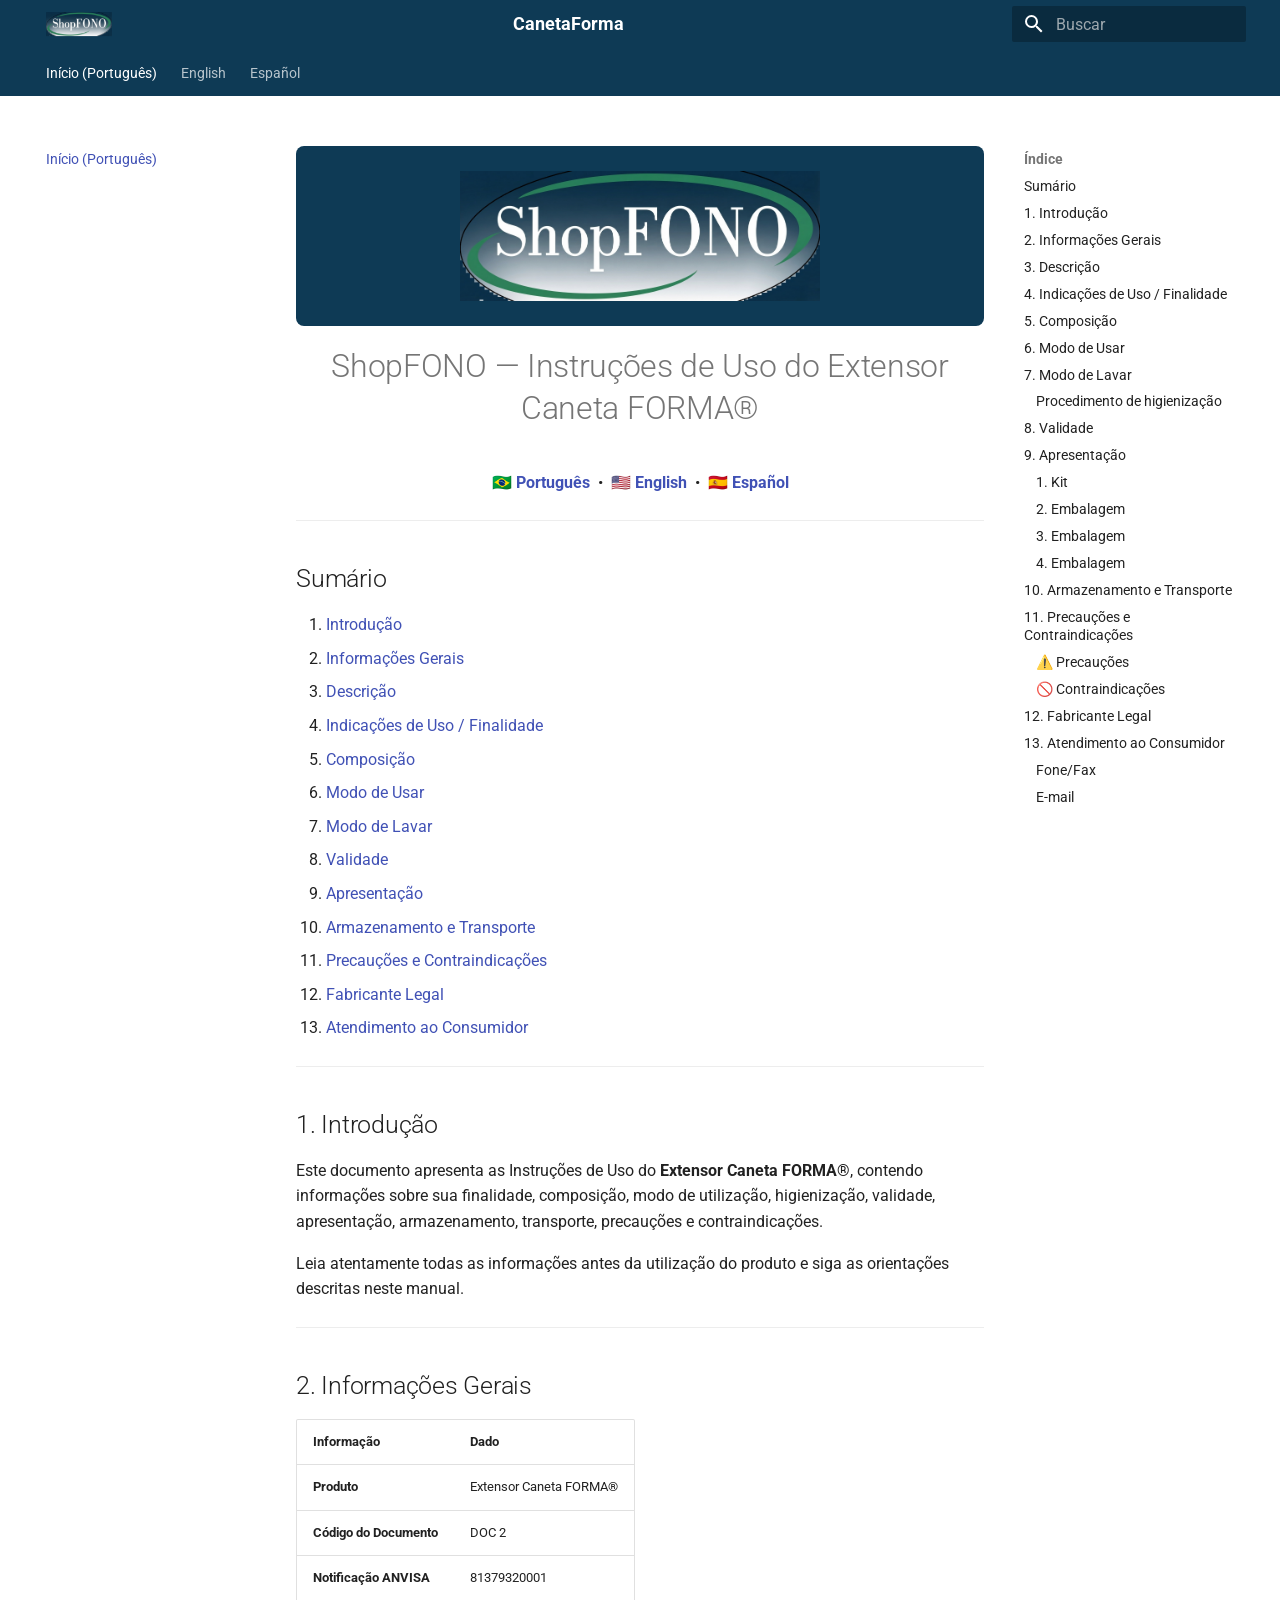
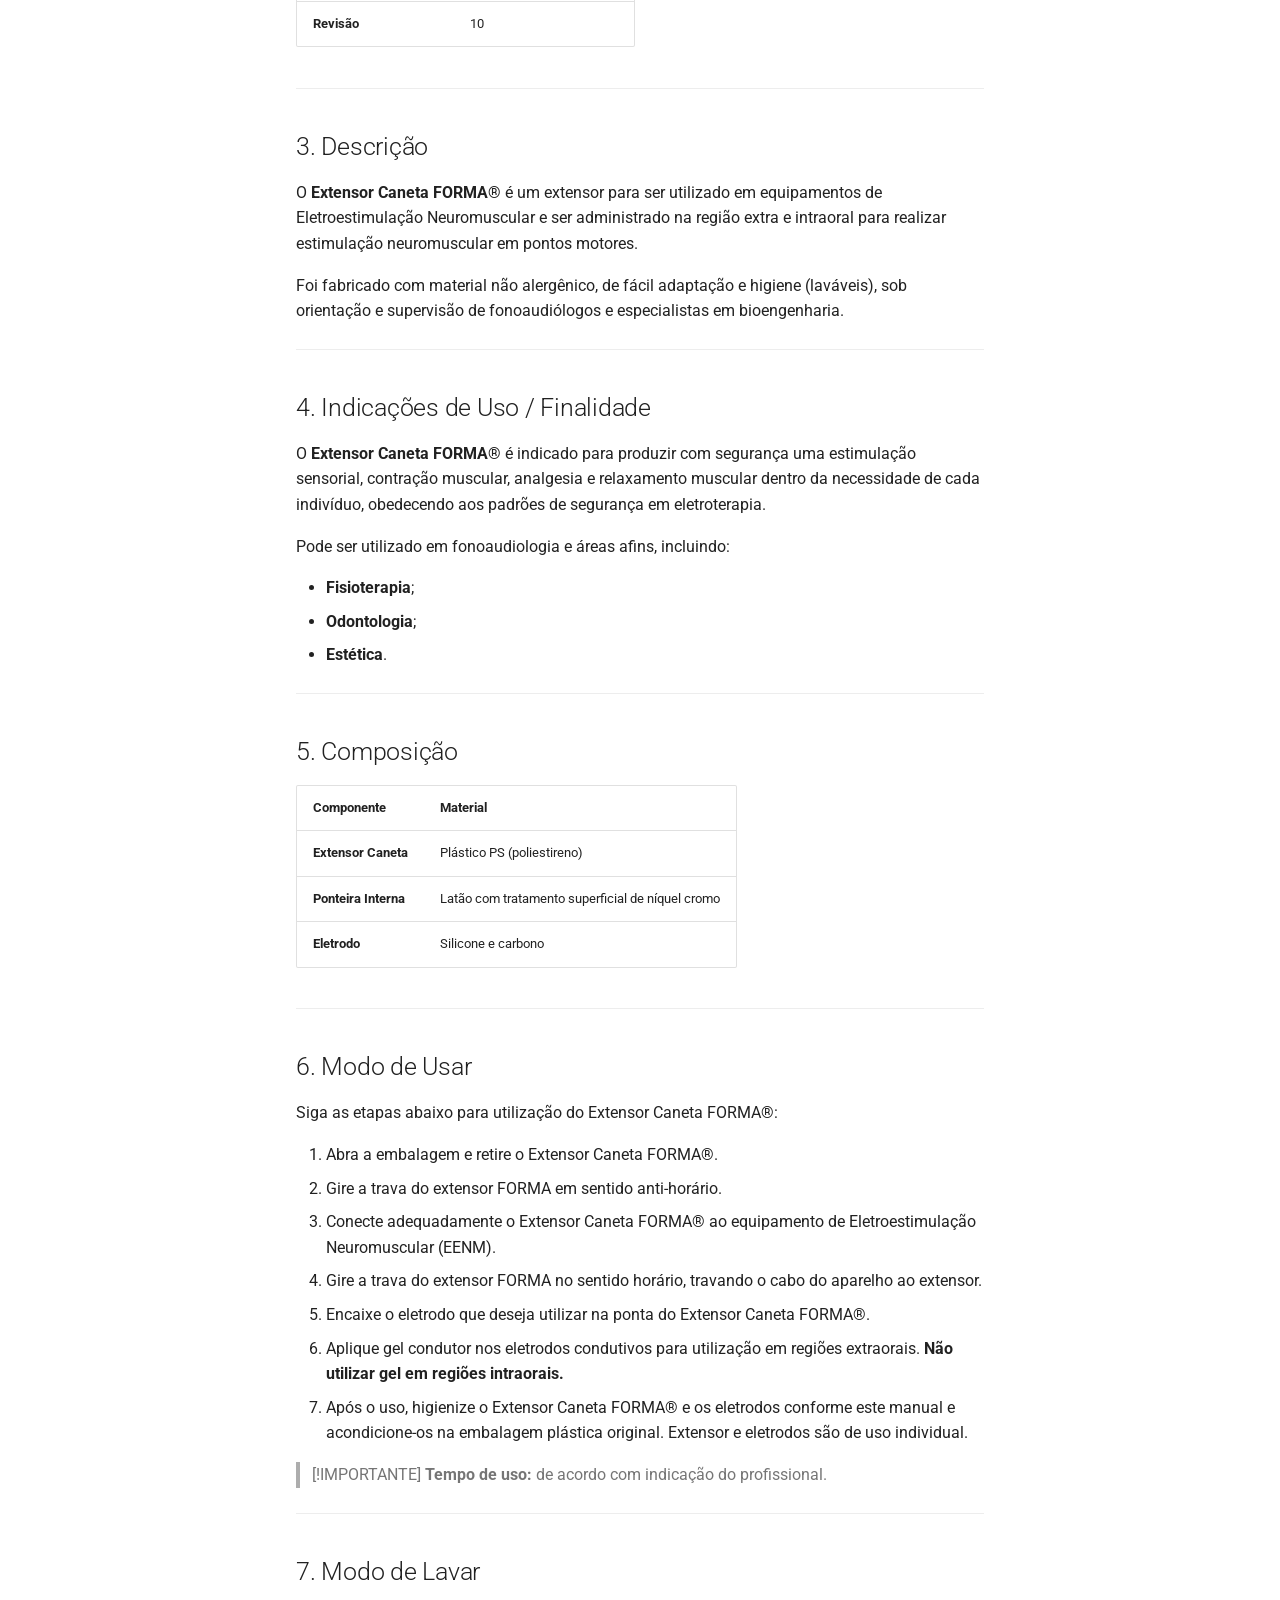
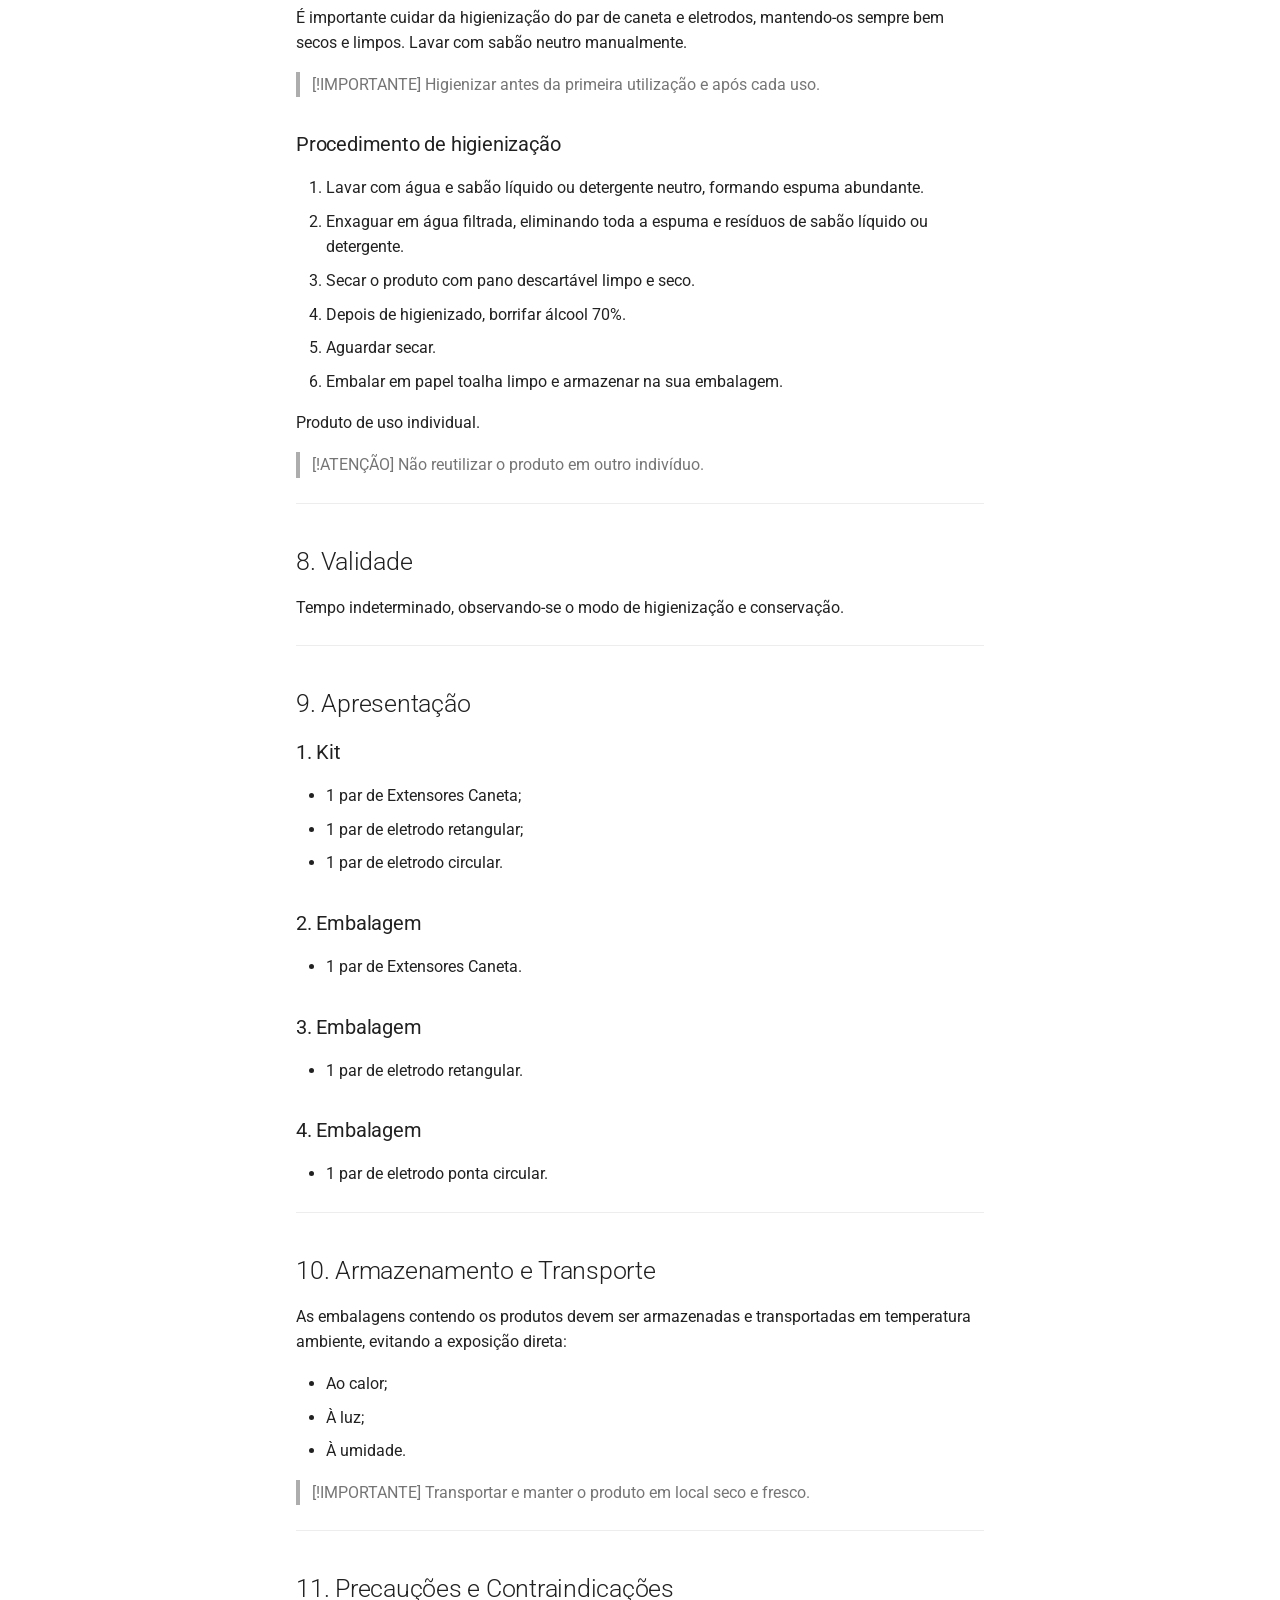
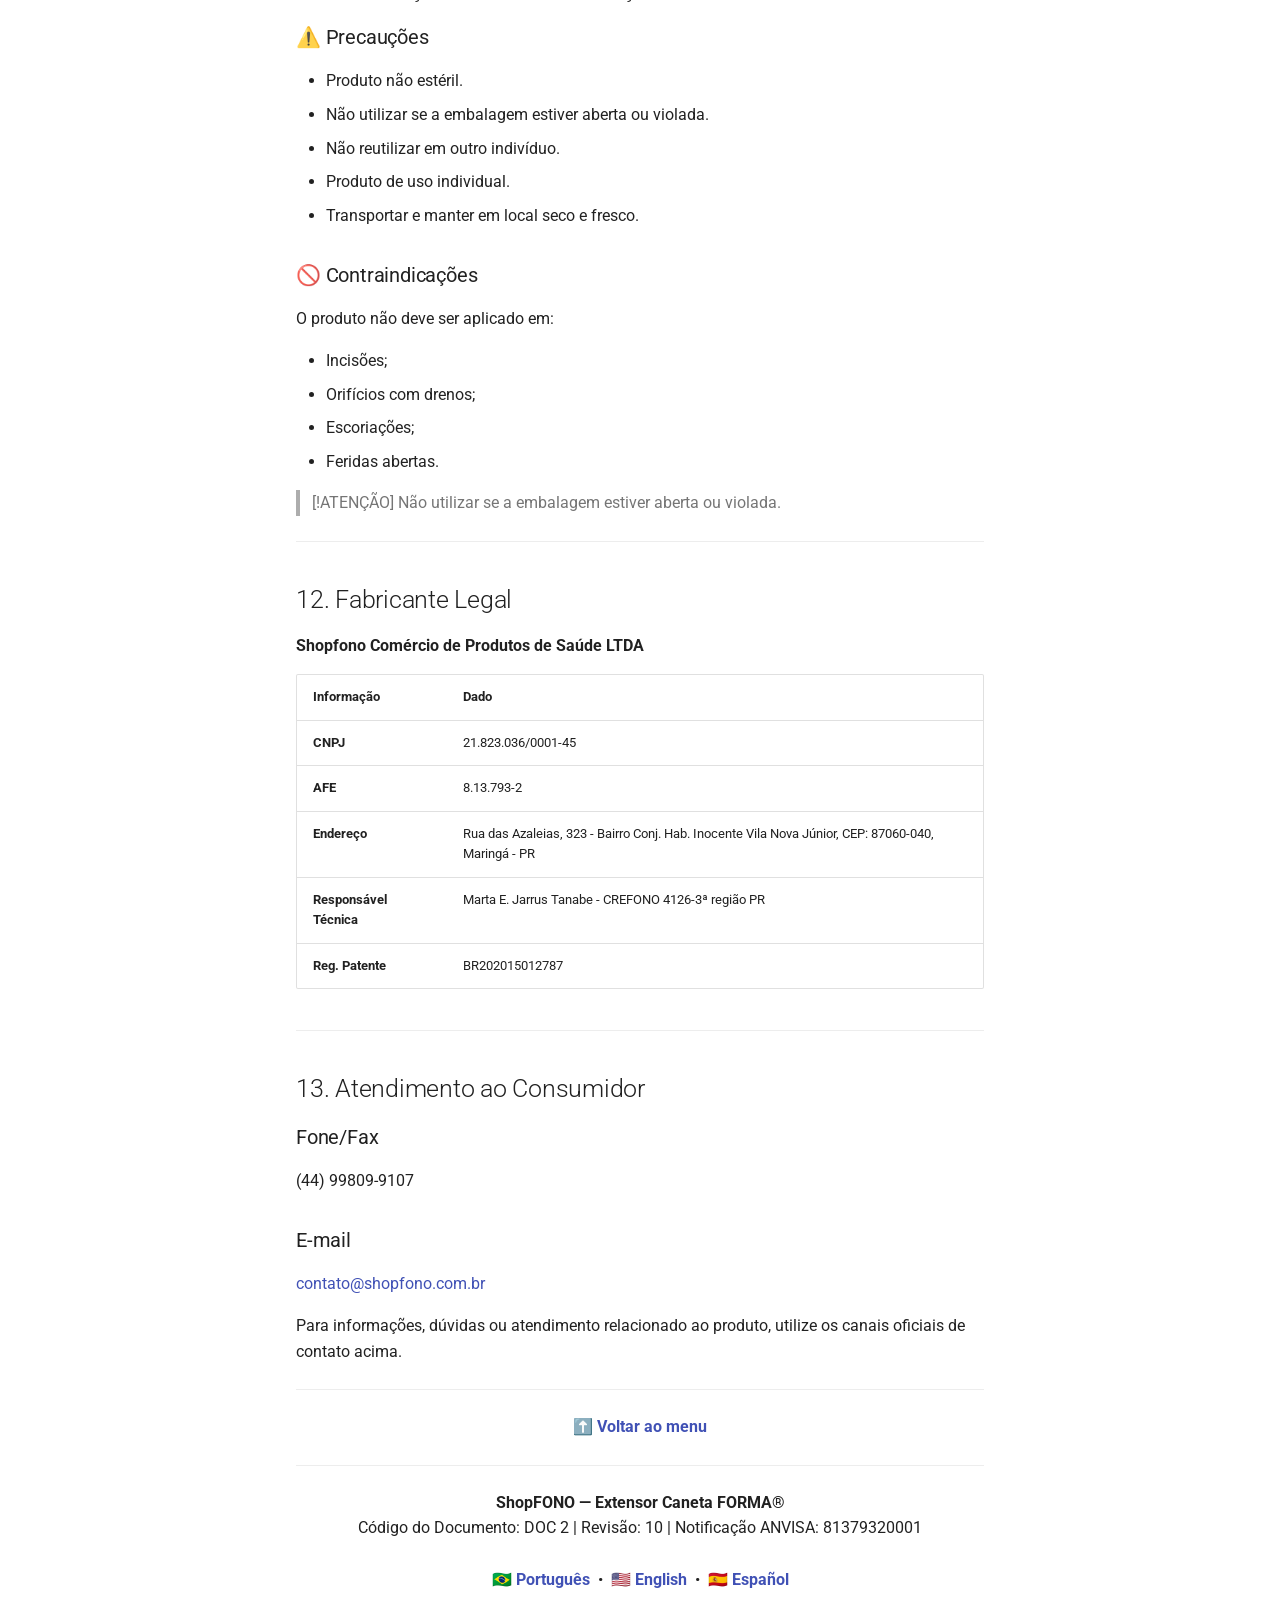
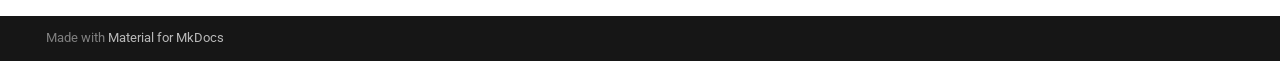
<file: index.html>
<!doctype html>
<html lang="pt" class="no-js">
  <head>
    
      <meta charset="utf-8">
      <meta name="viewport" content="width=device-width,initial-scale=1">
      
      
      
        <link rel="canonical" href="https://shopfono.github.io/CanetaForma/">
      
      
      
        <link rel="next" href="en-US/">
      
      
        
      
      
      <link rel="icon" href="assets/logo.png">
      <meta name="generator" content="mkdocs-1.6.1, mkdocs-material-9.7.6">
    
    
      
        <title>CanetaForma</title>
      
    
    
      <link rel="stylesheet" href="assets/stylesheets/main.484c7ddc.min.css">
      
      


    
    
      
    
    
      
        
        
        <link rel="preconnect" href="https://fonts.gstatic.com" crossorigin>
        <link rel="stylesheet" href="https://fonts.googleapis.com/css?family=Roboto:300,300i,400,400i,700,700i%7CRoboto+Mono:400,400i,700,700i&display=fallback">
        <style>:root{--md-text-font:"Roboto";--md-code-font:"Roboto Mono"}</style>
      
    
    
      <link rel="stylesheet" href="stylesheets/extra.css">
    
    <script>__md_scope=new URL(".",location),__md_hash=e=>[...e].reduce(((e,_)=>(e<<5)-e+_.charCodeAt(0)),0),__md_get=(e,_=localStorage,t=__md_scope)=>JSON.parse(_.getItem(t.pathname+"."+e)),__md_set=(e,_,t=localStorage,a=__md_scope)=>{try{t.setItem(a.pathname+"."+e,JSON.stringify(_))}catch(e){}}</script>
    
      

    
    
  </head>
  
  
    <body dir="ltr">
  
    
    <input class="md-toggle" data-md-toggle="drawer" type="checkbox" id="__drawer" autocomplete="off">
    <input class="md-toggle" data-md-toggle="search" type="checkbox" id="__search" autocomplete="off">
    <label class="md-overlay" for="__drawer"></label>
    <div data-md-component="skip">
      
        
        <a href="#shopfono-instrucoes-de-uso-do-extensor-caneta-forma" class="md-skip">
          Pular para conteúdo
        </a>
      
    </div>
    <div data-md-component="announce">
      
    </div>
    
    
      

<header class="md-header" data-md-component="header">
  <nav class="md-header__inner md-grid" aria-label="Cabeçalho">
    <a href="." title="CanetaForma" class="md-header__button md-logo" aria-label="CanetaForma" data-md-component="logo">
      
  <img src="assets/logo.png" alt="logo">

    </a>
    <label class="md-header__button md-icon" for="__drawer">
      
      <svg xmlns="http://www.w3.org/2000/svg" viewBox="0 0 24 24"><path d="M3 6h18v2H3zm0 5h18v2H3zm0 5h18v2H3z"/></svg>
    </label>
    <div class="md-header__title" data-md-component="header-title">
      <div class="md-header__ellipsis">
        <div class="md-header__topic">
          <span class="md-ellipsis">
            CanetaForma
          </span>
        </div>
        <div class="md-header__topic" data-md-component="header-topic">
          <span class="md-ellipsis">
            
              Início (Português)
            
          </span>
        </div>
      </div>
    </div>
    
    
      <script>var palette=__md_get("__palette");if(palette&&palette.color){if("(prefers-color-scheme)"===palette.color.media){var media=matchMedia("(prefers-color-scheme: light)"),input=document.querySelector(media.matches?"[data-md-color-media='(prefers-color-scheme: light)']":"[data-md-color-media='(prefers-color-scheme: dark)']");palette.color.media=input.getAttribute("data-md-color-media"),palette.color.scheme=input.getAttribute("data-md-color-scheme"),palette.color.primary=input.getAttribute("data-md-color-primary"),palette.color.accent=input.getAttribute("data-md-color-accent")}for(var[key,value]of Object.entries(palette.color))document.body.setAttribute("data-md-color-"+key,value)}</script>
    
    
    
      
      
        <label class="md-header__button md-icon" for="__search">
          
          <svg xmlns="http://www.w3.org/2000/svg" viewBox="0 0 24 24"><path d="M9.5 3A6.5 6.5 0 0 1 16 9.5c0 1.61-.59 3.09-1.56 4.23l.27.27h.79l5 5-1.5 1.5-5-5v-.79l-.27-.27A6.52 6.52 0 0 1 9.5 16 6.5 6.5 0 0 1 3 9.5 6.5 6.5 0 0 1 9.5 3m0 2C7 5 5 7 5 9.5S7 14 9.5 14 14 12 14 9.5 12 5 9.5 5"/></svg>
        </label>
        <div class="md-search" data-md-component="search" role="dialog">
  <label class="md-search__overlay" for="__search"></label>
  <div class="md-search__inner" role="search">
    <form class="md-search__form" name="search">
      <input type="text" class="md-search__input" name="query" aria-label="Buscar" placeholder="Buscar" autocapitalize="off" autocorrect="off" autocomplete="off" spellcheck="false" data-md-component="search-query" required>
      <label class="md-search__icon md-icon" for="__search">
        
        <svg xmlns="http://www.w3.org/2000/svg" viewBox="0 0 24 24"><path d="M9.5 3A6.5 6.5 0 0 1 16 9.5c0 1.61-.59 3.09-1.56 4.23l.27.27h.79l5 5-1.5 1.5-5-5v-.79l-.27-.27A6.52 6.52 0 0 1 9.5 16 6.5 6.5 0 0 1 3 9.5 6.5 6.5 0 0 1 9.5 3m0 2C7 5 5 7 5 9.5S7 14 9.5 14 14 12 14 9.5 12 5 9.5 5"/></svg>
        
        <svg xmlns="http://www.w3.org/2000/svg" viewBox="0 0 24 24"><path d="M20 11v2H8l5.5 5.5-1.42 1.42L4.16 12l7.92-7.92L13.5 5.5 8 11z"/></svg>
      </label>
      <nav class="md-search__options" aria-label="Pesquisar">
        
        <button type="reset" class="md-search__icon md-icon" title="Limpar" aria-label="Limpar" tabindex="-1">
          
          <svg xmlns="http://www.w3.org/2000/svg" viewBox="0 0 24 24"><path d="M19 6.41 17.59 5 12 10.59 6.41 5 5 6.41 10.59 12 5 17.59 6.41 19 12 13.41 17.59 19 19 17.59 13.41 12z"/></svg>
        </button>
      </nav>
      
    </form>
    <div class="md-search__output">
      <div class="md-search__scrollwrap" tabindex="0" data-md-scrollfix>
        <div class="md-search-result" data-md-component="search-result">
          <div class="md-search-result__meta">
            Inicializando busca
          </div>
          <ol class="md-search-result__list" role="presentation"></ol>
        </div>
      </div>
    </div>
  </div>
</div>
      
    
    
  </nav>
  
</header>
    
    <div class="md-container" data-md-component="container">
      
      
        
          
            
<nav class="md-tabs" aria-label="Abas" data-md-component="tabs">
  <div class="md-grid">
    <ul class="md-tabs__list">
      
        
  
  
  
    
  
  
    <li class="md-tabs__item md-tabs__item--active">
      <a href="." class="md-tabs__link">
        
  
  
    
  
  Início (Português)

      </a>
    </li>
  

      
        
  
  
  
  
    <li class="md-tabs__item">
      <a href="en-US/" class="md-tabs__link">
        
  
  
    
  
  English

      </a>
    </li>
  

      
        
  
  
  
  
    <li class="md-tabs__item">
      <a href="es-ES/" class="md-tabs__link">
        
  
  
    
  
  Español

      </a>
    </li>
  

      
    </ul>
  </div>
</nav>
          
        
      
      <main class="md-main" data-md-component="main">
        <div class="md-main__inner md-grid">
          
            
              
              <div class="md-sidebar md-sidebar--primary" data-md-component="sidebar" data-md-type="navigation" >
                <div class="md-sidebar__scrollwrap">
                  <div class="md-sidebar__inner">
                    


  


<nav class="md-nav md-nav--primary md-nav--lifted" aria-label="Navegação" data-md-level="0">
  <label class="md-nav__title" for="__drawer">
    <a href="." title="CanetaForma" class="md-nav__button md-logo" aria-label="CanetaForma" data-md-component="logo">
      
  <img src="assets/logo.png" alt="logo">

    </a>
    CanetaForma
  </label>
  
  <ul class="md-nav__list" data-md-scrollfix>
    
      
      
  
  
    
  
  
  
    <li class="md-nav__item md-nav__item--active">
      
      <input class="md-nav__toggle md-toggle" type="checkbox" id="__toc">
      
      
        
      
      
        <label class="md-nav__link md-nav__link--active" for="__toc">
          
  
  
  <span class="md-ellipsis">
    
  
    Início (Português)
  

    
  </span>
  
  

          <span class="md-nav__icon md-icon"></span>
        </label>
      
      <a href="." class="md-nav__link md-nav__link--active">
        
  
  
  <span class="md-ellipsis">
    
  
    Início (Português)
  

    
  </span>
  
  

      </a>
      
        

<nav class="md-nav md-nav--secondary" aria-label="Índice">
  
  
  
    
  
  
    <label class="md-nav__title" for="__toc">
      <span class="md-nav__icon md-icon"></span>
      Índice
    </label>
    <ul class="md-nav__list" data-md-component="toc" data-md-scrollfix>
      
        <li class="md-nav__item">
  <a href="#sumario" class="md-nav__link">
    <span class="md-ellipsis">
      
        Sumário
      
    </span>
  </a>
  
</li>
      
        <li class="md-nav__item">
  <a href="#1-introducao" class="md-nav__link">
    <span class="md-ellipsis">
      
        1. Introdução
      
    </span>
  </a>
  
</li>
      
        <li class="md-nav__item">
  <a href="#2-informacoes-gerais" class="md-nav__link">
    <span class="md-ellipsis">
      
        2. Informações Gerais
      
    </span>
  </a>
  
</li>
      
        <li class="md-nav__item">
  <a href="#3-descricao" class="md-nav__link">
    <span class="md-ellipsis">
      
        3. Descrição
      
    </span>
  </a>
  
</li>
      
        <li class="md-nav__item">
  <a href="#4-indicacoes-de-uso-finalidade" class="md-nav__link">
    <span class="md-ellipsis">
      
        4. Indicações de Uso / Finalidade
      
    </span>
  </a>
  
</li>
      
        <li class="md-nav__item">
  <a href="#5-composicao" class="md-nav__link">
    <span class="md-ellipsis">
      
        5. Composição
      
    </span>
  </a>
  
</li>
      
        <li class="md-nav__item">
  <a href="#6-modo-de-usar" class="md-nav__link">
    <span class="md-ellipsis">
      
        6. Modo de Usar
      
    </span>
  </a>
  
</li>
      
        <li class="md-nav__item">
  <a href="#7-modo-de-lavar" class="md-nav__link">
    <span class="md-ellipsis">
      
        7. Modo de Lavar
      
    </span>
  </a>
  
    <nav class="md-nav" aria-label="7. Modo de Lavar">
      <ul class="md-nav__list">
        
          <li class="md-nav__item">
  <a href="#procedimento-de-higienizacao" class="md-nav__link">
    <span class="md-ellipsis">
      
        Procedimento de higienização
      
    </span>
  </a>
  
</li>
        
      </ul>
    </nav>
  
</li>
      
        <li class="md-nav__item">
  <a href="#8-validade" class="md-nav__link">
    <span class="md-ellipsis">
      
        8. Validade
      
    </span>
  </a>
  
</li>
      
        <li class="md-nav__item">
  <a href="#9-apresentacao" class="md-nav__link">
    <span class="md-ellipsis">
      
        9. Apresentação
      
    </span>
  </a>
  
    <nav class="md-nav" aria-label="9. Apresentação">
      <ul class="md-nav__list">
        
          <li class="md-nav__item">
  <a href="#1-kit" class="md-nav__link">
    <span class="md-ellipsis">
      
        1. Kit
      
    </span>
  </a>
  
</li>
        
          <li class="md-nav__item">
  <a href="#2-embalagem" class="md-nav__link">
    <span class="md-ellipsis">
      
        2. Embalagem
      
    </span>
  </a>
  
</li>
        
          <li class="md-nav__item">
  <a href="#3-embalagem" class="md-nav__link">
    <span class="md-ellipsis">
      
        3. Embalagem
      
    </span>
  </a>
  
</li>
        
          <li class="md-nav__item">
  <a href="#4-embalagem" class="md-nav__link">
    <span class="md-ellipsis">
      
        4. Embalagem
      
    </span>
  </a>
  
</li>
        
      </ul>
    </nav>
  
</li>
      
        <li class="md-nav__item">
  <a href="#10-armazenamento-e-transporte" class="md-nav__link">
    <span class="md-ellipsis">
      
        10. Armazenamento e Transporte
      
    </span>
  </a>
  
</li>
      
        <li class="md-nav__item">
  <a href="#11-precaucoes-e-contraindicacoes" class="md-nav__link">
    <span class="md-ellipsis">
      
        11. Precauções e Contraindicações
      
    </span>
  </a>
  
    <nav class="md-nav" aria-label="11. Precauções e Contraindicações">
      <ul class="md-nav__list">
        
          <li class="md-nav__item">
  <a href="#precaucoes" class="md-nav__link">
    <span class="md-ellipsis">
      
        ⚠️ Precauções
      
    </span>
  </a>
  
</li>
        
          <li class="md-nav__item">
  <a href="#contraindicacoes" class="md-nav__link">
    <span class="md-ellipsis">
      
        🚫 Contraindicações
      
    </span>
  </a>
  
</li>
        
      </ul>
    </nav>
  
</li>
      
        <li class="md-nav__item">
  <a href="#12-fabricante-legal" class="md-nav__link">
    <span class="md-ellipsis">
      
        12. Fabricante Legal
      
    </span>
  </a>
  
</li>
      
        <li class="md-nav__item">
  <a href="#13-atendimento-ao-consumidor" class="md-nav__link">
    <span class="md-ellipsis">
      
        13. Atendimento ao Consumidor
      
    </span>
  </a>
  
    <nav class="md-nav" aria-label="13. Atendimento ao Consumidor">
      <ul class="md-nav__list">
        
          <li class="md-nav__item">
  <a href="#fonefax" class="md-nav__link">
    <span class="md-ellipsis">
      
        Fone/Fax
      
    </span>
  </a>
  
</li>
        
          <li class="md-nav__item">
  <a href="#e-mail" class="md-nav__link">
    <span class="md-ellipsis">
      
        E-mail
      
    </span>
  </a>
  
</li>
        
      </ul>
    </nav>
  
</li>
      
    </ul>
  
</nav>
      
    </li>
  

    
      
      
  
  
  
  
    <li class="md-nav__item">
      <a href="en-US/" class="md-nav__link">
        
  
  
  <span class="md-ellipsis">
    
  
    English
  

    
  </span>
  
  

      </a>
    </li>
  

    
      
      
  
  
  
  
    <li class="md-nav__item">
      <a href="es-ES/" class="md-nav__link">
        
  
  
  <span class="md-ellipsis">
    
  
    Español
  

    
  </span>
  
  

      </a>
    </li>
  

    
  </ul>
</nav>
                  </div>
                </div>
              </div>
            
            
              
              <div class="md-sidebar md-sidebar--secondary" data-md-component="sidebar" data-md-type="toc" >
                <div class="md-sidebar__scrollwrap">
                  <div class="md-sidebar__inner">
                    

<nav class="md-nav md-nav--secondary" aria-label="Índice">
  
  
  
    
  
  
    <label class="md-nav__title" for="__toc">
      <span class="md-nav__icon md-icon"></span>
      Índice
    </label>
    <ul class="md-nav__list" data-md-component="toc" data-md-scrollfix>
      
        <li class="md-nav__item">
  <a href="#sumario" class="md-nav__link">
    <span class="md-ellipsis">
      
        Sumário
      
    </span>
  </a>
  
</li>
      
        <li class="md-nav__item">
  <a href="#1-introducao" class="md-nav__link">
    <span class="md-ellipsis">
      
        1. Introdução
      
    </span>
  </a>
  
</li>
      
        <li class="md-nav__item">
  <a href="#2-informacoes-gerais" class="md-nav__link">
    <span class="md-ellipsis">
      
        2. Informações Gerais
      
    </span>
  </a>
  
</li>
      
        <li class="md-nav__item">
  <a href="#3-descricao" class="md-nav__link">
    <span class="md-ellipsis">
      
        3. Descrição
      
    </span>
  </a>
  
</li>
      
        <li class="md-nav__item">
  <a href="#4-indicacoes-de-uso-finalidade" class="md-nav__link">
    <span class="md-ellipsis">
      
        4. Indicações de Uso / Finalidade
      
    </span>
  </a>
  
</li>
      
        <li class="md-nav__item">
  <a href="#5-composicao" class="md-nav__link">
    <span class="md-ellipsis">
      
        5. Composição
      
    </span>
  </a>
  
</li>
      
        <li class="md-nav__item">
  <a href="#6-modo-de-usar" class="md-nav__link">
    <span class="md-ellipsis">
      
        6. Modo de Usar
      
    </span>
  </a>
  
</li>
      
        <li class="md-nav__item">
  <a href="#7-modo-de-lavar" class="md-nav__link">
    <span class="md-ellipsis">
      
        7. Modo de Lavar
      
    </span>
  </a>
  
    <nav class="md-nav" aria-label="7. Modo de Lavar">
      <ul class="md-nav__list">
        
          <li class="md-nav__item">
  <a href="#procedimento-de-higienizacao" class="md-nav__link">
    <span class="md-ellipsis">
      
        Procedimento de higienização
      
    </span>
  </a>
  
</li>
        
      </ul>
    </nav>
  
</li>
      
        <li class="md-nav__item">
  <a href="#8-validade" class="md-nav__link">
    <span class="md-ellipsis">
      
        8. Validade
      
    </span>
  </a>
  
</li>
      
        <li class="md-nav__item">
  <a href="#9-apresentacao" class="md-nav__link">
    <span class="md-ellipsis">
      
        9. Apresentação
      
    </span>
  </a>
  
    <nav class="md-nav" aria-label="9. Apresentação">
      <ul class="md-nav__list">
        
          <li class="md-nav__item">
  <a href="#1-kit" class="md-nav__link">
    <span class="md-ellipsis">
      
        1. Kit
      
    </span>
  </a>
  
</li>
        
          <li class="md-nav__item">
  <a href="#2-embalagem" class="md-nav__link">
    <span class="md-ellipsis">
      
        2. Embalagem
      
    </span>
  </a>
  
</li>
        
          <li class="md-nav__item">
  <a href="#3-embalagem" class="md-nav__link">
    <span class="md-ellipsis">
      
        3. Embalagem
      
    </span>
  </a>
  
</li>
        
          <li class="md-nav__item">
  <a href="#4-embalagem" class="md-nav__link">
    <span class="md-ellipsis">
      
        4. Embalagem
      
    </span>
  </a>
  
</li>
        
      </ul>
    </nav>
  
</li>
      
        <li class="md-nav__item">
  <a href="#10-armazenamento-e-transporte" class="md-nav__link">
    <span class="md-ellipsis">
      
        10. Armazenamento e Transporte
      
    </span>
  </a>
  
</li>
      
        <li class="md-nav__item">
  <a href="#11-precaucoes-e-contraindicacoes" class="md-nav__link">
    <span class="md-ellipsis">
      
        11. Precauções e Contraindicações
      
    </span>
  </a>
  
    <nav class="md-nav" aria-label="11. Precauções e Contraindicações">
      <ul class="md-nav__list">
        
          <li class="md-nav__item">
  <a href="#precaucoes" class="md-nav__link">
    <span class="md-ellipsis">
      
        ⚠️ Precauções
      
    </span>
  </a>
  
</li>
        
          <li class="md-nav__item">
  <a href="#contraindicacoes" class="md-nav__link">
    <span class="md-ellipsis">
      
        🚫 Contraindicações
      
    </span>
  </a>
  
</li>
        
      </ul>
    </nav>
  
</li>
      
        <li class="md-nav__item">
  <a href="#12-fabricante-legal" class="md-nav__link">
    <span class="md-ellipsis">
      
        12. Fabricante Legal
      
    </span>
  </a>
  
</li>
      
        <li class="md-nav__item">
  <a href="#13-atendimento-ao-consumidor" class="md-nav__link">
    <span class="md-ellipsis">
      
        13. Atendimento ao Consumidor
      
    </span>
  </a>
  
    <nav class="md-nav" aria-label="13. Atendimento ao Consumidor">
      <ul class="md-nav__list">
        
          <li class="md-nav__item">
  <a href="#fonefax" class="md-nav__link">
    <span class="md-ellipsis">
      
        Fone/Fax
      
    </span>
  </a>
  
</li>
        
          <li class="md-nav__item">
  <a href="#e-mail" class="md-nav__link">
    <span class="md-ellipsis">
      
        E-mail
      
    </span>
  </a>
  
</li>
        
      </ul>
    </nav>
  
</li>
      
    </ul>
  
</nav>
                  </div>
                </div>
              </div>
            
          
          
            <div class="md-content" data-md-component="content">
              
              <article class="md-content__inner md-typeset">
                
                  



<div align="center" style="background-color: #0E3A55; padding: 25px 15px; border-radius: 8px; margin-bottom: 20px;">
  <img src="assets/logo.png" alt="ShopFONO Logo" width="360" style="display: block; margin: 0 auto;" />
</div>

<h1 id="shopfono-instrucoes-de-uso-do-extensor-caneta-forma">ShopFONO — Instruções de Uso do Extensor Caneta FORMA®</h1>
<p align="center">
  <a href="../"><b>🇧🇷 Português</b></a> &nbsp;•&nbsp;
  <a href="../en-US/"><b>🇺🇸 English</b></a> &nbsp;•&nbsp;
  <a href="../es-ES/"><b>🇪🇸 Español</b></a>
</p>

<hr />
<h2 id="sumario">Sumário</h2>
<ol>
<li><a href="#1-introdução">Introdução</a></li>
<li><a href="#2-informações-gerais">Informações Gerais</a></li>
<li><a href="#3-descrição">Descrição</a></li>
<li><a href="#4-indicações-de-uso--finalidade">Indicações de Uso / Finalidade</a></li>
<li><a href="#5-composição">Composição</a></li>
<li><a href="#6-modo-de-usar">Modo de Usar</a></li>
<li><a href="#7-modo-de-lavar">Modo de Lavar</a></li>
<li><a href="#8-validade">Validade</a></li>
<li><a href="#9-apresentação">Apresentação</a></li>
<li><a href="#10-armazenamento-e-transporte">Armazenamento e Transporte</a></li>
<li><a href="#11-precauções-e-contraindicações">Precauções e Contraindicações</a></li>
<li><a href="#12-fabricante-legal">Fabricante Legal</a></li>
<li><a href="#13-atendimento-ao-consumidor">Atendimento ao Consumidor</a></li>
</ol>
<hr />
<h2 id="1-introducao">1. Introdução</h2>
<p>Este documento apresenta as Instruções de Uso do <strong>Extensor Caneta FORMA®</strong>, contendo informações sobre sua finalidade, composição, modo de utilização, higienização, validade, apresentação, armazenamento, transporte, precauções e contraindicações.</p>
<p>Leia atentamente todas as informações antes da utilização do produto e siga as orientações descritas neste manual.</p>
<hr />
<h2 id="2-informacoes-gerais">2. Informações Gerais</h2>
<table>
<thead>
<tr>
<th>Informação</th>
<th>Dado</th>
</tr>
</thead>
<tbody>
<tr>
<td><strong>Produto</strong></td>
<td>Extensor Caneta FORMA®</td>
</tr>
<tr>
<td><strong>Código do Documento</strong></td>
<td>DOC 2</td>
</tr>
<tr>
<td><strong>Notificação ANVISA</strong></td>
<td>81379320001</td>
</tr>
<tr>
<td><strong>Revisão</strong></td>
<td>10</td>
</tr>
</tbody>
</table>
<hr />
<h2 id="3-descricao">3. Descrição</h2>
<p>O <strong>Extensor Caneta FORMA®</strong> é um extensor para ser utilizado em equipamentos de Eletroestimulação Neuromuscular e ser administrado na região extra e intraoral para realizar estimulação neuromuscular em pontos motores.</p>
<p>Foi fabricado com material não alergênico, de fácil adaptação e higiene (laváveis), sob orientação e supervisão de fonoaudiólogos e especialistas em bioengenharia.</p>
<hr />
<h2 id="4-indicacoes-de-uso-finalidade">4. Indicações de Uso / Finalidade</h2>
<p>O <strong>Extensor Caneta FORMA®</strong> é indicado para produzir com segurança uma estimulação sensorial, contração muscular, analgesia e relaxamento muscular dentro da necessidade de cada indivíduo, obedecendo aos padrões de segurança em eletroterapia.</p>
<p>Pode ser utilizado em fonoaudiologia e áreas afins, incluindo:</p>
<ul>
<li><strong>Fisioterapia</strong>;</li>
<li><strong>Odontologia</strong>;</li>
<li><strong>Estética</strong>.</li>
</ul>
<hr />
<h2 id="5-composicao">5. Composição</h2>
<table>
<thead>
<tr>
<th>Componente</th>
<th>Material</th>
</tr>
</thead>
<tbody>
<tr>
<td><strong>Extensor Caneta</strong></td>
<td>Plástico PS (poliestireno)</td>
</tr>
<tr>
<td><strong>Ponteira Interna</strong></td>
<td>Latão com tratamento superficial de níquel cromo</td>
</tr>
<tr>
<td><strong>Eletrodo</strong></td>
<td>Silicone e carbono</td>
</tr>
</tbody>
</table>
<hr />
<h2 id="6-modo-de-usar">6. Modo de Usar</h2>
<p>Siga as etapas abaixo para utilização do Extensor Caneta FORMA®:</p>
<ol>
<li>Abra a embalagem e retire o Extensor Caneta FORMA®.</li>
<li>Gire a trava do extensor FORMA em sentido anti-horário.</li>
<li>Conecte adequadamente o Extensor Caneta FORMA® ao equipamento de Eletroestimulação Neuromuscular (EENM).</li>
<li>Gire a trava do extensor FORMA no sentido horário, travando o cabo do aparelho ao extensor.</li>
<li>Encaixe o eletrodo que deseja utilizar na ponta do Extensor Caneta FORMA®.</li>
<li>Aplique gel condutor nos eletrodos condutivos para utilização em regiões extraorais. <strong>Não utilizar gel em regiões intraorais.</strong></li>
<li>Após o uso, higienize o Extensor Caneta FORMA® e os eletrodos conforme este manual e acondicione-os na embalagem plástica original. Extensor e eletrodos são de uso individual.</li>
</ol>
<blockquote>
<p>[!IMPORTANTE]
<strong>Tempo de uso:</strong> de acordo com indicação do profissional.</p>
</blockquote>
<hr />
<h2 id="7-modo-de-lavar">7. Modo de Lavar</h2>
<p>É importante cuidar da higienização do par de caneta e eletrodos, mantendo-os sempre bem secos e limpos. Lavar com sabão neutro manualmente.</p>
<blockquote>
<p>[!IMPORTANTE]
Higienizar antes da primeira utilização e após cada uso.</p>
</blockquote>
<h3 id="procedimento-de-higienizacao">Procedimento de higienização</h3>
<ol>
<li>Lavar com água e sabão líquido ou detergente neutro, formando espuma abundante.</li>
<li>Enxaguar em água filtrada, eliminando toda a espuma e resíduos de sabão líquido ou detergente.</li>
<li>Secar o produto com pano descartável limpo e seco.</li>
<li>Depois de higienizado, borrifar álcool 70%.</li>
<li>Aguardar secar.</li>
<li>Embalar em papel toalha limpo e armazenar na sua embalagem.</li>
</ol>
<p>Produto de uso individual.</p>
<blockquote>
<p>[!ATENÇÃO]
Não reutilizar o produto em outro indivíduo.</p>
</blockquote>
<hr />
<h2 id="8-validade">8. Validade</h2>
<p>Tempo indeterminado, observando-se o modo de higienização e conservação.</p>
<hr />
<h2 id="9-apresentacao">9. Apresentação</h2>
<h3 id="1-kit">1. Kit</h3>
<ul>
<li>1 par de Extensores Caneta;</li>
<li>1 par de eletrodo retangular;</li>
<li>1 par de eletrodo circular.</li>
</ul>
<h3 id="2-embalagem">2. Embalagem</h3>
<ul>
<li>1 par de Extensores Caneta.</li>
</ul>
<h3 id="3-embalagem">3. Embalagem</h3>
<ul>
<li>1 par de eletrodo retangular.</li>
</ul>
<h3 id="4-embalagem">4. Embalagem</h3>
<ul>
<li>1 par de eletrodo ponta circular.</li>
</ul>
<hr />
<h2 id="10-armazenamento-e-transporte">10. Armazenamento e Transporte</h2>
<p>As embalagens contendo os produtos devem ser armazenadas e transportadas em temperatura ambiente, evitando a exposição direta:</p>
<ul>
<li>Ao calor;</li>
<li>À luz;</li>
<li>À umidade.</li>
</ul>
<blockquote>
<p>[!IMPORTANTE]
Transportar e manter o produto em local seco e fresco.</p>
</blockquote>
<hr />
<h2 id="11-precaucoes-e-contraindicacoes">11. Precauções e Contraindicações</h2>
<h3 id="precaucoes">⚠️ Precauções</h3>
<ul>
<li>Produto não estéril.</li>
<li>Não utilizar se a embalagem estiver aberta ou violada.</li>
<li>Não reutilizar em outro indivíduo.</li>
<li>Produto de uso individual.</li>
<li>Transportar e manter em local seco e fresco.</li>
</ul>
<h3 id="contraindicacoes">🚫 Contraindicações</h3>
<p>O produto não deve ser aplicado em:</p>
<ul>
<li>Incisões;</li>
<li>Orifícios com drenos;</li>
<li>Escoriações;</li>
<li>Feridas abertas.</li>
</ul>
<blockquote>
<p>[!ATENÇÃO]
Não utilizar se a embalagem estiver aberta ou violada.</p>
</blockquote>
<hr />
<h2 id="12-fabricante-legal">12. Fabricante Legal</h2>
<p><strong>Shopfono Comércio de Produtos de Saúde LTDA</strong></p>
<table>
<thead>
<tr>
<th>Informação</th>
<th>Dado</th>
</tr>
</thead>
<tbody>
<tr>
<td><strong>CNPJ</strong></td>
<td>21.823.036/0001-45</td>
</tr>
<tr>
<td><strong>AFE</strong></td>
<td>8.13.793-2</td>
</tr>
<tr>
<td><strong>Endereço</strong></td>
<td>Rua das Azaleias, 323 - Bairro Conj. Hab. Inocente Vila Nova Júnior, CEP: 87060-040, Maringá - PR</td>
</tr>
<tr>
<td><strong>Responsável Técnica</strong></td>
<td>Marta E. Jarrus Tanabe - CREFONO 4126-3ª região PR</td>
</tr>
<tr>
<td><strong>Reg. Patente</strong></td>
<td>BR202015012787</td>
</tr>
</tbody>
</table>
<hr />
<h2 id="13-atendimento-ao-consumidor">13. Atendimento ao Consumidor</h2>
<h3 id="fonefax">Fone/Fax</h3>
<p>(44) 99809-9107</p>
<h3 id="e-mail">E-mail</h3>
<p><a href="mailto:contato@shopfono.com.br">contato@shopfono.com.br</a></p>
<p>Para informações, dúvidas ou atendimento relacionado ao produto, utilize os canais oficiais de contato acima.</p>
<hr />
<p align="center">
  <a href="#sumário"><b>⬆️ Voltar ao menu</b></a>
</p>

<hr />
<p align="center">
  <b>ShopFONO — Extensor Caneta FORMA®</b><br>
  Código do Documento: DOC 2 | Revisão: 10 | Notificação ANVISA: 81379320001<br><br>
  <a href="index.md"><b>🇧🇷 Português</b></a> &nbsp;•&nbsp;
  <a href="en-US/README.md"><b>🇺🇸 English</b></a> &nbsp;•&nbsp;
  <a href="es-ES/README.md"><b>🇪🇸 Español</b></a>
</p>












                
              </article>
            </div>
          
          
<script>var target=document.getElementById(location.hash.slice(1));target&&target.name&&(target.checked=target.name.startsWith("__tabbed_"))</script>
        </div>
        
          <button type="button" class="md-top md-icon" data-md-component="top" hidden>
  
  <svg xmlns="http://www.w3.org/2000/svg" viewBox="0 0 24 24"><path d="M13 20h-2V8l-5.5 5.5-1.42-1.42L12 4.16l7.92 7.92-1.42 1.42L13 8z"/></svg>
  Voltar para o topo
</button>
        
      </main>
      
        <footer class="md-footer">
  
  <div class="md-footer-meta md-typeset">
    <div class="md-footer-meta__inner md-grid">
      <div class="md-copyright">
  
  
    Made with
    <a href="https://squidfunk.github.io/mkdocs-material/" target="_blank" rel="noopener">
      Material for MkDocs
    </a>
  
</div>
      
    </div>
  </div>
</footer>
      
    </div>
    <div class="md-dialog" data-md-component="dialog">
      <div class="md-dialog__inner md-typeset"></div>
    </div>
    
    
    
      
      
      <script id="__config" type="application/json">{"annotate": null, "base": ".", "features": ["navigation.tabs", "navigation.sections", "navigation.top", "search.highlight", "content.code.copy"], "search": "assets/javascripts/workers/search.2c215733.min.js", "tags": null, "translations": {"clipboard.copied": "Copiado para \u00e1rea de transfer\u00eancia", "clipboard.copy": "Copiar para \u00e1rea de transfer\u00eancia", "search.result.more.one": "mais 1 nesta p\u00e1gina", "search.result.more.other": "# mais nesta p\u00e1gina", "search.result.none": "Nenhum documento encontrado", "search.result.one": "1 documento encontrado", "search.result.other": "# documentos encontrados", "search.result.placeholder": "Digite para iniciar a busca", "search.result.term.missing": "Ausente", "select.version": "Selecione a vers\u00e3o"}, "version": null}</script>
    
    
      <script src="assets/javascripts/bundle.79ae519e.min.js"></script>
      
    
  </body>
</html>
</file>
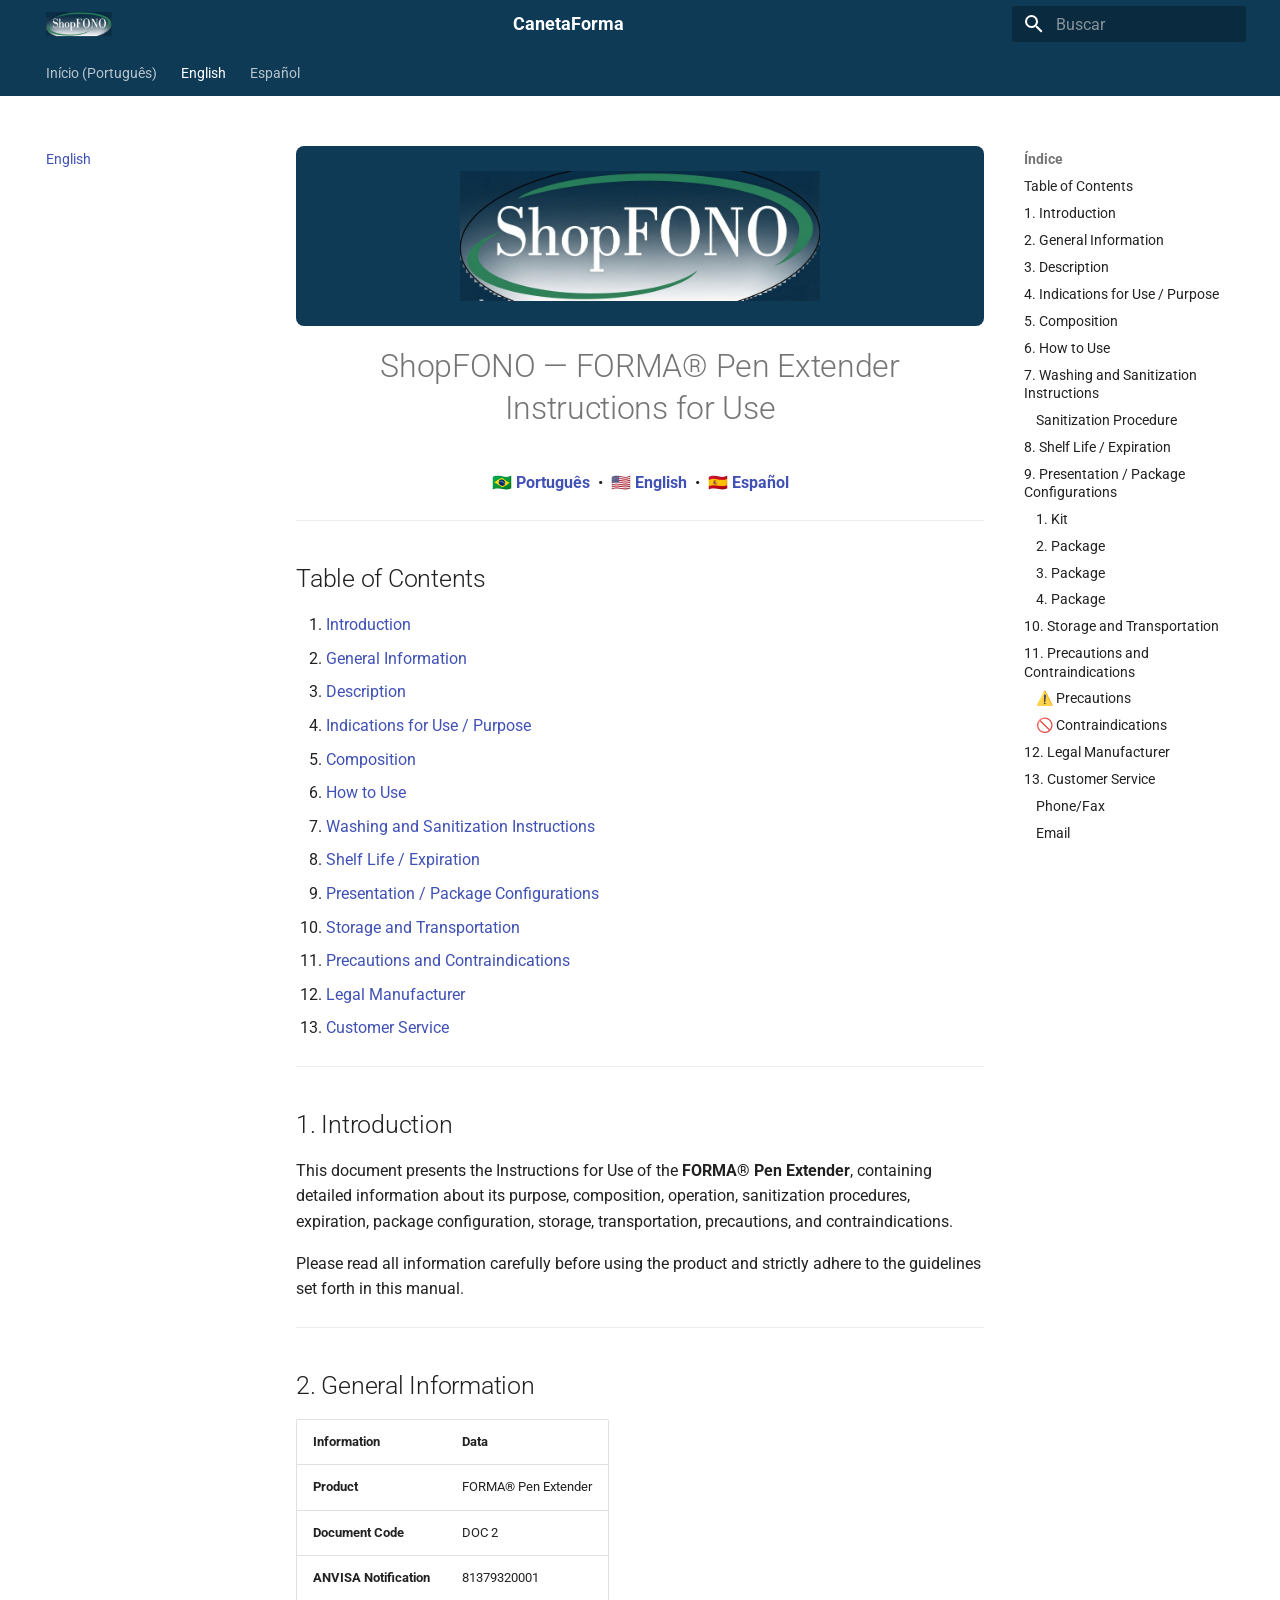
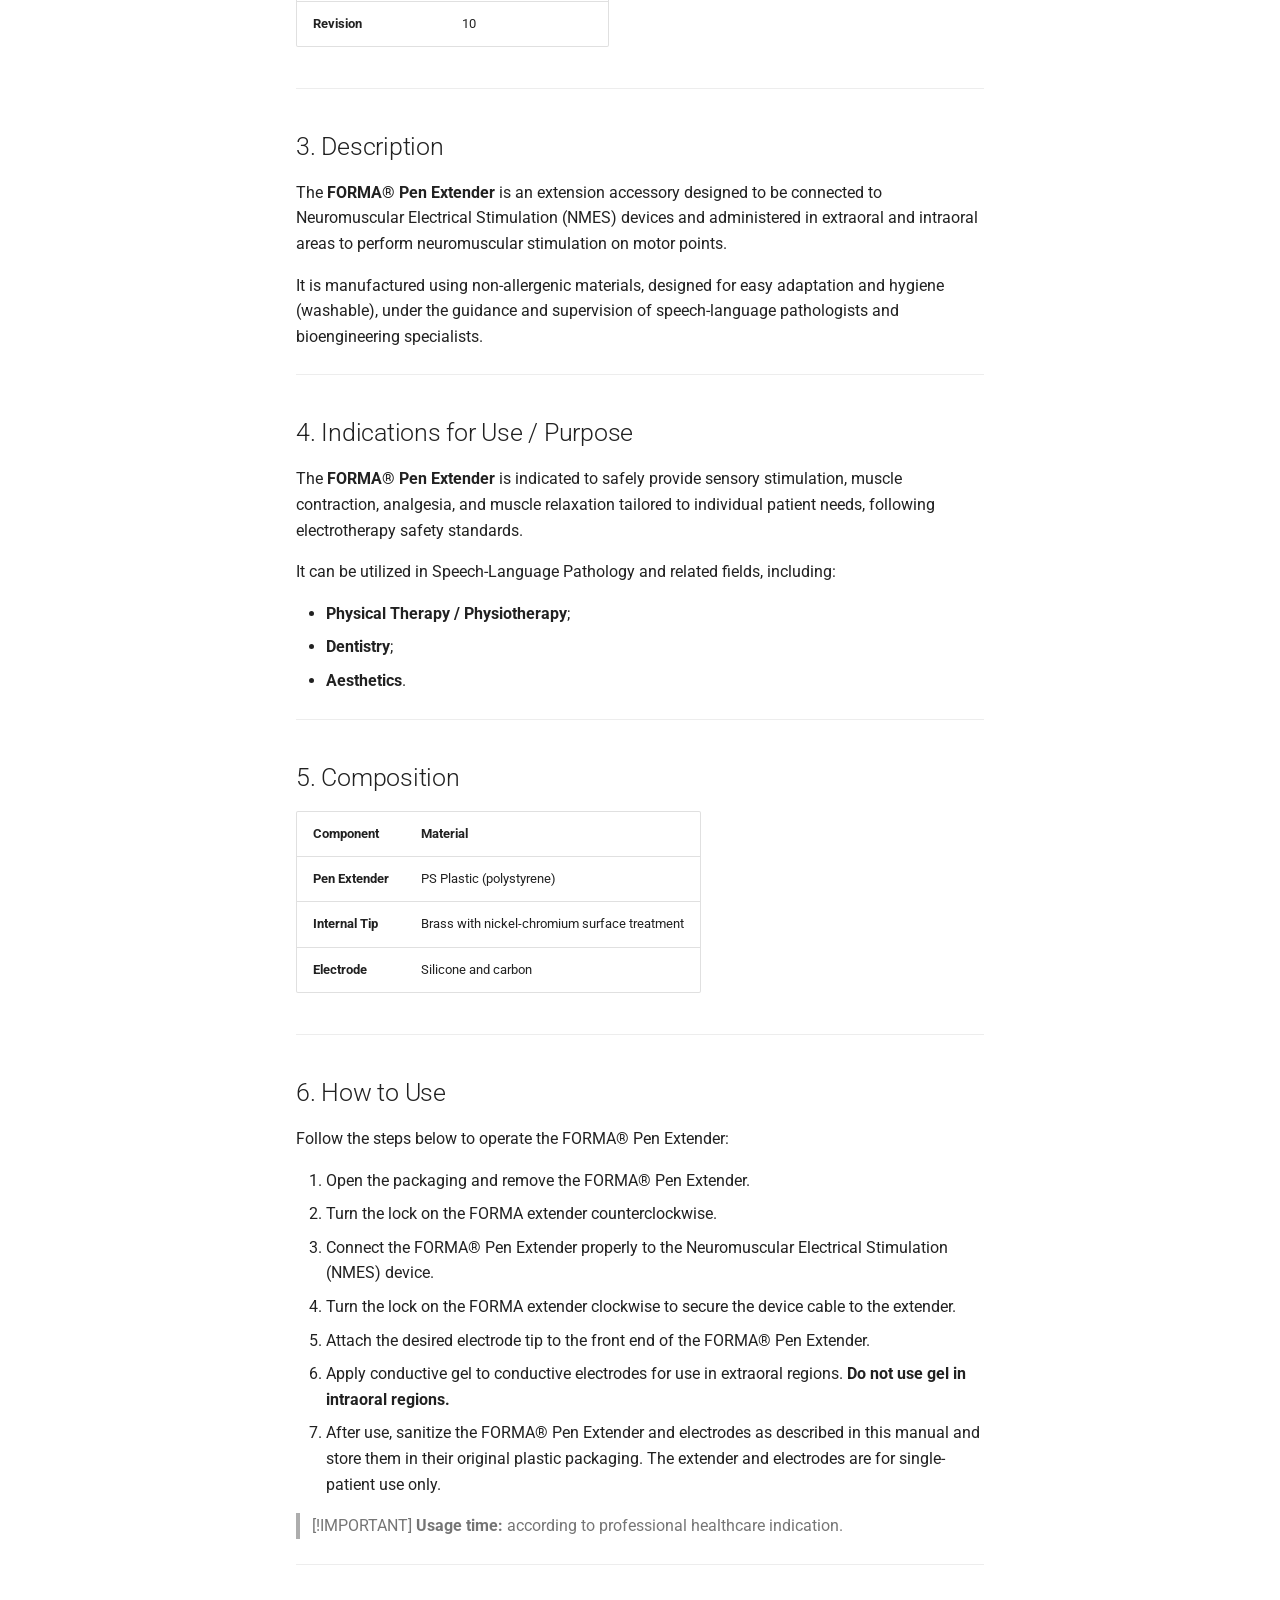
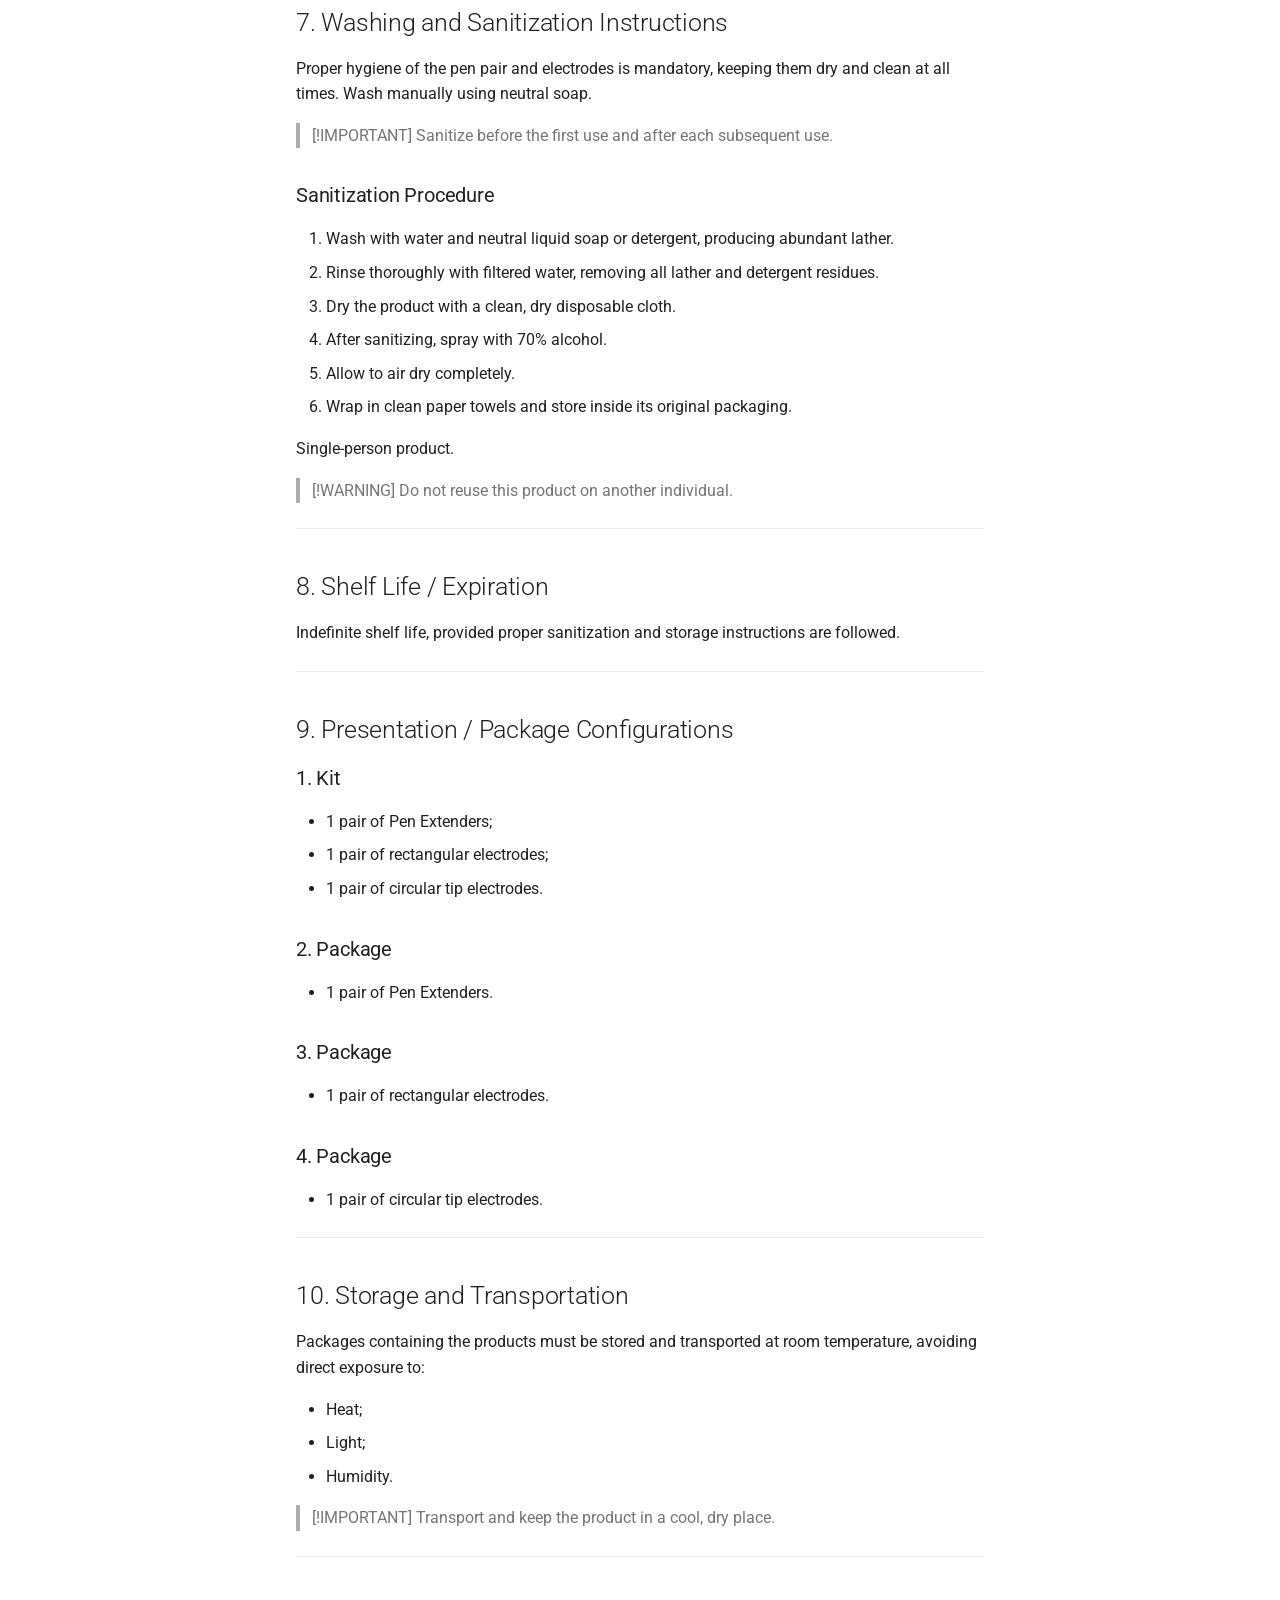
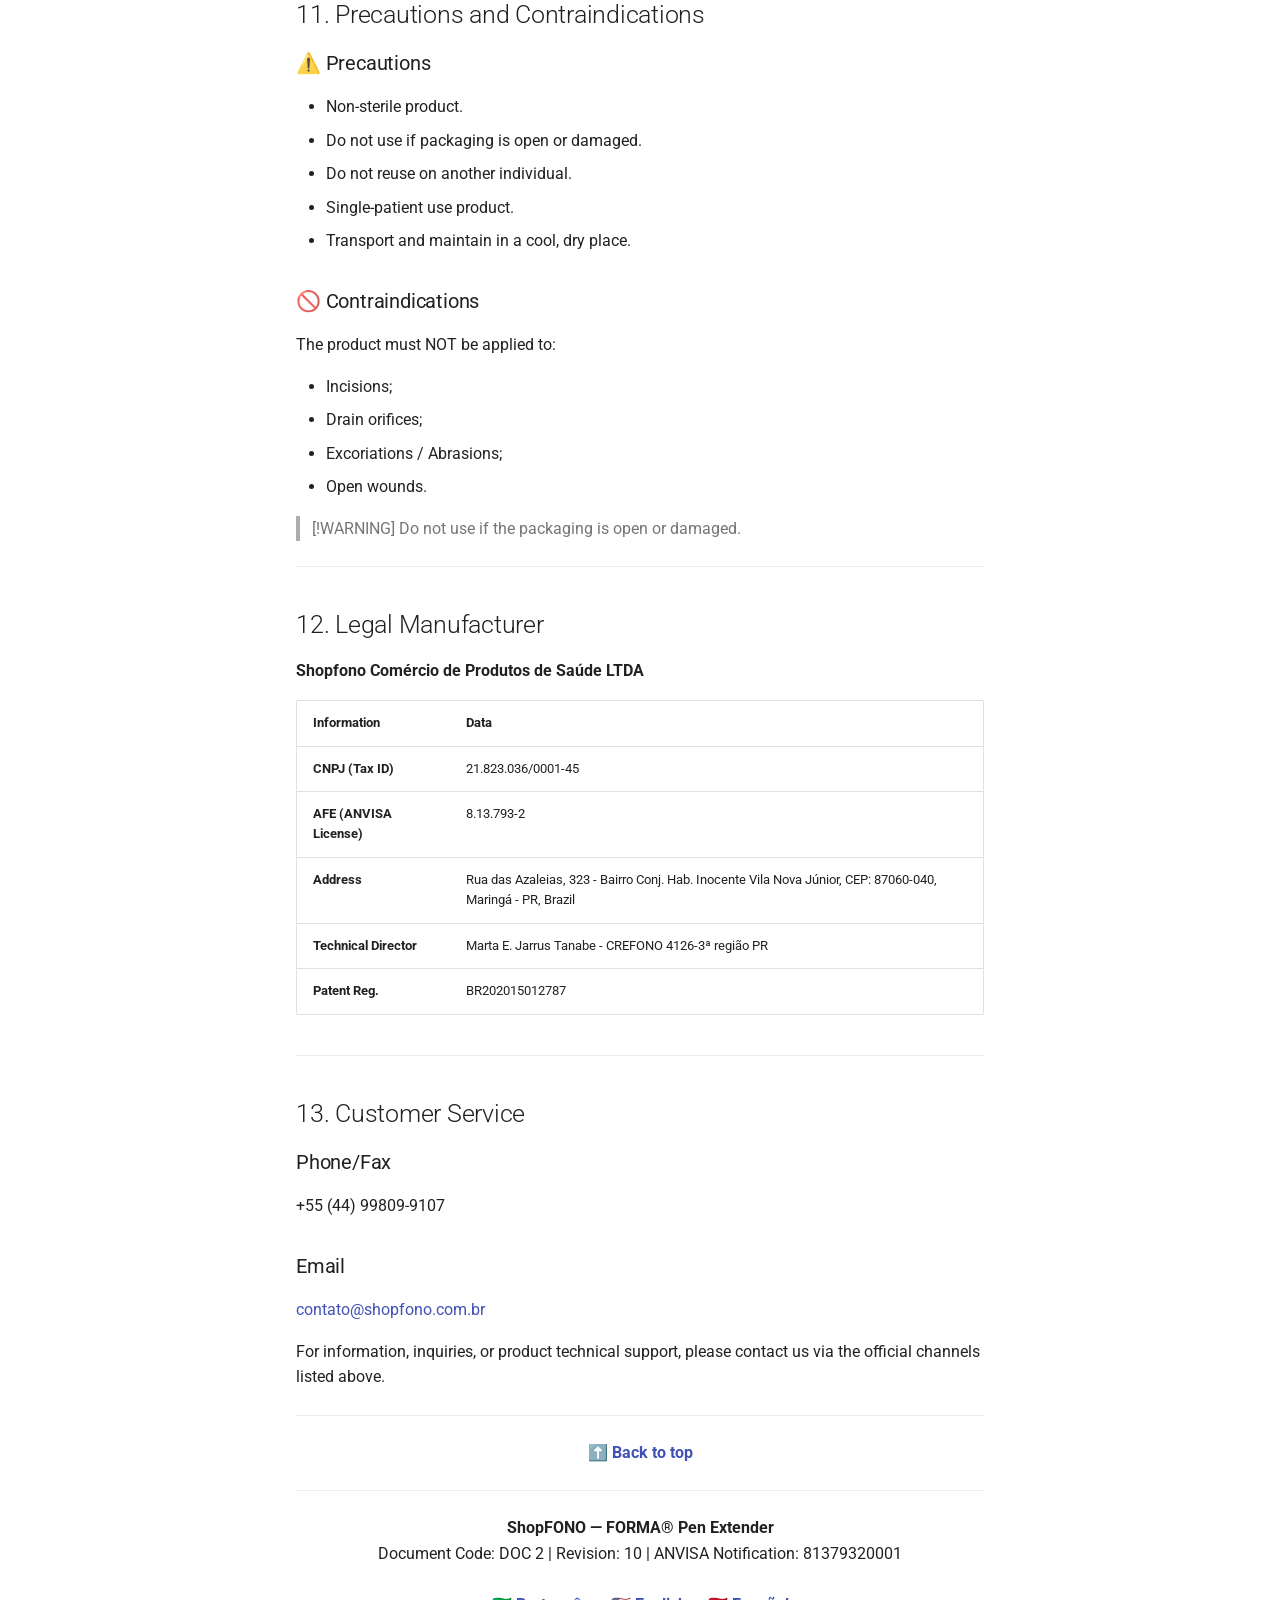
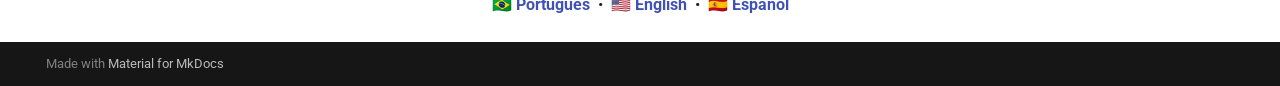
<file: en-US/index.html>
<!doctype html>
<html lang="pt" class="no-js">
  <head>
    
      <meta charset="utf-8">
      <meta name="viewport" content="width=device-width,initial-scale=1">
      
      
      
        <link rel="canonical" href="https://shopfono.github.io/CanetaForma/en-US/">
      
      
        <link rel="prev" href="..">
      
      
        <link rel="next" href="../es-ES/">
      
      
        
      
      
      <link rel="icon" href="../assets/logo.png">
      <meta name="generator" content="mkdocs-1.6.1, mkdocs-material-9.7.6">
    
    
      
        <title>English - CanetaForma</title>
      
    
    
      <link rel="stylesheet" href="../assets/stylesheets/main.484c7ddc.min.css">
      
      


    
    
      
    
    
      
        
        
        <link rel="preconnect" href="https://fonts.gstatic.com" crossorigin>
        <link rel="stylesheet" href="https://fonts.googleapis.com/css?family=Roboto:300,300i,400,400i,700,700i%7CRoboto+Mono:400,400i,700,700i&display=fallback">
        <style>:root{--md-text-font:"Roboto";--md-code-font:"Roboto Mono"}</style>
      
    
    
      <link rel="stylesheet" href="../stylesheets/extra.css">
    
    <script>__md_scope=new URL("..",location),__md_hash=e=>[...e].reduce(((e,_)=>(e<<5)-e+_.charCodeAt(0)),0),__md_get=(e,_=localStorage,t=__md_scope)=>JSON.parse(_.getItem(t.pathname+"."+e)),__md_set=(e,_,t=localStorage,a=__md_scope)=>{try{t.setItem(a.pathname+"."+e,JSON.stringify(_))}catch(e){}}</script>
    
      

    
    
  </head>
  
  
    <body dir="ltr">
  
    
    <input class="md-toggle" data-md-toggle="drawer" type="checkbox" id="__drawer" autocomplete="off">
    <input class="md-toggle" data-md-toggle="search" type="checkbox" id="__search" autocomplete="off">
    <label class="md-overlay" for="__drawer"></label>
    <div data-md-component="skip">
      
        
        <a href="#shopfono-forma-pen-extender-instructions-for-use" class="md-skip">
          Pular para conteúdo
        </a>
      
    </div>
    <div data-md-component="announce">
      
    </div>
    
    
      

<header class="md-header" data-md-component="header">
  <nav class="md-header__inner md-grid" aria-label="Cabeçalho">
    <a href=".." title="CanetaForma" class="md-header__button md-logo" aria-label="CanetaForma" data-md-component="logo">
      
  <img src="../assets/logo.png" alt="logo">

    </a>
    <label class="md-header__button md-icon" for="__drawer">
      
      <svg xmlns="http://www.w3.org/2000/svg" viewBox="0 0 24 24"><path d="M3 6h18v2H3zm0 5h18v2H3zm0 5h18v2H3z"/></svg>
    </label>
    <div class="md-header__title" data-md-component="header-title">
      <div class="md-header__ellipsis">
        <div class="md-header__topic">
          <span class="md-ellipsis">
            CanetaForma
          </span>
        </div>
        <div class="md-header__topic" data-md-component="header-topic">
          <span class="md-ellipsis">
            
              English
            
          </span>
        </div>
      </div>
    </div>
    
    
      <script>var palette=__md_get("__palette");if(palette&&palette.color){if("(prefers-color-scheme)"===palette.color.media){var media=matchMedia("(prefers-color-scheme: light)"),input=document.querySelector(media.matches?"[data-md-color-media='(prefers-color-scheme: light)']":"[data-md-color-media='(prefers-color-scheme: dark)']");palette.color.media=input.getAttribute("data-md-color-media"),palette.color.scheme=input.getAttribute("data-md-color-scheme"),palette.color.primary=input.getAttribute("data-md-color-primary"),palette.color.accent=input.getAttribute("data-md-color-accent")}for(var[key,value]of Object.entries(palette.color))document.body.setAttribute("data-md-color-"+key,value)}</script>
    
    
    
      
      
        <label class="md-header__button md-icon" for="__search">
          
          <svg xmlns="http://www.w3.org/2000/svg" viewBox="0 0 24 24"><path d="M9.5 3A6.5 6.5 0 0 1 16 9.5c0 1.61-.59 3.09-1.56 4.23l.27.27h.79l5 5-1.5 1.5-5-5v-.79l-.27-.27A6.52 6.52 0 0 1 9.5 16 6.5 6.5 0 0 1 3 9.5 6.5 6.5 0 0 1 9.5 3m0 2C7 5 5 7 5 9.5S7 14 9.5 14 14 12 14 9.5 12 5 9.5 5"/></svg>
        </label>
        <div class="md-search" data-md-component="search" role="dialog">
  <label class="md-search__overlay" for="__search"></label>
  <div class="md-search__inner" role="search">
    <form class="md-search__form" name="search">
      <input type="text" class="md-search__input" name="query" aria-label="Buscar" placeholder="Buscar" autocapitalize="off" autocorrect="off" autocomplete="off" spellcheck="false" data-md-component="search-query" required>
      <label class="md-search__icon md-icon" for="__search">
        
        <svg xmlns="http://www.w3.org/2000/svg" viewBox="0 0 24 24"><path d="M9.5 3A6.5 6.5 0 0 1 16 9.5c0 1.61-.59 3.09-1.56 4.23l.27.27h.79l5 5-1.5 1.5-5-5v-.79l-.27-.27A6.52 6.52 0 0 1 9.5 16 6.5 6.5 0 0 1 3 9.5 6.5 6.5 0 0 1 9.5 3m0 2C7 5 5 7 5 9.5S7 14 9.5 14 14 12 14 9.5 12 5 9.5 5"/></svg>
        
        <svg xmlns="http://www.w3.org/2000/svg" viewBox="0 0 24 24"><path d="M20 11v2H8l5.5 5.5-1.42 1.42L4.16 12l7.92-7.92L13.5 5.5 8 11z"/></svg>
      </label>
      <nav class="md-search__options" aria-label="Pesquisar">
        
        <button type="reset" class="md-search__icon md-icon" title="Limpar" aria-label="Limpar" tabindex="-1">
          
          <svg xmlns="http://www.w3.org/2000/svg" viewBox="0 0 24 24"><path d="M19 6.41 17.59 5 12 10.59 6.41 5 5 6.41 10.59 12 5 17.59 6.41 19 12 13.41 17.59 19 19 17.59 13.41 12z"/></svg>
        </button>
      </nav>
      
    </form>
    <div class="md-search__output">
      <div class="md-search__scrollwrap" tabindex="0" data-md-scrollfix>
        <div class="md-search-result" data-md-component="search-result">
          <div class="md-search-result__meta">
            Inicializando busca
          </div>
          <ol class="md-search-result__list" role="presentation"></ol>
        </div>
      </div>
    </div>
  </div>
</div>
      
    
    
  </nav>
  
</header>
    
    <div class="md-container" data-md-component="container">
      
      
        
          
            
<nav class="md-tabs" aria-label="Abas" data-md-component="tabs">
  <div class="md-grid">
    <ul class="md-tabs__list">
      
        
  
  
  
  
    <li class="md-tabs__item">
      <a href=".." class="md-tabs__link">
        
  
  
    
  
  Início (Português)

      </a>
    </li>
  

      
        
  
  
  
    
  
  
    <li class="md-tabs__item md-tabs__item--active">
      <a href="./" class="md-tabs__link">
        
  
  
    
  
  English

      </a>
    </li>
  

      
        
  
  
  
  
    <li class="md-tabs__item">
      <a href="../es-ES/" class="md-tabs__link">
        
  
  
    
  
  Español

      </a>
    </li>
  

      
    </ul>
  </div>
</nav>
          
        
      
      <main class="md-main" data-md-component="main">
        <div class="md-main__inner md-grid">
          
            
              
              <div class="md-sidebar md-sidebar--primary" data-md-component="sidebar" data-md-type="navigation" >
                <div class="md-sidebar__scrollwrap">
                  <div class="md-sidebar__inner">
                    


  


<nav class="md-nav md-nav--primary md-nav--lifted" aria-label="Navegação" data-md-level="0">
  <label class="md-nav__title" for="__drawer">
    <a href=".." title="CanetaForma" class="md-nav__button md-logo" aria-label="CanetaForma" data-md-component="logo">
      
  <img src="../assets/logo.png" alt="logo">

    </a>
    CanetaForma
  </label>
  
  <ul class="md-nav__list" data-md-scrollfix>
    
      
      
  
  
  
  
    <li class="md-nav__item">
      <a href=".." class="md-nav__link">
        
  
  
  <span class="md-ellipsis">
    
  
    Início (Português)
  

    
  </span>
  
  

      </a>
    </li>
  

    
      
      
  
  
    
  
  
  
    <li class="md-nav__item md-nav__item--active">
      
      <input class="md-nav__toggle md-toggle" type="checkbox" id="__toc">
      
      
        
      
      
        <label class="md-nav__link md-nav__link--active" for="__toc">
          
  
  
  <span class="md-ellipsis">
    
  
    English
  

    
  </span>
  
  

          <span class="md-nav__icon md-icon"></span>
        </label>
      
      <a href="./" class="md-nav__link md-nav__link--active">
        
  
  
  <span class="md-ellipsis">
    
  
    English
  

    
  </span>
  
  

      </a>
      
        

<nav class="md-nav md-nav--secondary" aria-label="Índice">
  
  
  
    
  
  
    <label class="md-nav__title" for="__toc">
      <span class="md-nav__icon md-icon"></span>
      Índice
    </label>
    <ul class="md-nav__list" data-md-component="toc" data-md-scrollfix>
      
        <li class="md-nav__item">
  <a href="#table-of-contents" class="md-nav__link">
    <span class="md-ellipsis">
      
        Table of Contents
      
    </span>
  </a>
  
</li>
      
        <li class="md-nav__item">
  <a href="#1-introduction" class="md-nav__link">
    <span class="md-ellipsis">
      
        1. Introduction
      
    </span>
  </a>
  
</li>
      
        <li class="md-nav__item">
  <a href="#2-general-information" class="md-nav__link">
    <span class="md-ellipsis">
      
        2. General Information
      
    </span>
  </a>
  
</li>
      
        <li class="md-nav__item">
  <a href="#3-description" class="md-nav__link">
    <span class="md-ellipsis">
      
        3. Description
      
    </span>
  </a>
  
</li>
      
        <li class="md-nav__item">
  <a href="#4-indications-for-use-purpose" class="md-nav__link">
    <span class="md-ellipsis">
      
        4. Indications for Use / Purpose
      
    </span>
  </a>
  
</li>
      
        <li class="md-nav__item">
  <a href="#5-composition" class="md-nav__link">
    <span class="md-ellipsis">
      
        5. Composition
      
    </span>
  </a>
  
</li>
      
        <li class="md-nav__item">
  <a href="#6-how-to-use" class="md-nav__link">
    <span class="md-ellipsis">
      
        6. How to Use
      
    </span>
  </a>
  
</li>
      
        <li class="md-nav__item">
  <a href="#7-washing-and-sanitization-instructions" class="md-nav__link">
    <span class="md-ellipsis">
      
        7. Washing and Sanitization Instructions
      
    </span>
  </a>
  
    <nav class="md-nav" aria-label="7. Washing and Sanitization Instructions">
      <ul class="md-nav__list">
        
          <li class="md-nav__item">
  <a href="#sanitization-procedure" class="md-nav__link">
    <span class="md-ellipsis">
      
        Sanitization Procedure
      
    </span>
  </a>
  
</li>
        
      </ul>
    </nav>
  
</li>
      
        <li class="md-nav__item">
  <a href="#8-shelf-life-expiration" class="md-nav__link">
    <span class="md-ellipsis">
      
        8. Shelf Life / Expiration
      
    </span>
  </a>
  
</li>
      
        <li class="md-nav__item">
  <a href="#9-presentation-package-configurations" class="md-nav__link">
    <span class="md-ellipsis">
      
        9. Presentation / Package Configurations
      
    </span>
  </a>
  
    <nav class="md-nav" aria-label="9. Presentation / Package Configurations">
      <ul class="md-nav__list">
        
          <li class="md-nav__item">
  <a href="#1-kit" class="md-nav__link">
    <span class="md-ellipsis">
      
        1. Kit
      
    </span>
  </a>
  
</li>
        
          <li class="md-nav__item">
  <a href="#2-package" class="md-nav__link">
    <span class="md-ellipsis">
      
        2. Package
      
    </span>
  </a>
  
</li>
        
          <li class="md-nav__item">
  <a href="#3-package" class="md-nav__link">
    <span class="md-ellipsis">
      
        3. Package
      
    </span>
  </a>
  
</li>
        
          <li class="md-nav__item">
  <a href="#4-package" class="md-nav__link">
    <span class="md-ellipsis">
      
        4. Package
      
    </span>
  </a>
  
</li>
        
      </ul>
    </nav>
  
</li>
      
        <li class="md-nav__item">
  <a href="#10-storage-and-transportation" class="md-nav__link">
    <span class="md-ellipsis">
      
        10. Storage and Transportation
      
    </span>
  </a>
  
</li>
      
        <li class="md-nav__item">
  <a href="#11-precautions-and-contraindications" class="md-nav__link">
    <span class="md-ellipsis">
      
        11. Precautions and Contraindications
      
    </span>
  </a>
  
    <nav class="md-nav" aria-label="11. Precautions and Contraindications">
      <ul class="md-nav__list">
        
          <li class="md-nav__item">
  <a href="#precautions" class="md-nav__link">
    <span class="md-ellipsis">
      
        ⚠️ Precautions
      
    </span>
  </a>
  
</li>
        
          <li class="md-nav__item">
  <a href="#contraindications" class="md-nav__link">
    <span class="md-ellipsis">
      
        🚫 Contraindications
      
    </span>
  </a>
  
</li>
        
      </ul>
    </nav>
  
</li>
      
        <li class="md-nav__item">
  <a href="#12-legal-manufacturer" class="md-nav__link">
    <span class="md-ellipsis">
      
        12. Legal Manufacturer
      
    </span>
  </a>
  
</li>
      
        <li class="md-nav__item">
  <a href="#13-customer-service" class="md-nav__link">
    <span class="md-ellipsis">
      
        13. Customer Service
      
    </span>
  </a>
  
    <nav class="md-nav" aria-label="13. Customer Service">
      <ul class="md-nav__list">
        
          <li class="md-nav__item">
  <a href="#phonefax" class="md-nav__link">
    <span class="md-ellipsis">
      
        Phone/Fax
      
    </span>
  </a>
  
</li>
        
          <li class="md-nav__item">
  <a href="#email" class="md-nav__link">
    <span class="md-ellipsis">
      
        Email
      
    </span>
  </a>
  
</li>
        
      </ul>
    </nav>
  
</li>
      
    </ul>
  
</nav>
      
    </li>
  

    
      
      
  
  
  
  
    <li class="md-nav__item">
      <a href="../es-ES/" class="md-nav__link">
        
  
  
  <span class="md-ellipsis">
    
  
    Español
  

    
  </span>
  
  

      </a>
    </li>
  

    
  </ul>
</nav>
                  </div>
                </div>
              </div>
            
            
              
              <div class="md-sidebar md-sidebar--secondary" data-md-component="sidebar" data-md-type="toc" >
                <div class="md-sidebar__scrollwrap">
                  <div class="md-sidebar__inner">
                    

<nav class="md-nav md-nav--secondary" aria-label="Índice">
  
  
  
    
  
  
    <label class="md-nav__title" for="__toc">
      <span class="md-nav__icon md-icon"></span>
      Índice
    </label>
    <ul class="md-nav__list" data-md-component="toc" data-md-scrollfix>
      
        <li class="md-nav__item">
  <a href="#table-of-contents" class="md-nav__link">
    <span class="md-ellipsis">
      
        Table of Contents
      
    </span>
  </a>
  
</li>
      
        <li class="md-nav__item">
  <a href="#1-introduction" class="md-nav__link">
    <span class="md-ellipsis">
      
        1. Introduction
      
    </span>
  </a>
  
</li>
      
        <li class="md-nav__item">
  <a href="#2-general-information" class="md-nav__link">
    <span class="md-ellipsis">
      
        2. General Information
      
    </span>
  </a>
  
</li>
      
        <li class="md-nav__item">
  <a href="#3-description" class="md-nav__link">
    <span class="md-ellipsis">
      
        3. Description
      
    </span>
  </a>
  
</li>
      
        <li class="md-nav__item">
  <a href="#4-indications-for-use-purpose" class="md-nav__link">
    <span class="md-ellipsis">
      
        4. Indications for Use / Purpose
      
    </span>
  </a>
  
</li>
      
        <li class="md-nav__item">
  <a href="#5-composition" class="md-nav__link">
    <span class="md-ellipsis">
      
        5. Composition
      
    </span>
  </a>
  
</li>
      
        <li class="md-nav__item">
  <a href="#6-how-to-use" class="md-nav__link">
    <span class="md-ellipsis">
      
        6. How to Use
      
    </span>
  </a>
  
</li>
      
        <li class="md-nav__item">
  <a href="#7-washing-and-sanitization-instructions" class="md-nav__link">
    <span class="md-ellipsis">
      
        7. Washing and Sanitization Instructions
      
    </span>
  </a>
  
    <nav class="md-nav" aria-label="7. Washing and Sanitization Instructions">
      <ul class="md-nav__list">
        
          <li class="md-nav__item">
  <a href="#sanitization-procedure" class="md-nav__link">
    <span class="md-ellipsis">
      
        Sanitization Procedure
      
    </span>
  </a>
  
</li>
        
      </ul>
    </nav>
  
</li>
      
        <li class="md-nav__item">
  <a href="#8-shelf-life-expiration" class="md-nav__link">
    <span class="md-ellipsis">
      
        8. Shelf Life / Expiration
      
    </span>
  </a>
  
</li>
      
        <li class="md-nav__item">
  <a href="#9-presentation-package-configurations" class="md-nav__link">
    <span class="md-ellipsis">
      
        9. Presentation / Package Configurations
      
    </span>
  </a>
  
    <nav class="md-nav" aria-label="9. Presentation / Package Configurations">
      <ul class="md-nav__list">
        
          <li class="md-nav__item">
  <a href="#1-kit" class="md-nav__link">
    <span class="md-ellipsis">
      
        1. Kit
      
    </span>
  </a>
  
</li>
        
          <li class="md-nav__item">
  <a href="#2-package" class="md-nav__link">
    <span class="md-ellipsis">
      
        2. Package
      
    </span>
  </a>
  
</li>
        
          <li class="md-nav__item">
  <a href="#3-package" class="md-nav__link">
    <span class="md-ellipsis">
      
        3. Package
      
    </span>
  </a>
  
</li>
        
          <li class="md-nav__item">
  <a href="#4-package" class="md-nav__link">
    <span class="md-ellipsis">
      
        4. Package
      
    </span>
  </a>
  
</li>
        
      </ul>
    </nav>
  
</li>
      
        <li class="md-nav__item">
  <a href="#10-storage-and-transportation" class="md-nav__link">
    <span class="md-ellipsis">
      
        10. Storage and Transportation
      
    </span>
  </a>
  
</li>
      
        <li class="md-nav__item">
  <a href="#11-precautions-and-contraindications" class="md-nav__link">
    <span class="md-ellipsis">
      
        11. Precautions and Contraindications
      
    </span>
  </a>
  
    <nav class="md-nav" aria-label="11. Precautions and Contraindications">
      <ul class="md-nav__list">
        
          <li class="md-nav__item">
  <a href="#precautions" class="md-nav__link">
    <span class="md-ellipsis">
      
        ⚠️ Precautions
      
    </span>
  </a>
  
</li>
        
          <li class="md-nav__item">
  <a href="#contraindications" class="md-nav__link">
    <span class="md-ellipsis">
      
        🚫 Contraindications
      
    </span>
  </a>
  
</li>
        
      </ul>
    </nav>
  
</li>
      
        <li class="md-nav__item">
  <a href="#12-legal-manufacturer" class="md-nav__link">
    <span class="md-ellipsis">
      
        12. Legal Manufacturer
      
    </span>
  </a>
  
</li>
      
        <li class="md-nav__item">
  <a href="#13-customer-service" class="md-nav__link">
    <span class="md-ellipsis">
      
        13. Customer Service
      
    </span>
  </a>
  
    <nav class="md-nav" aria-label="13. Customer Service">
      <ul class="md-nav__list">
        
          <li class="md-nav__item">
  <a href="#phonefax" class="md-nav__link">
    <span class="md-ellipsis">
      
        Phone/Fax
      
    </span>
  </a>
  
</li>
        
          <li class="md-nav__item">
  <a href="#email" class="md-nav__link">
    <span class="md-ellipsis">
      
        Email
      
    </span>
  </a>
  
</li>
        
      </ul>
    </nav>
  
</li>
      
    </ul>
  
</nav>
                  </div>
                </div>
              </div>
            
          
          
            <div class="md-content" data-md-component="content">
              
              <article class="md-content__inner md-typeset">
                
                  



<div align="center" style="background-color: #0E3A55; padding: 25px 15px; border-radius: 8px; margin-bottom: 20px;">
  <img src="../assets/logo.png" alt="ShopFONO Logo" width="360" style="display: block; margin: 0 auto;" />
</div>

<h1 id="shopfono-forma-pen-extender-instructions-for-use">ShopFONO — FORMA® Pen Extender Instructions for Use</h1>
<p align="center">
  <a href="../pt-BR/"><b>🇧🇷 Português</b></a> &nbsp;•&nbsp;
  <a href="../en-US/"><b>🇺🇸 English</b></a> &nbsp;•&nbsp;
  <a href="../es-ES/"><b>🇪🇸 Español</b></a>
</p>

<hr />
<h2 id="table-of-contents">Table of Contents</h2>
<ol>
<li><a href="#1-introduction">Introduction</a></li>
<li><a href="#2-general-information">General Information</a></li>
<li><a href="#3-description">Description</a></li>
<li><a href="#4-indications-for-use--purpose">Indications for Use / Purpose</a></li>
<li><a href="#5-composition">Composition</a></li>
<li><a href="#6-how-to-use">How to Use</a></li>
<li><a href="#7-washing-and-sanitization-instructions">Washing and Sanitization Instructions</a></li>
<li><a href="#8-shelf-life--expiration">Shelf Life / Expiration</a></li>
<li><a href="#9-presentation--package-configurations">Presentation / Package Configurations</a></li>
<li><a href="#10-storage-and-transportation">Storage and Transportation</a></li>
<li><a href="#11-precautions-and-contraindications">Precautions and Contraindications</a></li>
<li><a href="#12-legal-manufacturer">Legal Manufacturer</a></li>
<li><a href="#13-customer-service">Customer Service</a></li>
</ol>
<hr />
<h2 id="1-introduction">1. Introduction</h2>
<p>This document presents the Instructions for Use of the <strong>FORMA® Pen Extender</strong>, containing detailed information about its purpose, composition, operation, sanitization procedures, expiration, package configuration, storage, transportation, precautions, and contraindications.</p>
<p>Please read all information carefully before using the product and strictly adhere to the guidelines set forth in this manual.</p>
<hr />
<h2 id="2-general-information">2. General Information</h2>
<table>
<thead>
<tr>
<th>Information</th>
<th>Data</th>
</tr>
</thead>
<tbody>
<tr>
<td><strong>Product</strong></td>
<td>FORMA® Pen Extender</td>
</tr>
<tr>
<td><strong>Document Code</strong></td>
<td>DOC 2</td>
</tr>
<tr>
<td><strong>ANVISA Notification</strong></td>
<td>81379320001</td>
</tr>
<tr>
<td><strong>Revision</strong></td>
<td>10</td>
</tr>
</tbody>
</table>
<hr />
<h2 id="3-description">3. Description</h2>
<p>The <strong>FORMA® Pen Extender</strong> is an extension accessory designed to be connected to Neuromuscular Electrical Stimulation (NMES) devices and administered in extraoral and intraoral areas to perform neuromuscular stimulation on motor points.</p>
<p>It is manufactured using non-allergenic materials, designed for easy adaptation and hygiene (washable), under the guidance and supervision of speech-language pathologists and bioengineering specialists.</p>
<hr />
<h2 id="4-indications-for-use-purpose">4. Indications for Use / Purpose</h2>
<p>The <strong>FORMA® Pen Extender</strong> is indicated to safely provide sensory stimulation, muscle contraction, analgesia, and muscle relaxation tailored to individual patient needs, following electrotherapy safety standards.</p>
<p>It can be utilized in Speech-Language Pathology and related fields, including:</p>
<ul>
<li><strong>Physical Therapy / Physiotherapy</strong>;</li>
<li><strong>Dentistry</strong>;</li>
<li><strong>Aesthetics</strong>.</li>
</ul>
<hr />
<h2 id="5-composition">5. Composition</h2>
<table>
<thead>
<tr>
<th>Component</th>
<th>Material</th>
</tr>
</thead>
<tbody>
<tr>
<td><strong>Pen Extender</strong></td>
<td>PS Plastic (polystyrene)</td>
</tr>
<tr>
<td><strong>Internal Tip</strong></td>
<td>Brass with nickel-chromium surface treatment</td>
</tr>
<tr>
<td><strong>Electrode</strong></td>
<td>Silicone and carbon</td>
</tr>
</tbody>
</table>
<hr />
<h2 id="6-how-to-use">6. How to Use</h2>
<p>Follow the steps below to operate the FORMA® Pen Extender:</p>
<ol>
<li>Open the packaging and remove the FORMA® Pen Extender.</li>
<li>Turn the lock on the FORMA extender counterclockwise.</li>
<li>Connect the FORMA® Pen Extender properly to the Neuromuscular Electrical Stimulation (NMES) device.</li>
<li>Turn the lock on the FORMA extender clockwise to secure the device cable to the extender.</li>
<li>Attach the desired electrode tip to the front end of the FORMA® Pen Extender.</li>
<li>Apply conductive gel to conductive electrodes for use in extraoral regions. <strong>Do not use gel in intraoral regions.</strong></li>
<li>After use, sanitize the FORMA® Pen Extender and electrodes as described in this manual and store them in their original plastic packaging. The extender and electrodes are for single-patient use only.</li>
</ol>
<blockquote>
<p>[!IMPORTANT]
<strong>Usage time:</strong> according to professional healthcare indication.</p>
</blockquote>
<hr />
<h2 id="7-washing-and-sanitization-instructions">7. Washing and Sanitization Instructions</h2>
<p>Proper hygiene of the pen pair and electrodes is mandatory, keeping them dry and clean at all times. Wash manually using neutral soap.</p>
<blockquote>
<p>[!IMPORTANT]
Sanitize before the first use and after each subsequent use.</p>
</blockquote>
<h3 id="sanitization-procedure">Sanitization Procedure</h3>
<ol>
<li>Wash with water and neutral liquid soap or detergent, producing abundant lather.</li>
<li>Rinse thoroughly with filtered water, removing all lather and detergent residues.</li>
<li>Dry the product with a clean, dry disposable cloth.</li>
<li>After sanitizing, spray with 70% alcohol.</li>
<li>Allow to air dry completely.</li>
<li>Wrap in clean paper towels and store inside its original packaging.</li>
</ol>
<p>Single-person product.</p>
<blockquote>
<p>[!WARNING]
Do not reuse this product on another individual.</p>
</blockquote>
<hr />
<h2 id="8-shelf-life-expiration">8. Shelf Life / Expiration</h2>
<p>Indefinite shelf life, provided proper sanitization and storage instructions are followed.</p>
<hr />
<h2 id="9-presentation-package-configurations">9. Presentation / Package Configurations</h2>
<h3 id="1-kit">1. Kit</h3>
<ul>
<li>1 pair of Pen Extenders;</li>
<li>1 pair of rectangular electrodes;</li>
<li>1 pair of circular tip electrodes.</li>
</ul>
<h3 id="2-package">2. Package</h3>
<ul>
<li>1 pair of Pen Extenders.</li>
</ul>
<h3 id="3-package">3. Package</h3>
<ul>
<li>1 pair of rectangular electrodes.</li>
</ul>
<h3 id="4-package">4. Package</h3>
<ul>
<li>1 pair of circular tip electrodes.</li>
</ul>
<hr />
<h2 id="10-storage-and-transportation">10. Storage and Transportation</h2>
<p>Packages containing the products must be stored and transported at room temperature, avoiding direct exposure to:</p>
<ul>
<li>Heat;</li>
<li>Light;</li>
<li>Humidity.</li>
</ul>
<blockquote>
<p>[!IMPORTANT]
Transport and keep the product in a cool, dry place.</p>
</blockquote>
<hr />
<h2 id="11-precautions-and-contraindications">11. Precautions and Contraindications</h2>
<h3 id="precautions">⚠️ Precautions</h3>
<ul>
<li>Non-sterile product.</li>
<li>Do not use if packaging is open or damaged.</li>
<li>Do not reuse on another individual.</li>
<li>Single-patient use product.</li>
<li>Transport and maintain in a cool, dry place.</li>
</ul>
<h3 id="contraindications">🚫 Contraindications</h3>
<p>The product must NOT be applied to:</p>
<ul>
<li>Incisions;</li>
<li>Drain orifices;</li>
<li>Excoriations / Abrasions;</li>
<li>Open wounds.</li>
</ul>
<blockquote>
<p>[!WARNING]
Do not use if the packaging is open or damaged.</p>
</blockquote>
<hr />
<h2 id="12-legal-manufacturer">12. Legal Manufacturer</h2>
<p><strong>Shopfono Comércio de Produtos de Saúde LTDA</strong></p>
<table>
<thead>
<tr>
<th>Information</th>
<th>Data</th>
</tr>
</thead>
<tbody>
<tr>
<td><strong>CNPJ (Tax ID)</strong></td>
<td>21.823.036/0001-45</td>
</tr>
<tr>
<td><strong>AFE (ANVISA License)</strong></td>
<td>8.13.793-2</td>
</tr>
<tr>
<td><strong>Address</strong></td>
<td>Rua das Azaleias, 323 - Bairro Conj. Hab. Inocente Vila Nova Júnior, CEP: 87060-040, Maringá - PR, Brazil</td>
</tr>
<tr>
<td><strong>Technical Director</strong></td>
<td>Marta E. Jarrus Tanabe - CREFONO 4126-3ª região PR</td>
</tr>
<tr>
<td><strong>Patent Reg.</strong></td>
<td>BR202015012787</td>
</tr>
</tbody>
</table>
<hr />
<h2 id="13-customer-service">13. Customer Service</h2>
<h3 id="phonefax">Phone/Fax</h3>
<p>+55 (44) 99809-9107</p>
<h3 id="email">Email</h3>
<p><a href="mailto:contato@shopfono.com.br">contato@shopfono.com.br</a></p>
<p>For information, inquiries, or product technical support, please contact us via the official channels listed above.</p>
<hr />
<p align="center">
  <a href="#table-of-contents"><b>⬆️ Back to top</b></a>
</p>

<hr />
<p align="center">
  <b>ShopFONO — FORMA® Pen Extender</b><br>
  Document Code: DOC 2 | Revision: 10 | ANVISA Notification: 81379320001<br><br>
  <a href="../pt-BR/"><b>🇧🇷 Português</b></a> &nbsp;•&nbsp;
  <a href="../en-US/"><b>🇺🇸 English</b></a> &nbsp;•&nbsp;
  <a href="../es-ES/"><b>🇪🇸 Español</b></a>
</p>












                
              </article>
            </div>
          
          
<script>var target=document.getElementById(location.hash.slice(1));target&&target.name&&(target.checked=target.name.startsWith("__tabbed_"))</script>
        </div>
        
          <button type="button" class="md-top md-icon" data-md-component="top" hidden>
  
  <svg xmlns="http://www.w3.org/2000/svg" viewBox="0 0 24 24"><path d="M13 20h-2V8l-5.5 5.5-1.42-1.42L12 4.16l7.92 7.92-1.42 1.42L13 8z"/></svg>
  Voltar para o topo
</button>
        
      </main>
      
        <footer class="md-footer">
  
  <div class="md-footer-meta md-typeset">
    <div class="md-footer-meta__inner md-grid">
      <div class="md-copyright">
  
  
    Made with
    <a href="https://squidfunk.github.io/mkdocs-material/" target="_blank" rel="noopener">
      Material for MkDocs
    </a>
  
</div>
      
    </div>
  </div>
</footer>
      
    </div>
    <div class="md-dialog" data-md-component="dialog">
      <div class="md-dialog__inner md-typeset"></div>
    </div>
    
    
    
      
      
      <script id="__config" type="application/json">{"annotate": null, "base": "..", "features": ["navigation.tabs", "navigation.sections", "navigation.top", "search.highlight", "content.code.copy"], "search": "../assets/javascripts/workers/search.2c215733.min.js", "tags": null, "translations": {"clipboard.copied": "Copiado para \u00e1rea de transfer\u00eancia", "clipboard.copy": "Copiar para \u00e1rea de transfer\u00eancia", "search.result.more.one": "mais 1 nesta p\u00e1gina", "search.result.more.other": "# mais nesta p\u00e1gina", "search.result.none": "Nenhum documento encontrado", "search.result.one": "1 documento encontrado", "search.result.other": "# documentos encontrados", "search.result.placeholder": "Digite para iniciar a busca", "search.result.term.missing": "Ausente", "select.version": "Selecione a vers\u00e3o"}, "version": null}</script>
    
    
      <script src="../assets/javascripts/bundle.79ae519e.min.js"></script>
      
    
  </body>
</html>
</file>
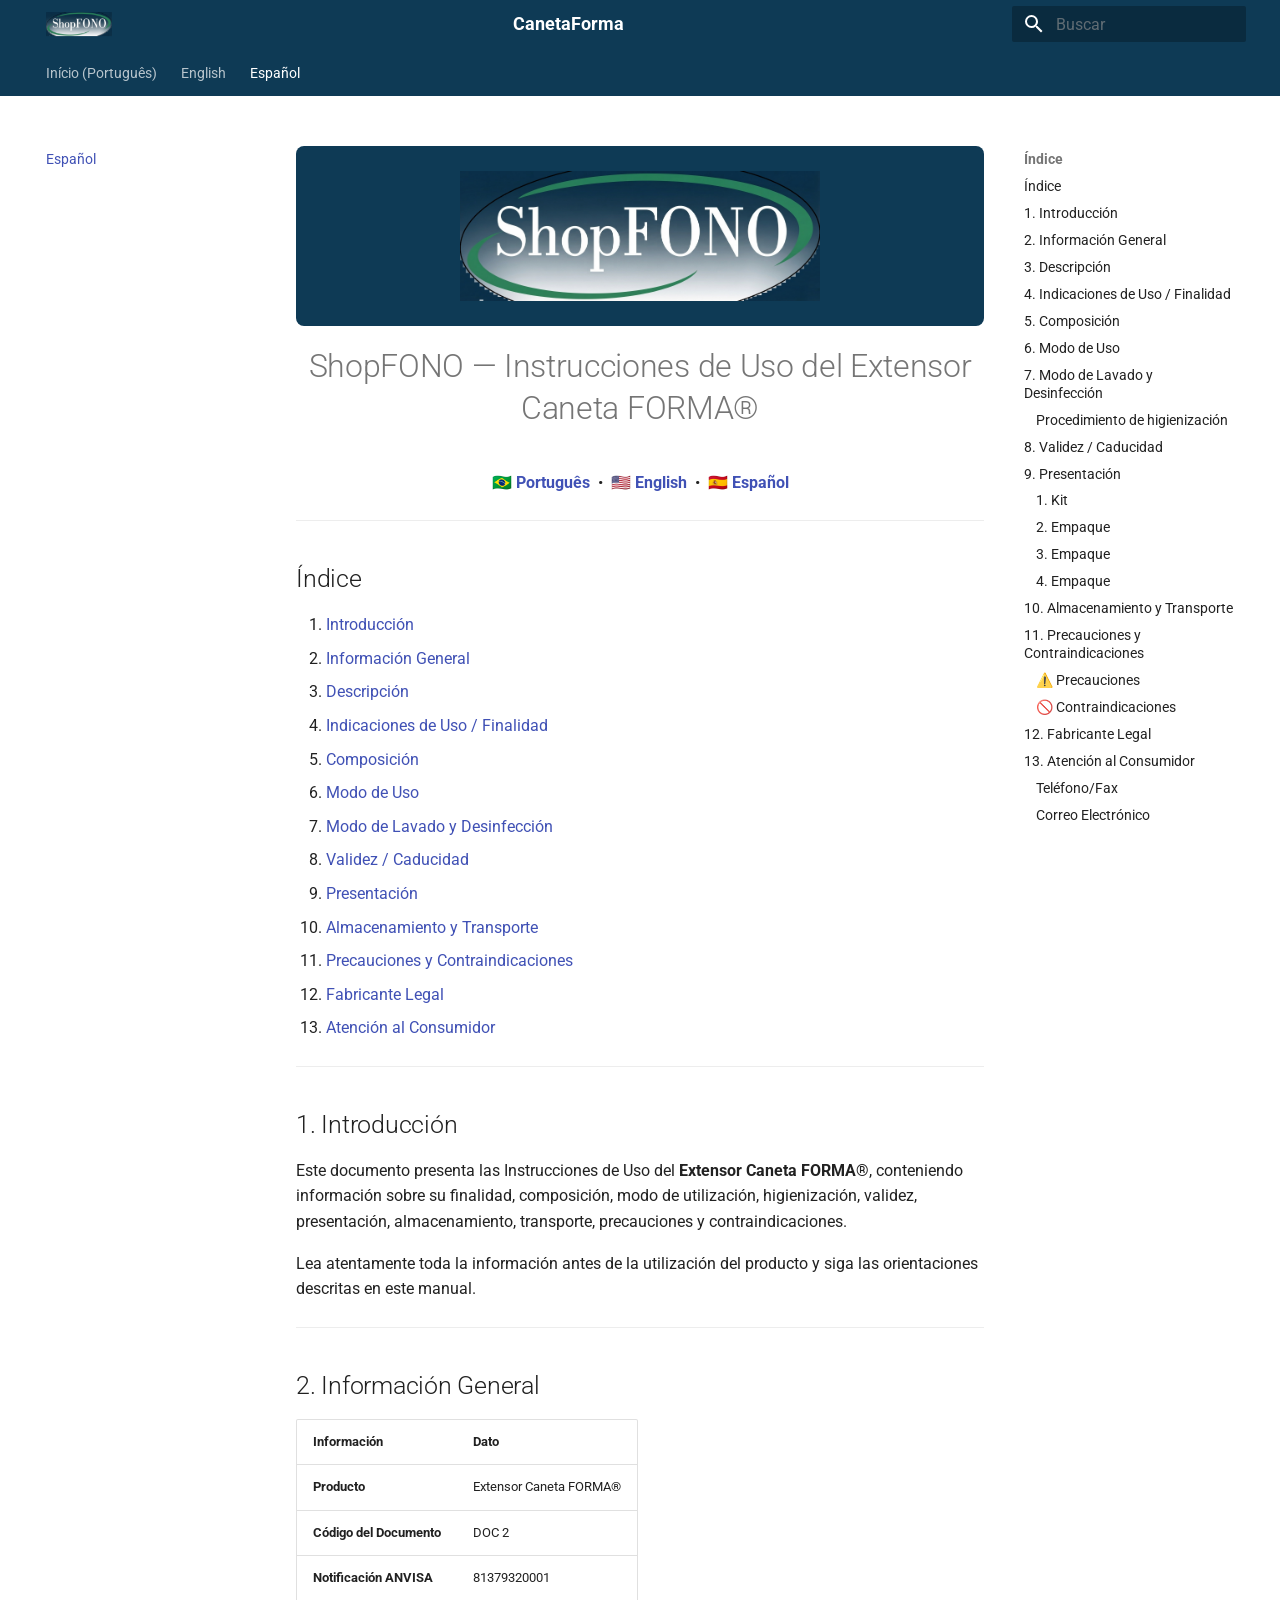
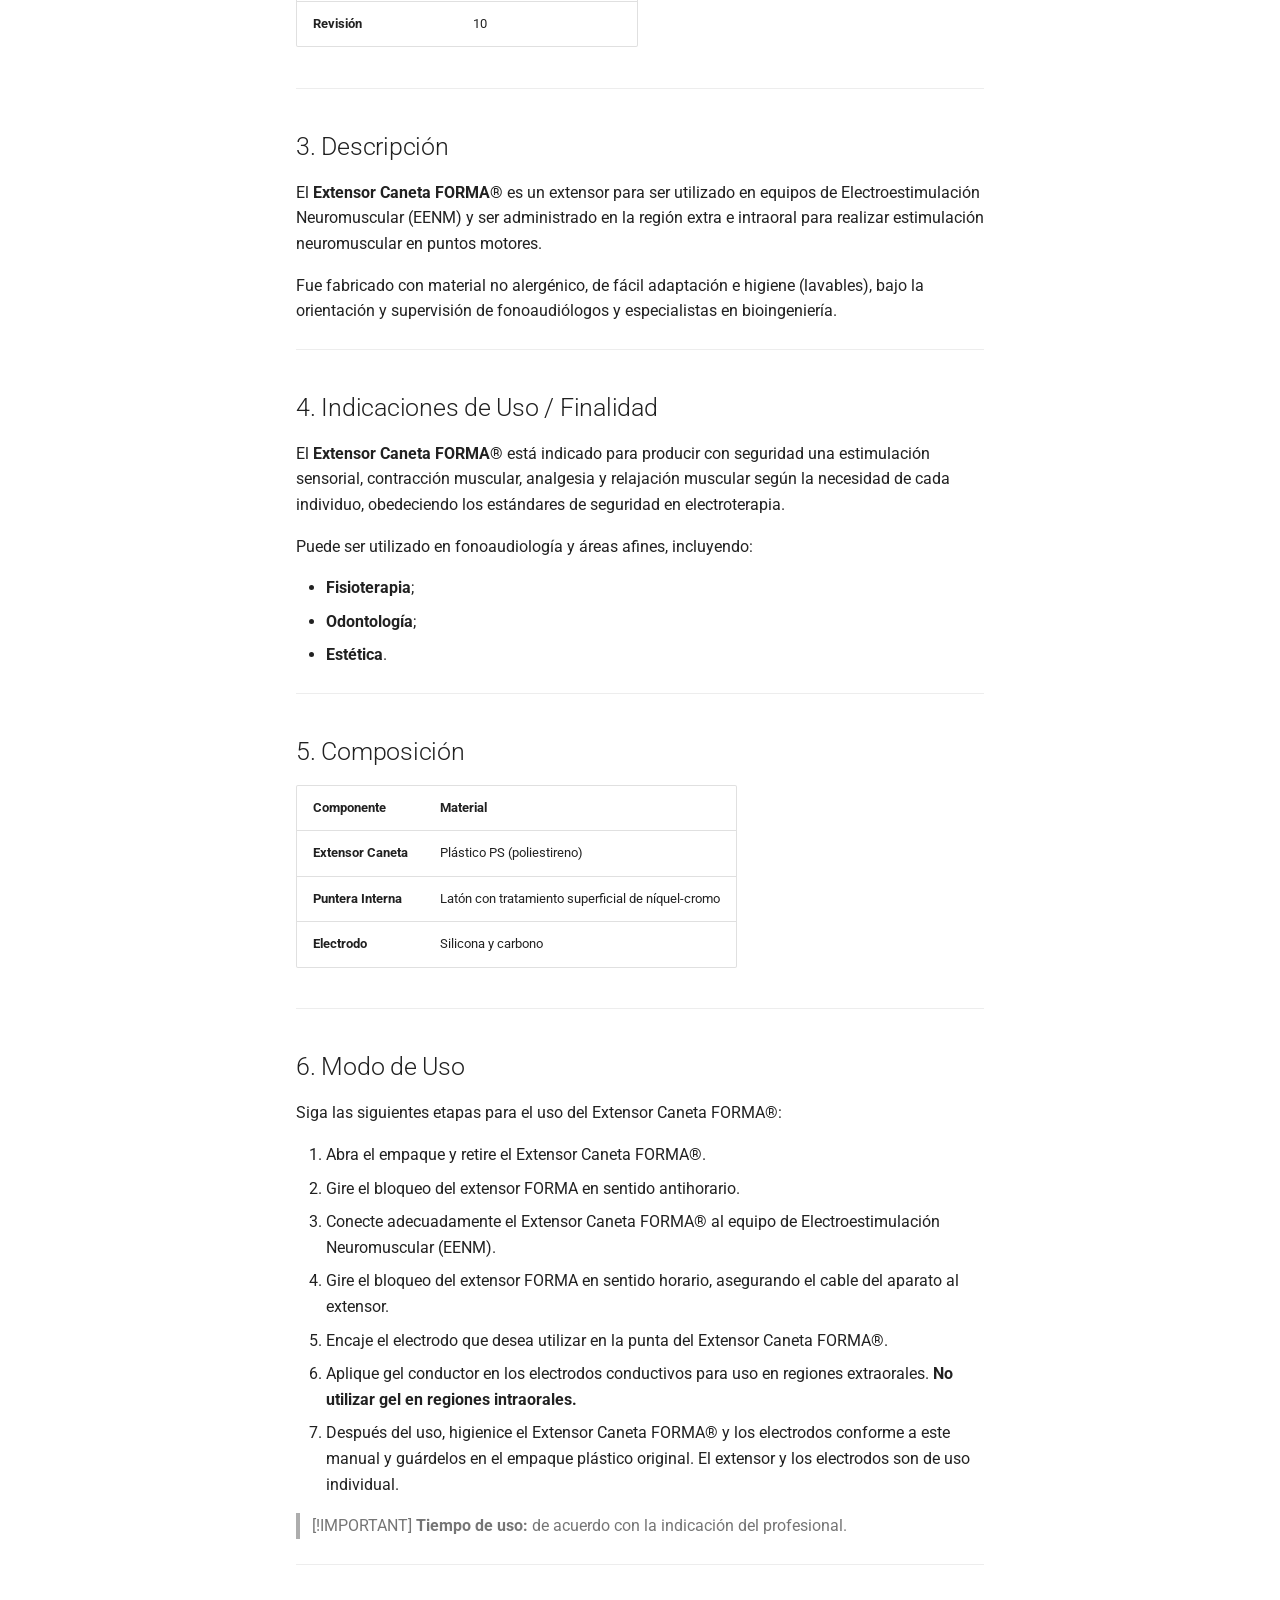
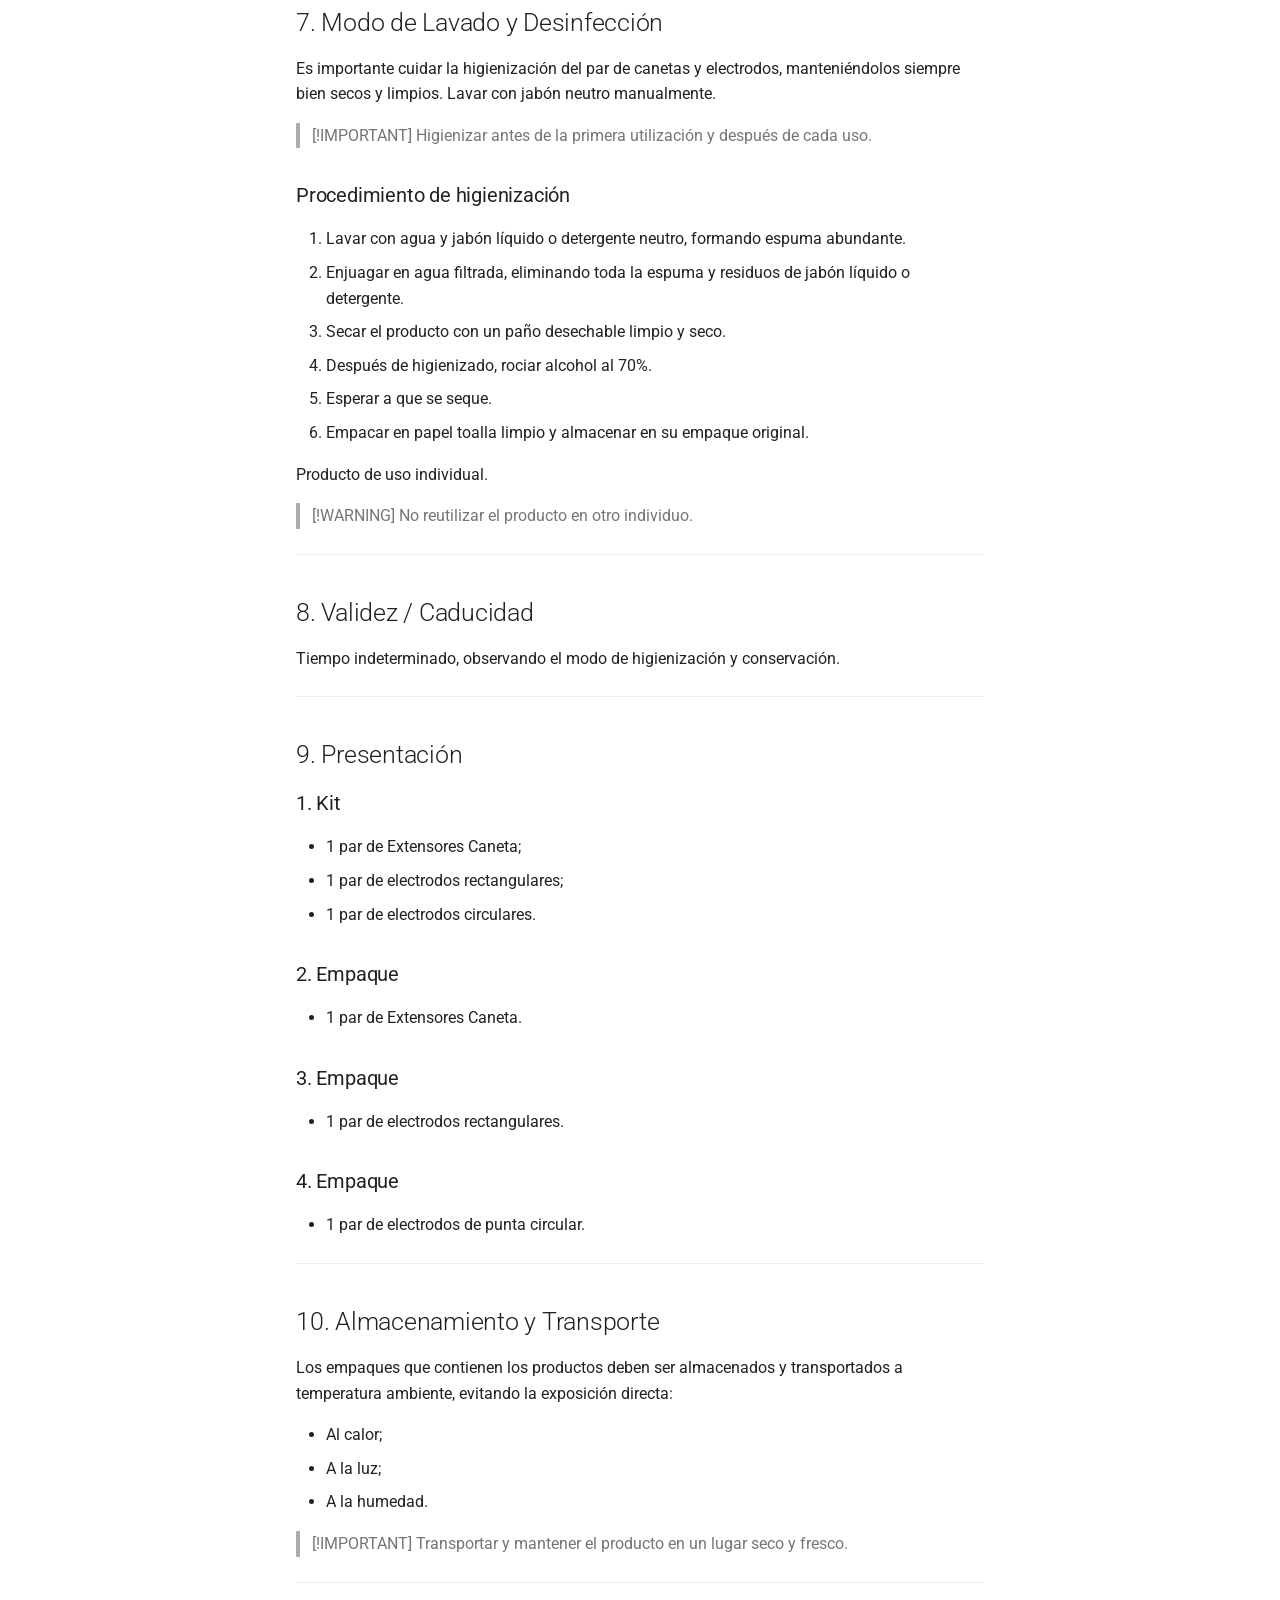
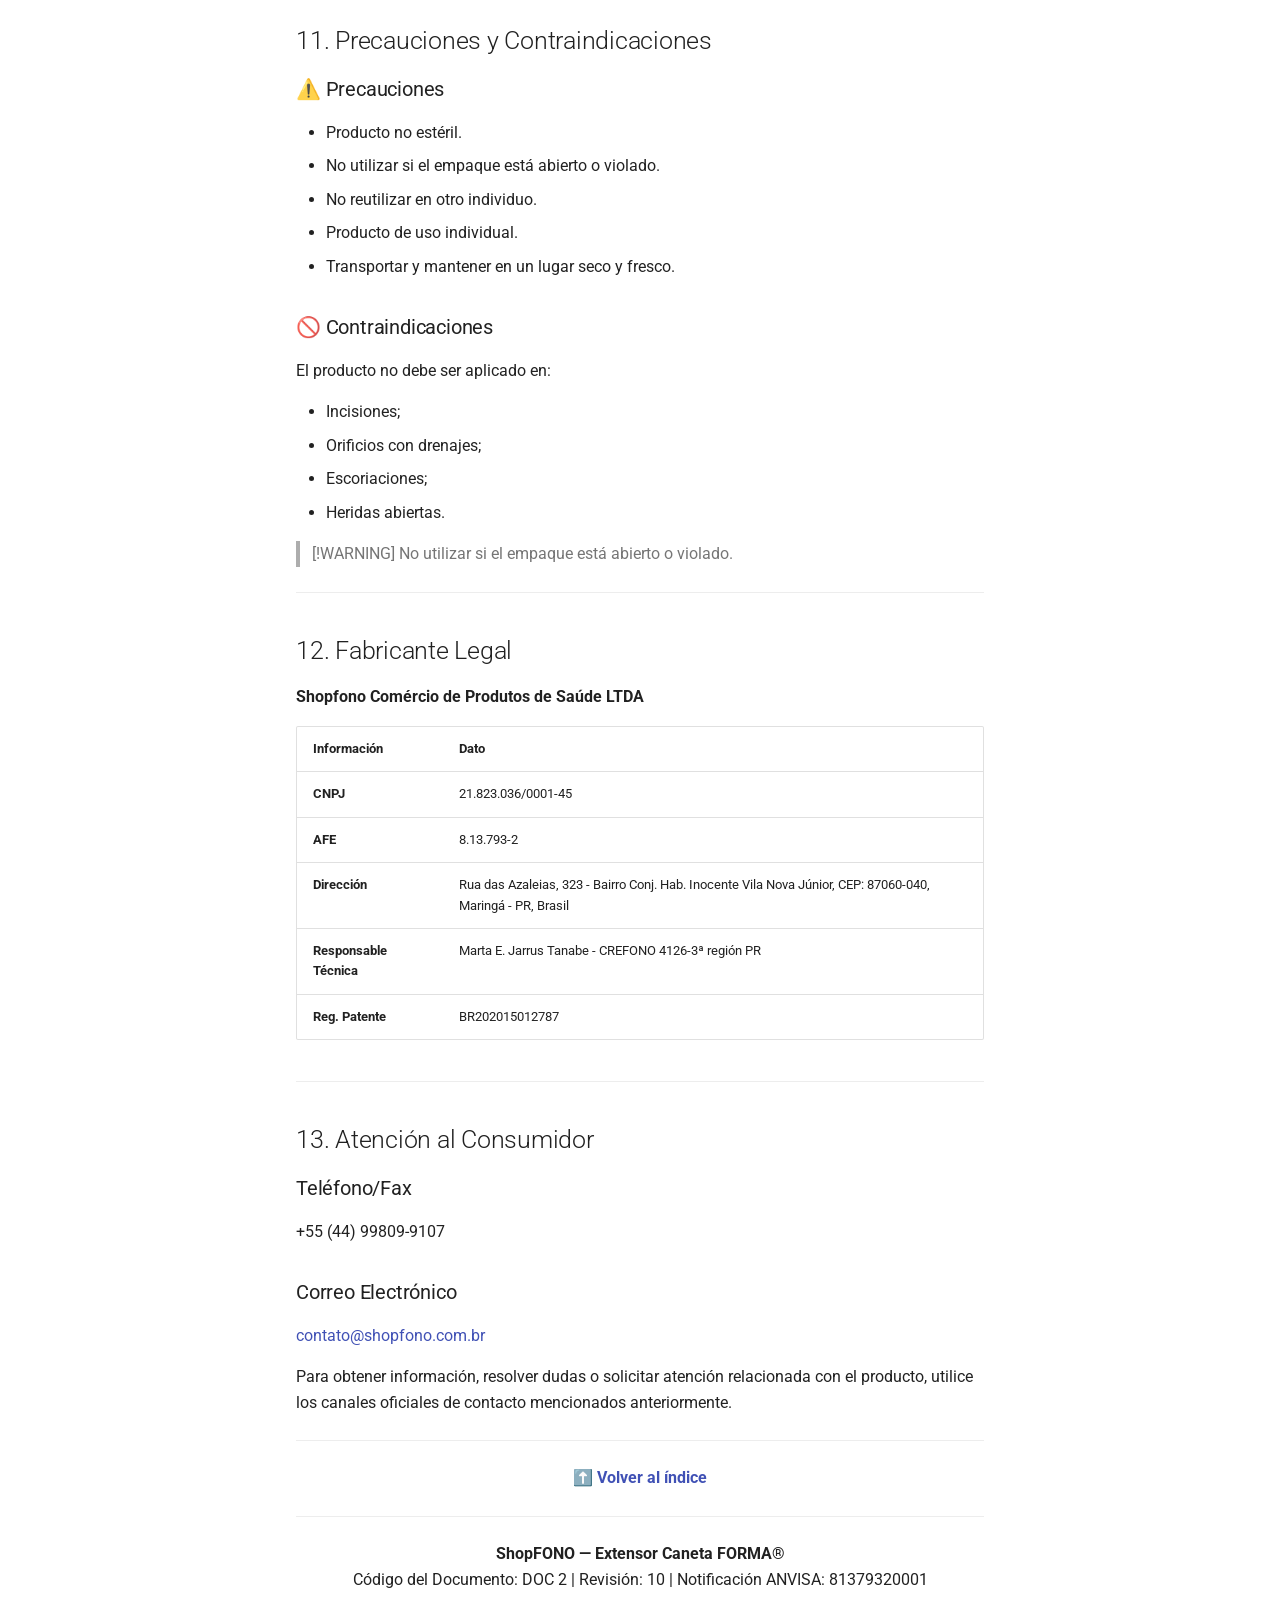
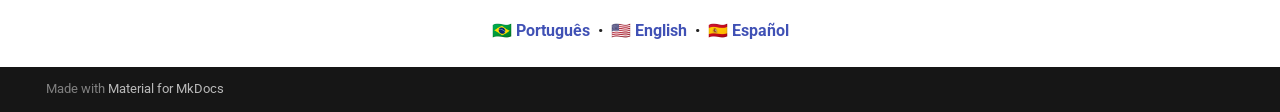
<file: es-ES/index.html>
<!doctype html>
<html lang="pt" class="no-js">
  <head>
    
      <meta charset="utf-8">
      <meta name="viewport" content="width=device-width,initial-scale=1">
      
      
      
        <link rel="canonical" href="https://shopfono.github.io/CanetaForma/es-ES/">
      
      
        <link rel="prev" href="../en-US/">
      
      
      
        
      
      
      <link rel="icon" href="../assets/logo.png">
      <meta name="generator" content="mkdocs-1.6.1, mkdocs-material-9.7.6">
    
    
      
        <title>Español - CanetaForma</title>
      
    
    
      <link rel="stylesheet" href="../assets/stylesheets/main.484c7ddc.min.css">
      
      


    
    
      
    
    
      
        
        
        <link rel="preconnect" href="https://fonts.gstatic.com" crossorigin>
        <link rel="stylesheet" href="https://fonts.googleapis.com/css?family=Roboto:300,300i,400,400i,700,700i%7CRoboto+Mono:400,400i,700,700i&display=fallback">
        <style>:root{--md-text-font:"Roboto";--md-code-font:"Roboto Mono"}</style>
      
    
    
      <link rel="stylesheet" href="../stylesheets/extra.css">
    
    <script>__md_scope=new URL("..",location),__md_hash=e=>[...e].reduce(((e,_)=>(e<<5)-e+_.charCodeAt(0)),0),__md_get=(e,_=localStorage,t=__md_scope)=>JSON.parse(_.getItem(t.pathname+"."+e)),__md_set=(e,_,t=localStorage,a=__md_scope)=>{try{t.setItem(a.pathname+"."+e,JSON.stringify(_))}catch(e){}}</script>
    
      

    
    
  </head>
  
  
    <body dir="ltr">
  
    
    <input class="md-toggle" data-md-toggle="drawer" type="checkbox" id="__drawer" autocomplete="off">
    <input class="md-toggle" data-md-toggle="search" type="checkbox" id="__search" autocomplete="off">
    <label class="md-overlay" for="__drawer"></label>
    <div data-md-component="skip">
      
        
        <a href="#shopfono-instrucciones-de-uso-del-extensor-caneta-forma" class="md-skip">
          Pular para conteúdo
        </a>
      
    </div>
    <div data-md-component="announce">
      
    </div>
    
    
      

<header class="md-header" data-md-component="header">
  <nav class="md-header__inner md-grid" aria-label="Cabeçalho">
    <a href=".." title="CanetaForma" class="md-header__button md-logo" aria-label="CanetaForma" data-md-component="logo">
      
  <img src="../assets/logo.png" alt="logo">

    </a>
    <label class="md-header__button md-icon" for="__drawer">
      
      <svg xmlns="http://www.w3.org/2000/svg" viewBox="0 0 24 24"><path d="M3 6h18v2H3zm0 5h18v2H3zm0 5h18v2H3z"/></svg>
    </label>
    <div class="md-header__title" data-md-component="header-title">
      <div class="md-header__ellipsis">
        <div class="md-header__topic">
          <span class="md-ellipsis">
            CanetaForma
          </span>
        </div>
        <div class="md-header__topic" data-md-component="header-topic">
          <span class="md-ellipsis">
            
              Español
            
          </span>
        </div>
      </div>
    </div>
    
    
      <script>var palette=__md_get("__palette");if(palette&&palette.color){if("(prefers-color-scheme)"===palette.color.media){var media=matchMedia("(prefers-color-scheme: light)"),input=document.querySelector(media.matches?"[data-md-color-media='(prefers-color-scheme: light)']":"[data-md-color-media='(prefers-color-scheme: dark)']");palette.color.media=input.getAttribute("data-md-color-media"),palette.color.scheme=input.getAttribute("data-md-color-scheme"),palette.color.primary=input.getAttribute("data-md-color-primary"),palette.color.accent=input.getAttribute("data-md-color-accent")}for(var[key,value]of Object.entries(palette.color))document.body.setAttribute("data-md-color-"+key,value)}</script>
    
    
    
      
      
        <label class="md-header__button md-icon" for="__search">
          
          <svg xmlns="http://www.w3.org/2000/svg" viewBox="0 0 24 24"><path d="M9.5 3A6.5 6.5 0 0 1 16 9.5c0 1.61-.59 3.09-1.56 4.23l.27.27h.79l5 5-1.5 1.5-5-5v-.79l-.27-.27A6.52 6.52 0 0 1 9.5 16 6.5 6.5 0 0 1 3 9.5 6.5 6.5 0 0 1 9.5 3m0 2C7 5 5 7 5 9.5S7 14 9.5 14 14 12 14 9.5 12 5 9.5 5"/></svg>
        </label>
        <div class="md-search" data-md-component="search" role="dialog">
  <label class="md-search__overlay" for="__search"></label>
  <div class="md-search__inner" role="search">
    <form class="md-search__form" name="search">
      <input type="text" class="md-search__input" name="query" aria-label="Buscar" placeholder="Buscar" autocapitalize="off" autocorrect="off" autocomplete="off" spellcheck="false" data-md-component="search-query" required>
      <label class="md-search__icon md-icon" for="__search">
        
        <svg xmlns="http://www.w3.org/2000/svg" viewBox="0 0 24 24"><path d="M9.5 3A6.5 6.5 0 0 1 16 9.5c0 1.61-.59 3.09-1.56 4.23l.27.27h.79l5 5-1.5 1.5-5-5v-.79l-.27-.27A6.52 6.52 0 0 1 9.5 16 6.5 6.5 0 0 1 3 9.5 6.5 6.5 0 0 1 9.5 3m0 2C7 5 5 7 5 9.5S7 14 9.5 14 14 12 14 9.5 12 5 9.5 5"/></svg>
        
        <svg xmlns="http://www.w3.org/2000/svg" viewBox="0 0 24 24"><path d="M20 11v2H8l5.5 5.5-1.42 1.42L4.16 12l7.92-7.92L13.5 5.5 8 11z"/></svg>
      </label>
      <nav class="md-search__options" aria-label="Pesquisar">
        
        <button type="reset" class="md-search__icon md-icon" title="Limpar" aria-label="Limpar" tabindex="-1">
          
          <svg xmlns="http://www.w3.org/2000/svg" viewBox="0 0 24 24"><path d="M19 6.41 17.59 5 12 10.59 6.41 5 5 6.41 10.59 12 5 17.59 6.41 19 12 13.41 17.59 19 19 17.59 13.41 12z"/></svg>
        </button>
      </nav>
      
    </form>
    <div class="md-search__output">
      <div class="md-search__scrollwrap" tabindex="0" data-md-scrollfix>
        <div class="md-search-result" data-md-component="search-result">
          <div class="md-search-result__meta">
            Inicializando busca
          </div>
          <ol class="md-search-result__list" role="presentation"></ol>
        </div>
      </div>
    </div>
  </div>
</div>
      
    
    
  </nav>
  
</header>
    
    <div class="md-container" data-md-component="container">
      
      
        
          
            
<nav class="md-tabs" aria-label="Abas" data-md-component="tabs">
  <div class="md-grid">
    <ul class="md-tabs__list">
      
        
  
  
  
  
    <li class="md-tabs__item">
      <a href=".." class="md-tabs__link">
        
  
  
    
  
  Início (Português)

      </a>
    </li>
  

      
        
  
  
  
  
    <li class="md-tabs__item">
      <a href="../en-US/" class="md-tabs__link">
        
  
  
    
  
  English

      </a>
    </li>
  

      
        
  
  
  
    
  
  
    <li class="md-tabs__item md-tabs__item--active">
      <a href="./" class="md-tabs__link">
        
  
  
    
  
  Español

      </a>
    </li>
  

      
    </ul>
  </div>
</nav>
          
        
      
      <main class="md-main" data-md-component="main">
        <div class="md-main__inner md-grid">
          
            
              
              <div class="md-sidebar md-sidebar--primary" data-md-component="sidebar" data-md-type="navigation" >
                <div class="md-sidebar__scrollwrap">
                  <div class="md-sidebar__inner">
                    


  


<nav class="md-nav md-nav--primary md-nav--lifted" aria-label="Navegação" data-md-level="0">
  <label class="md-nav__title" for="__drawer">
    <a href=".." title="CanetaForma" class="md-nav__button md-logo" aria-label="CanetaForma" data-md-component="logo">
      
  <img src="../assets/logo.png" alt="logo">

    </a>
    CanetaForma
  </label>
  
  <ul class="md-nav__list" data-md-scrollfix>
    
      
      
  
  
  
  
    <li class="md-nav__item">
      <a href=".." class="md-nav__link">
        
  
  
  <span class="md-ellipsis">
    
  
    Início (Português)
  

    
  </span>
  
  

      </a>
    </li>
  

    
      
      
  
  
  
  
    <li class="md-nav__item">
      <a href="../en-US/" class="md-nav__link">
        
  
  
  <span class="md-ellipsis">
    
  
    English
  

    
  </span>
  
  

      </a>
    </li>
  

    
      
      
  
  
    
  
  
  
    <li class="md-nav__item md-nav__item--active">
      
      <input class="md-nav__toggle md-toggle" type="checkbox" id="__toc">
      
      
        
      
      
        <label class="md-nav__link md-nav__link--active" for="__toc">
          
  
  
  <span class="md-ellipsis">
    
  
    Español
  

    
  </span>
  
  

          <span class="md-nav__icon md-icon"></span>
        </label>
      
      <a href="./" class="md-nav__link md-nav__link--active">
        
  
  
  <span class="md-ellipsis">
    
  
    Español
  

    
  </span>
  
  

      </a>
      
        

<nav class="md-nav md-nav--secondary" aria-label="Índice">
  
  
  
    
  
  
    <label class="md-nav__title" for="__toc">
      <span class="md-nav__icon md-icon"></span>
      Índice
    </label>
    <ul class="md-nav__list" data-md-component="toc" data-md-scrollfix>
      
        <li class="md-nav__item">
  <a href="#indice" class="md-nav__link">
    <span class="md-ellipsis">
      
        Índice
      
    </span>
  </a>
  
</li>
      
        <li class="md-nav__item">
  <a href="#1-introduccion" class="md-nav__link">
    <span class="md-ellipsis">
      
        1. Introducción
      
    </span>
  </a>
  
</li>
      
        <li class="md-nav__item">
  <a href="#2-informacion-general" class="md-nav__link">
    <span class="md-ellipsis">
      
        2. Información General
      
    </span>
  </a>
  
</li>
      
        <li class="md-nav__item">
  <a href="#3-descripcion" class="md-nav__link">
    <span class="md-ellipsis">
      
        3. Descripción
      
    </span>
  </a>
  
</li>
      
        <li class="md-nav__item">
  <a href="#4-indicaciones-de-uso-finalidad" class="md-nav__link">
    <span class="md-ellipsis">
      
        4. Indicaciones de Uso / Finalidad
      
    </span>
  </a>
  
</li>
      
        <li class="md-nav__item">
  <a href="#5-composicion" class="md-nav__link">
    <span class="md-ellipsis">
      
        5. Composición
      
    </span>
  </a>
  
</li>
      
        <li class="md-nav__item">
  <a href="#6-modo-de-uso" class="md-nav__link">
    <span class="md-ellipsis">
      
        6. Modo de Uso
      
    </span>
  </a>
  
</li>
      
        <li class="md-nav__item">
  <a href="#7-modo-de-lavado-y-desinfeccion" class="md-nav__link">
    <span class="md-ellipsis">
      
        7. Modo de Lavado y Desinfección
      
    </span>
  </a>
  
    <nav class="md-nav" aria-label="7. Modo de Lavado y Desinfección">
      <ul class="md-nav__list">
        
          <li class="md-nav__item">
  <a href="#procedimiento-de-higienizacion" class="md-nav__link">
    <span class="md-ellipsis">
      
        Procedimiento de higienización
      
    </span>
  </a>
  
</li>
        
      </ul>
    </nav>
  
</li>
      
        <li class="md-nav__item">
  <a href="#8-validez-caducidad" class="md-nav__link">
    <span class="md-ellipsis">
      
        8. Validez / Caducidad
      
    </span>
  </a>
  
</li>
      
        <li class="md-nav__item">
  <a href="#9-presentacion" class="md-nav__link">
    <span class="md-ellipsis">
      
        9. Presentación
      
    </span>
  </a>
  
    <nav class="md-nav" aria-label="9. Presentación">
      <ul class="md-nav__list">
        
          <li class="md-nav__item">
  <a href="#1-kit" class="md-nav__link">
    <span class="md-ellipsis">
      
        1. Kit
      
    </span>
  </a>
  
</li>
        
          <li class="md-nav__item">
  <a href="#2-empaque" class="md-nav__link">
    <span class="md-ellipsis">
      
        2. Empaque
      
    </span>
  </a>
  
</li>
        
          <li class="md-nav__item">
  <a href="#3-empaque" class="md-nav__link">
    <span class="md-ellipsis">
      
        3. Empaque
      
    </span>
  </a>
  
</li>
        
          <li class="md-nav__item">
  <a href="#4-empaque" class="md-nav__link">
    <span class="md-ellipsis">
      
        4. Empaque
      
    </span>
  </a>
  
</li>
        
      </ul>
    </nav>
  
</li>
      
        <li class="md-nav__item">
  <a href="#10-almacenamiento-y-transporte" class="md-nav__link">
    <span class="md-ellipsis">
      
        10. Almacenamiento y Transporte
      
    </span>
  </a>
  
</li>
      
        <li class="md-nav__item">
  <a href="#11-precauciones-y-contraindicaciones" class="md-nav__link">
    <span class="md-ellipsis">
      
        11. Precauciones y Contraindicaciones
      
    </span>
  </a>
  
    <nav class="md-nav" aria-label="11. Precauciones y Contraindicaciones">
      <ul class="md-nav__list">
        
          <li class="md-nav__item">
  <a href="#precauciones" class="md-nav__link">
    <span class="md-ellipsis">
      
        ⚠️ Precauciones
      
    </span>
  </a>
  
</li>
        
          <li class="md-nav__item">
  <a href="#contraindicaciones" class="md-nav__link">
    <span class="md-ellipsis">
      
        🚫 Contraindicaciones
      
    </span>
  </a>
  
</li>
        
      </ul>
    </nav>
  
</li>
      
        <li class="md-nav__item">
  <a href="#12-fabricante-legal" class="md-nav__link">
    <span class="md-ellipsis">
      
        12. Fabricante Legal
      
    </span>
  </a>
  
</li>
      
        <li class="md-nav__item">
  <a href="#13-atencion-al-consumidor" class="md-nav__link">
    <span class="md-ellipsis">
      
        13. Atención al Consumidor
      
    </span>
  </a>
  
    <nav class="md-nav" aria-label="13. Atención al Consumidor">
      <ul class="md-nav__list">
        
          <li class="md-nav__item">
  <a href="#telefonofax" class="md-nav__link">
    <span class="md-ellipsis">
      
        Teléfono/Fax
      
    </span>
  </a>
  
</li>
        
          <li class="md-nav__item">
  <a href="#correo-electronico" class="md-nav__link">
    <span class="md-ellipsis">
      
        Correo Electrónico
      
    </span>
  </a>
  
</li>
        
      </ul>
    </nav>
  
</li>
      
    </ul>
  
</nav>
      
    </li>
  

    
  </ul>
</nav>
                  </div>
                </div>
              </div>
            
            
              
              <div class="md-sidebar md-sidebar--secondary" data-md-component="sidebar" data-md-type="toc" >
                <div class="md-sidebar__scrollwrap">
                  <div class="md-sidebar__inner">
                    

<nav class="md-nav md-nav--secondary" aria-label="Índice">
  
  
  
    
  
  
    <label class="md-nav__title" for="__toc">
      <span class="md-nav__icon md-icon"></span>
      Índice
    </label>
    <ul class="md-nav__list" data-md-component="toc" data-md-scrollfix>
      
        <li class="md-nav__item">
  <a href="#indice" class="md-nav__link">
    <span class="md-ellipsis">
      
        Índice
      
    </span>
  </a>
  
</li>
      
        <li class="md-nav__item">
  <a href="#1-introduccion" class="md-nav__link">
    <span class="md-ellipsis">
      
        1. Introducción
      
    </span>
  </a>
  
</li>
      
        <li class="md-nav__item">
  <a href="#2-informacion-general" class="md-nav__link">
    <span class="md-ellipsis">
      
        2. Información General
      
    </span>
  </a>
  
</li>
      
        <li class="md-nav__item">
  <a href="#3-descripcion" class="md-nav__link">
    <span class="md-ellipsis">
      
        3. Descripción
      
    </span>
  </a>
  
</li>
      
        <li class="md-nav__item">
  <a href="#4-indicaciones-de-uso-finalidad" class="md-nav__link">
    <span class="md-ellipsis">
      
        4. Indicaciones de Uso / Finalidad
      
    </span>
  </a>
  
</li>
      
        <li class="md-nav__item">
  <a href="#5-composicion" class="md-nav__link">
    <span class="md-ellipsis">
      
        5. Composición
      
    </span>
  </a>
  
</li>
      
        <li class="md-nav__item">
  <a href="#6-modo-de-uso" class="md-nav__link">
    <span class="md-ellipsis">
      
        6. Modo de Uso
      
    </span>
  </a>
  
</li>
      
        <li class="md-nav__item">
  <a href="#7-modo-de-lavado-y-desinfeccion" class="md-nav__link">
    <span class="md-ellipsis">
      
        7. Modo de Lavado y Desinfección
      
    </span>
  </a>
  
    <nav class="md-nav" aria-label="7. Modo de Lavado y Desinfección">
      <ul class="md-nav__list">
        
          <li class="md-nav__item">
  <a href="#procedimiento-de-higienizacion" class="md-nav__link">
    <span class="md-ellipsis">
      
        Procedimiento de higienización
      
    </span>
  </a>
  
</li>
        
      </ul>
    </nav>
  
</li>
      
        <li class="md-nav__item">
  <a href="#8-validez-caducidad" class="md-nav__link">
    <span class="md-ellipsis">
      
        8. Validez / Caducidad
      
    </span>
  </a>
  
</li>
      
        <li class="md-nav__item">
  <a href="#9-presentacion" class="md-nav__link">
    <span class="md-ellipsis">
      
        9. Presentación
      
    </span>
  </a>
  
    <nav class="md-nav" aria-label="9. Presentación">
      <ul class="md-nav__list">
        
          <li class="md-nav__item">
  <a href="#1-kit" class="md-nav__link">
    <span class="md-ellipsis">
      
        1. Kit
      
    </span>
  </a>
  
</li>
        
          <li class="md-nav__item">
  <a href="#2-empaque" class="md-nav__link">
    <span class="md-ellipsis">
      
        2. Empaque
      
    </span>
  </a>
  
</li>
        
          <li class="md-nav__item">
  <a href="#3-empaque" class="md-nav__link">
    <span class="md-ellipsis">
      
        3. Empaque
      
    </span>
  </a>
  
</li>
        
          <li class="md-nav__item">
  <a href="#4-empaque" class="md-nav__link">
    <span class="md-ellipsis">
      
        4. Empaque
      
    </span>
  </a>
  
</li>
        
      </ul>
    </nav>
  
</li>
      
        <li class="md-nav__item">
  <a href="#10-almacenamiento-y-transporte" class="md-nav__link">
    <span class="md-ellipsis">
      
        10. Almacenamiento y Transporte
      
    </span>
  </a>
  
</li>
      
        <li class="md-nav__item">
  <a href="#11-precauciones-y-contraindicaciones" class="md-nav__link">
    <span class="md-ellipsis">
      
        11. Precauciones y Contraindicaciones
      
    </span>
  </a>
  
    <nav class="md-nav" aria-label="11. Precauciones y Contraindicaciones">
      <ul class="md-nav__list">
        
          <li class="md-nav__item">
  <a href="#precauciones" class="md-nav__link">
    <span class="md-ellipsis">
      
        ⚠️ Precauciones
      
    </span>
  </a>
  
</li>
        
          <li class="md-nav__item">
  <a href="#contraindicaciones" class="md-nav__link">
    <span class="md-ellipsis">
      
        🚫 Contraindicaciones
      
    </span>
  </a>
  
</li>
        
      </ul>
    </nav>
  
</li>
      
        <li class="md-nav__item">
  <a href="#12-fabricante-legal" class="md-nav__link">
    <span class="md-ellipsis">
      
        12. Fabricante Legal
      
    </span>
  </a>
  
</li>
      
        <li class="md-nav__item">
  <a href="#13-atencion-al-consumidor" class="md-nav__link">
    <span class="md-ellipsis">
      
        13. Atención al Consumidor
      
    </span>
  </a>
  
    <nav class="md-nav" aria-label="13. Atención al Consumidor">
      <ul class="md-nav__list">
        
          <li class="md-nav__item">
  <a href="#telefonofax" class="md-nav__link">
    <span class="md-ellipsis">
      
        Teléfono/Fax
      
    </span>
  </a>
  
</li>
        
          <li class="md-nav__item">
  <a href="#correo-electronico" class="md-nav__link">
    <span class="md-ellipsis">
      
        Correo Electrónico
      
    </span>
  </a>
  
</li>
        
      </ul>
    </nav>
  
</li>
      
    </ul>
  
</nav>
                  </div>
                </div>
              </div>
            
          
          
            <div class="md-content" data-md-component="content">
              
              <article class="md-content__inner md-typeset">
                
                  



<div align="center" style="background-color: #0E3A55; padding: 25px 15px; border-radius: 8px; margin-bottom: 20px;">
  <img src="../assets/logo.png" alt="ShopFONO Logo" width="360" style="display: block; margin: 0 auto;" />
</div>

<h1 id="shopfono-instrucciones-de-uso-del-extensor-caneta-forma">ShopFONO — Instrucciones de Uso del Extensor Caneta FORMA®</h1>
<p align="center">
  <a href="../pt-BR/"><b>🇧🇷 Português</b></a> &nbsp;•&nbsp;
  <a href="../en-US/"><b>🇺🇸 English</b></a> &nbsp;•&nbsp;
  <a href="../es-ES/"><b>🇪🇸 Español</b></a>
</p>

<hr />
<h2 id="indice">Índice</h2>
<ol>
<li><a href="#1-introducción">Introducción</a></li>
<li><a href="#2-información-general">Información General</a></li>
<li><a href="#3-descripción">Descripción</a></li>
<li><a href="#4-indicaciones-de-uso--finalidad">Indicaciones de Uso / Finalidad</a></li>
<li><a href="#5-composición">Composición</a></li>
<li><a href="#6-modo-de-uso">Modo de Uso</a></li>
<li><a href="#7-modo-de-lavado-y-desinfección">Modo de Lavado y Desinfección</a></li>
<li><a href="#8-validez--caducidad">Validez / Caducidad</a></li>
<li><a href="#9-presentación">Presentación</a></li>
<li><a href="#10-almacenamiento-y-transporte">Almacenamiento y Transporte</a></li>
<li><a href="#11-precauciones-y-contraindicaciones">Precauciones y Contraindicaciones</a></li>
<li><a href="#12-fabricante-legal">Fabricante Legal</a></li>
<li><a href="#13-atención-al-consumidor">Atención al Consumidor</a></li>
</ol>
<hr />
<h2 id="1-introduccion">1. Introducción</h2>
<p>Este documento presenta las Instrucciones de Uso del <strong>Extensor Caneta FORMA®</strong>, conteniendo información sobre su finalidad, composición, modo de utilización, higienización, validez, presentación, almacenamiento, transporte, precauciones y contraindicaciones.</p>
<p>Lea atentamente toda la información antes de la utilización del producto y siga las orientaciones descritas en este manual.</p>
<hr />
<h2 id="2-informacion-general">2. Información General</h2>
<table>
<thead>
<tr>
<th>Información</th>
<th>Dato</th>
</tr>
</thead>
<tbody>
<tr>
<td><strong>Producto</strong></td>
<td>Extensor Caneta FORMA®</td>
</tr>
<tr>
<td><strong>Código del Documento</strong></td>
<td>DOC 2</td>
</tr>
<tr>
<td><strong>Notificación ANVISA</strong></td>
<td>81379320001</td>
</tr>
<tr>
<td><strong>Revisión</strong></td>
<td>10</td>
</tr>
</tbody>
</table>
<hr />
<h2 id="3-descripcion">3. Descripción</h2>
<p>El <strong>Extensor Caneta FORMA®</strong> es un extensor para ser utilizado en equipos de Electroestimulación Neuromuscular (EENM) y ser administrado en la región extra e intraoral para realizar estimulación neuromuscular en puntos motores.</p>
<p>Fue fabricado con material no alergénico, de fácil adaptación e higiene (lavables), bajo la orientación y supervisión de fonoaudiólogos y especialistas en bioingeniería.</p>
<hr />
<h2 id="4-indicaciones-de-uso-finalidad">4. Indicaciones de Uso / Finalidad</h2>
<p>El <strong>Extensor Caneta FORMA®</strong> está indicado para producir con seguridad una estimulación sensorial, contracción muscular, analgesia y relajación muscular según la necesidad de cada individuo, obedeciendo los estándares de seguridad en electroterapia.</p>
<p>Puede ser utilizado en fonoaudiología y áreas afines, incluyendo:</p>
<ul>
<li><strong>Fisioterapia</strong>;</li>
<li><strong>Odontología</strong>;</li>
<li><strong>Estética</strong>.</li>
</ul>
<hr />
<h2 id="5-composicion">5. Composición</h2>
<table>
<thead>
<tr>
<th>Componente</th>
<th>Material</th>
</tr>
</thead>
<tbody>
<tr>
<td><strong>Extensor Caneta</strong></td>
<td>Plástico PS (poliestireno)</td>
</tr>
<tr>
<td><strong>Puntera Interna</strong></td>
<td>Latón con tratamiento superficial de níquel-cromo</td>
</tr>
<tr>
<td><strong>Electrodo</strong></td>
<td>Silicona y carbono</td>
</tr>
</tbody>
</table>
<hr />
<h2 id="6-modo-de-uso">6. Modo de Uso</h2>
<p>Siga las siguientes etapas para el uso del Extensor Caneta FORMA®:</p>
<ol>
<li>Abra el empaque y retire el Extensor Caneta FORMA®.</li>
<li>Gire el bloqueo del extensor FORMA en sentido antihorario.</li>
<li>Conecte adecuadamente el Extensor Caneta FORMA® al equipo de Electroestimulación Neuromuscular (EENM).</li>
<li>Gire el bloqueo del extensor FORMA en sentido horario, asegurando el cable del aparato al extensor.</li>
<li>Encaje el electrodo que desea utilizar en la punta del Extensor Caneta FORMA®.</li>
<li>Aplique gel conductor en los electrodos conductivos para uso en regiones extraorales. <strong>No utilizar gel en regiones intraorales.</strong></li>
<li>Después del uso, higienice el Extensor Caneta FORMA® y los electrodos conforme a este manual y guárdelos en el empaque plástico original. El extensor y los electrodos son de uso individual.</li>
</ol>
<blockquote>
<p>[!IMPORTANT]
<strong>Tiempo de uso:</strong> de acuerdo con la indicación del profesional.</p>
</blockquote>
<hr />
<h2 id="7-modo-de-lavado-y-desinfeccion">7. Modo de Lavado y Desinfección</h2>
<p>Es importante cuidar la higienización del par de canetas y electrodos, manteniéndolos siempre bien secos y limpios. Lavar con jabón neutro manualmente.</p>
<blockquote>
<p>[!IMPORTANT]
Higienizar antes de la primera utilización y después de cada uso.</p>
</blockquote>
<h3 id="procedimiento-de-higienizacion">Procedimiento de higienización</h3>
<ol>
<li>Lavar con agua y jabón líquido o detergente neutro, formando espuma abundante.</li>
<li>Enjuagar en agua filtrada, eliminando toda la espuma y residuos de jabón líquido o detergente.</li>
<li>Secar el producto con un paño desechable limpio y seco.</li>
<li>Después de higienizado, rociar alcohol al 70%.</li>
<li>Esperar a que se seque.</li>
<li>Empacar en papel toalla limpio y almacenar en su empaque original.</li>
</ol>
<p>Producto de uso individual.</p>
<blockquote>
<p>[!WARNING]
No reutilizar el producto en otro individuo.</p>
</blockquote>
<hr />
<h2 id="8-validez-caducidad">8. Validez / Caducidad</h2>
<p>Tiempo indeterminado, observando el modo de higienización y conservación.</p>
<hr />
<h2 id="9-presentacion">9. Presentación</h2>
<h3 id="1-kit">1. Kit</h3>
<ul>
<li>1 par de Extensores Caneta;</li>
<li>1 par de electrodos rectangulares;</li>
<li>1 par de electrodos circulares.</li>
</ul>
<h3 id="2-empaque">2. Empaque</h3>
<ul>
<li>1 par de Extensores Caneta.</li>
</ul>
<h3 id="3-empaque">3. Empaque</h3>
<ul>
<li>1 par de electrodos rectangulares.</li>
</ul>
<h3 id="4-empaque">4. Empaque</h3>
<ul>
<li>1 par de electrodos de punta circular.</li>
</ul>
<hr />
<h2 id="10-almacenamiento-y-transporte">10. Almacenamiento y Transporte</h2>
<p>Los empaques que contienen los productos deben ser almacenados y transportados a temperatura ambiente, evitando la exposición directa:</p>
<ul>
<li>Al calor;</li>
<li>A la luz;</li>
<li>A la humedad.</li>
</ul>
<blockquote>
<p>[!IMPORTANT]
Transportar y mantener el producto en un lugar seco y fresco.</p>
</blockquote>
<hr />
<h2 id="11-precauciones-y-contraindicaciones">11. Precauciones y Contraindicaciones</h2>
<h3 id="precauciones">⚠️ Precauciones</h3>
<ul>
<li>Producto no estéril.</li>
<li>No utilizar si el empaque está abierto o violado.</li>
<li>No reutilizar en otro individuo.</li>
<li>Producto de uso individual.</li>
<li>Transportar y mantener en un lugar seco y fresco.</li>
</ul>
<h3 id="contraindicaciones">🚫 Contraindicaciones</h3>
<p>El producto no debe ser aplicado en:</p>
<ul>
<li>Incisiones;</li>
<li>Orificios con drenajes;</li>
<li>Escoriaciones;</li>
<li>Heridas abiertas.</li>
</ul>
<blockquote>
<p>[!WARNING]
No utilizar si el empaque está abierto o violado.</p>
</blockquote>
<hr />
<h2 id="12-fabricante-legal">12. Fabricante Legal</h2>
<p><strong>Shopfono Comércio de Produtos de Saúde LTDA</strong></p>
<table>
<thead>
<tr>
<th>Información</th>
<th>Dato</th>
</tr>
</thead>
<tbody>
<tr>
<td><strong>CNPJ</strong></td>
<td>21.823.036/0001-45</td>
</tr>
<tr>
<td><strong>AFE</strong></td>
<td>8.13.793-2</td>
</tr>
<tr>
<td><strong>Dirección</strong></td>
<td>Rua das Azaleias, 323 - Bairro Conj. Hab. Inocente Vila Nova Júnior, CEP: 87060-040, Maringá - PR, Brasil</td>
</tr>
<tr>
<td><strong>Responsable Técnica</strong></td>
<td>Marta E. Jarrus Tanabe - CREFONO 4126-3ª región PR</td>
</tr>
<tr>
<td><strong>Reg. Patente</strong></td>
<td>BR202015012787</td>
</tr>
</tbody>
</table>
<hr />
<h2 id="13-atencion-al-consumidor">13. Atención al Consumidor</h2>
<h3 id="telefonofax">Teléfono/Fax</h3>
<p>+55 (44) 99809-9107</p>
<h3 id="correo-electronico">Correo Electrónico</h3>
<p><a href="mailto:contato@shopfono.com.br">contato@shopfono.com.br</a></p>
<p>Para obtener información, resolver dudas o solicitar atención relacionada con el producto, utilice los canales oficiales de contacto mencionados anteriormente.</p>
<hr />
<p align="center">
  <a href="#índice"><b>⬆️ Volver al índice</b></a>
</p>

<hr />
<p align="center">
  <b>ShopFONO — Extensor Caneta FORMA®</b><br>
  Código del Documento: DOC 2 | Revisión: 10 | Notificación ANVISA: 81379320001<br><br>
  <a href="../pt-BR/"><b>🇧🇷 Português</b></a> &nbsp;•&nbsp;
  <a href="../en-US/"><b>🇺🇸 English</b></a> &nbsp;•&nbsp;
  <a href="../es-ES/"><b>🇪🇸 Español</b></a>
</p>












                
              </article>
            </div>
          
          
<script>var target=document.getElementById(location.hash.slice(1));target&&target.name&&(target.checked=target.name.startsWith("__tabbed_"))</script>
        </div>
        
          <button type="button" class="md-top md-icon" data-md-component="top" hidden>
  
  <svg xmlns="http://www.w3.org/2000/svg" viewBox="0 0 24 24"><path d="M13 20h-2V8l-5.5 5.5-1.42-1.42L12 4.16l7.92 7.92-1.42 1.42L13 8z"/></svg>
  Voltar para o topo
</button>
        
      </main>
      
        <footer class="md-footer">
  
  <div class="md-footer-meta md-typeset">
    <div class="md-footer-meta__inner md-grid">
      <div class="md-copyright">
  
  
    Made with
    <a href="https://squidfunk.github.io/mkdocs-material/" target="_blank" rel="noopener">
      Material for MkDocs
    </a>
  
</div>
      
    </div>
  </div>
</footer>
      
    </div>
    <div class="md-dialog" data-md-component="dialog">
      <div class="md-dialog__inner md-typeset"></div>
    </div>
    
    
    
      
      
      <script id="__config" type="application/json">{"annotate": null, "base": "..", "features": ["navigation.tabs", "navigation.sections", "navigation.top", "search.highlight", "content.code.copy"], "search": "../assets/javascripts/workers/search.2c215733.min.js", "tags": null, "translations": {"clipboard.copied": "Copiado para \u00e1rea de transfer\u00eancia", "clipboard.copy": "Copiar para \u00e1rea de transfer\u00eancia", "search.result.more.one": "mais 1 nesta p\u00e1gina", "search.result.more.other": "# mais nesta p\u00e1gina", "search.result.none": "Nenhum documento encontrado", "search.result.one": "1 documento encontrado", "search.result.other": "# documentos encontrados", "search.result.placeholder": "Digite para iniciar a busca", "search.result.term.missing": "Ausente", "select.version": "Selecione a vers\u00e3o"}, "version": null}</script>
    
    
      <script src="../assets/javascripts/bundle.79ae519e.min.js"></script>
      
    
  </body>
</html>
</file>
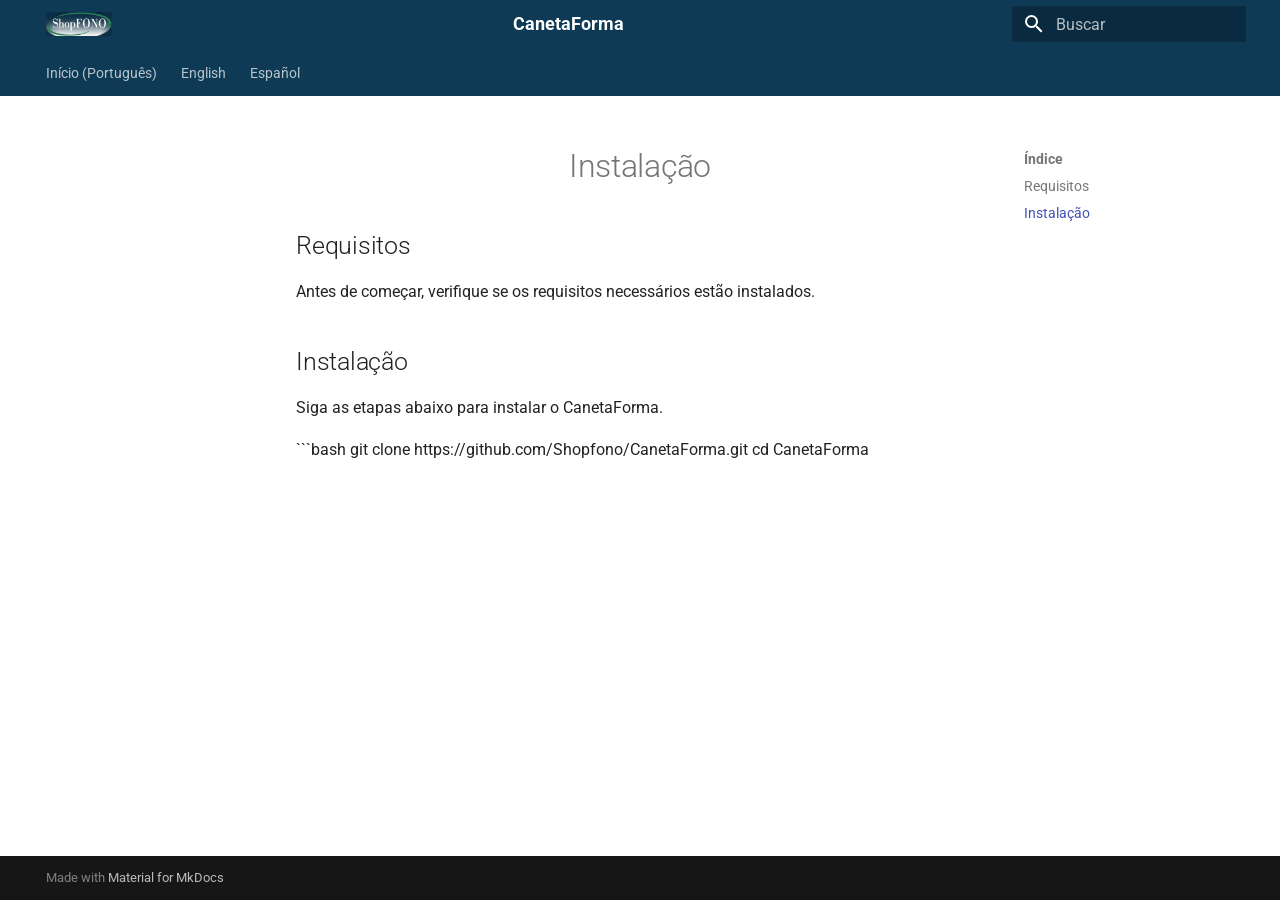
<file: Instalação/index.html>
<!doctype html>
<html lang="pt" class="no-js">
  <head>
    
      <meta charset="utf-8">
      <meta name="viewport" content="width=device-width,initial-scale=1">
      
      
      
        <link rel="canonical" href="https://shopfono.github.io/CanetaForma/Instala%C3%A7%C3%A3o/">
      
      
      
      
        
      
      
      <link rel="icon" href="../assets/logo.png">
      <meta name="generator" content="mkdocs-1.6.1, mkdocs-material-9.7.6">
    
    
      
        <title>Instalação - CanetaForma</title>
      
    
    
      <link rel="stylesheet" href="../assets/stylesheets/main.484c7ddc.min.css">
      
      


    
    
      
    
    
      
        
        
        <link rel="preconnect" href="https://fonts.gstatic.com" crossorigin>
        <link rel="stylesheet" href="https://fonts.googleapis.com/css?family=Roboto:300,300i,400,400i,700,700i%7CRoboto+Mono:400,400i,700,700i&display=fallback">
        <style>:root{--md-text-font:"Roboto";--md-code-font:"Roboto Mono"}</style>
      
    
    
      <link rel="stylesheet" href="../stylesheets/extra.css">
    
    <script>__md_scope=new URL("..",location),__md_hash=e=>[...e].reduce(((e,_)=>(e<<5)-e+_.charCodeAt(0)),0),__md_get=(e,_=localStorage,t=__md_scope)=>JSON.parse(_.getItem(t.pathname+"."+e)),__md_set=(e,_,t=localStorage,a=__md_scope)=>{try{t.setItem(a.pathname+"."+e,JSON.stringify(_))}catch(e){}}</script>
    
      

    
    
  </head>
  
  
    <body dir="ltr">
  
    
    <input class="md-toggle" data-md-toggle="drawer" type="checkbox" id="__drawer" autocomplete="off">
    <input class="md-toggle" data-md-toggle="search" type="checkbox" id="__search" autocomplete="off">
    <label class="md-overlay" for="__drawer"></label>
    <div data-md-component="skip">
      
        
        <a href="#instalacao" class="md-skip">
          Pular para conteúdo
        </a>
      
    </div>
    <div data-md-component="announce">
      
    </div>
    
    
      

<header class="md-header" data-md-component="header">
  <nav class="md-header__inner md-grid" aria-label="Cabeçalho">
    <a href=".." title="CanetaForma" class="md-header__button md-logo" aria-label="CanetaForma" data-md-component="logo">
      
  <img src="../assets/logo.png" alt="logo">

    </a>
    <label class="md-header__button md-icon" for="__drawer">
      
      <svg xmlns="http://www.w3.org/2000/svg" viewBox="0 0 24 24"><path d="M3 6h18v2H3zm0 5h18v2H3zm0 5h18v2H3z"/></svg>
    </label>
    <div class="md-header__title" data-md-component="header-title">
      <div class="md-header__ellipsis">
        <div class="md-header__topic">
          <span class="md-ellipsis">
            CanetaForma
          </span>
        </div>
        <div class="md-header__topic" data-md-component="header-topic">
          <span class="md-ellipsis">
            
              Instalação
            
          </span>
        </div>
      </div>
    </div>
    
    
      <script>var palette=__md_get("__palette");if(palette&&palette.color){if("(prefers-color-scheme)"===palette.color.media){var media=matchMedia("(prefers-color-scheme: light)"),input=document.querySelector(media.matches?"[data-md-color-media='(prefers-color-scheme: light)']":"[data-md-color-media='(prefers-color-scheme: dark)']");palette.color.media=input.getAttribute("data-md-color-media"),palette.color.scheme=input.getAttribute("data-md-color-scheme"),palette.color.primary=input.getAttribute("data-md-color-primary"),palette.color.accent=input.getAttribute("data-md-color-accent")}for(var[key,value]of Object.entries(palette.color))document.body.setAttribute("data-md-color-"+key,value)}</script>
    
    
    
      
      
        <label class="md-header__button md-icon" for="__search">
          
          <svg xmlns="http://www.w3.org/2000/svg" viewBox="0 0 24 24"><path d="M9.5 3A6.5 6.5 0 0 1 16 9.5c0 1.61-.59 3.09-1.56 4.23l.27.27h.79l5 5-1.5 1.5-5-5v-.79l-.27-.27A6.52 6.52 0 0 1 9.5 16 6.5 6.5 0 0 1 3 9.5 6.5 6.5 0 0 1 9.5 3m0 2C7 5 5 7 5 9.5S7 14 9.5 14 14 12 14 9.5 12 5 9.5 5"/></svg>
        </label>
        <div class="md-search" data-md-component="search" role="dialog">
  <label class="md-search__overlay" for="__search"></label>
  <div class="md-search__inner" role="search">
    <form class="md-search__form" name="search">
      <input type="text" class="md-search__input" name="query" aria-label="Buscar" placeholder="Buscar" autocapitalize="off" autocorrect="off" autocomplete="off" spellcheck="false" data-md-component="search-query" required>
      <label class="md-search__icon md-icon" for="__search">
        
        <svg xmlns="http://www.w3.org/2000/svg" viewBox="0 0 24 24"><path d="M9.5 3A6.5 6.5 0 0 1 16 9.5c0 1.61-.59 3.09-1.56 4.23l.27.27h.79l5 5-1.5 1.5-5-5v-.79l-.27-.27A6.52 6.52 0 0 1 9.5 16 6.5 6.5 0 0 1 3 9.5 6.5 6.5 0 0 1 9.5 3m0 2C7 5 5 7 5 9.5S7 14 9.5 14 14 12 14 9.5 12 5 9.5 5"/></svg>
        
        <svg xmlns="http://www.w3.org/2000/svg" viewBox="0 0 24 24"><path d="M20 11v2H8l5.5 5.5-1.42 1.42L4.16 12l7.92-7.92L13.5 5.5 8 11z"/></svg>
      </label>
      <nav class="md-search__options" aria-label="Pesquisar">
        
        <button type="reset" class="md-search__icon md-icon" title="Limpar" aria-label="Limpar" tabindex="-1">
          
          <svg xmlns="http://www.w3.org/2000/svg" viewBox="0 0 24 24"><path d="M19 6.41 17.59 5 12 10.59 6.41 5 5 6.41 10.59 12 5 17.59 6.41 19 12 13.41 17.59 19 19 17.59 13.41 12z"/></svg>
        </button>
      </nav>
      
    </form>
    <div class="md-search__output">
      <div class="md-search__scrollwrap" tabindex="0" data-md-scrollfix>
        <div class="md-search-result" data-md-component="search-result">
          <div class="md-search-result__meta">
            Inicializando busca
          </div>
          <ol class="md-search-result__list" role="presentation"></ol>
        </div>
      </div>
    </div>
  </div>
</div>
      
    
    
  </nav>
  
</header>
    
    <div class="md-container" data-md-component="container">
      
      
        
          
            
<nav class="md-tabs" aria-label="Abas" data-md-component="tabs">
  <div class="md-grid">
    <ul class="md-tabs__list">
      
        
  
  
  
  
    <li class="md-tabs__item">
      <a href=".." class="md-tabs__link">
        
  
  
    
  
  Início (Português)

      </a>
    </li>
  

      
        
  
  
  
  
    <li class="md-tabs__item">
      <a href="../en-US/" class="md-tabs__link">
        
  
  
    
  
  English

      </a>
    </li>
  

      
        
  
  
  
  
    <li class="md-tabs__item">
      <a href="../es-ES/" class="md-tabs__link">
        
  
  
    
  
  Español

      </a>
    </li>
  

      
    </ul>
  </div>
</nav>
          
        
      
      <main class="md-main" data-md-component="main">
        <div class="md-main__inner md-grid">
          
            
              
              <div class="md-sidebar md-sidebar--primary" data-md-component="sidebar" data-md-type="navigation" >
                <div class="md-sidebar__scrollwrap">
                  <div class="md-sidebar__inner">
                    


  


<nav class="md-nav md-nav--primary md-nav--lifted" aria-label="Navegação" data-md-level="0">
  <label class="md-nav__title" for="__drawer">
    <a href=".." title="CanetaForma" class="md-nav__button md-logo" aria-label="CanetaForma" data-md-component="logo">
      
  <img src="../assets/logo.png" alt="logo">

    </a>
    CanetaForma
  </label>
  
  <ul class="md-nav__list" data-md-scrollfix>
    
      
      
  
  
  
  
    <li class="md-nav__item">
      <a href=".." class="md-nav__link">
        
  
  
  <span class="md-ellipsis">
    
  
    Início (Português)
  

    
  </span>
  
  

      </a>
    </li>
  

    
      
      
  
  
  
  
    <li class="md-nav__item">
      <a href="../en-US/" class="md-nav__link">
        
  
  
  <span class="md-ellipsis">
    
  
    English
  

    
  </span>
  
  

      </a>
    </li>
  

    
      
      
  
  
  
  
    <li class="md-nav__item">
      <a href="../es-ES/" class="md-nav__link">
        
  
  
  <span class="md-ellipsis">
    
  
    Español
  

    
  </span>
  
  

      </a>
    </li>
  

    
  </ul>
</nav>
                  </div>
                </div>
              </div>
            
            
              
              <div class="md-sidebar md-sidebar--secondary" data-md-component="sidebar" data-md-type="toc" >
                <div class="md-sidebar__scrollwrap">
                  <div class="md-sidebar__inner">
                    

<nav class="md-nav md-nav--secondary" aria-label="Índice">
  
  
  
    
  
  
    <label class="md-nav__title" for="__toc">
      <span class="md-nav__icon md-icon"></span>
      Índice
    </label>
    <ul class="md-nav__list" data-md-component="toc" data-md-scrollfix>
      
        <li class="md-nav__item">
  <a href="#requisitos" class="md-nav__link">
    <span class="md-ellipsis">
      
        Requisitos
      
    </span>
  </a>
  
</li>
      
        <li class="md-nav__item">
  <a href="#instalacao_1" class="md-nav__link">
    <span class="md-ellipsis">
      
        Instalação
      
    </span>
  </a>
  
</li>
      
    </ul>
  
</nav>
                  </div>
                </div>
              </div>
            
          
          
            <div class="md-content" data-md-component="content">
              
              <article class="md-content__inner md-typeset">
                
                  



<h1 id="instalacao">Instalação</h1>
<h2 id="requisitos">Requisitos</h2>
<p>Antes de começar, verifique se os requisitos necessários estão instalados.</p>
<h2 id="instalacao_1">Instalação</h2>
<p>Siga as etapas abaixo para instalar o CanetaForma.</p>
<p>```bash
git clone https://github.com/Shopfono/CanetaForma.git
cd CanetaForma</p>












                
              </article>
            </div>
          
          
<script>var target=document.getElementById(location.hash.slice(1));target&&target.name&&(target.checked=target.name.startsWith("__tabbed_"))</script>
        </div>
        
          <button type="button" class="md-top md-icon" data-md-component="top" hidden>
  
  <svg xmlns="http://www.w3.org/2000/svg" viewBox="0 0 24 24"><path d="M13 20h-2V8l-5.5 5.5-1.42-1.42L12 4.16l7.92 7.92-1.42 1.42L13 8z"/></svg>
  Voltar para o topo
</button>
        
      </main>
      
        <footer class="md-footer">
  
  <div class="md-footer-meta md-typeset">
    <div class="md-footer-meta__inner md-grid">
      <div class="md-copyright">
  
  
    Made with
    <a href="https://squidfunk.github.io/mkdocs-material/" target="_blank" rel="noopener">
      Material for MkDocs
    </a>
  
</div>
      
    </div>
  </div>
</footer>
      
    </div>
    <div class="md-dialog" data-md-component="dialog">
      <div class="md-dialog__inner md-typeset"></div>
    </div>
    
    
    
      
      
      <script id="__config" type="application/json">{"annotate": null, "base": "..", "features": ["navigation.tabs", "navigation.sections", "navigation.top", "search.highlight", "content.code.copy"], "search": "../assets/javascripts/workers/search.2c215733.min.js", "tags": null, "translations": {"clipboard.copied": "Copiado para \u00e1rea de transfer\u00eancia", "clipboard.copy": "Copiar para \u00e1rea de transfer\u00eancia", "search.result.more.one": "mais 1 nesta p\u00e1gina", "search.result.more.other": "# mais nesta p\u00e1gina", "search.result.none": "Nenhum documento encontrado", "search.result.one": "1 documento encontrado", "search.result.other": "# documentos encontrados", "search.result.placeholder": "Digite para iniciar a busca", "search.result.term.missing": "Ausente", "select.version": "Selecione a vers\u00e3o"}, "version": null}</script>
    
    
      <script src="../assets/javascripts/bundle.79ae519e.min.js"></script>
      
    
  </body>
</html>
</file>
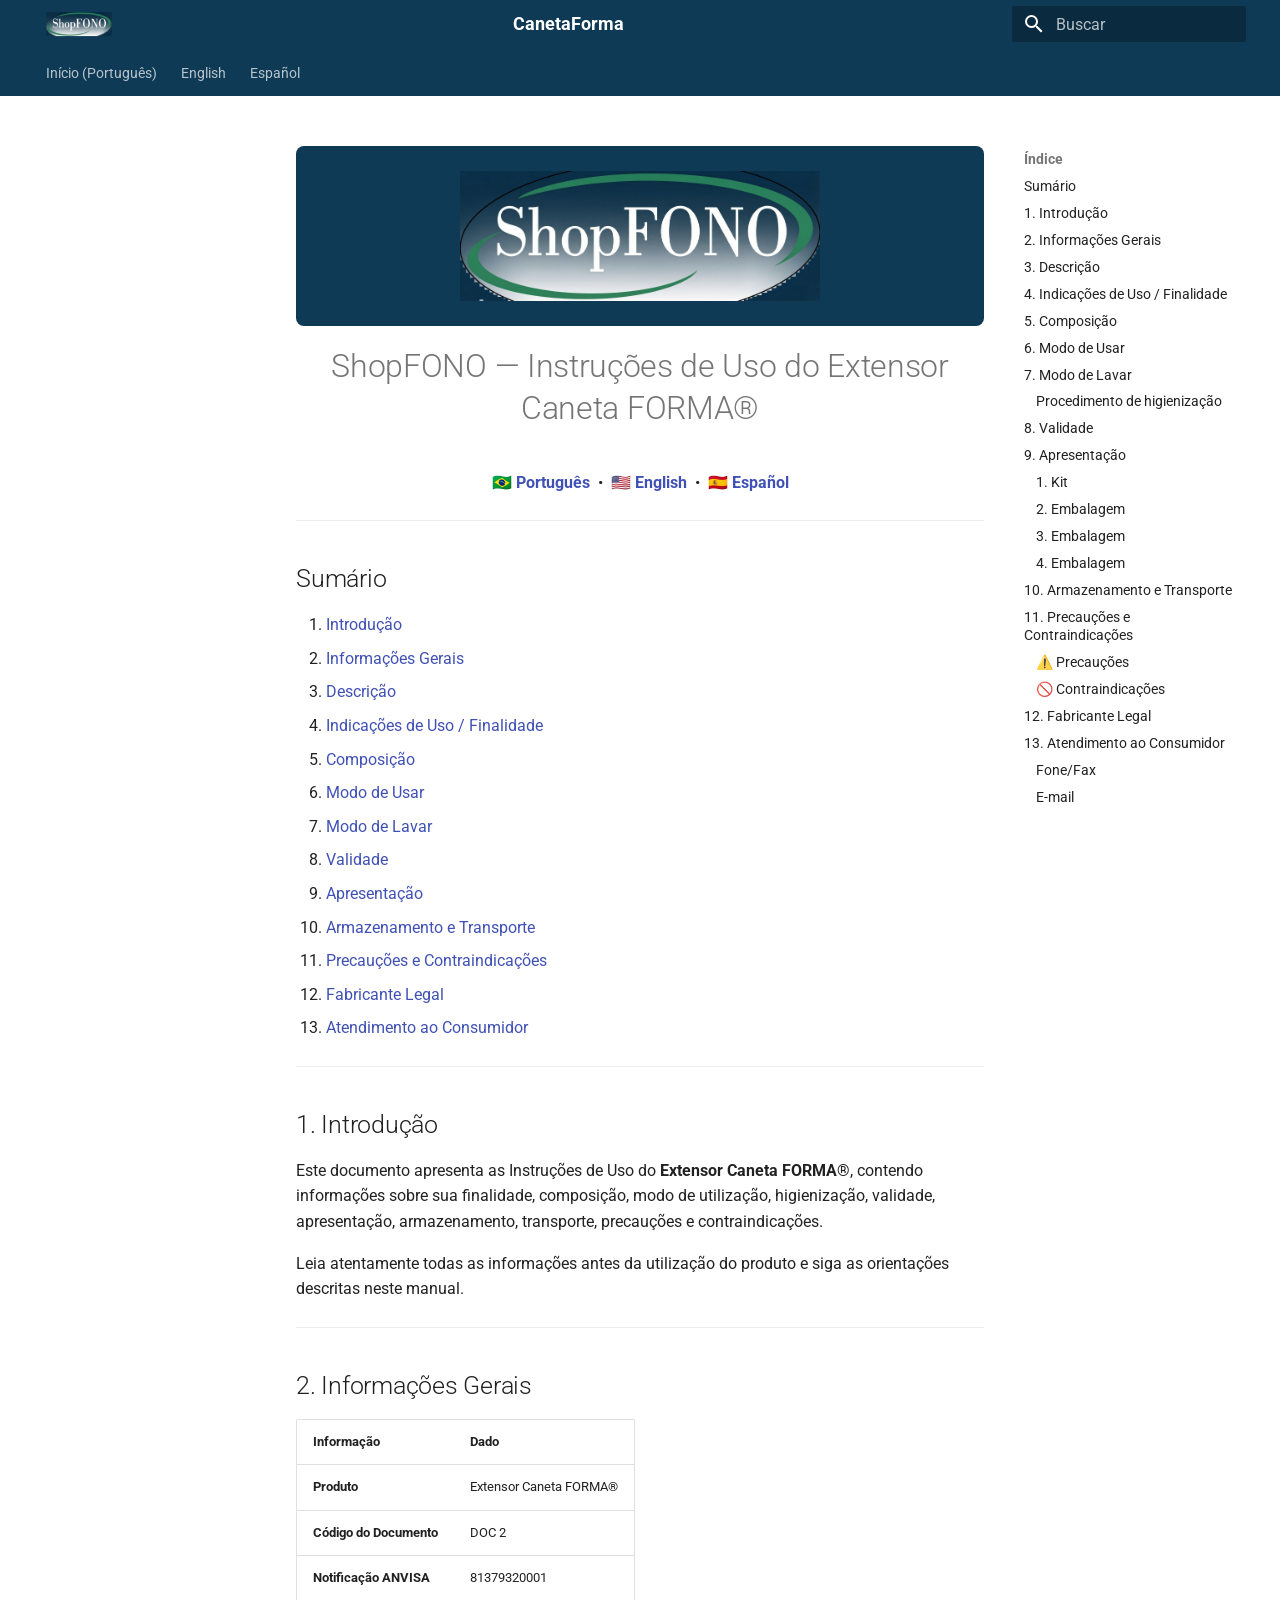
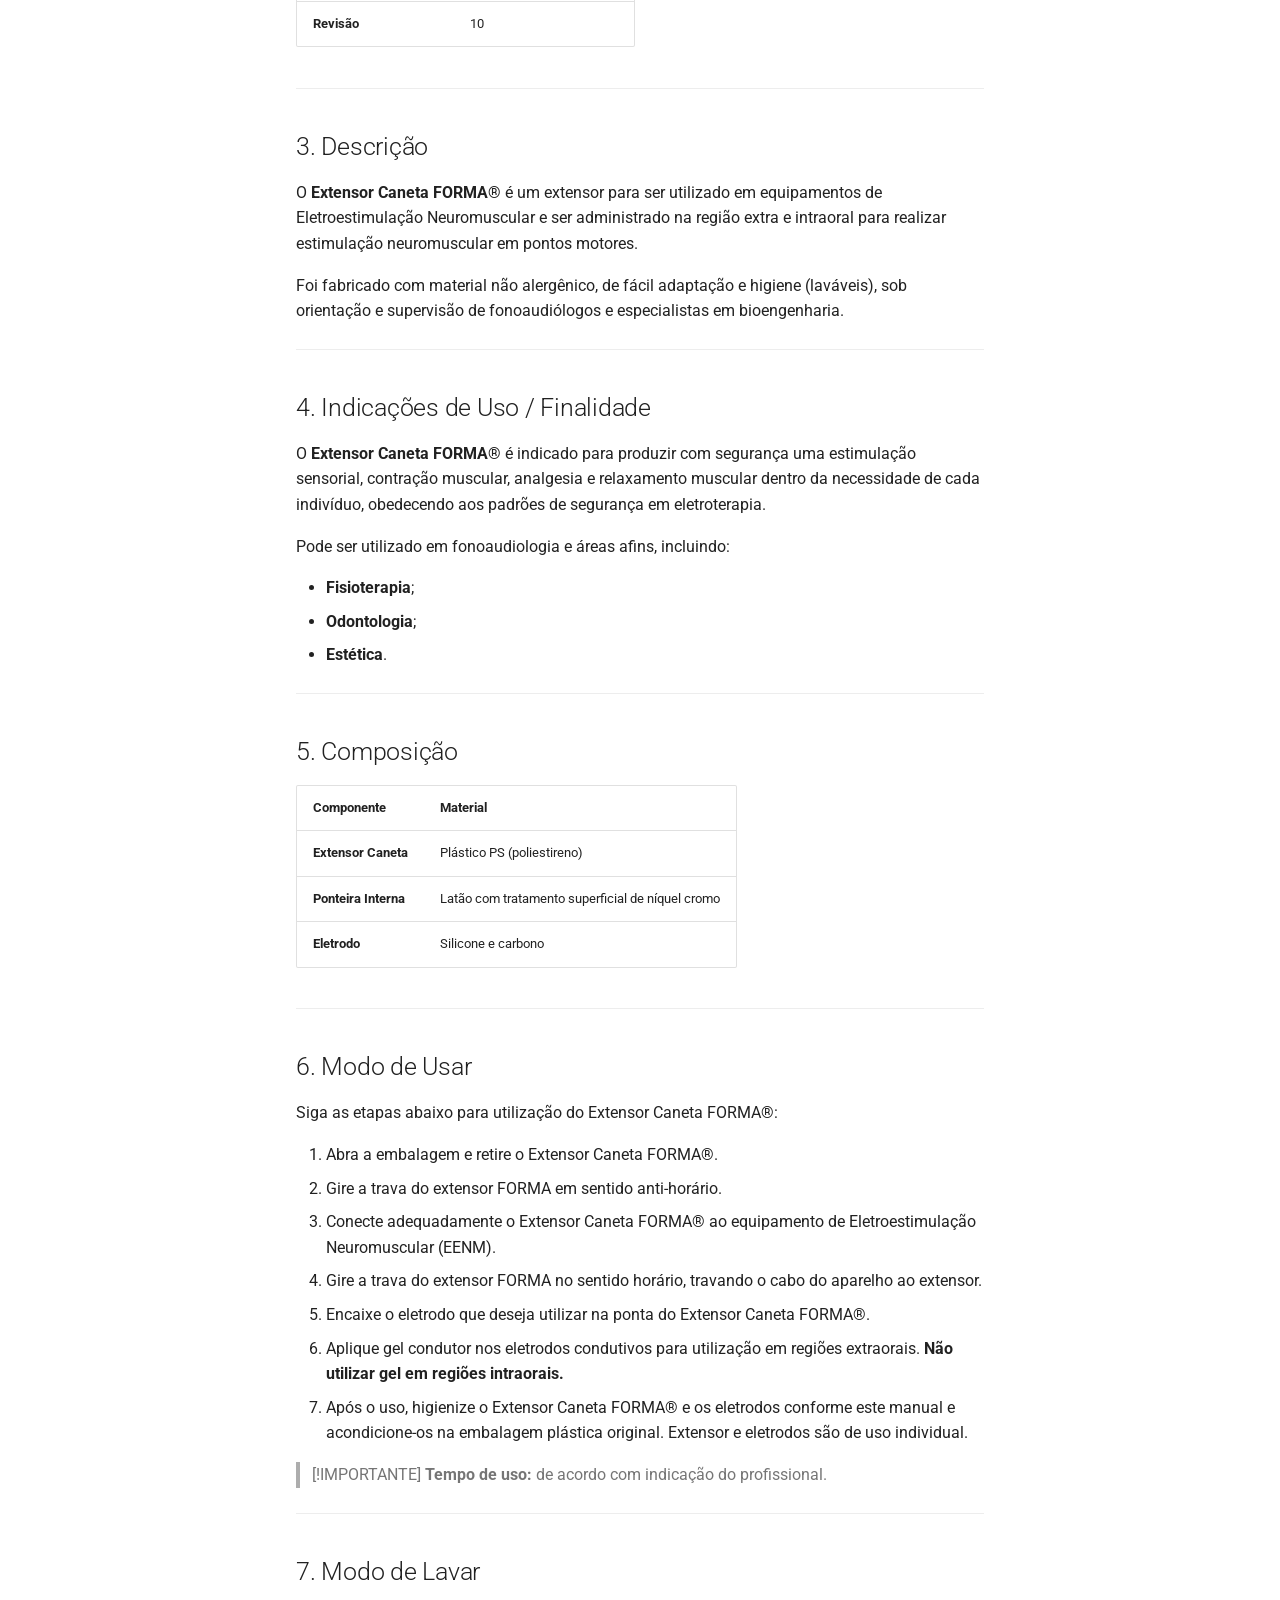
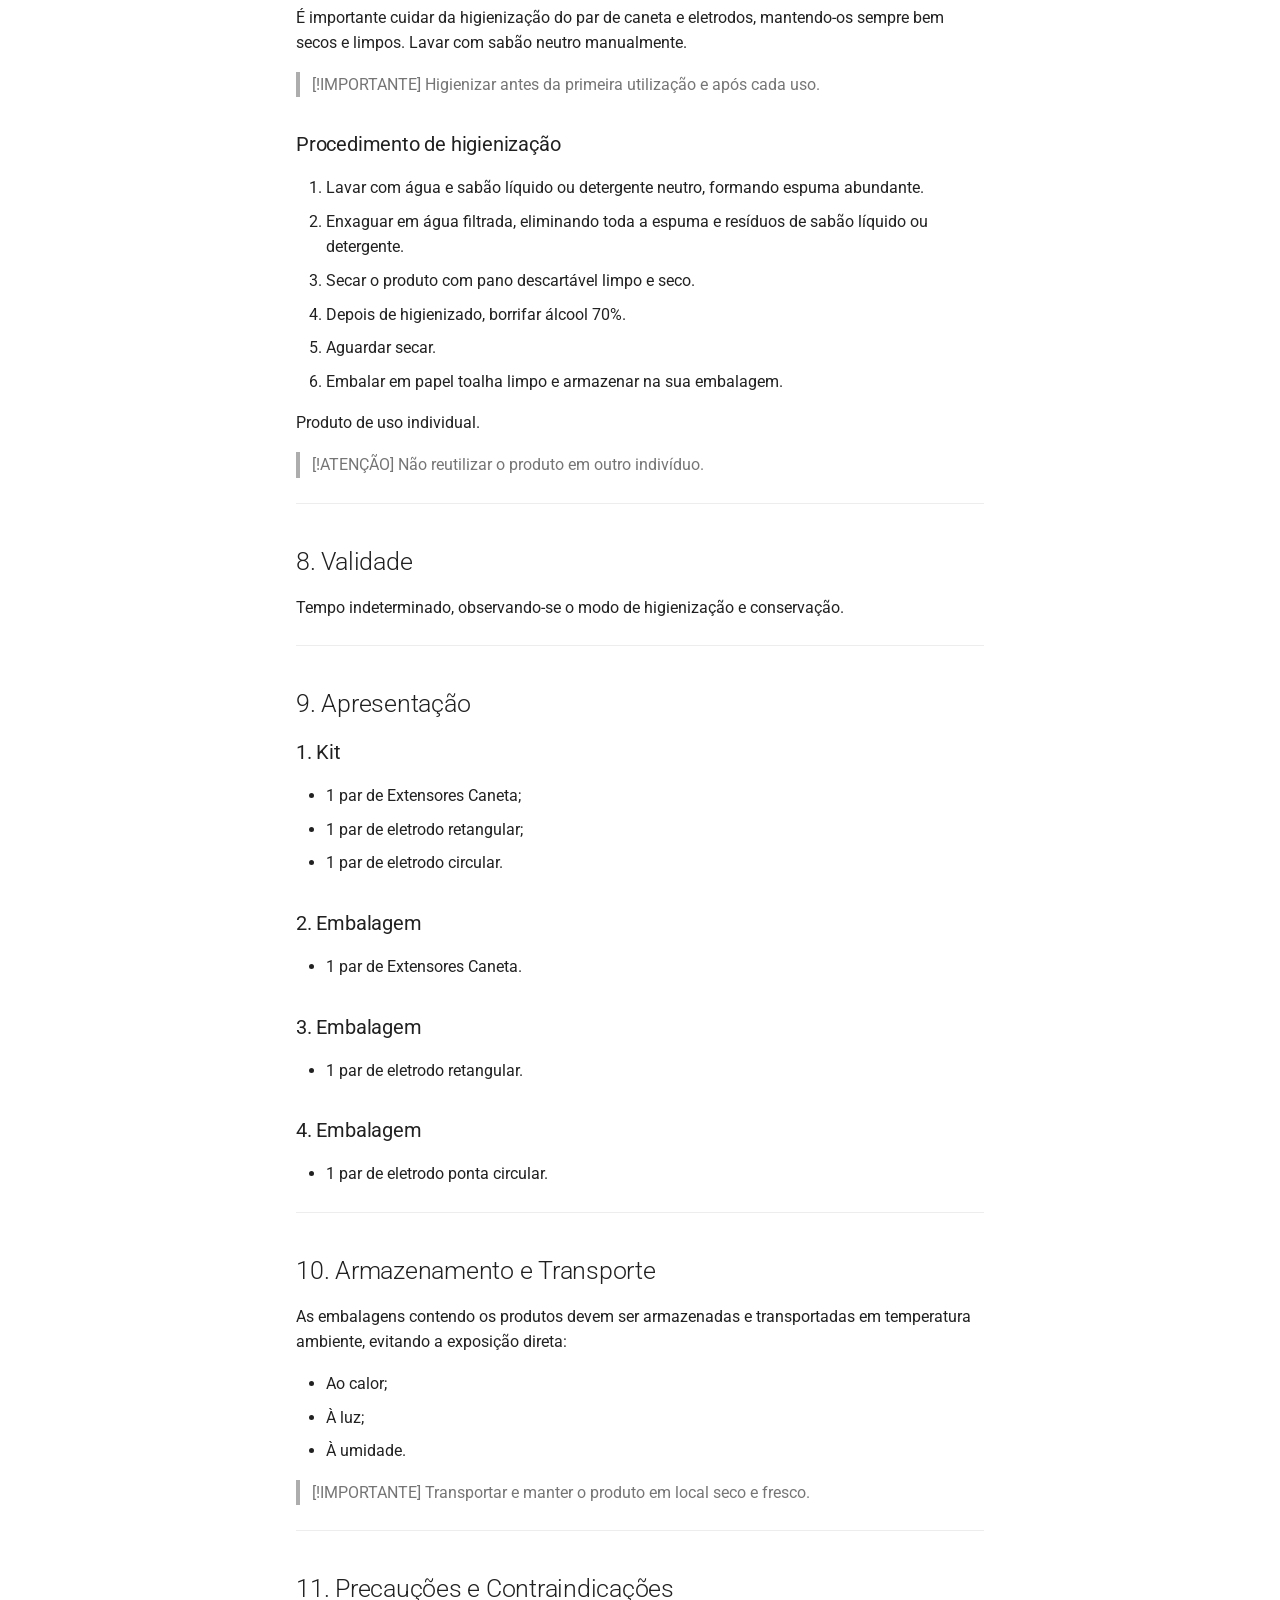
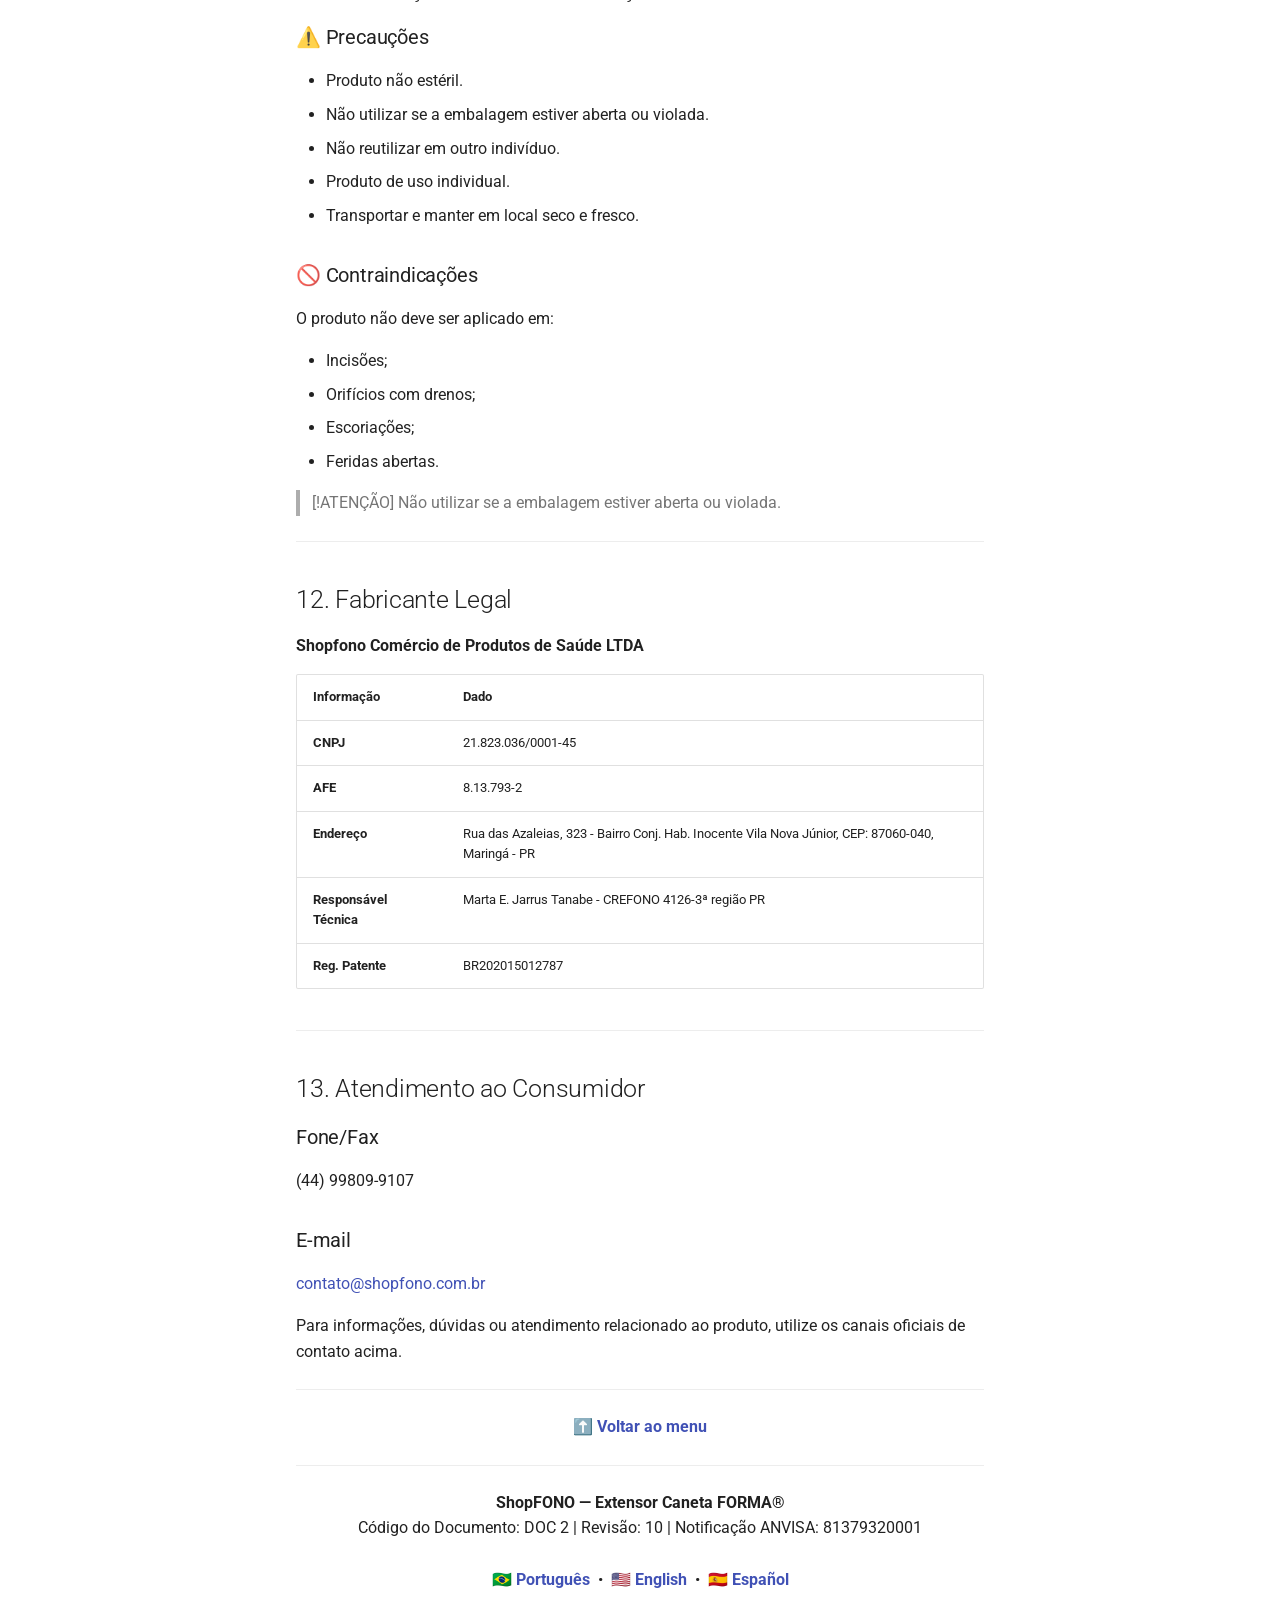
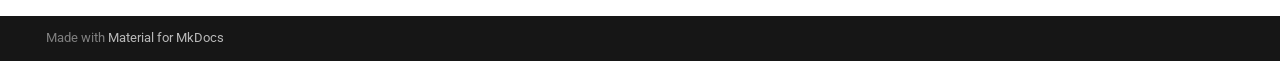
<file: pt-BR/index.html>
<!doctype html>
<html lang="pt" class="no-js">
  <head>
    
      <meta charset="utf-8">
      <meta name="viewport" content="width=device-width,initial-scale=1">
      
      
      
        <link rel="canonical" href="https://shopfono.github.io/CanetaForma/pt-BR/">
      
      
      
      
        
      
      
      <link rel="icon" href="../assets/logo.png">
      <meta name="generator" content="mkdocs-1.6.1, mkdocs-material-9.7.6">
    
    
      
        <title>Index - CanetaForma</title>
      
    
    
      <link rel="stylesheet" href="../assets/stylesheets/main.484c7ddc.min.css">
      
      


    
    
      
    
    
      
        
        
        <link rel="preconnect" href="https://fonts.gstatic.com" crossorigin>
        <link rel="stylesheet" href="https://fonts.googleapis.com/css?family=Roboto:300,300i,400,400i,700,700i%7CRoboto+Mono:400,400i,700,700i&display=fallback">
        <style>:root{--md-text-font:"Roboto";--md-code-font:"Roboto Mono"}</style>
      
    
    
      <link rel="stylesheet" href="../stylesheets/extra.css">
    
    <script>__md_scope=new URL("..",location),__md_hash=e=>[...e].reduce(((e,_)=>(e<<5)-e+_.charCodeAt(0)),0),__md_get=(e,_=localStorage,t=__md_scope)=>JSON.parse(_.getItem(t.pathname+"."+e)),__md_set=(e,_,t=localStorage,a=__md_scope)=>{try{t.setItem(a.pathname+"."+e,JSON.stringify(_))}catch(e){}}</script>
    
      

    
    
  </head>
  
  
    <body dir="ltr">
  
    
    <input class="md-toggle" data-md-toggle="drawer" type="checkbox" id="__drawer" autocomplete="off">
    <input class="md-toggle" data-md-toggle="search" type="checkbox" id="__search" autocomplete="off">
    <label class="md-overlay" for="__drawer"></label>
    <div data-md-component="skip">
      
        
        <a href="#shopfono-instrucoes-de-uso-do-extensor-caneta-forma" class="md-skip">
          Pular para conteúdo
        </a>
      
    </div>
    <div data-md-component="announce">
      
    </div>
    
    
      

<header class="md-header" data-md-component="header">
  <nav class="md-header__inner md-grid" aria-label="Cabeçalho">
    <a href=".." title="CanetaForma" class="md-header__button md-logo" aria-label="CanetaForma" data-md-component="logo">
      
  <img src="../assets/logo.png" alt="logo">

    </a>
    <label class="md-header__button md-icon" for="__drawer">
      
      <svg xmlns="http://www.w3.org/2000/svg" viewBox="0 0 24 24"><path d="M3 6h18v2H3zm0 5h18v2H3zm0 5h18v2H3z"/></svg>
    </label>
    <div class="md-header__title" data-md-component="header-title">
      <div class="md-header__ellipsis">
        <div class="md-header__topic">
          <span class="md-ellipsis">
            CanetaForma
          </span>
        </div>
        <div class="md-header__topic" data-md-component="header-topic">
          <span class="md-ellipsis">
            
              Index
            
          </span>
        </div>
      </div>
    </div>
    
    
      <script>var palette=__md_get("__palette");if(palette&&palette.color){if("(prefers-color-scheme)"===palette.color.media){var media=matchMedia("(prefers-color-scheme: light)"),input=document.querySelector(media.matches?"[data-md-color-media='(prefers-color-scheme: light)']":"[data-md-color-media='(prefers-color-scheme: dark)']");palette.color.media=input.getAttribute("data-md-color-media"),palette.color.scheme=input.getAttribute("data-md-color-scheme"),palette.color.primary=input.getAttribute("data-md-color-primary"),palette.color.accent=input.getAttribute("data-md-color-accent")}for(var[key,value]of Object.entries(palette.color))document.body.setAttribute("data-md-color-"+key,value)}</script>
    
    
    
      
      
        <label class="md-header__button md-icon" for="__search">
          
          <svg xmlns="http://www.w3.org/2000/svg" viewBox="0 0 24 24"><path d="M9.5 3A6.5 6.5 0 0 1 16 9.5c0 1.61-.59 3.09-1.56 4.23l.27.27h.79l5 5-1.5 1.5-5-5v-.79l-.27-.27A6.52 6.52 0 0 1 9.5 16 6.5 6.5 0 0 1 3 9.5 6.5 6.5 0 0 1 9.5 3m0 2C7 5 5 7 5 9.5S7 14 9.5 14 14 12 14 9.5 12 5 9.5 5"/></svg>
        </label>
        <div class="md-search" data-md-component="search" role="dialog">
  <label class="md-search__overlay" for="__search"></label>
  <div class="md-search__inner" role="search">
    <form class="md-search__form" name="search">
      <input type="text" class="md-search__input" name="query" aria-label="Buscar" placeholder="Buscar" autocapitalize="off" autocorrect="off" autocomplete="off" spellcheck="false" data-md-component="search-query" required>
      <label class="md-search__icon md-icon" for="__search">
        
        <svg xmlns="http://www.w3.org/2000/svg" viewBox="0 0 24 24"><path d="M9.5 3A6.5 6.5 0 0 1 16 9.5c0 1.61-.59 3.09-1.56 4.23l.27.27h.79l5 5-1.5 1.5-5-5v-.79l-.27-.27A6.52 6.52 0 0 1 9.5 16 6.5 6.5 0 0 1 3 9.5 6.5 6.5 0 0 1 9.5 3m0 2C7 5 5 7 5 9.5S7 14 9.5 14 14 12 14 9.5 12 5 9.5 5"/></svg>
        
        <svg xmlns="http://www.w3.org/2000/svg" viewBox="0 0 24 24"><path d="M20 11v2H8l5.5 5.5-1.42 1.42L4.16 12l7.92-7.92L13.5 5.5 8 11z"/></svg>
      </label>
      <nav class="md-search__options" aria-label="Pesquisar">
        
        <button type="reset" class="md-search__icon md-icon" title="Limpar" aria-label="Limpar" tabindex="-1">
          
          <svg xmlns="http://www.w3.org/2000/svg" viewBox="0 0 24 24"><path d="M19 6.41 17.59 5 12 10.59 6.41 5 5 6.41 10.59 12 5 17.59 6.41 19 12 13.41 17.59 19 19 17.59 13.41 12z"/></svg>
        </button>
      </nav>
      
    </form>
    <div class="md-search__output">
      <div class="md-search__scrollwrap" tabindex="0" data-md-scrollfix>
        <div class="md-search-result" data-md-component="search-result">
          <div class="md-search-result__meta">
            Inicializando busca
          </div>
          <ol class="md-search-result__list" role="presentation"></ol>
        </div>
      </div>
    </div>
  </div>
</div>
      
    
    
  </nav>
  
</header>
    
    <div class="md-container" data-md-component="container">
      
      
        
          
            
<nav class="md-tabs" aria-label="Abas" data-md-component="tabs">
  <div class="md-grid">
    <ul class="md-tabs__list">
      
        
  
  
  
  
    <li class="md-tabs__item">
      <a href=".." class="md-tabs__link">
        
  
  
    
  
  Início (Português)

      </a>
    </li>
  

      
        
  
  
  
  
    <li class="md-tabs__item">
      <a href="../en-US/" class="md-tabs__link">
        
  
  
    
  
  English

      </a>
    </li>
  

      
        
  
  
  
  
    <li class="md-tabs__item">
      <a href="../es-ES/" class="md-tabs__link">
        
  
  
    
  
  Español

      </a>
    </li>
  

      
    </ul>
  </div>
</nav>
          
        
      
      <main class="md-main" data-md-component="main">
        <div class="md-main__inner md-grid">
          
            
              
              <div class="md-sidebar md-sidebar--primary" data-md-component="sidebar" data-md-type="navigation" >
                <div class="md-sidebar__scrollwrap">
                  <div class="md-sidebar__inner">
                    


  


<nav class="md-nav md-nav--primary md-nav--lifted" aria-label="Navegação" data-md-level="0">
  <label class="md-nav__title" for="__drawer">
    <a href=".." title="CanetaForma" class="md-nav__button md-logo" aria-label="CanetaForma" data-md-component="logo">
      
  <img src="../assets/logo.png" alt="logo">

    </a>
    CanetaForma
  </label>
  
  <ul class="md-nav__list" data-md-scrollfix>
    
      
      
  
  
  
  
    <li class="md-nav__item">
      <a href=".." class="md-nav__link">
        
  
  
  <span class="md-ellipsis">
    
  
    Início (Português)
  

    
  </span>
  
  

      </a>
    </li>
  

    
      
      
  
  
  
  
    <li class="md-nav__item">
      <a href="../en-US/" class="md-nav__link">
        
  
  
  <span class="md-ellipsis">
    
  
    English
  

    
  </span>
  
  

      </a>
    </li>
  

    
      
      
  
  
  
  
    <li class="md-nav__item">
      <a href="../es-ES/" class="md-nav__link">
        
  
  
  <span class="md-ellipsis">
    
  
    Español
  

    
  </span>
  
  

      </a>
    </li>
  

    
  </ul>
</nav>
                  </div>
                </div>
              </div>
            
            
              
              <div class="md-sidebar md-sidebar--secondary" data-md-component="sidebar" data-md-type="toc" >
                <div class="md-sidebar__scrollwrap">
                  <div class="md-sidebar__inner">
                    

<nav class="md-nav md-nav--secondary" aria-label="Índice">
  
  
  
    
  
  
    <label class="md-nav__title" for="__toc">
      <span class="md-nav__icon md-icon"></span>
      Índice
    </label>
    <ul class="md-nav__list" data-md-component="toc" data-md-scrollfix>
      
        <li class="md-nav__item">
  <a href="#sumario" class="md-nav__link">
    <span class="md-ellipsis">
      
        Sumário
      
    </span>
  </a>
  
</li>
      
        <li class="md-nav__item">
  <a href="#1-introducao" class="md-nav__link">
    <span class="md-ellipsis">
      
        1. Introdução
      
    </span>
  </a>
  
</li>
      
        <li class="md-nav__item">
  <a href="#2-informacoes-gerais" class="md-nav__link">
    <span class="md-ellipsis">
      
        2. Informações Gerais
      
    </span>
  </a>
  
</li>
      
        <li class="md-nav__item">
  <a href="#3-descricao" class="md-nav__link">
    <span class="md-ellipsis">
      
        3. Descrição
      
    </span>
  </a>
  
</li>
      
        <li class="md-nav__item">
  <a href="#4-indicacoes-de-uso-finalidade" class="md-nav__link">
    <span class="md-ellipsis">
      
        4. Indicações de Uso / Finalidade
      
    </span>
  </a>
  
</li>
      
        <li class="md-nav__item">
  <a href="#5-composicao" class="md-nav__link">
    <span class="md-ellipsis">
      
        5. Composição
      
    </span>
  </a>
  
</li>
      
        <li class="md-nav__item">
  <a href="#6-modo-de-usar" class="md-nav__link">
    <span class="md-ellipsis">
      
        6. Modo de Usar
      
    </span>
  </a>
  
</li>
      
        <li class="md-nav__item">
  <a href="#7-modo-de-lavar" class="md-nav__link">
    <span class="md-ellipsis">
      
        7. Modo de Lavar
      
    </span>
  </a>
  
    <nav class="md-nav" aria-label="7. Modo de Lavar">
      <ul class="md-nav__list">
        
          <li class="md-nav__item">
  <a href="#procedimento-de-higienizacao" class="md-nav__link">
    <span class="md-ellipsis">
      
        Procedimento de higienização
      
    </span>
  </a>
  
</li>
        
      </ul>
    </nav>
  
</li>
      
        <li class="md-nav__item">
  <a href="#8-validade" class="md-nav__link">
    <span class="md-ellipsis">
      
        8. Validade
      
    </span>
  </a>
  
</li>
      
        <li class="md-nav__item">
  <a href="#9-apresentacao" class="md-nav__link">
    <span class="md-ellipsis">
      
        9. Apresentação
      
    </span>
  </a>
  
    <nav class="md-nav" aria-label="9. Apresentação">
      <ul class="md-nav__list">
        
          <li class="md-nav__item">
  <a href="#1-kit" class="md-nav__link">
    <span class="md-ellipsis">
      
        1. Kit
      
    </span>
  </a>
  
</li>
        
          <li class="md-nav__item">
  <a href="#2-embalagem" class="md-nav__link">
    <span class="md-ellipsis">
      
        2. Embalagem
      
    </span>
  </a>
  
</li>
        
          <li class="md-nav__item">
  <a href="#3-embalagem" class="md-nav__link">
    <span class="md-ellipsis">
      
        3. Embalagem
      
    </span>
  </a>
  
</li>
        
          <li class="md-nav__item">
  <a href="#4-embalagem" class="md-nav__link">
    <span class="md-ellipsis">
      
        4. Embalagem
      
    </span>
  </a>
  
</li>
        
      </ul>
    </nav>
  
</li>
      
        <li class="md-nav__item">
  <a href="#10-armazenamento-e-transporte" class="md-nav__link">
    <span class="md-ellipsis">
      
        10. Armazenamento e Transporte
      
    </span>
  </a>
  
</li>
      
        <li class="md-nav__item">
  <a href="#11-precaucoes-e-contraindicacoes" class="md-nav__link">
    <span class="md-ellipsis">
      
        11. Precauções e Contraindicações
      
    </span>
  </a>
  
    <nav class="md-nav" aria-label="11. Precauções e Contraindicações">
      <ul class="md-nav__list">
        
          <li class="md-nav__item">
  <a href="#precaucoes" class="md-nav__link">
    <span class="md-ellipsis">
      
        ⚠️ Precauções
      
    </span>
  </a>
  
</li>
        
          <li class="md-nav__item">
  <a href="#contraindicacoes" class="md-nav__link">
    <span class="md-ellipsis">
      
        🚫 Contraindicações
      
    </span>
  </a>
  
</li>
        
      </ul>
    </nav>
  
</li>
      
        <li class="md-nav__item">
  <a href="#12-fabricante-legal" class="md-nav__link">
    <span class="md-ellipsis">
      
        12. Fabricante Legal
      
    </span>
  </a>
  
</li>
      
        <li class="md-nav__item">
  <a href="#13-atendimento-ao-consumidor" class="md-nav__link">
    <span class="md-ellipsis">
      
        13. Atendimento ao Consumidor
      
    </span>
  </a>
  
    <nav class="md-nav" aria-label="13. Atendimento ao Consumidor">
      <ul class="md-nav__list">
        
          <li class="md-nav__item">
  <a href="#fonefax" class="md-nav__link">
    <span class="md-ellipsis">
      
        Fone/Fax
      
    </span>
  </a>
  
</li>
        
          <li class="md-nav__item">
  <a href="#e-mail" class="md-nav__link">
    <span class="md-ellipsis">
      
        E-mail
      
    </span>
  </a>
  
</li>
        
      </ul>
    </nav>
  
</li>
      
    </ul>
  
</nav>
                  </div>
                </div>
              </div>
            
          
          
            <div class="md-content" data-md-component="content">
              
              <article class="md-content__inner md-typeset">
                
                  



<div align="center" style="background-color: #0E3A55; padding: 25px 15px; border-radius: 8px; margin-bottom: 20px;">
  <img src="../assets/logo.png" alt="ShopFONO Logo" width="360" style="display: block; margin: 0 auto;" />
</div>

<h1 id="shopfono-instrucoes-de-uso-do-extensor-caneta-forma">ShopFONO — Instruções de Uso do Extensor Caneta FORMA®</h1>
<p align="center">
  <a href="../pt-BR/"><b>🇧🇷 Português</b></a> &nbsp;•&nbsp;
  <a href="../en-US/"><b>🇺🇸 English</b></a> &nbsp;•&nbsp;
  <a href="../es-ES/"><b>🇪🇸 Español</b></a>
</p>

<hr />
<h2 id="sumario">Sumário</h2>
<ol>
<li><a href="#1-introdução">Introdução</a></li>
<li><a href="#2-informações-gerais">Informações Gerais</a></li>
<li><a href="#3-descrição">Descrição</a></li>
<li><a href="#4-indicações-de-uso--finalidade">Indicações de Uso / Finalidade</a></li>
<li><a href="#5-composição">Composição</a></li>
<li><a href="#6-modo-de-usar">Modo de Usar</a></li>
<li><a href="#7-modo-de-lavar">Modo de Lavar</a></li>
<li><a href="#8-validade">Validade</a></li>
<li><a href="#9-apresentação">Apresentação</a></li>
<li><a href="#10-armazenamento-e-transporte">Armazenamento e Transporte</a></li>
<li><a href="#11-precauções-e-contraindicações">Precauções e Contraindicações</a></li>
<li><a href="#12-fabricante-legal">Fabricante Legal</a></li>
<li><a href="#13-atendimento-ao-consumidor">Atendimento ao Consumidor</a></li>
</ol>
<hr />
<h2 id="1-introducao">1. Introdução</h2>
<p>Este documento apresenta as Instruções de Uso do <strong>Extensor Caneta FORMA®</strong>, contendo informações sobre sua finalidade, composição, modo de utilização, higienização, validade, apresentação, armazenamento, transporte, precauções e contraindicações.</p>
<p>Leia atentamente todas as informações antes da utilização do produto e siga as orientações descritas neste manual.</p>
<hr />
<h2 id="2-informacoes-gerais">2. Informações Gerais</h2>
<table>
<thead>
<tr>
<th>Informação</th>
<th>Dado</th>
</tr>
</thead>
<tbody>
<tr>
<td><strong>Produto</strong></td>
<td>Extensor Caneta FORMA®</td>
</tr>
<tr>
<td><strong>Código do Documento</strong></td>
<td>DOC 2</td>
</tr>
<tr>
<td><strong>Notificação ANVISA</strong></td>
<td>81379320001</td>
</tr>
<tr>
<td><strong>Revisão</strong></td>
<td>10</td>
</tr>
</tbody>
</table>
<hr />
<h2 id="3-descricao">3. Descrição</h2>
<p>O <strong>Extensor Caneta FORMA®</strong> é um extensor para ser utilizado em equipamentos de Eletroestimulação Neuromuscular e ser administrado na região extra e intraoral para realizar estimulação neuromuscular em pontos motores.</p>
<p>Foi fabricado com material não alergênico, de fácil adaptação e higiene (laváveis), sob orientação e supervisão de fonoaudiólogos e especialistas em bioengenharia.</p>
<hr />
<h2 id="4-indicacoes-de-uso-finalidade">4. Indicações de Uso / Finalidade</h2>
<p>O <strong>Extensor Caneta FORMA®</strong> é indicado para produzir com segurança uma estimulação sensorial, contração muscular, analgesia e relaxamento muscular dentro da necessidade de cada indivíduo, obedecendo aos padrões de segurança em eletroterapia.</p>
<p>Pode ser utilizado em fonoaudiologia e áreas afins, incluindo:</p>
<ul>
<li><strong>Fisioterapia</strong>;</li>
<li><strong>Odontologia</strong>;</li>
<li><strong>Estética</strong>.</li>
</ul>
<hr />
<h2 id="5-composicao">5. Composição</h2>
<table>
<thead>
<tr>
<th>Componente</th>
<th>Material</th>
</tr>
</thead>
<tbody>
<tr>
<td><strong>Extensor Caneta</strong></td>
<td>Plástico PS (poliestireno)</td>
</tr>
<tr>
<td><strong>Ponteira Interna</strong></td>
<td>Latão com tratamento superficial de níquel cromo</td>
</tr>
<tr>
<td><strong>Eletrodo</strong></td>
<td>Silicone e carbono</td>
</tr>
</tbody>
</table>
<hr />
<h2 id="6-modo-de-usar">6. Modo de Usar</h2>
<p>Siga as etapas abaixo para utilização do Extensor Caneta FORMA®:</p>
<ol>
<li>Abra a embalagem e retire o Extensor Caneta FORMA®.</li>
<li>Gire a trava do extensor FORMA em sentido anti-horário.</li>
<li>Conecte adequadamente o Extensor Caneta FORMA® ao equipamento de Eletroestimulação Neuromuscular (EENM).</li>
<li>Gire a trava do extensor FORMA no sentido horário, travando o cabo do aparelho ao extensor.</li>
<li>Encaixe o eletrodo que deseja utilizar na ponta do Extensor Caneta FORMA®.</li>
<li>Aplique gel condutor nos eletrodos condutivos para utilização em regiões extraorais. <strong>Não utilizar gel em regiões intraorais.</strong></li>
<li>Após o uso, higienize o Extensor Caneta FORMA® e os eletrodos conforme este manual e acondicione-os na embalagem plástica original. Extensor e eletrodos são de uso individual.</li>
</ol>
<blockquote>
<p>[!IMPORTANTE]
<strong>Tempo de uso:</strong> de acordo com indicação do profissional.</p>
</blockquote>
<hr />
<h2 id="7-modo-de-lavar">7. Modo de Lavar</h2>
<p>É importante cuidar da higienização do par de caneta e eletrodos, mantendo-os sempre bem secos e limpos. Lavar com sabão neutro manualmente.</p>
<blockquote>
<p>[!IMPORTANTE]
Higienizar antes da primeira utilização e após cada uso.</p>
</blockquote>
<h3 id="procedimento-de-higienizacao">Procedimento de higienização</h3>
<ol>
<li>Lavar com água e sabão líquido ou detergente neutro, formando espuma abundante.</li>
<li>Enxaguar em água filtrada, eliminando toda a espuma e resíduos de sabão líquido ou detergente.</li>
<li>Secar o produto com pano descartável limpo e seco.</li>
<li>Depois de higienizado, borrifar álcool 70%.</li>
<li>Aguardar secar.</li>
<li>Embalar em papel toalha limpo e armazenar na sua embalagem.</li>
</ol>
<p>Produto de uso individual.</p>
<blockquote>
<p>[!ATENÇÃO]
Não reutilizar o produto em outro indivíduo.</p>
</blockquote>
<hr />
<h2 id="8-validade">8. Validade</h2>
<p>Tempo indeterminado, observando-se o modo de higienização e conservação.</p>
<hr />
<h2 id="9-apresentacao">9. Apresentação</h2>
<h3 id="1-kit">1. Kit</h3>
<ul>
<li>1 par de Extensores Caneta;</li>
<li>1 par de eletrodo retangular;</li>
<li>1 par de eletrodo circular.</li>
</ul>
<h3 id="2-embalagem">2. Embalagem</h3>
<ul>
<li>1 par de Extensores Caneta.</li>
</ul>
<h3 id="3-embalagem">3. Embalagem</h3>
<ul>
<li>1 par de eletrodo retangular.</li>
</ul>
<h3 id="4-embalagem">4. Embalagem</h3>
<ul>
<li>1 par de eletrodo ponta circular.</li>
</ul>
<hr />
<h2 id="10-armazenamento-e-transporte">10. Armazenamento e Transporte</h2>
<p>As embalagens contendo os produtos devem ser armazenadas e transportadas em temperatura ambiente, evitando a exposição direta:</p>
<ul>
<li>Ao calor;</li>
<li>À luz;</li>
<li>À umidade.</li>
</ul>
<blockquote>
<p>[!IMPORTANTE]
Transportar e manter o produto em local seco e fresco.</p>
</blockquote>
<hr />
<h2 id="11-precaucoes-e-contraindicacoes">11. Precauções e Contraindicações</h2>
<h3 id="precaucoes">⚠️ Precauções</h3>
<ul>
<li>Produto não estéril.</li>
<li>Não utilizar se a embalagem estiver aberta ou violada.</li>
<li>Não reutilizar em outro indivíduo.</li>
<li>Produto de uso individual.</li>
<li>Transportar e manter em local seco e fresco.</li>
</ul>
<h3 id="contraindicacoes">🚫 Contraindicações</h3>
<p>O produto não deve ser aplicado em:</p>
<ul>
<li>Incisões;</li>
<li>Orifícios com drenos;</li>
<li>Escoriações;</li>
<li>Feridas abertas.</li>
</ul>
<blockquote>
<p>[!ATENÇÃO]
Não utilizar se a embalagem estiver aberta ou violada.</p>
</blockquote>
<hr />
<h2 id="12-fabricante-legal">12. Fabricante Legal</h2>
<p><strong>Shopfono Comércio de Produtos de Saúde LTDA</strong></p>
<table>
<thead>
<tr>
<th>Informação</th>
<th>Dado</th>
</tr>
</thead>
<tbody>
<tr>
<td><strong>CNPJ</strong></td>
<td>21.823.036/0001-45</td>
</tr>
<tr>
<td><strong>AFE</strong></td>
<td>8.13.793-2</td>
</tr>
<tr>
<td><strong>Endereço</strong></td>
<td>Rua das Azaleias, 323 - Bairro Conj. Hab. Inocente Vila Nova Júnior, CEP: 87060-040, Maringá - PR</td>
</tr>
<tr>
<td><strong>Responsável Técnica</strong></td>
<td>Marta E. Jarrus Tanabe - CREFONO 4126-3ª região PR</td>
</tr>
<tr>
<td><strong>Reg. Patente</strong></td>
<td>BR202015012787</td>
</tr>
</tbody>
</table>
<hr />
<h2 id="13-atendimento-ao-consumidor">13. Atendimento ao Consumidor</h2>
<h3 id="fonefax">Fone/Fax</h3>
<p>(44) 99809-9107</p>
<h3 id="e-mail">E-mail</h3>
<p><a href="mailto:contato@shopfono.com.br">contato@shopfono.com.br</a></p>
<p>Para informações, dúvidas ou atendimento relacionado ao produto, utilize os canais oficiais de contato acima.</p>
<hr />
<p align="center">
  <a href="#sumário"><b>⬆️ Voltar ao menu</b></a>
</p>

<hr />
<p align="center">
  <b>ShopFONO — Extensor Caneta FORMA®</b><br>
  Código do Documento: DOC 2 | Revisão: 10 | Notificação ANVISA: 81379320001<br><br>
  <a href="../pt-BR/"><b>🇧🇷 Português</b></a> &nbsp;•&nbsp;
  <a href="../en-US/"><b>🇺🇸 English</b></a> &nbsp;•&nbsp;
  <a href="../es-ES/"><b>🇪🇸 Español</b></a>
</p>












                
              </article>
            </div>
          
          
<script>var target=document.getElementById(location.hash.slice(1));target&&target.name&&(target.checked=target.name.startsWith("__tabbed_"))</script>
        </div>
        
          <button type="button" class="md-top md-icon" data-md-component="top" hidden>
  
  <svg xmlns="http://www.w3.org/2000/svg" viewBox="0 0 24 24"><path d="M13 20h-2V8l-5.5 5.5-1.42-1.42L12 4.16l7.92 7.92-1.42 1.42L13 8z"/></svg>
  Voltar para o topo
</button>
        
      </main>
      
        <footer class="md-footer">
  
  <div class="md-footer-meta md-typeset">
    <div class="md-footer-meta__inner md-grid">
      <div class="md-copyright">
  
  
    Made with
    <a href="https://squidfunk.github.io/mkdocs-material/" target="_blank" rel="noopener">
      Material for MkDocs
    </a>
  
</div>
      
    </div>
  </div>
</footer>
      
    </div>
    <div class="md-dialog" data-md-component="dialog">
      <div class="md-dialog__inner md-typeset"></div>
    </div>
    
    
    
      
      
      <script id="__config" type="application/json">{"annotate": null, "base": "..", "features": ["navigation.tabs", "navigation.sections", "navigation.top", "search.highlight", "content.code.copy"], "search": "../assets/javascripts/workers/search.2c215733.min.js", "tags": null, "translations": {"clipboard.copied": "Copiado para \u00e1rea de transfer\u00eancia", "clipboard.copy": "Copiar para \u00e1rea de transfer\u00eancia", "search.result.more.one": "mais 1 nesta p\u00e1gina", "search.result.more.other": "# mais nesta p\u00e1gina", "search.result.none": "Nenhum documento encontrado", "search.result.one": "1 documento encontrado", "search.result.other": "# documentos encontrados", "search.result.placeholder": "Digite para iniciar a busca", "search.result.term.missing": "Ausente", "select.version": "Selecione a vers\u00e3o"}, "version": null}</script>
    
    
      <script src="../assets/javascripts/bundle.79ae519e.min.js"></script>
      
    
  </body>
</html>
</file>
<file: stylesheets/extra.css>
/* Estilização corporativa ShopFONO (#0E3A55) e centralização do texto do cabeçalho */

.md-header {
  background-color: #0E3A55 !important;
}

.md-tabs {
  background-color: #0E3A55 !important;
}

/* Centralizar o texto "CanetaForma" na barra de navegação do topo */
.md-header__title,
.md-header__topic {
  display: block !important;
  text-align: center !important;
  width: 100% !important;
  margin: 0 auto !important;
  font-weight: bold;
}

.md-header__inner {
  display: flex !important;
  justify-content: center !important;
  align-items: center !important;
}

/* Centralizar os títulos H1 das páginas */
h1 {
  text-align: center !important;
}

.logo-header-panel {
  background-color: #0E3A55;
  padding: 25px 15px;
  border-radius: 8px;
  margin-bottom: 20px;
  text-align: center;
}

.logo-header-panel img {
  max-width: 360px;
  width: 100%;
  height: auto;
  display: inline-block;
}
</file>
<file: assets/stylesheets/main.484c7ddc.min.css>
@charset "UTF-8";html{-webkit-text-size-adjust:none;-moz-text-size-adjust:none;text-size-adjust:none;box-sizing:border-box}*,:after,:before{box-sizing:inherit}@media (prefers-reduced-motion){*,:after,:before{transition:none!important}}body{margin:0}a,button,input,label{-webkit-tap-highlight-color:transparent}a{color:inherit;text-decoration:none}hr{border:0;box-sizing:initial;display:block;height:.05rem;overflow:visible;padding:0}small{font-size:80%}sub,sup{line-height:1em}img{border-style:none}table{border-collapse:initial;border-spacing:0}td,th{font-weight:400;vertical-align:top}button{background:#0000;border:0;font-family:inherit;font-size:inherit;margin:0;padding:0}input{border:0;outline:none}:root{--md-primary-fg-color:#4051b5;--md-primary-fg-color--light:#5d6cc0;--md-primary-fg-color--dark:#303fa1;--md-primary-bg-color:#fff;--md-primary-bg-color--light:#ffffffb3;--md-accent-fg-color:#526cfe;--md-accent-fg-color--transparent:#526cfe1a;--md-accent-bg-color:#fff;--md-accent-bg-color--light:#ffffffb3}[data-md-color-scheme=default]{color-scheme:light}[data-md-color-scheme=default] img[src$="#gh-dark-mode-only"],[data-md-color-scheme=default] img[src$="#only-dark"]{display:none}:root,[data-md-color-scheme=default]{--md-hue:225deg;--md-default-fg-color:#000000de;--md-default-fg-color--light:#0000008a;--md-default-fg-color--lighter:#00000052;--md-default-fg-color--lightest:#00000012;--md-default-bg-color:#fff;--md-default-bg-color--light:#ffffffb3;--md-default-bg-color--lighter:#ffffff4d;--md-default-bg-color--lightest:#ffffff1f;--md-code-fg-color:#36464e;--md-code-bg-color:#f5f5f5;--md-code-bg-color--light:#f5f5f5b3;--md-code-bg-color--lighter:#f5f5f54d;--md-code-hl-color:#4287ff;--md-code-hl-color--light:#4287ff1a;--md-code-hl-number-color:#d52a2a;--md-code-hl-special-color:#db1457;--md-code-hl-function-color:#a846b9;--md-code-hl-constant-color:#6e59d9;--md-code-hl-keyword-color:#3f6ec6;--md-code-hl-string-color:#1c7d4d;--md-code-hl-name-color:var(--md-code-fg-color);--md-code-hl-operator-color:var(--md-default-fg-color--light);--md-code-hl-punctuation-color:var(--md-default-fg-color--light);--md-code-hl-comment-color:var(--md-default-fg-color--light);--md-code-hl-generic-color:var(--md-default-fg-color--light);--md-code-hl-variable-color:var(--md-default-fg-color--light);--md-typeset-color:var(--md-default-fg-color);--md-typeset-a-color:var(--md-primary-fg-color);--md-typeset-del-color:#f5503d26;--md-typeset-ins-color:#0bd57026;--md-typeset-kbd-color:#fafafa;--md-typeset-kbd-accent-color:#fff;--md-typeset-kbd-border-color:#b8b8b8;--md-typeset-mark-color:#ffff0080;--md-typeset-table-color:#0000001f;--md-typeset-table-color--light:rgba(0,0,0,.035);--md-admonition-fg-color:var(--md-default-fg-color);--md-admonition-bg-color:var(--md-default-bg-color);--md-warning-fg-color:#000000de;--md-warning-bg-color:#ff9;--md-footer-fg-color:#fff;--md-footer-fg-color--light:#ffffffb3;--md-footer-fg-color--lighter:#ffffff73;--md-footer-bg-color:#000000de;--md-footer-bg-color--dark:#00000052;--md-shadow-z1:0 0.2rem 0.5rem #0000000d,0 0 0.05rem #0000001a;--md-shadow-z2:0 0.2rem 0.5rem #0000001a,0 0 0.05rem #00000040;--md-shadow-z3:0 0.2rem 0.5rem #0003,0 0 0.05rem #00000059}.md-icon svg{fill:currentcolor;display:block;height:1.2rem;width:1.2rem}body{-webkit-font-smoothing:antialiased;-moz-osx-font-smoothing:grayscale;--md-text-font-family:var(--md-text-font,_),-apple-system,BlinkMacSystemFont,Helvetica,Arial,sans-serif;--md-code-font-family:var(--md-code-font,_),SFMono-Regular,Consolas,Menlo,monospace}aside,body,input{font-feature-settings:"kern","liga";color:var(--md-typeset-color);font-family:var(--md-text-font-family)}code,kbd,pre{font-feature-settings:"kern";font-family:var(--md-code-font-family)}:root{--md-typeset-table-sort-icon:url('data:image/svg+xml;charset=utf-8,<svg xmlns="http://www.w3.org/2000/svg" viewBox="0 0 24 24"><path d="m18 21-4-4h3V7h-3l4-4 4 4h-3v10h3M2 19v-2h10v2M2 13v-2h7v2M2 7V5h4v2z"/></svg>');--md-typeset-table-sort-icon--asc:url('data:image/svg+xml;charset=utf-8,<svg xmlns="http://www.w3.org/2000/svg" viewBox="0 0 24 24"><path d="M19 17h3l-4 4-4-4h3V3h2M2 17h10v2H2M6 5v2H2V5m0 6h7v2H2z"/></svg>');--md-typeset-table-sort-icon--desc:url('data:image/svg+xml;charset=utf-8,<svg xmlns="http://www.w3.org/2000/svg" viewBox="0 0 24 24"><path d="M19 7h3l-4-4-4 4h3v14h2M2 17h10v2H2M6 5v2H2V5m0 6h7v2H2z"/></svg>')}.md-typeset{-webkit-print-color-adjust:exact;color-adjust:exact;font-size:.8rem;line-height:1.6;overflow-wrap:break-word}@media print{.md-typeset{font-size:.68rem}}.md-typeset blockquote,.md-typeset dl,.md-typeset figure,.md-typeset ol,.md-typeset pre,.md-typeset ul{margin-bottom:1em;margin-top:1em}.md-typeset h1{color:var(--md-default-fg-color--light);font-size:2em;line-height:1.3;margin:0 0 1.25em}.md-typeset h1,.md-typeset h2{font-weight:300;letter-spacing:-.01em}.md-typeset h2{font-size:1.5625em;line-height:1.4;margin:1.6em 0 .64em}.md-typeset h3{font-size:1.25em;font-weight:400;letter-spacing:-.01em;line-height:1.5;margin:1.6em 0 .8em}.md-typeset h2+h3{margin-top:.8em}.md-typeset h4{font-weight:700;letter-spacing:-.01em;margin:1em 0}.md-typeset h5,.md-typeset h6{color:var(--md-default-fg-color--light);font-size:.8em;font-weight:700;letter-spacing:-.01em;margin:1.25em 0}.md-typeset h5{text-transform:uppercase}.md-typeset h5 code{text-transform:none}.md-typeset hr{border-bottom:.05rem solid var(--md-default-fg-color--lightest);display:flow-root;margin:1.5em 0}.md-typeset a{color:var(--md-typeset-a-color);word-break:break-word}.md-typeset a,.md-typeset a:before{transition:color 125ms}.md-typeset a:focus,.md-typeset a:hover{color:var(--md-accent-fg-color)}.md-typeset a:focus code,.md-typeset a:hover code{background-color:var(--md-accent-fg-color--transparent);color:var(--md-accent-fg-color)}.md-typeset a code{color:var(--md-typeset-a-color)}.md-typeset a.focus-visible{outline-color:var(--md-accent-fg-color);outline-offset:.2rem}.md-typeset code,.md-typeset kbd,.md-typeset pre{color:var(--md-code-fg-color);direction:ltr;font-variant-ligatures:none;transition:background-color 125ms}@media print{.md-typeset code,.md-typeset kbd,.md-typeset pre{white-space:pre-wrap}}.md-typeset code{background-color:var(--md-code-bg-color);border-radius:.1rem;-webkit-box-decoration-break:clone;box-decoration-break:clone;font-size:.85em;padding:0 .2941176471em;transition:color 125ms,background-color 125ms;word-break:break-word}.md-typeset code:not(.focus-visible){-webkit-tap-highlight-color:transparent;outline:none}.md-typeset pre{display:flow-root;line-height:1.4;position:relative}.md-typeset pre>code{-webkit-box-decoration-break:slice;box-decoration-break:slice;box-shadow:none;display:block;margin:0;outline-color:var(--md-accent-fg-color);overflow:auto;padding:.7720588235em 1.1764705882em;scrollbar-color:var(--md-default-fg-color--lighter) #0000;scrollbar-width:thin;touch-action:auto;word-break:normal}.md-typeset pre>code:hover{scrollbar-color:var(--md-accent-fg-color) #0000}.md-typeset pre>code::-webkit-scrollbar{height:.2rem;width:.2rem}.md-typeset pre>code::-webkit-scrollbar-thumb{background-color:var(--md-default-fg-color--lighter)}.md-typeset pre>code::-webkit-scrollbar-thumb:hover{background-color:var(--md-accent-fg-color)}.md-typeset kbd{background-color:var(--md-typeset-kbd-color);border-radius:.1rem;box-shadow:0 .1rem 0 .05rem var(--md-typeset-kbd-border-color),0 .1rem 0 var(--md-typeset-kbd-border-color),0 -.1rem .2rem var(--md-typeset-kbd-accent-color) inset;color:var(--md-default-fg-color);display:inline-block;font-size:.75em;padding:0 .6666666667em;vertical-align:text-top;word-break:break-word}.md-typeset mark{background-color:var(--md-typeset-mark-color);-webkit-box-decoration-break:clone;box-decoration-break:clone;color:inherit;word-break:break-word}.md-typeset abbr{cursor:help;text-decoration:none}.md-typeset [data-preview],.md-typeset abbr{border-bottom:.05rem dotted var(--md-default-fg-color--light)}.md-typeset small{opacity:.75}[dir=ltr] .md-typeset sub,[dir=ltr] .md-typeset sup{margin-left:.078125em}[dir=rtl] .md-typeset sub,[dir=rtl] .md-typeset sup{margin-right:.078125em}[dir=ltr] .md-typeset blockquote{padding-left:.6rem}[dir=rtl] .md-typeset blockquote{padding-right:.6rem}[dir=ltr] .md-typeset blockquote{border-left:.2rem solid var(--md-default-fg-color--lighter)}[dir=rtl] .md-typeset blockquote{border-right:.2rem solid var(--md-default-fg-color--lighter)}.md-typeset blockquote{color:var(--md-default-fg-color--light);margin-left:0;margin-right:0}.md-typeset ul{list-style-type:disc}.md-typeset ul[type]{list-style-type:revert-layer}[dir=ltr] .md-typeset ol,[dir=ltr] .md-typeset ul{margin-left:.625em}[dir=rtl] .md-typeset ol,[dir=rtl] .md-typeset ul{margin-right:.625em}.md-typeset ol,.md-typeset ul{padding:0}.md-typeset ol:not([hidden]),.md-typeset ul:not([hidden]){display:flow-root}.md-typeset ol ol,.md-typeset ul ol{list-style-type:lower-alpha}.md-typeset ol ol ol,.md-typeset ul ol ol{list-style-type:lower-roman}.md-typeset ol ol ol ol,.md-typeset ul ol ol ol{list-style-type:upper-alpha}.md-typeset ol ol ol ol ol,.md-typeset ul ol ol ol ol{list-style-type:upper-roman}.md-typeset ol[type],.md-typeset ul[type]{list-style-type:revert-layer}[dir=ltr] .md-typeset ol li,[dir=ltr] .md-typeset ul li{margin-left:1.25em}[dir=rtl] .md-typeset ol li,[dir=rtl] .md-typeset ul li{margin-right:1.25em}.md-typeset ol li,.md-typeset ul li{margin-bottom:.5em}.md-typeset ol li blockquote,.md-typeset ol li p,.md-typeset ul li blockquote,.md-typeset ul li p{margin:.5em 0}.md-typeset ol li:last-child,.md-typeset ul li:last-child{margin-bottom:0}[dir=ltr] .md-typeset ol li ol,[dir=ltr] .md-typeset ol li ul,[dir=ltr] .md-typeset ul li ol,[dir=ltr] .md-typeset ul li ul{margin-left:.625em}[dir=rtl] .md-typeset ol li ol,[dir=rtl] .md-typeset ol li ul,[dir=rtl] .md-typeset ul li ol,[dir=rtl] .md-typeset ul li ul{margin-right:.625em}.md-typeset ol li ol,.md-typeset ol li ul,.md-typeset ul li ol,.md-typeset ul li ul{margin-bottom:.5em;margin-top:.5em}[dir=ltr] .md-typeset dd{margin-left:1.875em}[dir=rtl] .md-typeset dd{margin-right:1.875em}.md-typeset dd{margin-bottom:1.5em;margin-top:1em}.md-typeset img,.md-typeset svg,.md-typeset video{height:auto;max-width:100%}.md-typeset img[align=left]{margin:1em 1em 1em 0}.md-typeset img[align=right]{margin:1em 0 1em 1em}.md-typeset img[align]:only-child{margin-top:0}.md-typeset figure{display:flow-root;margin:1em auto;max-width:100%;text-align:center;width:fit-content}.md-typeset figure img{display:block;margin:0 auto}.md-typeset figcaption{font-style:italic;margin:1em auto;max-width:24rem}.md-typeset iframe{max-width:100%}.md-typeset table:not([class]){background-color:var(--md-default-bg-color);border:.05rem solid var(--md-typeset-table-color);border-radius:.1rem;display:inline-block;font-size:.64rem;max-width:100%;overflow:auto;touch-action:auto}@media print{.md-typeset table:not([class]){display:table}}.md-typeset table:not([class])+*{margin-top:1.5em}.md-typeset table:not([class]) td>:first-child,.md-typeset table:not([class]) th>:first-child{margin-top:0}.md-typeset table:not([class]) td>:last-child,.md-typeset table:not([class]) th>:last-child{margin-bottom:0}.md-typeset table:not([class]) td:not([align]),.md-typeset table:not([class]) th:not([align]){text-align:left}[dir=rtl] .md-typeset table:not([class]) td:not([align]),[dir=rtl] .md-typeset table:not([class]) th:not([align]){text-align:right}.md-typeset table:not([class]) th{font-weight:700;min-width:5rem;padding:.9375em 1.25em;vertical-align:top}.md-typeset table:not([class]) td{border-top:.05rem solid var(--md-typeset-table-color);padding:.9375em 1.25em;vertical-align:top}.md-typeset table:not([class]) tbody tr{transition:background-color 125ms}.md-typeset table:not([class]) tbody tr:hover{background-color:var(--md-typeset-table-color--light);box-shadow:0 .05rem 0 var(--md-default-bg-color) inset}.md-typeset table:not([class]) a{word-break:normal}.md-typeset table th[role=columnheader]{cursor:pointer}[dir=ltr] .md-typeset table th[role=columnheader]:after{margin-left:.5em}[dir=rtl] .md-typeset table th[role=columnheader]:after{margin-right:.5em}.md-typeset table th[role=columnheader]:after{content:"";display:inline-block;height:1.2em;-webkit-mask-image:var(--md-typeset-table-sort-icon);mask-image:var(--md-typeset-table-sort-icon);-webkit-mask-repeat:no-repeat;mask-repeat:no-repeat;-webkit-mask-size:contain;mask-size:contain;transition:background-color 125ms;vertical-align:text-bottom;width:1.2em}.md-typeset table th[role=columnheader]:hover:after{background-color:var(--md-default-fg-color--lighter)}.md-typeset table th[role=columnheader][aria-sort=ascending]:after{background-color:var(--md-default-fg-color--light);-webkit-mask-image:var(--md-typeset-table-sort-icon--asc);mask-image:var(--md-typeset-table-sort-icon--asc)}.md-typeset table th[role=columnheader][aria-sort=descending]:after{background-color:var(--md-default-fg-color--light);-webkit-mask-image:var(--md-typeset-table-sort-icon--desc);mask-image:var(--md-typeset-table-sort-icon--desc)}.md-typeset__scrollwrap{margin:1em -.8rem;overflow-x:auto;touch-action:auto}.md-typeset__table{display:inline-block;margin-bottom:.5em;padding:0 .8rem}@media print{.md-typeset__table{display:block}}html .md-typeset__table table{display:table;margin:0;overflow:hidden;width:100%}@media screen and (max-width:44.984375em){.md-content__inner>pre{margin:1em -.8rem}.md-content__inner>pre code{border-radius:0}}.md-typeset .md-author{border-radius:100%;display:block;flex-shrink:0;height:1.6rem;overflow:hidden;position:relative;transition:color 125ms,transform 125ms;width:1.6rem}.md-typeset .md-author img{display:block}.md-typeset .md-author--more{background:var(--md-default-fg-color--lightest);color:var(--md-default-fg-color--lighter);font-size:.6rem;font-weight:700;line-height:1.6rem;text-align:center}.md-typeset .md-author--long{height:2.4rem;width:2.4rem}.md-typeset a.md-author{transform:scale(1)}.md-typeset a.md-author img{border-radius:100%;filter:grayscale(100%) opacity(75%);transition:filter 125ms}.md-typeset a.md-author:focus,.md-typeset a.md-author:hover{transform:scale(1.1);z-index:1}.md-typeset a.md-author:focus img,.md-typeset a.md-author:hover img{filter:grayscale(0)}.md-banner{background-color:var(--md-footer-bg-color);color:var(--md-footer-fg-color);overflow:auto}@media print{.md-banner{display:none}}.md-banner--warning{background-color:var(--md-warning-bg-color);color:var(--md-warning-fg-color)}.md-banner__inner{font-size:.7rem;margin:.6rem auto;padding:0 .8rem}[dir=ltr] .md-banner__button{float:right}[dir=rtl] .md-banner__button{float:left}.md-banner__button{color:inherit;cursor:pointer;transition:opacity .25s}.no-js .md-banner__button{display:none}.md-banner__button:hover{opacity:.7}html{font-size:125%;height:100%;overflow-x:hidden}@media screen and (min-width:100em){html{font-size:137.5%}}@media screen and (min-width:125em){html{font-size:150%}}body{background-color:var(--md-default-bg-color);display:flex;flex-direction:column;font-size:.5rem;min-height:100%;position:relative;width:100%}@media print{body{display:block}}@media screen and (max-width:59.984375em){body[data-md-scrolllock]{position:fixed}}.md-grid{margin-left:auto;margin-right:auto;max-width:61rem}.md-container{display:flex;flex-direction:column;flex-grow:1}@media print{.md-container{display:block}}.md-main{flex-grow:1}.md-main__inner{display:flex;height:100%;margin-top:1.5rem}.md-ellipsis{overflow:hidden;text-overflow:ellipsis}.md-toggle{display:none}.md-option{height:0;opacity:0;position:absolute;width:0}.md-option:checked+label:not([hidden]){display:block}.md-option.focus-visible+label{outline-color:var(--md-accent-fg-color);outline-style:auto}.md-skip{background-color:var(--md-default-fg-color);border-radius:.1rem;color:var(--md-default-bg-color);font-size:.64rem;margin:.5rem;opacity:0;outline-color:var(--md-accent-fg-color);padding:.3rem .5rem;position:fixed;transform:translateY(.4rem);z-index:-1}.md-skip:focus{opacity:1;transform:translateY(0);transition:transform .25s cubic-bezier(.4,0,.2,1),opacity 175ms 75ms;z-index:10}@page{margin:25mm}:root{--md-clipboard-icon:url('data:image/svg+xml;charset=utf-8,<svg xmlns="http://www.w3.org/2000/svg" viewBox="0 0 24 24"><path d="M19 21H8V7h11m0-2H8a2 2 0 0 0-2 2v14a2 2 0 0 0 2 2h11a2 2 0 0 0 2-2V7a2 2 0 0 0-2-2m-3-4H4a2 2 0 0 0-2 2v14h2V3h12z"/></svg>')}.md-clipboard{border-radius:.1rem;color:var(--md-default-fg-color--lightest);cursor:pointer;height:1.5em;outline-color:var(--md-accent-fg-color);outline-offset:.1rem;transition:color .25s;width:1.5em;z-index:1}@media print{.md-clipboard{display:none}}.md-clipboard:not(.focus-visible){-webkit-tap-highlight-color:transparent;outline:none}:hover>.md-clipboard{color:var(--md-default-fg-color--light)}.md-clipboard:focus,.md-clipboard:hover{color:var(--md-accent-fg-color)}.md-clipboard:after{background-color:currentcolor;content:"";display:block;height:1.125em;margin:0 auto;-webkit-mask-image:var(--md-clipboard-icon);mask-image:var(--md-clipboard-icon);-webkit-mask-position:center;mask-position:center;-webkit-mask-repeat:no-repeat;mask-repeat:no-repeat;-webkit-mask-size:contain;mask-size:contain;width:1.125em}.md-clipboard--inline{cursor:pointer}.md-clipboard--inline code{transition:color .25s,background-color .25s}.md-clipboard--inline:focus code,.md-clipboard--inline:hover code{background-color:var(--md-accent-fg-color--transparent);color:var(--md-accent-fg-color)}:root{--md-code-select-icon:url('data:image/svg+xml;charset=utf-8,<svg xmlns="http://www.w3.org/2000/svg" viewBox="0 0 24 24"><path d="M19 19h-4v2h4c1.1 0 2-.9 2-2v-4h-2m0-12h-4v2h4v4h2V5c0-1.1-.9-2-2-2M5 5h4V3H5c-1.1 0-2 .9-2 2v4h2m0 6H3v4c0 1.1.9 2 2 2h4v-2H5zm2-4h2v2H7zm4 0h2v2h-2zm4 0h2v2h-2zM7 7h2v2H7zm4 0h2v2h-2zm4 0h2v2h-2zm-8 8h2v2H7zm4 0h2v2h-2zm4 0h2v2h-2z"/></svg>');--md-code-copy-icon:url('data:image/svg+xml;charset=utf-8,<svg xmlns="http://www.w3.org/2000/svg" viewBox="0 0 24 24"><path d="M19 21H8V7h11m0-2H8a2 2 0 0 0-2 2v14a2 2 0 0 0 2 2h11a2 2 0 0 0 2-2V7a2 2 0 0 0-2-2m-3-4H4a2 2 0 0 0-2 2v14h2V3h12z"/></svg>')}.md-typeset .md-code__content{display:grid}.md-code__nav{background-color:var(--md-code-bg-color--lighter);border-radius:.1rem;display:flex;gap:.2rem;padding:.2rem;position:absolute;right:.25em;top:.25em;transition:background-color .25s;z-index:1}:hover>.md-code__nav{background-color:var(--md-code-bg-color--light)}.md-code__button{color:var(--md-default-fg-color--lightest);cursor:pointer;display:block;height:1.5em;outline-color:var(--md-accent-fg-color);outline-offset:.1rem;transition:color .25s;width:1.5em}:hover>*>.md-code__button{color:var(--md-default-fg-color--light)}.md-code__button.focus-visible,.md-code__button:hover{color:var(--md-accent-fg-color)}.md-code__button--active{color:var(--md-default-fg-color)!important}.md-code__button:after{background-color:currentcolor;content:"";display:block;height:1.125em;margin:0 auto;-webkit-mask-position:center;mask-position:center;-webkit-mask-repeat:no-repeat;mask-repeat:no-repeat;-webkit-mask-size:contain;mask-size:contain;width:1.125em}.md-code__button[data-md-type=select]:after{-webkit-mask-image:var(--md-code-select-icon);mask-image:var(--md-code-select-icon)}.md-code__button[data-md-type=copy]:after{-webkit-mask-image:var(--md-code-copy-icon);mask-image:var(--md-code-copy-icon)}@keyframes consent{0%{opacity:0;transform:translateY(100%)}to{opacity:1;transform:translateY(0)}}@keyframes overlay{0%{opacity:0}to{opacity:1}}.md-consent__overlay{animation:overlay .25s both;-webkit-backdrop-filter:blur(.1rem);backdrop-filter:blur(.1rem);background-color:#0000008a;height:100%;opacity:1;position:fixed;top:0;width:100%;z-index:5}.md-consent__inner{animation:consent .5s cubic-bezier(.1,.7,.1,1) both;background-color:var(--md-default-bg-color);border:0;border-radius:.1rem;bottom:0;box-shadow:0 0 .2rem #0000001a,0 .2rem .4rem #0003;max-height:100%;overflow:auto;padding:0;position:fixed;width:100%;z-index:5}.md-consent__form{padding:.8rem}.md-consent__settings{display:none;margin:1em 0}input:checked+.md-consent__settings{display:block}.md-consent__controls{margin-bottom:.8rem}.md-typeset .md-consent__controls .md-button{display:inline}@media screen and (max-width:44.984375em){.md-typeset .md-consent__controls .md-button{display:block;margin-top:.4rem;text-align:center;width:100%}}.md-consent label{cursor:pointer}.md-content{flex-grow:1;min-width:0}.md-content__inner{margin:0 .8rem 1.2rem;padding-top:.6rem}@media screen and (min-width:76.25em){[dir=ltr] .md-sidebar--primary:not([hidden])~.md-content>.md-content__inner{margin-left:1.2rem}[dir=ltr] .md-sidebar--secondary:not([hidden])~.md-content>.md-content__inner,[dir=rtl] .md-sidebar--primary:not([hidden])~.md-content>.md-content__inner{margin-right:1.2rem}[dir=rtl] .md-sidebar--secondary:not([hidden])~.md-content>.md-content__inner{margin-left:1.2rem}}.md-content__inner:before{content:"";display:block;height:.4rem}.md-content__inner>:last-child{margin-bottom:0}[dir=ltr] .md-content__button{float:right}[dir=rtl] .md-content__button{float:left}[dir=ltr] .md-content__button{margin-left:.4rem}[dir=rtl] .md-content__button{margin-right:.4rem}.md-content__button{margin:.4rem 0;padding:0}@media print{.md-content__button{display:none}}.md-typeset .md-content__button{color:var(--md-default-fg-color--lighter)}.md-content__button svg{display:inline;vertical-align:top}[dir=rtl] .md-content__button svg{transform:scaleX(-1)}[dir=ltr] .md-dialog{right:.8rem}[dir=rtl] .md-dialog{left:.8rem}.md-dialog{background-color:var(--md-default-fg-color);border-radius:.1rem;bottom:.8rem;box-shadow:var(--md-shadow-z3);min-width:11.1rem;opacity:0;padding:.4rem .6rem;pointer-events:none;position:fixed;transform:translateY(100%);transition:transform 0ms .4s,opacity .4s;z-index:4}@media print{.md-dialog{display:none}}.md-dialog--active{opacity:1;pointer-events:auto;transform:translateY(0);transition:transform .4s cubic-bezier(.075,.85,.175,1),opacity .4s}.md-dialog__inner{color:var(--md-default-bg-color);font-size:.7rem}.md-feedback{margin:2em 0 1em;text-align:center}.md-feedback fieldset{border:none;margin:0;padding:0}.md-feedback__title{font-weight:700;margin:1em auto}.md-feedback__inner{position:relative}.md-feedback__list{display:flex;flex-wrap:wrap;place-content:baseline center;position:relative}.md-feedback__list:hover .md-icon:not(:disabled){color:var(--md-default-fg-color--lighter)}:disabled .md-feedback__list{min-height:1.8rem}.md-feedback__icon{color:var(--md-default-fg-color--light);cursor:pointer;flex-shrink:0;margin:0 .1rem;transition:color 125ms}.md-feedback__icon:not(:disabled).md-icon:hover{color:var(--md-accent-fg-color)}.md-feedback__icon:disabled{color:var(--md-default-fg-color--lightest);pointer-events:none}.md-feedback__note{opacity:0;position:relative;transform:translateY(.4rem);transition:transform .4s cubic-bezier(.1,.7,.1,1),opacity .15s}.md-feedback__note>*{margin:0 auto;max-width:16rem}:disabled .md-feedback__note{opacity:1;transform:translateY(0)}@media print{.md-feedback{display:none}}.md-footer{background-color:var(--md-footer-bg-color);color:var(--md-footer-fg-color)}@media print{.md-footer{display:none}}.md-footer__inner{justify-content:space-between;overflow:auto;padding:.2rem}.md-footer__inner:not([hidden]){display:flex}.md-footer__link{align-items:end;display:flex;flex-grow:0.01;margin-bottom:.4rem;margin-top:1rem;max-width:100%;outline-color:var(--md-accent-fg-color);overflow:hidden;transition:opacity .25s}.md-footer__link:focus,.md-footer__link:hover{opacity:.7}[dir=rtl] .md-footer__link svg{transform:scaleX(-1)}@media screen and (max-width:44.984375em){.md-footer__link--prev{flex-shrink:0}.md-footer__link--prev .md-footer__title{display:none}}[dir=ltr] .md-footer__link--next{margin-left:auto}[dir=rtl] .md-footer__link--next{margin-right:auto}.md-footer__link--next{text-align:right}[dir=rtl] .md-footer__link--next{text-align:left}.md-footer__title{flex-grow:1;font-size:.9rem;margin-bottom:.7rem;max-width:calc(100% - 2.4rem);padding:0 1rem;white-space:nowrap}.md-footer__button{margin:.2rem;padding:.4rem}.md-footer__direction{font-size:.64rem;opacity:.7}.md-footer-meta{background-color:var(--md-footer-bg-color--dark)}.md-footer-meta__inner{display:flex;flex-wrap:wrap;justify-content:space-between;padding:.2rem}html .md-footer-meta.md-typeset a{color:var(--md-footer-fg-color--light)}html .md-footer-meta.md-typeset a:focus,html .md-footer-meta.md-typeset a:hover{color:var(--md-footer-fg-color)}.md-copyright{color:var(--md-footer-fg-color--lighter);font-size:.64rem;margin:auto .6rem;padding:.4rem 0;width:100%}@media screen and (min-width:45em){.md-copyright{width:auto}}.md-copyright__highlight{color:var(--md-footer-fg-color--light)}.md-social{display:inline-flex;gap:.2rem;margin:0 .4rem;padding:.2rem 0 .6rem}@media screen and (min-width:45em){.md-social{padding:.6rem 0}}.md-social__link{display:inline-block;height:1.6rem;text-align:center;width:1.6rem}.md-social__link:before{line-height:1.9}.md-social__link svg{fill:currentcolor;max-height:.8rem;vertical-align:-25%}.md-typeset .md-button{border:.1rem solid;border-radius:.1rem;color:var(--md-primary-fg-color);cursor:pointer;display:inline-block;font-weight:700;padding:.625em 2em;transition:color 125ms,background-color 125ms,border-color 125ms}.md-typeset .md-button--primary{background-color:var(--md-primary-fg-color);border-color:var(--md-primary-fg-color);color:var(--md-primary-bg-color)}.md-typeset .md-button:focus,.md-typeset .md-button:hover{background-color:var(--md-accent-fg-color);border-color:var(--md-accent-fg-color);color:var(--md-accent-bg-color)}[dir=ltr] .md-typeset .md-input{border-top-left-radius:.1rem}[dir=ltr] .md-typeset .md-input,[dir=rtl] .md-typeset .md-input{border-top-right-radius:.1rem}[dir=rtl] .md-typeset .md-input{border-top-left-radius:.1rem}.md-typeset .md-input{border-bottom:.1rem solid var(--md-default-fg-color--lighter);box-shadow:var(--md-shadow-z1);font-size:.8rem;height:1.8rem;padding:0 .6rem;transition:border .25s,box-shadow .25s}.md-typeset .md-input:focus,.md-typeset .md-input:hover{border-bottom-color:var(--md-accent-fg-color);box-shadow:var(--md-shadow-z2)}.md-typeset .md-input--stretch{width:100%}.md-header{background-color:var(--md-primary-fg-color);box-shadow:0 0 .2rem #0000,0 .2rem .4rem #0000;color:var(--md-primary-bg-color);display:block;left:0;position:sticky;right:0;top:0;z-index:4}@media print{.md-header{display:none}}.md-header[hidden]{transform:translateY(-100%);transition:transform .25s cubic-bezier(.8,0,.6,1),box-shadow .25s}.md-header--shadow{box-shadow:0 0 .2rem #0000001a,0 .2rem .4rem #0003;transition:transform .25s cubic-bezier(.1,.7,.1,1),box-shadow .25s}.md-header__inner{align-items:center;display:flex;padding:0 .2rem}.md-header__button{color:currentcolor;cursor:pointer;margin:.2rem;outline-color:var(--md-accent-fg-color);padding:.4rem;position:relative;transition:opacity .25s;vertical-align:middle;z-index:1}.md-header__button:hover{opacity:.7}.md-header__button:not([hidden]){display:inline-block}.md-header__button:not(.focus-visible){-webkit-tap-highlight-color:transparent;outline:none}.md-header__button.md-logo{margin:.2rem;padding:.4rem}@media screen and (max-width:76.234375em){.md-header__button.md-logo{display:none}}.md-header__button.md-logo img,.md-header__button.md-logo svg{fill:currentcolor;display:block;height:1.2rem;width:auto}@media screen and (min-width:60em){.md-header__button[for=__search]{display:none}}.no-js .md-header__button[for=__search]{display:none}[dir=rtl] .md-header__button[for=__search] svg{transform:scaleX(-1)}@media screen and (min-width:76.25em){.md-header__button[for=__drawer]{display:none}}.md-header__topic{display:flex;max-width:100%;position:absolute;transition:transform .4s cubic-bezier(.1,.7,.1,1),opacity .15s;white-space:nowrap}.md-header__topic+.md-header__topic{opacity:0;pointer-events:none;transform:translateX(1.25rem);transition:transform .4s cubic-bezier(1,.7,.1,.1),opacity .15s;z-index:-1}[dir=rtl] .md-header__topic+.md-header__topic{transform:translateX(-1.25rem)}.md-header__topic:first-child{font-weight:700}[dir=ltr] .md-header__title{margin-left:1rem;margin-right:.4rem}[dir=rtl] .md-header__title{margin-left:.4rem;margin-right:1rem}.md-header__title{flex-grow:1;font-size:.9rem;height:2.4rem;line-height:2.4rem}.md-header__title--active .md-header__topic{opacity:0;pointer-events:none;transform:translateX(-1.25rem);transition:transform .4s cubic-bezier(1,.7,.1,.1),opacity .15s;z-index:-1}[dir=rtl] .md-header__title--active .md-header__topic{transform:translateX(1.25rem)}.md-header__title--active .md-header__topic+.md-header__topic{opacity:1;pointer-events:auto;transform:translateX(0);transition:transform .4s cubic-bezier(.1,.7,.1,1),opacity .15s;z-index:0}.md-header__title>.md-header__ellipsis{height:100%;position:relative;width:100%}.md-header__option{display:flex;flex-shrink:0;max-width:100%;transition:max-width 0ms .25s,opacity .25s .25s;white-space:nowrap}[data-md-toggle=search]:checked~.md-header .md-header__option{max-width:0;opacity:0;transition:max-width 0ms,opacity 0ms}.md-header__option>input{bottom:0}.md-header__source{display:none}@media screen and (min-width:60em){[dir=ltr] .md-header__source{margin-left:1rem}[dir=rtl] .md-header__source{margin-right:1rem}.md-header__source{display:block;max-width:11.7rem;width:11.7rem}}@media screen and (min-width:76.25em){[dir=ltr] .md-header__source{margin-left:1.4rem}[dir=rtl] .md-header__source{margin-right:1.4rem}}.md-meta{color:var(--md-default-fg-color--light);font-size:.7rem;line-height:1.3}.md-meta__list{display:inline-flex;flex-wrap:wrap;list-style:none;margin:0;padding:0}.md-meta__item:not(:last-child):after{content:"·";margin-left:.2rem;margin-right:.2rem}.md-meta__link{color:var(--md-typeset-a-color)}.md-meta__link:focus,.md-meta__link:hover{color:var(--md-accent-fg-color)}.md-draft{background-color:#ff1744;border-radius:.125em;color:#fff;display:inline-block;font-weight:700;padding-left:.5714285714em;padding-right:.5714285714em}:root{--md-nav-icon--prev:url('data:image/svg+xml;charset=utf-8,<svg xmlns="http://www.w3.org/2000/svg" viewBox="0 0 24 24"><path d="M20 11v2H8l5.5 5.5-1.42 1.42L4.16 12l7.92-7.92L13.5 5.5 8 11z"/></svg>');--md-nav-icon--next:url('data:image/svg+xml;charset=utf-8,<svg xmlns="http://www.w3.org/2000/svg" viewBox="0 0 24 24"><path d="M8.59 16.58 13.17 12 8.59 7.41 10 6l6 6-6 6z"/></svg>');--md-toc-icon:url('data:image/svg+xml;charset=utf-8,<svg xmlns="http://www.w3.org/2000/svg" viewBox="0 0 24 24"><path d="M3 9h14V7H3zm0 4h14v-2H3zm0 4h14v-2H3zm16 0h2v-2h-2zm0-10v2h2V7zm0 6h2v-2h-2z"/></svg>')}.md-nav{font-size:.7rem;line-height:1.3}.md-nav__title{color:var(--md-default-fg-color--light);display:block;font-weight:700;overflow:hidden;padding:0 .6rem;text-overflow:ellipsis}.md-nav__title .md-nav__button{display:none}.md-nav__title .md-nav__button img{height:100%;width:auto}.md-nav__title .md-nav__button.md-logo img,.md-nav__title .md-nav__button.md-logo svg{fill:currentcolor;display:block;height:2.4rem;max-width:100%;object-fit:contain;width:auto}.md-nav__list{list-style:none;margin:0;padding:0}.md-nav__link{align-items:flex-start;display:flex;gap:.4rem;margin-top:.625em;scroll-snap-align:start;transition:color 125ms}.md-nav__link--passed,.md-nav__link--passed code{color:var(--md-default-fg-color--light)}.md-nav__item .md-nav__link--active,.md-nav__item .md-nav__link--active code{color:var(--md-typeset-a-color)}.md-nav__link .md-ellipsis{position:relative}.md-nav__link .md-ellipsis code{word-break:normal}[dir=ltr] .md-nav__link .md-icon:last-child{margin-left:auto}[dir=rtl] .md-nav__link .md-icon:last-child{margin-right:auto}.md-nav__link .md-typeset{font-size:.7rem;line-height:1.3}.md-nav__link svg{fill:currentcolor;flex-shrink:0;height:1.3em;position:relative}.md-nav__link[for]:focus,.md-nav__link[for]:hover,.md-nav__link[href]:focus,.md-nav__link[href]:hover{color:var(--md-accent-fg-color);cursor:pointer}.md-nav__link[for]:focus code,.md-nav__link[for]:hover code,.md-nav__link[href]:focus code,.md-nav__link[href]:hover code{background-color:var(--md-accent-fg-color--transparent);color:var(--md-accent-fg-color)}.md-nav__link.focus-visible{outline-color:var(--md-accent-fg-color);outline-offset:.2rem}.md-nav--primary .md-nav__link[for=__toc]{display:none}.md-nav--primary .md-nav__link[for=__toc] .md-icon:after{background-color:currentcolor;display:block;height:100%;-webkit-mask-image:var(--md-toc-icon);mask-image:var(--md-toc-icon);width:100%}.md-nav--primary .md-nav__link[for=__toc]~.md-nav{display:none}.md-nav__container>.md-nav__link{margin-top:0}.md-nav__container>.md-nav__link:first-child{flex-grow:1;min-width:0}.md-nav__icon{flex-shrink:0}.md-nav__source{display:none}@media screen and (max-width:76.234375em){.md-nav--primary,.md-nav--primary .md-nav{background-color:var(--md-default-bg-color);display:flex;flex-direction:column;height:100%;left:0;position:absolute;right:0;top:0;z-index:1}.md-nav--primary .md-nav__item,.md-nav--primary .md-nav__title{font-size:.8rem;line-height:1.5}.md-nav--primary .md-nav__title{background-color:var(--md-default-fg-color--lightest);color:var(--md-default-fg-color--light);cursor:pointer;height:5.6rem;line-height:2.4rem;padding:3rem .8rem .2rem;position:relative;white-space:nowrap}[dir=ltr] .md-nav--primary .md-nav__title .md-nav__icon{left:.4rem}[dir=rtl] .md-nav--primary .md-nav__title .md-nav__icon{right:.4rem}.md-nav--primary .md-nav__title .md-nav__icon{display:block;height:1.2rem;margin:.2rem;position:absolute;top:.4rem;width:1.2rem}.md-nav--primary .md-nav__title .md-nav__icon:after{background-color:currentcolor;content:"";display:block;height:100%;-webkit-mask-image:var(--md-nav-icon--prev);mask-image:var(--md-nav-icon--prev);-webkit-mask-position:center;mask-position:center;-webkit-mask-repeat:no-repeat;mask-repeat:no-repeat;-webkit-mask-size:contain;mask-size:contain;width:100%}.md-nav--primary .md-nav__title~.md-nav__list{background-color:var(--md-default-bg-color);box-shadow:0 .05rem 0 var(--md-default-fg-color--lightest) inset;overflow-y:auto;scroll-snap-type:y mandatory;touch-action:pan-y}.md-nav--primary .md-nav__title~.md-nav__list>:first-child{border-top:0}.md-nav--primary .md-nav__title[for=__drawer]{background-color:var(--md-primary-fg-color);color:var(--md-primary-bg-color);font-weight:700}.md-nav--primary .md-nav__title .md-logo{display:block;left:.2rem;margin:.2rem;padding:.4rem;position:absolute;right:.2rem;top:.2rem}.md-nav--primary .md-nav__list{flex:1}.md-nav--primary .md-nav__item{border-top:.05rem solid var(--md-default-fg-color--lightest)}.md-nav--primary .md-nav__item--active>.md-nav__link{color:var(--md-typeset-a-color)}.md-nav--primary .md-nav__item--active>.md-nav__link:focus,.md-nav--primary .md-nav__item--active>.md-nav__link:hover{color:var(--md-accent-fg-color)}.md-nav--primary .md-nav__link{margin-top:0;padding:.6rem .8rem}.md-nav--primary .md-nav__link svg{margin-top:.1em}.md-nav--primary .md-nav__link>.md-nav__link{padding:0}[dir=ltr] .md-nav--primary .md-nav__link .md-nav__icon{margin-right:-.2rem}[dir=rtl] .md-nav--primary .md-nav__link .md-nav__icon{margin-left:-.2rem}.md-nav--primary .md-nav__link .md-nav__icon{font-size:1.2rem;height:1.2rem;width:1.2rem}.md-nav--primary .md-nav__link .md-nav__icon:after{background-color:currentcolor;content:"";display:block;height:100%;-webkit-mask-image:var(--md-nav-icon--next);mask-image:var(--md-nav-icon--next);-webkit-mask-position:center;mask-position:center;-webkit-mask-repeat:no-repeat;mask-repeat:no-repeat;-webkit-mask-size:contain;mask-size:contain;width:100%}[dir=rtl] .md-nav--primary .md-nav__icon:after{transform:scale(-1)}.md-nav--primary .md-nav--secondary .md-nav{background-color:initial;position:static}[dir=ltr] .md-nav--primary .md-nav--secondary .md-nav .md-nav__link{padding-left:1.4rem}[dir=rtl] .md-nav--primary .md-nav--secondary .md-nav .md-nav__link{padding-right:1.4rem}[dir=ltr] .md-nav--primary .md-nav--secondary .md-nav .md-nav .md-nav__link{padding-left:2rem}[dir=rtl] .md-nav--primary .md-nav--secondary .md-nav .md-nav .md-nav__link{padding-right:2rem}[dir=ltr] .md-nav--primary .md-nav--secondary .md-nav .md-nav .md-nav .md-nav__link{padding-left:2.6rem}[dir=rtl] .md-nav--primary .md-nav--secondary .md-nav .md-nav .md-nav .md-nav__link{padding-right:2.6rem}[dir=ltr] .md-nav--primary .md-nav--secondary .md-nav .md-nav .md-nav .md-nav .md-nav__link{padding-left:3.2rem}[dir=rtl] .md-nav--primary .md-nav--secondary .md-nav .md-nav .md-nav .md-nav .md-nav__link{padding-right:3.2rem}.md-nav--secondary{background-color:initial}.md-nav__toggle~.md-nav{display:flex;opacity:0;transform:translateX(100%);transition:transform .25s cubic-bezier(.8,0,.6,1),opacity 125ms 50ms}[dir=rtl] .md-nav__toggle~.md-nav{transform:translateX(-100%)}.md-nav__toggle:checked~.md-nav{opacity:1;transform:translateX(0);transition:transform .25s cubic-bezier(.4,0,.2,1),opacity 125ms 125ms}.md-nav__toggle:checked~.md-nav>.md-nav__list{backface-visibility:hidden}}@media screen and (max-width:59.984375em){.md-nav--primary .md-nav__link[for=__toc]{display:flex}.md-nav--primary .md-nav__link[for=__toc] .md-icon:after{content:""}.md-nav--primary .md-nav__link[for=__toc]+.md-nav__link{display:none}.md-nav--primary .md-nav__link[for=__toc]~.md-nav{display:flex}.md-nav__source{background-color:var(--md-primary-fg-color--dark);color:var(--md-primary-bg-color);display:block;padding:0 .2rem}}@media screen and (min-width:60em) and (max-width:76.234375em){.md-nav--integrated .md-nav__link[for=__toc]{display:flex}.md-nav--integrated .md-nav__link[for=__toc] .md-icon:after{content:""}.md-nav--integrated .md-nav__link[for=__toc]+.md-nav__link{display:none}.md-nav--integrated .md-nav__link[for=__toc]~.md-nav{display:flex}}@media screen and (min-width:60em){.md-nav{margin-bottom:-.4rem}.md-nav--secondary .md-nav__title{background:var(--md-default-bg-color);box-shadow:0 0 .4rem .4rem var(--md-default-bg-color);position:sticky;top:0;z-index:1}.md-nav--secondary .md-nav__title[for=__toc]{scroll-snap-align:start}.md-nav--secondary .md-nav__title .md-nav__icon{display:none}[dir=ltr] .md-nav--secondary .md-nav__list{padding-left:.6rem}[dir=rtl] .md-nav--secondary .md-nav__list{padding-right:.6rem}.md-nav--secondary .md-nav__list{padding-bottom:.4rem}[dir=ltr] .md-nav--secondary .md-nav__item>.md-nav__link{margin-right:.4rem}[dir=rtl] .md-nav--secondary .md-nav__item>.md-nav__link{margin-left:.4rem}}@media screen and (min-width:76.25em){.md-nav{margin-bottom:-.4rem;transition:max-height .25s cubic-bezier(.86,0,.07,1)}.md-nav--primary .md-nav__title{background:var(--md-default-bg-color);box-shadow:0 0 .4rem .4rem var(--md-default-bg-color);position:sticky;top:0;z-index:1}.md-nav--primary .md-nav__title[for=__drawer]{scroll-snap-align:start}.md-nav--primary .md-nav__title .md-nav__icon{display:none}[dir=ltr] .md-nav--primary .md-nav__list{padding-left:.6rem}[dir=rtl] .md-nav--primary .md-nav__list{padding-right:.6rem}.md-nav--primary .md-nav__list{padding-bottom:.4rem}[dir=ltr] .md-nav--primary .md-nav__item>.md-nav__link{margin-right:.4rem}[dir=rtl] .md-nav--primary .md-nav__item>.md-nav__link{margin-left:.4rem}.md-nav__toggle~.md-nav{display:grid;grid-template-rows:minmax(.4rem,0fr);opacity:0;transition:grid-template-rows .25s cubic-bezier(.86,0,.07,1),opacity .25s,visibility 0ms .25s;visibility:collapse}.md-nav__toggle~.md-nav>.md-nav__list{overflow:hidden}.md-nav__toggle.md-toggle--indeterminate~.md-nav,.md-nav__toggle:checked~.md-nav{grid-template-rows:minmax(.4rem,1fr);opacity:1;transition:grid-template-rows .25s cubic-bezier(.86,0,.07,1),opacity .15s .1s,visibility 0ms;visibility:visible}.md-nav__toggle.md-toggle--indeterminate~.md-nav{transition:none}.md-nav__item--nested>.md-nav>.md-nav__title{display:none}.md-nav__item--section{display:block;margin:1.25em 0}.md-nav__item--section:last-child{margin-bottom:0}.md-nav__item--section>.md-nav__link{font-weight:700}.md-nav__item--section>.md-nav__link[for]{color:var(--md-default-fg-color--light)}.md-nav__item--section>.md-nav__link:not(.md-nav__container){pointer-events:none}.md-nav__item--section>.md-nav__link .md-icon,.md-nav__item--section>.md-nav__link>[for]{display:none}[dir=ltr] .md-nav__item--section>.md-nav{margin-left:-.6rem}[dir=rtl] .md-nav__item--section>.md-nav{margin-right:-.6rem}.md-nav__item--section>.md-nav{display:block;opacity:1;visibility:visible}.md-nav__item--section>.md-nav>.md-nav__list>.md-nav__item{padding:0}.md-nav__icon{border-radius:100%;height:.9rem;transition:background-color .25s;width:.9rem}.md-nav__icon:hover{background-color:var(--md-accent-fg-color--transparent)}.md-nav__icon:after{background-color:currentcolor;border-radius:100%;content:"";display:inline-block;height:100%;-webkit-mask-image:var(--md-nav-icon--next);mask-image:var(--md-nav-icon--next);-webkit-mask-position:center;mask-position:center;-webkit-mask-repeat:no-repeat;mask-repeat:no-repeat;-webkit-mask-size:contain;mask-size:contain;transition:transform .25s;vertical-align:-.1rem;width:100%}[dir=rtl] .md-nav__icon:after{transform:rotate(180deg)}.md-nav__item--nested .md-nav__toggle:checked~.md-nav__link .md-nav__icon:after,.md-nav__item--nested .md-toggle--indeterminate~.md-nav__link .md-nav__icon:after{transform:rotate(90deg)}.md-nav--lifted>.md-nav__list>.md-nav__item,.md-nav--lifted>.md-nav__title{display:none}.md-nav--lifted>.md-nav__list>.md-nav__item--active{display:block}.md-nav--lifted>.md-nav__list>.md-nav__item--active>.md-nav__link{background:var(--md-default-bg-color);box-shadow:0 0 .4rem .4rem var(--md-default-bg-color);margin-top:0;position:sticky;top:0;z-index:1}.md-nav--lifted>.md-nav__list>.md-nav__item--active>.md-nav__link:not(.md-nav__container){pointer-events:none}.md-nav--lifted>.md-nav__list>.md-nav__item--active.md-nav__item--section{margin:0}[dir=ltr] .md-nav--lifted>.md-nav__list>.md-nav__item>.md-nav:not(.md-nav--secondary){margin-left:-.6rem}[dir=rtl] .md-nav--lifted>.md-nav__list>.md-nav__item>.md-nav:not(.md-nav--secondary){margin-right:-.6rem}.md-nav--lifted>.md-nav__list>.md-nav__item>[for]{color:var(--md-default-fg-color--light)}.md-nav--lifted .md-nav[data-md-level="1"]{grid-template-rows:minmax(.4rem,1fr);opacity:1;visibility:visible}[dir=ltr] .md-nav--integrated>.md-nav__list>.md-nav__item--active .md-nav--secondary{border-left:.05rem solid var(--md-primary-fg-color)}[dir=rtl] .md-nav--integrated>.md-nav__list>.md-nav__item--active .md-nav--secondary{border-right:.05rem solid var(--md-primary-fg-color)}.md-nav--integrated>.md-nav__list>.md-nav__item--active .md-nav--secondary{display:block;margin-bottom:1.25em;opacity:1;visibility:visible}.md-nav--integrated>.md-nav__list>.md-nav__item--active .md-nav--secondary>.md-nav__list{overflow:visible;padding-bottom:0}.md-nav--integrated>.md-nav__list>.md-nav__item--active .md-nav--secondary>.md-nav__title{display:none}}.md-pagination{font-size:.8rem;font-weight:700;gap:.4rem}.md-pagination,.md-pagination>*{align-items:center;display:flex;justify-content:center}.md-pagination>*{border-radius:.2rem;height:1.8rem;min-width:1.8rem;text-align:center}.md-pagination__current{background-color:var(--md-default-fg-color--lightest);color:var(--md-default-fg-color--light)}.md-pagination__link{transition:color 125ms,background-color 125ms}.md-pagination__link:focus,.md-pagination__link:hover{background-color:var(--md-accent-fg-color--transparent);color:var(--md-accent-fg-color)}.md-pagination__link:focus svg,.md-pagination__link:hover svg{color:var(--md-accent-fg-color)}.md-pagination__link.focus-visible{outline-color:var(--md-accent-fg-color);outline-offset:.2rem}.md-pagination__link svg{fill:currentcolor;color:var(--md-default-fg-color--lighter);display:block;max-height:100%;width:1.2rem}:root{--md-path-icon:url('data:image/svg+xml;charset=utf-8,<svg xmlns="http://www.w3.org/2000/svg" viewBox="0 0 24 24"><path d="M8.59 16.58 13.17 12 8.59 7.41 10 6l6 6-6 6z"/></svg>')}.md-path{font-size:.7rem;margin:0 .8rem;overflow:auto;padding-top:1.2rem}.md-path:not([hidden]){display:block}@media screen and (min-width:76.25em){.md-path{margin:0 1.2rem}}.md-path__list{align-items:center;display:flex;gap:.2rem;list-style:none;margin:0;padding:0}.md-path__item:not(:first-child){display:inline-flex;gap:.2rem;white-space:nowrap}.md-path__item:not(:first-child):before{background-color:var(--md-default-fg-color--lighter);content:"";display:inline;height:.8rem;-webkit-mask-image:var(--md-path-icon);mask-image:var(--md-path-icon);width:.8rem}.md-path__link{align-items:center;color:var(--md-default-fg-color--light);display:flex}.md-path__link:focus,.md-path__link:hover{color:var(--md-accent-fg-color)}:root{--md-post-pin-icon:url('data:image/svg+xml;charset=utf-8,<svg xmlns="http://www.w3.org/2000/svg" viewBox="0 0 24 24"><path d="M16 12V4h1V2H7v2h1v8l-2 2v2h5.2v6h1.6v-6H18v-2z"/></svg>')}.md-post__back{border-bottom:.05rem solid var(--md-default-fg-color--lightest);margin-bottom:1.2rem;padding-bottom:1.2rem}@media screen and (max-width:76.234375em){.md-post__back{display:none}}[dir=rtl] .md-post__back svg{transform:scaleX(-1)}.md-post__authors{display:flex;flex-direction:column;gap:.6rem;margin:0 .6rem 1.2rem}.md-post .md-post__meta a{transition:color 125ms}.md-post .md-post__meta a:focus,.md-post .md-post__meta a:hover{color:var(--md-accent-fg-color)}.md-post__title{color:var(--md-default-fg-color--light);font-weight:700}.md-post--excerpt{margin-bottom:3.2rem}.md-post--excerpt .md-post__header{align-items:center;display:flex;gap:.6rem;min-height:1.6rem}.md-post--excerpt .md-post__authors{align-items:center;display:inline-flex;flex-direction:row;gap:.2rem;margin:0;min-height:2.4rem}[dir=ltr] .md-post--excerpt .md-post__meta .md-meta__list{margin-right:.4rem}[dir=rtl] .md-post--excerpt .md-post__meta .md-meta__list{margin-left:.4rem}.md-post--excerpt .md-post__content>:first-child{--md-scroll-margin:6rem;margin-top:0}.md-post>.md-nav--secondary{margin:1em 0}.md-pin{background:var(--md-default-fg-color--lightest);border-radius:1rem;margin-top:-.05rem;padding:.2rem}.md-pin:after{background-color:currentcolor;content:"";display:block;height:.6rem;margin:0 auto;-webkit-mask-image:var(--md-post-pin-icon);mask-image:var(--md-post-pin-icon);-webkit-mask-position:center;mask-position:center;-webkit-mask-repeat:no-repeat;mask-repeat:no-repeat;-webkit-mask-size:contain;mask-size:contain;width:.6rem}.md-profile{align-items:center;display:flex;font-size:.7rem;gap:.6rem;line-height:1.4;width:100%}.md-profile__description{flex-grow:1}.md-content--post{display:flex}@media screen and (max-width:76.234375em){.md-content--post{flex-flow:column-reverse}}.md-content--post>.md-content__inner{flex-grow:1;min-width:0}@media screen and (min-width:76.25em){[dir=ltr] .md-content--post>.md-content__inner{margin-left:1.2rem}[dir=rtl] .md-content--post>.md-content__inner{margin-right:1.2rem}}@media screen and (max-width:76.234375em){.md-sidebar.md-sidebar--post{padding:0;position:static;width:100%}.md-sidebar.md-sidebar--post .md-sidebar__scrollwrap{overflow:visible}.md-sidebar.md-sidebar--post .md-sidebar__inner{padding:0}.md-sidebar.md-sidebar--post .md-post__meta{margin-left:.6rem;margin-right:.6rem}.md-sidebar.md-sidebar--post .md-nav__item{border:none;display:inline}.md-sidebar.md-sidebar--post .md-nav__list{display:inline-flex;flex-wrap:wrap;gap:.6rem;padding-bottom:.6rem;padding-top:.6rem}.md-sidebar.md-sidebar--post .md-nav__link{padding:0}.md-sidebar.md-sidebar--post .md-nav{height:auto;margin-bottom:0;position:static}}:root{--md-progress-value:0;--md-progress-delay:400ms}.md-progress{background:var(--md-primary-bg-color);height:.075rem;opacity:min(clamp(0,var(--md-progress-value),1),clamp(0,100 - var(--md-progress-value),1));position:fixed;top:0;transform:scaleX(calc(var(--md-progress-value)*1%));transform-origin:left;transition:transform .5s cubic-bezier(.19,1,.22,1),opacity .25s var(--md-progress-delay);width:100%;z-index:4}:root{--md-search-result-icon:url('data:image/svg+xml;charset=utf-8,<svg xmlns="http://www.w3.org/2000/svg" viewBox="0 0 24 24"><path d="M14 2H6a2 2 0 0 0-2 2v16a2 2 0 0 0 2 2h7c-.41-.25-.8-.56-1.14-.9-.33-.33-.61-.7-.86-1.1H6V4h7v5h5v1.18c.71.16 1.39.43 2 .82V8zm6.31 16.9c1.33-2.11.69-4.9-1.4-6.22-2.11-1.33-4.91-.68-6.22 1.4-1.34 2.11-.69 4.89 1.4 6.22 1.46.93 3.32.93 4.79.02L22 23.39 23.39 22zm-3.81.1a2.5 2.5 0 0 1-2.5-2.5 2.5 2.5 0 0 1 2.5-2.5 2.5 2.5 0 0 1 2.5 2.5 2.5 2.5 0 0 1-2.5 2.5"/></svg>')}.md-search{position:relative}@media screen and (min-width:60em){.md-search{padding:.2rem 0}}.no-js .md-search{display:none}.md-search__overlay{opacity:0;z-index:1}@media screen and (max-width:59.984375em){[dir=ltr] .md-search__overlay{left:-2.2rem}[dir=rtl] .md-search__overlay{right:-2.2rem}.md-search__overlay{background-color:var(--md-default-bg-color);border-radius:1rem;height:2rem;overflow:hidden;pointer-events:none;position:absolute;top:-1rem;transform-origin:center;transition:transform .3s .1s,opacity .2s .2s;width:2rem}[data-md-toggle=search]:checked~.md-header .md-search__overlay{opacity:1;transition:transform .4s,opacity .1s}}@media screen and (min-width:60em){[dir=ltr] .md-search__overlay{left:0}[dir=rtl] .md-search__overlay{right:0}.md-search__overlay{background-color:#0000008a;cursor:pointer;height:0;position:fixed;top:0;transition:width 0ms .25s,height 0ms .25s,opacity .25s;width:0}[data-md-toggle=search]:checked~.md-header .md-search__overlay{height:200vh;opacity:1;transition:width 0ms,height 0ms,opacity .25s;width:100%}}@media screen and (max-width:29.984375em){[data-md-toggle=search]:checked~.md-header .md-search__overlay{transform:scale(45)}}@media screen and (min-width:30em) and (max-width:44.984375em){[data-md-toggle=search]:checked~.md-header .md-search__overlay{transform:scale(60)}}@media screen and (min-width:45em) and (max-width:59.984375em){[data-md-toggle=search]:checked~.md-header .md-search__overlay{transform:scale(75)}}.md-search__inner{backface-visibility:hidden}@media screen and (max-width:59.984375em){[dir=ltr] .md-search__inner{left:0}[dir=rtl] .md-search__inner{right:0}.md-search__inner{height:0;opacity:0;overflow:hidden;position:fixed;top:0;transform:translateX(5%);transition:width 0ms .3s,height 0ms .3s,transform .15s cubic-bezier(.4,0,.2,1) .15s,opacity .15s .15s;width:0;z-index:2}[dir=rtl] .md-search__inner{transform:translateX(-5%)}[data-md-toggle=search]:checked~.md-header .md-search__inner{height:100%;opacity:1;transform:translateX(0);transition:width 0ms 0ms,height 0ms 0ms,transform .15s cubic-bezier(.1,.7,.1,1) .15s,opacity .15s .15s;width:100%}}@media screen and (min-width:60em){[dir=ltr] .md-search__inner{float:right}[dir=rtl] .md-search__inner{float:left}.md-search__inner{padding:.1rem 0;position:relative;transition:width .25s cubic-bezier(.1,.7,.1,1);width:11.7rem}}@media screen and (min-width:60em) and (max-width:76.234375em){[data-md-toggle=search]:checked~.md-header .md-search__inner{width:23.4rem}}@media screen and (min-width:76.25em){[data-md-toggle=search]:checked~.md-header .md-search__inner{width:34.4rem}}.md-search__form{background-color:var(--md-default-bg-color);box-shadow:0 0 .6rem #0000;height:2.4rem;position:relative;transition:color .25s,background-color .25s;z-index:2}@media screen and (min-width:60em){.md-search__form{background-color:#00000042;border-radius:.1rem;height:1.8rem}.md-search__form:hover{background-color:#ffffff1f}}[data-md-toggle=search]:checked~.md-header .md-search__form{background-color:var(--md-default-bg-color);border-radius:.1rem .1rem 0 0;box-shadow:0 0 .6rem #00000012;color:var(--md-default-fg-color)}[dir=ltr] .md-search__input{padding-left:3.6rem;padding-right:2.2rem}[dir=rtl] .md-search__input{padding-left:2.2rem;padding-right:3.6rem}.md-search__input{background:#0000;font-size:.9rem;height:100%;position:relative;text-overflow:ellipsis;width:100%;z-index:2}.md-search__input::placeholder{transition:color .25s}.md-search__input::placeholder,.md-search__input~.md-search__icon{color:var(--md-default-fg-color--light)}.md-search__input::-ms-clear{display:none}@media screen and (max-width:59.984375em){.md-search__input{font-size:.9rem;height:2.4rem;width:100%}}@media screen and (min-width:60em){[dir=ltr] .md-search__input{padding-left:2.2rem}[dir=rtl] .md-search__input{padding-right:2.2rem}.md-search__input{color:inherit;font-size:.8rem}.md-search__input::placeholder{color:var(--md-primary-bg-color--light)}.md-search__input+.md-search__icon{color:var(--md-primary-bg-color)}[data-md-toggle=search]:checked~.md-header .md-search__input{text-overflow:clip}[data-md-toggle=search]:checked~.md-header .md-search__input+.md-search__icon{color:var(--md-default-fg-color--light)}[data-md-toggle=search]:checked~.md-header .md-search__input::placeholder{color:#0000}}.md-search__icon{cursor:pointer;display:inline-block;height:1.2rem;transition:color .25s,opacity .25s;width:1.2rem}.md-search__icon:hover{opacity:.7}[dir=ltr] .md-search__icon[for=__search]{left:.5rem}[dir=rtl] .md-search__icon[for=__search]{right:.5rem}.md-search__icon[for=__search]{position:absolute;top:.3rem;z-index:2}[dir=rtl] .md-search__icon[for=__search] svg{transform:scaleX(-1)}@media screen and (max-width:59.984375em){[dir=ltr] .md-search__icon[for=__search]{left:.8rem}[dir=rtl] .md-search__icon[for=__search]{right:.8rem}.md-search__icon[for=__search]{top:.6rem}.md-search__icon[for=__search] svg:first-child{display:none}}@media screen and (min-width:60em){.md-search__icon[for=__search]{pointer-events:none}.md-search__icon[for=__search] svg:last-child{display:none}}[dir=ltr] .md-search__options{right:.5rem}[dir=rtl] .md-search__options{left:.5rem}.md-search__options{pointer-events:none;position:absolute;top:.3rem;z-index:2}@media screen and (max-width:59.984375em){[dir=ltr] .md-search__options{right:.8rem}[dir=rtl] .md-search__options{left:.8rem}.md-search__options{top:.6rem}}[dir=ltr] .md-search__options>.md-icon{margin-left:.2rem}[dir=rtl] .md-search__options>.md-icon{margin-right:.2rem}.md-search__options>.md-icon{color:var(--md-default-fg-color--light);opacity:0;transform:scale(.75);transition:transform .15s cubic-bezier(.1,.7,.1,1),opacity .15s}.md-search__options>.md-icon:not(.focus-visible){-webkit-tap-highlight-color:transparent;outline:none}[data-md-toggle=search]:checked~.md-header .md-search__input:valid~.md-search__options>.md-icon{opacity:1;pointer-events:auto;transform:scale(1)}[data-md-toggle=search]:checked~.md-header .md-search__input:valid~.md-search__options>.md-icon:hover{opacity:.7}[dir=ltr] .md-search__suggest{padding-left:3.6rem;padding-right:2.2rem}[dir=rtl] .md-search__suggest{padding-left:2.2rem;padding-right:3.6rem}.md-search__suggest{align-items:center;color:var(--md-default-fg-color--lighter);display:flex;font-size:.9rem;height:100%;opacity:0;position:absolute;top:0;transition:opacity 50ms;white-space:nowrap;width:100%}@media screen and (min-width:60em){[dir=ltr] .md-search__suggest{padding-left:2.2rem}[dir=rtl] .md-search__suggest{padding-right:2.2rem}.md-search__suggest{font-size:.8rem}}[data-md-toggle=search]:checked~.md-header .md-search__suggest{opacity:1;transition:opacity .3s .1s}[dir=ltr] .md-search__output{border-bottom-left-radius:.1rem}[dir=ltr] .md-search__output,[dir=rtl] .md-search__output{border-bottom-right-radius:.1rem}[dir=rtl] .md-search__output{border-bottom-left-radius:.1rem}.md-search__output{overflow:hidden;position:absolute;width:100%;z-index:1}@media screen and (max-width:59.984375em){.md-search__output{bottom:0;top:2.4rem}}@media screen and (min-width:60em){.md-search__output{opacity:0;top:1.9rem;transition:opacity .4s}[data-md-toggle=search]:checked~.md-header .md-search__output{box-shadow:var(--md-shadow-z3);opacity:1}}.md-search__scrollwrap{backface-visibility:hidden;background-color:var(--md-default-bg-color);height:100%;overflow-y:auto;touch-action:pan-y}@media (-webkit-max-device-pixel-ratio:1),(max-resolution:1dppx){.md-search__scrollwrap{transform:translateZ(0)}}@media screen and (min-width:60em) and (max-width:76.234375em){.md-search__scrollwrap{width:23.4rem}}@media screen and (min-width:76.25em){.md-search__scrollwrap{width:34.4rem}}@media screen and (min-width:60em){.md-search__scrollwrap{max-height:0;scrollbar-color:var(--md-default-fg-color--lighter) #0000;scrollbar-width:thin}[data-md-toggle=search]:checked~.md-header .md-search__scrollwrap{max-height:75vh}.md-search__scrollwrap:hover{scrollbar-color:var(--md-accent-fg-color) #0000}.md-search__scrollwrap::-webkit-scrollbar{height:.2rem;width:.2rem}.md-search__scrollwrap::-webkit-scrollbar-thumb{background-color:var(--md-default-fg-color--lighter)}.md-search__scrollwrap::-webkit-scrollbar-thumb:hover{background-color:var(--md-accent-fg-color)}}.md-search-result{color:var(--md-default-fg-color);word-break:break-word}.md-search-result__meta{background-color:var(--md-default-fg-color--lightest);color:var(--md-default-fg-color--light);font-size:.64rem;line-height:1.8rem;padding:0 .8rem;scroll-snap-align:start}@media screen and (min-width:60em){[dir=ltr] .md-search-result__meta{padding-left:2.2rem}[dir=rtl] .md-search-result__meta{padding-right:2.2rem}}.md-search-result__list{list-style:none;margin:0;padding:0;-webkit-user-select:none;user-select:none}.md-search-result__item{box-shadow:0 -.05rem var(--md-default-fg-color--lightest)}.md-search-result__item:first-child{box-shadow:none}.md-search-result__link{display:block;outline:none;scroll-snap-align:start;transition:background-color .25s}.md-search-result__link:focus,.md-search-result__link:hover{background-color:var(--md-accent-fg-color--transparent)}.md-search-result__link:last-child p:last-child{margin-bottom:.6rem}.md-search-result__more>summary{cursor:pointer;display:block;outline:none;position:sticky;scroll-snap-align:start;top:0;z-index:1}.md-search-result__more>summary::marker{display:none}.md-search-result__more>summary::-webkit-details-marker{display:none}.md-search-result__more>summary>div{color:var(--md-typeset-a-color);font-size:.64rem;padding:.75em .8rem;transition:color .25s,background-color .25s}@media screen and (min-width:60em){[dir=ltr] .md-search-result__more>summary>div{padding-left:2.2rem}[dir=rtl] .md-search-result__more>summary>div{padding-right:2.2rem}}.md-search-result__more>summary:focus>div,.md-search-result__more>summary:hover>div{background-color:var(--md-accent-fg-color--transparent);color:var(--md-accent-fg-color)}.md-search-result__more[open]>summary{background-color:var(--md-default-bg-color)}.md-search-result__article{overflow:hidden;padding:0 .8rem;position:relative}@media screen and (min-width:60em){[dir=ltr] .md-search-result__article{padding-left:2.2rem}[dir=rtl] .md-search-result__article{padding-right:2.2rem}}[dir=ltr] .md-search-result__icon{left:0}[dir=rtl] .md-search-result__icon{right:0}.md-search-result__icon{color:var(--md-default-fg-color--light);height:1.2rem;margin:.5rem;position:absolute;width:1.2rem}@media screen and (max-width:59.984375em){.md-search-result__icon{display:none}}.md-search-result__icon:after{background-color:currentcolor;content:"";display:inline-block;height:100%;-webkit-mask-image:var(--md-search-result-icon);mask-image:var(--md-search-result-icon);-webkit-mask-position:center;mask-position:center;-webkit-mask-repeat:no-repeat;mask-repeat:no-repeat;-webkit-mask-size:contain;mask-size:contain;width:100%}[dir=rtl] .md-search-result__icon:after{transform:scaleX(-1)}.md-search-result .md-typeset{color:var(--md-default-fg-color--light);font-size:.64rem;line-height:1.6}.md-search-result .md-typeset h1{color:var(--md-default-fg-color);font-size:.8rem;font-weight:400;line-height:1.4;margin:.55rem 0}.md-search-result .md-typeset h1 mark{text-decoration:none}.md-search-result .md-typeset h2{color:var(--md-default-fg-color);font-size:.64rem;font-weight:700;line-height:1.6;margin:.5em 0}.md-search-result .md-typeset h2 mark{text-decoration:none}.md-search-result__terms{color:var(--md-default-fg-color);display:block;font-size:.64rem;font-style:italic;margin:.5em 0}.md-search-result mark{background-color:initial;color:var(--md-accent-fg-color);text-decoration:underline}.md-select{position:relative;z-index:1}.md-select__inner{background-color:var(--md-default-bg-color);border-radius:.1rem;box-shadow:var(--md-shadow-z2);color:var(--md-default-fg-color);left:50%;margin-top:.2rem;max-height:0;opacity:0;position:absolute;top:calc(100% - .2rem);transform:translate3d(-50%,.3rem,0);transition:transform .25s 375ms,opacity .25s .25s,max-height 0ms .5s}.md-select:focus-within .md-select__inner,.md-select:hover .md-select__inner{max-height:10rem;opacity:1;transform:translate3d(-50%,0,0);transition:transform .25s cubic-bezier(.1,.7,.1,1),opacity .25s,max-height 0ms}.md-select__inner:after{border-bottom:.2rem solid #0000;border-bottom-color:var(--md-default-bg-color);border-left:.2rem solid #0000;border-right:.2rem solid #0000;border-top:0;content:"";height:0;left:50%;margin-left:-.2rem;margin-top:-.2rem;position:absolute;top:0;width:0}.md-select__list{border-radius:.1rem;font-size:.8rem;list-style-type:none;margin:0;max-height:inherit;overflow:auto;padding:0}.md-select__item{line-height:1.8rem}[dir=ltr] .md-select__link{padding-left:.6rem;padding-right:1.2rem}[dir=rtl] .md-select__link{padding-left:1.2rem;padding-right:.6rem}.md-select__link{cursor:pointer;display:block;outline:none;scroll-snap-align:start;transition:background-color .25s,color .25s;width:100%}.md-select__link:focus,.md-select__link:hover{color:var(--md-accent-fg-color)}.md-select__link:focus{background-color:var(--md-default-fg-color--lightest)}.md-sidebar{align-self:flex-start;flex-shrink:0;padding:1.2rem 0;position:sticky;top:2.4rem;width:12.1rem}@media print{.md-sidebar{display:none}}@media screen and (max-width:76.234375em){[dir=ltr] .md-sidebar--primary{left:-12.1rem}[dir=rtl] .md-sidebar--primary{right:-12.1rem}.md-sidebar--primary{background-color:var(--md-default-bg-color);display:block;height:100%;position:fixed;top:0;transform:translateX(0);transition:transform .25s cubic-bezier(.4,0,.2,1),box-shadow .25s;width:12.1rem;z-index:5}[data-md-toggle=drawer]:checked~.md-container .md-sidebar--primary{box-shadow:var(--md-shadow-z3);transform:translateX(12.1rem)}[dir=rtl] [data-md-toggle=drawer]:checked~.md-container .md-sidebar--primary{transform:translateX(-12.1rem)}.md-sidebar--primary .md-sidebar__scrollwrap{bottom:0;left:0;margin:0;overflow:hidden;position:absolute;right:0;scroll-snap-type:none;top:0}}@media screen and (min-width:76.25em){.md-sidebar{height:0}.no-js .md-sidebar{height:auto}.md-header--lifted~.md-container .md-sidebar{top:4.8rem}}.md-sidebar--secondary{display:none;order:2}@media screen and (min-width:60em){.md-sidebar--secondary{height:0}.no-js .md-sidebar--secondary{height:auto}.md-sidebar--secondary:not([hidden]){display:block}.md-sidebar--secondary .md-sidebar__scrollwrap{touch-action:pan-y}}.md-sidebar__scrollwrap{backface-visibility:hidden;margin:0 .2rem;overflow-y:auto;scrollbar-color:var(--md-default-fg-color--lighter) #0000}@media screen and (min-width:60em){.md-sidebar__scrollwrap{scrollbar-gutter:stable;scrollbar-width:thin}}.md-sidebar__scrollwrap::-webkit-scrollbar{height:.2rem;width:.2rem}.md-sidebar__scrollwrap:focus-within,.md-sidebar__scrollwrap:hover{scrollbar-color:var(--md-accent-fg-color) #0000}.md-sidebar__scrollwrap:focus-within::-webkit-scrollbar-thumb,.md-sidebar__scrollwrap:hover::-webkit-scrollbar-thumb{background-color:var(--md-default-fg-color--lighter)}.md-sidebar__scrollwrap:focus-within::-webkit-scrollbar-thumb:hover,.md-sidebar__scrollwrap:hover::-webkit-scrollbar-thumb:hover{background-color:var(--md-accent-fg-color)}@supports selector(::-webkit-scrollbar){.md-sidebar__scrollwrap{scrollbar-gutter:auto}[dir=ltr] .md-sidebar__inner{padding-right:calc(100% - 11.5rem)}[dir=rtl] .md-sidebar__inner{padding-left:calc(100% - 11.5rem)}}@media screen and (max-width:76.234375em){.md-overlay{background-color:#0000008a;height:0;opacity:0;position:fixed;top:0;transition:width 0ms .25s,height 0ms .25s,opacity .25s;width:0;z-index:5}[data-md-toggle=drawer]:checked~.md-overlay{height:100%;opacity:1;transition:width 0ms,height 0ms,opacity .25s;width:100%}}@keyframes facts{0%{height:0}to{height:.65rem}}@keyframes fact{0%{opacity:0;transform:translateY(100%)}50%{opacity:0}to{opacity:1;transform:translateY(0)}}:root{--md-source-forks-icon:url('data:image/svg+xml;charset=utf-8,<svg xmlns="http://www.w3.org/2000/svg" viewBox="0 0 16 16"><path d="M5 5.372v.878c0 .414.336.75.75.75h4.5a.75.75 0 0 0 .75-.75v-.878a2.25 2.25 0 1 1 1.5 0v.878a2.25 2.25 0 0 1-2.25 2.25h-1.5v2.128a2.251 2.251 0 1 1-1.5 0V8.5h-1.5A2.25 2.25 0 0 1 3.5 6.25v-.878a2.25 2.25 0 1 1 1.5 0M5 3.25a.75.75 0 1 0-1.5 0 .75.75 0 0 0 1.5 0m6.75.75a.75.75 0 1 0 0-1.5.75.75 0 0 0 0 1.5m-3 8.75a.75.75 0 1 0-1.5 0 .75.75 0 0 0 1.5 0"/></svg>');--md-source-repositories-icon:url('data:image/svg+xml;charset=utf-8,<svg xmlns="http://www.w3.org/2000/svg" viewBox="0 0 16 16"><path d="M2 2.5A2.5 2.5 0 0 1 4.5 0h8.75a.75.75 0 0 1 .75.75v12.5a.75.75 0 0 1-.75.75h-2.5a.75.75 0 0 1 0-1.5h1.75v-2h-8a1 1 0 0 0-.714 1.7.75.75 0 1 1-1.072 1.05A2.5 2.5 0 0 1 2 11.5Zm10.5-1h-8a1 1 0 0 0-1 1v6.708A2.5 2.5 0 0 1 4.5 9h8ZM5 12.25a.25.25 0 0 1 .25-.25h3.5a.25.25 0 0 1 .25.25v3.25a.25.25 0 0 1-.4.2l-1.45-1.087a.25.25 0 0 0-.3 0L5.4 15.7a.25.25 0 0 1-.4-.2Z"/></svg>');--md-source-stars-icon:url('data:image/svg+xml;charset=utf-8,<svg xmlns="http://www.w3.org/2000/svg" viewBox="0 0 16 16"><path d="M8 .25a.75.75 0 0 1 .673.418l1.882 3.815 4.21.612a.75.75 0 0 1 .416 1.279l-3.046 2.97.719 4.192a.751.751 0 0 1-1.088.791L8 12.347l-3.766 1.98a.75.75 0 0 1-1.088-.79l.72-4.194L.818 6.374a.75.75 0 0 1 .416-1.28l4.21-.611L7.327.668A.75.75 0 0 1 8 .25m0 2.445L6.615 5.5a.75.75 0 0 1-.564.41l-3.097.45 2.24 2.184a.75.75 0 0 1 .216.664l-.528 3.084 2.769-1.456a.75.75 0 0 1 .698 0l2.77 1.456-.53-3.084a.75.75 0 0 1 .216-.664l2.24-2.183-3.096-.45a.75.75 0 0 1-.564-.41z"/></svg>');--md-source-version-icon:url('data:image/svg+xml;charset=utf-8,<svg xmlns="http://www.w3.org/2000/svg" viewBox="0 0 16 16"><path d="M1 7.775V2.75C1 1.784 1.784 1 2.75 1h5.025c.464 0 .91.184 1.238.513l6.25 6.25a1.75 1.75 0 0 1 0 2.474l-5.026 5.026a1.75 1.75 0 0 1-2.474 0l-6.25-6.25A1.75 1.75 0 0 1 1 7.775m1.5 0c0 .066.026.13.073.177l6.25 6.25a.25.25 0 0 0 .354 0l5.025-5.025a.25.25 0 0 0 0-.354l-6.25-6.25a.25.25 0 0 0-.177-.073H2.75a.25.25 0 0 0-.25.25ZM6 5a1 1 0 1 1 0 2 1 1 0 0 1 0-2"/></svg>')}.md-source{backface-visibility:hidden;display:block;font-size:.65rem;line-height:1.2;outline-color:var(--md-accent-fg-color);transition:opacity .25s;white-space:nowrap}.md-source:hover{opacity:.7}.md-source__icon{display:inline-block;height:2.4rem;vertical-align:middle;width:2rem}[dir=ltr] .md-source__icon svg{margin-left:.6rem}[dir=rtl] .md-source__icon svg{margin-right:.6rem}.md-source__icon svg{margin-top:.6rem}[dir=ltr] .md-source__icon+.md-source__repository{padding-left:2rem}[dir=rtl] .md-source__icon+.md-source__repository{padding-right:2rem}[dir=ltr] .md-source__icon+.md-source__repository{margin-left:-2rem}[dir=rtl] .md-source__icon+.md-source__repository{margin-right:-2rem}[dir=ltr] .md-source__repository{margin-left:.6rem}[dir=rtl] .md-source__repository{margin-right:.6rem}.md-source__repository{display:inline-block;max-width:calc(100% - 1.2rem);overflow:hidden;text-overflow:ellipsis;vertical-align:middle}.md-source__facts{display:flex;font-size:.55rem;gap:.4rem;list-style-type:none;margin:.1rem 0 0;opacity:.75;overflow:hidden;padding:0;width:100%}.md-source__repository--active .md-source__facts{animation:facts .25s ease-in}.md-source__fact{overflow:hidden;text-overflow:ellipsis}.md-source__repository--active .md-source__fact{animation:fact .4s ease-out}[dir=ltr] .md-source__fact:before{margin-right:.1rem}[dir=rtl] .md-source__fact:before{margin-left:.1rem}.md-source__fact:before{background-color:currentcolor;content:"";display:inline-block;height:.6rem;-webkit-mask-position:center;mask-position:center;-webkit-mask-repeat:no-repeat;mask-repeat:no-repeat;-webkit-mask-size:contain;mask-size:contain;vertical-align:text-top;width:.6rem}.md-source__fact:nth-child(1n+2){flex-shrink:0}.md-source__fact--version:before{-webkit-mask-image:var(--md-source-version-icon);mask-image:var(--md-source-version-icon)}.md-source__fact--stars:before{-webkit-mask-image:var(--md-source-stars-icon);mask-image:var(--md-source-stars-icon)}.md-source__fact--forks:before{-webkit-mask-image:var(--md-source-forks-icon);mask-image:var(--md-source-forks-icon)}.md-source__fact--repositories:before{-webkit-mask-image:var(--md-source-repositories-icon);mask-image:var(--md-source-repositories-icon)}.md-source-file{margin:1em 0}[dir=ltr] .md-source-file__fact{margin-right:.6rem}[dir=rtl] .md-source-file__fact{margin-left:.6rem}.md-source-file__fact{align-items:center;color:var(--md-default-fg-color--light);display:inline-flex;font-size:.68rem;gap:.3rem}.md-source-file__fact .md-icon{flex-shrink:0;margin-bottom:.05rem}[dir=ltr] .md-source-file__fact .md-author{float:left}[dir=rtl] .md-source-file__fact .md-author{float:right}.md-source-file__fact .md-author{margin-right:.2rem}.md-source-file__fact svg{width:.9rem}:root{--md-status:url('data:image/svg+xml;charset=utf-8,<svg xmlns="http://www.w3.org/2000/svg" viewBox="0 0 24 24"><path d="M11 9h2V7h-2m1 13c-4.41 0-8-3.59-8-8s3.59-8 8-8 8 3.59 8 8-3.59 8-8 8m0-18A10 10 0 0 0 2 12a10 10 0 0 0 10 10 10 10 0 0 0 10-10A10 10 0 0 0 12 2m-1 15h2v-6h-2z"/></svg>');--md-status--new:url('data:image/svg+xml;charset=utf-8,<svg xmlns="http://www.w3.org/2000/svg" viewBox="0 0 24 24"><path d="m23 12-2.44-2.78.34-3.68-3.61-.82-1.89-3.18L12 3 8.6 1.54 6.71 4.72l-3.61.81.34 3.68L1 12l2.44 2.78-.34 3.69 3.61.82 1.89 3.18L12 21l3.4 1.46 1.89-3.18 3.61-.82-.34-3.68zm-10 5h-2v-2h2zm0-4h-2V7h2z"/></svg>');--md-status--deprecated:url('data:image/svg+xml;charset=utf-8,<svg xmlns="http://www.w3.org/2000/svg" viewBox="0 0 24 24"><path d="M9 3v1H4v2h1v13a2 2 0 0 0 2 2h10a2 2 0 0 0 2-2V6h1V4h-5V3zm0 5h2v9H9zm4 0h2v9h-2z"/></svg>');--md-status--encrypted:url('data:image/svg+xml;charset=utf-8,<svg xmlns="http://www.w3.org/2000/svg" viewBox="0 0 24 24"><path d="M12 1 3 5v6c0 5.55 3.84 10.74 9 12 5.16-1.26 9-6.45 9-12V5zm0 6c1.4 0 2.8 1.1 2.8 2.5V11c.6 0 1.2.6 1.2 1.3v3.5c0 .6-.6 1.2-1.3 1.2H9.2c-.6 0-1.2-.6-1.2-1.3v-3.5c0-.6.6-1.2 1.2-1.2V9.5C9.2 8.1 10.6 7 12 7m0 1.2c-.8 0-1.5.5-1.5 1.3V11h3V9.5c0-.8-.7-1.3-1.5-1.3"/></svg>')}.md-status:after{background-color:var(--md-default-fg-color--light);content:"";display:inline-block;height:1.125em;-webkit-mask-image:var(--md-status);mask-image:var(--md-status);-webkit-mask-position:center;mask-position:center;-webkit-mask-repeat:no-repeat;mask-repeat:no-repeat;-webkit-mask-size:contain;mask-size:contain;vertical-align:text-bottom;width:1.125em}.md-status:hover:after{background-color:currentcolor}.md-status--new:after{-webkit-mask-image:var(--md-status--new);mask-image:var(--md-status--new)}.md-status--deprecated:after{-webkit-mask-image:var(--md-status--deprecated);mask-image:var(--md-status--deprecated)}.md-status--encrypted:after{-webkit-mask-image:var(--md-status--encrypted);mask-image:var(--md-status--encrypted)}.md-tabs{background-color:var(--md-primary-fg-color);color:var(--md-primary-bg-color);display:block;line-height:1.3;overflow:auto;width:100%;z-index:3}@media print{.md-tabs{display:none}}@media screen and (max-width:76.234375em){.md-tabs{display:none}}.md-tabs[hidden]{pointer-events:none}[dir=ltr] .md-tabs__list{margin-left:.2rem}[dir=rtl] .md-tabs__list{margin-right:.2rem}.md-tabs__list{contain:content;display:flex;list-style:none;margin:0;overflow:auto;padding:0;scrollbar-width:none;white-space:nowrap}.md-tabs__list::-webkit-scrollbar{display:none}.md-tabs__item{height:2.4rem;padding-left:.6rem;padding-right:.6rem}.md-tabs__item--active .md-tabs__link{color:inherit;opacity:1}.md-tabs__link{backface-visibility:hidden;display:flex;font-size:.7rem;margin-top:.8rem;opacity:.7;outline-color:var(--md-accent-fg-color);outline-offset:.2rem;transition:transform .4s cubic-bezier(.1,.7,.1,1),opacity .25s}.md-tabs__link:focus,.md-tabs__link:hover{color:inherit;opacity:1}[dir=ltr] .md-tabs__link svg{margin-right:.4rem}[dir=rtl] .md-tabs__link svg{margin-left:.4rem}.md-tabs__link svg{fill:currentcolor;height:1.3em}.md-tabs__item:nth-child(2) .md-tabs__link{transition-delay:20ms}.md-tabs__item:nth-child(3) .md-tabs__link{transition-delay:40ms}.md-tabs__item:nth-child(4) .md-tabs__link{transition-delay:60ms}.md-tabs__item:nth-child(5) .md-tabs__link{transition-delay:80ms}.md-tabs__item:nth-child(6) .md-tabs__link{transition-delay:.1s}.md-tabs__item:nth-child(7) .md-tabs__link{transition-delay:.12s}.md-tabs__item:nth-child(8) .md-tabs__link{transition-delay:.14s}.md-tabs__item:nth-child(9) .md-tabs__link{transition-delay:.16s}.md-tabs__item:nth-child(10) .md-tabs__link{transition-delay:.18s}.md-tabs__item:nth-child(11) .md-tabs__link{transition-delay:.2s}.md-tabs__item:nth-child(12) .md-tabs__link{transition-delay:.22s}.md-tabs__item:nth-child(13) .md-tabs__link{transition-delay:.24s}.md-tabs__item:nth-child(14) .md-tabs__link{transition-delay:.26s}.md-tabs__item:nth-child(15) .md-tabs__link{transition-delay:.28s}.md-tabs__item:nth-child(16) .md-tabs__link{transition-delay:.3s}.md-tabs[hidden] .md-tabs__link{opacity:0;transform:translateY(50%);transition:transform 0ms .1s,opacity .1s}:root{--md-tag-icon:url('data:image/svg+xml;charset=utf-8,<svg xmlns="http://www.w3.org/2000/svg" viewBox="0 0 24 24"><path d="m5.41 21 .71-4h-4l.35-2h4l1.06-6h-4l.35-2h4l.71-4h2l-.71 4h6l.71-4h2l-.71 4h4l-.35 2h-4l-1.06 6h4l-.35 2h-4l-.71 4h-2l.71-4h-6l-.71 4zM9.53 9l-1.06 6h6l1.06-6z"/></svg>')}.md-typeset .md-tags:not([hidden]){display:inline-flex;flex-wrap:wrap;gap:.5em;margin-bottom:.75em;margin-top:-.125em}.md-typeset .md-tag{align-items:center;background:var(--md-default-fg-color--lightest);border-radius:2.4rem;display:inline-flex;font-size:.64rem;font-size:min(.8em,.64rem);font-weight:700;gap:.5em;letter-spacing:normal;line-height:1.6;padding:.3125em .78125em}.md-typeset .md-tag[href]{-webkit-tap-highlight-color:transparent;color:inherit;outline:none;transition:color 125ms,background-color 125ms}.md-typeset .md-tag[href]:focus,.md-typeset .md-tag[href]:hover{background-color:var(--md-accent-fg-color);color:var(--md-accent-bg-color)}[id]>.md-typeset .md-tag{vertical-align:text-top}.md-typeset .md-tag-shadow{opacity:.5}.md-typeset .md-tag-icon:before{background-color:var(--md-default-fg-color--lighter);content:"";display:inline-block;height:1.2em;-webkit-mask-image:var(--md-tag-icon);mask-image:var(--md-tag-icon);-webkit-mask-position:center;mask-position:center;-webkit-mask-repeat:no-repeat;mask-repeat:no-repeat;-webkit-mask-size:contain;mask-size:contain;transition:background-color 125ms;vertical-align:text-bottom;width:1.2em}.md-typeset .md-tag-icon[href]:focus:before,.md-typeset .md-tag-icon[href]:hover:before{background-color:var(--md-accent-bg-color)}@keyframes pulse{0%{transform:scale(.95)}75%{transform:scale(1)}to{transform:scale(.95)}}:root{--md-annotation-bg-icon:url('data:image/svg+xml;charset=utf-8,<svg xmlns="http://www.w3.org/2000/svg" viewBox="0 0 24 24"><path d="M12 2A10 10 0 0 0 2 12a10 10 0 0 0 10 10 10 10 0 0 0 10-10A10 10 0 0 0 12 2"/></svg>');--md-annotation-icon:url('data:image/svg+xml;charset=utf-8,<svg xmlns="http://www.w3.org/2000/svg" viewBox="0 0 24 24"><path d="M17 13h-4v4h-2v-4H7v-2h4V7h2v4h4m-5-9A10 10 0 0 0 2 12a10 10 0 0 0 10 10 10 10 0 0 0 10-10A10 10 0 0 0 12 2"/></svg>')}.md-tooltip{backface-visibility:hidden;background-color:var(--md-default-bg-color);border-radius:.1rem;box-shadow:var(--md-shadow-z2);color:var(--md-default-fg-color);font-family:var(--md-text-font-family);left:clamp(var(--md-tooltip-0,0rem) + .8rem,var(--md-tooltip-x),100vw + var(--md-tooltip-0,0rem) + .8rem - var(--md-tooltip-width) - 2 * .8rem);max-width:calc(100vw - 1.6rem);opacity:0;position:absolute;top:var(--md-tooltip-y);transform:translateY(-.4rem);transition:transform 0ms .25s,opacity .25s,z-index .25s;width:var(--md-tooltip-width);z-index:0}.md-tooltip--active{opacity:1;transform:translateY(0);transition:transform .25s cubic-bezier(.1,.7,.1,1),opacity .25s,z-index 0ms;z-index:2}.md-tooltip--inline{font-weight:700;-webkit-user-select:none;user-select:none;width:auto}.md-tooltip--inline:not(.md-tooltip--active){transform:translateY(.2rem) scale(.9)}.md-tooltip--inline .md-tooltip__inner{font-size:.5rem;padding:.2rem .4rem}[hidden]+.md-tooltip--inline{display:none}.focus-visible>.md-tooltip,.md-tooltip:target{outline:var(--md-accent-fg-color) auto}.md-tooltip__inner{font-size:.64rem;padding:.8rem}.md-tooltip__inner.md-typeset>:first-child{margin-top:0}.md-tooltip__inner.md-typeset>:last-child{margin-bottom:0}.md-annotation{font-style:normal;font-weight:400;outline:none;text-align:initial;vertical-align:text-bottom;white-space:normal}[dir=rtl] .md-annotation{direction:rtl}code .md-annotation{font-family:var(--md-code-font-family);font-size:inherit}.md-annotation:not([hidden]){display:inline-block;line-height:1.25}.md-annotation__index{border-radius:.01px;cursor:pointer;display:inline-block;margin-left:.4ch;margin-right:.4ch;outline:none;overflow:hidden;position:relative;-webkit-user-select:none;user-select:none;vertical-align:text-top;z-index:0}.md-annotation .md-annotation__index{transition:z-index .25s}@media screen{.md-annotation__index{width:2.2ch}[data-md-visible]>.md-annotation__index{animation:pulse 2s infinite}.md-annotation__index:before{background:var(--md-default-bg-color);-webkit-mask-image:var(--md-annotation-bg-icon);mask-image:var(--md-annotation-bg-icon)}.md-annotation__index:after,.md-annotation__index:before{content:"";height:2.2ch;-webkit-mask-position:center;mask-position:center;-webkit-mask-repeat:no-repeat;mask-repeat:no-repeat;-webkit-mask-size:contain;mask-size:contain;position:absolute;top:-.1ch;width:2.2ch;z-index:-1}.md-annotation__index:after{background-color:var(--md-default-fg-color--lighter);-webkit-mask-image:var(--md-annotation-icon);mask-image:var(--md-annotation-icon);transform:scale(1.0001);transition:background-color .25s,transform .25s}.md-tooltip--active+.md-annotation__index:after{transform:rotate(45deg)}.md-tooltip--active+.md-annotation__index:after,:hover>.md-annotation__index:after{background-color:var(--md-accent-fg-color)}}.md-tooltip--active+.md-annotation__index{animation-play-state:paused;transition-duration:0ms;z-index:2}.md-annotation__index [data-md-annotation-id]{display:inline-block}@media print{.md-annotation__index [data-md-annotation-id]{background:var(--md-default-fg-color--lighter);border-radius:2ch;color:var(--md-default-bg-color);font-weight:700;padding:0 .6ch;white-space:nowrap}.md-annotation__index [data-md-annotation-id]:after{content:attr(data-md-annotation-id)}}.md-typeset .md-annotation-list{counter-reset:annotation;list-style:none!important}.md-typeset .md-annotation-list li{position:relative}[dir=ltr] .md-typeset .md-annotation-list li:before{left:-2.125em}[dir=rtl] .md-typeset .md-annotation-list li:before{right:-2.125em}.md-typeset .md-annotation-list li:before{background:var(--md-default-fg-color--lighter);border-radius:2ch;color:var(--md-default-bg-color);content:counter(annotation);counter-increment:annotation;font-size:.8875em;font-weight:700;height:2ch;line-height:1.25;min-width:2ch;padding:0 .6ch;position:absolute;text-align:center;top:.25em}:root{--md-tooltip-width:20rem;--md-tooltip-tail:0.3rem}.md-tooltip2{backface-visibility:hidden;color:var(--md-default-fg-color);font-family:var(--md-text-font-family);opacity:0;pointer-events:none;position:absolute;top:calc(var(--md-tooltip-host-y) + var(--md-tooltip-y));transform:translateY(-.4rem);transform-origin:calc(var(--md-tooltip-host-x) + var(--md-tooltip-x)) 0;transition:transform 0ms .25s,opacity .25s,z-index .25s;width:100%;z-index:0}.md-tooltip2:before{border-left:var(--md-tooltip-tail) solid #0000;border-right:var(--md-tooltip-tail) solid #0000;content:"";display:block;left:clamp(1.5 * .8rem,var(--md-tooltip-host-x) + var(--md-tooltip-x) - var(--md-tooltip-tail),100vw - 2 * var(--md-tooltip-tail) - 1.5 * .8rem);position:absolute;z-index:1}.md-tooltip2--top:before{border-top:var(--md-tooltip-tail) solid var(--md-default-bg-color);bottom:calc(var(--md-tooltip-tail)*-1 + .025rem);filter:drop-shadow(0 1px 0 hsla(0,0%,0%,.05))}.md-tooltip2--bottom:before{border-bottom:var(--md-tooltip-tail) solid var(--md-default-bg-color);filter:drop-shadow(0 -1px 0 hsla(0,0%,0%,.05));top:calc(var(--md-tooltip-tail)*-1 + .025rem)}.md-tooltip2--active{opacity:1;transform:translateY(0);transition:transform .4s cubic-bezier(0,1,.5,1),opacity .25s,z-index 0ms;z-index:2}.md-tooltip2__inner{scrollbar-gutter:stable;background-color:var(--md-default-bg-color);border-radius:.1rem;box-shadow:var(--md-shadow-z2);left:clamp(.8rem,var(--md-tooltip-host-x) - .8rem,100vw - var(--md-tooltip-width) - .8rem);max-height:40vh;max-width:calc(100vw - 1.6rem);position:relative;scrollbar-width:thin}.md-tooltip2__inner::-webkit-scrollbar{height:.2rem;width:.2rem}.md-tooltip2__inner::-webkit-scrollbar-thumb{background-color:var(--md-default-fg-color--lighter)}.md-tooltip2__inner::-webkit-scrollbar-thumb:hover{background-color:var(--md-accent-fg-color)}[role=dialog]>.md-tooltip2__inner{font-size:.64rem;overflow:auto;padding:0 .8rem;pointer-events:auto;width:var(--md-tooltip-width)}[role=dialog]>.md-tooltip2__inner:after,[role=dialog]>.md-tooltip2__inner:before{content:"";display:block;height:.8rem;position:sticky;width:100%;z-index:10}[role=dialog]>.md-tooltip2__inner:before{background:linear-gradient(var(--md-default-bg-color),#0000 75%);top:0}[role=dialog]>.md-tooltip2__inner:after{background:linear-gradient(#0000,var(--md-default-bg-color) 75%);bottom:0}[role=tooltip]>.md-tooltip2__inner{font-size:.5rem;font-weight:700;left:clamp(.8rem,var(--md-tooltip-host-x) + var(--md-tooltip-x) - var(--md-tooltip-width)/2,100vw - var(--md-tooltip-width) - .8rem);max-width:min(100vw - 2 * .8rem,400px);padding:.2rem .4rem;-webkit-user-select:none;user-select:none;width:fit-content}.md-tooltip2__inner.md-typeset>:first-child{margin-top:0}.md-tooltip2__inner.md-typeset>:last-child{margin-bottom:0}[dir=ltr] .md-top{margin-left:50%}[dir=rtl] .md-top{margin-right:50%}.md-top{background-color:var(--md-default-bg-color);border-radius:1.6rem;box-shadow:var(--md-shadow-z2);color:var(--md-default-fg-color--light);cursor:pointer;display:block;font-size:.7rem;outline:none;padding:.4rem .8rem;position:fixed;top:3.2rem;transform:translate(-50%);transition:color 125ms,background-color 125ms,transform 125ms cubic-bezier(.4,0,.2,1),opacity 125ms;z-index:2}@media print{.md-top{display:none}}[dir=rtl] .md-top{transform:translate(50%)}.md-top[hidden]{opacity:0;pointer-events:none;transform:translate(-50%,.2rem);transition-duration:0ms}[dir=rtl] .md-top[hidden]{transform:translate(50%,.2rem)}.md-top:focus,.md-top:hover{background-color:var(--md-accent-fg-color);color:var(--md-accent-bg-color)}.md-top svg{display:inline-block;vertical-align:-.5em}@keyframes hoverfix{0%{pointer-events:none}}:root{--md-version-icon:url('data:image/svg+xml;charset=utf-8,<svg xmlns="http://www.w3.org/2000/svg" viewBox="0 0 320 512"><!--! Font Awesome Free 7.1.0 by @fontawesome - https://fontawesome.com License - https://fontawesome.com/license/free (Icons: CC BY 4.0, Fonts: SIL OFL 1.1, Code: MIT License) Copyright 2025 Fonticons, Inc.--><path d="M140.3 376.8c12.6 10.2 31.1 9.5 42.8-2.2l128-128c9.2-9.2 11.9-22.9 6.9-34.9S301.4 192 288.5 192h-256c-12.9 0-24.6 7.8-29.6 19.8s-2.2 25.7 7 34.8l128 128z"/></svg>')}.md-version{flex-shrink:0;font-size:.8rem;height:2.4rem}[dir=ltr] .md-version__current{margin-left:1.4rem;margin-right:.4rem}[dir=rtl] .md-version__current{margin-left:.4rem;margin-right:1.4rem}.md-version__current{color:inherit;cursor:pointer;outline:none;position:relative;top:.05rem}[dir=ltr] .md-version__current:after{margin-left:.4rem}[dir=rtl] .md-version__current:after{margin-right:.4rem}.md-version__current:after{background-color:currentcolor;content:"";display:inline-block;height:.6rem;-webkit-mask-image:var(--md-version-icon);mask-image:var(--md-version-icon);-webkit-mask-position:center;mask-position:center;-webkit-mask-repeat:no-repeat;mask-repeat:no-repeat;-webkit-mask-size:contain;mask-size:contain;width:.4rem}.md-version__alias{margin-left:.3rem;opacity:.7}.md-version__list{background-color:var(--md-default-bg-color);border-radius:.1rem;box-shadow:var(--md-shadow-z2);color:var(--md-default-fg-color);list-style-type:none;margin:.2rem .8rem;max-height:0;opacity:0;overflow:auto;padding:0;position:absolute;scroll-snap-type:y mandatory;top:.15rem;transition:max-height 0ms .5s,opacity .25s .25s;z-index:3}.md-version:focus-within .md-version__list,.md-version:hover .md-version__list{max-height:10rem;opacity:1;transition:max-height 0ms,opacity .25s}@media (hover:none),(pointer:coarse){.md-version:hover .md-version__list{animation:hoverfix .25s forwards}.md-version:focus-within .md-version__list{animation:none}}.md-version__item{line-height:1.8rem}[dir=ltr] .md-version__link{padding-left:.6rem;padding-right:1.2rem}[dir=rtl] .md-version__link{padding-left:1.2rem;padding-right:.6rem}.md-version__link{cursor:pointer;display:block;outline:none;scroll-snap-align:start;transition:color .25s,background-color .25s;white-space:nowrap;width:100%}.md-version__link:focus,.md-version__link:hover{color:var(--md-accent-fg-color)}.md-version__link:focus{background-color:var(--md-default-fg-color--lightest)}:root{--md-admonition-icon--note:url('data:image/svg+xml;charset=utf-8,<svg xmlns="http://www.w3.org/2000/svg" viewBox="0 0 24 24"><path d="M12 2C6.47 2 2 6.47 2 12s4.47 10 10 10 10-4.47 10-10S17.53 2 12 2m3.1 5.07c.14 0 .28.05.4.16l1.27 1.27c.23.22.23.57 0 .78l-1 1-2.05-2.05 1-1c.1-.11.24-.16.38-.16m-1.97 1.74 2.06 2.06-6.06 6.06H7.07v-2.06z"/></svg>');--md-admonition-icon--abstract:url('data:image/svg+xml;charset=utf-8,<svg xmlns="http://www.w3.org/2000/svg" viewBox="0 0 24 24"><path d="M17 9H7V7h10m0 6H7v-2h10m-3 6H7v-2h7M12 3a1 1 0 0 1 1 1 1 1 0 0 1-1 1 1 1 0 0 1-1-1 1 1 0 0 1 1-1m7 0h-4.18C14.4 1.84 13.3 1 12 1s-2.4.84-2.82 2H5a2 2 0 0 0-2 2v14a2 2 0 0 0 2 2h14a2 2 0 0 0 2-2V5a2 2 0 0 0-2-2"/></svg>');--md-admonition-icon--info:url('data:image/svg+xml;charset=utf-8,<svg xmlns="http://www.w3.org/2000/svg" viewBox="0 0 24 24"><path d="M13 9h-2V7h2m0 10h-2v-6h2m-1-9A10 10 0 0 0 2 12a10 10 0 0 0 10 10 10 10 0 0 0 10-10A10 10 0 0 0 12 2"/></svg>');--md-admonition-icon--tip:url('data:image/svg+xml;charset=utf-8,<svg xmlns="http://www.w3.org/2000/svg" viewBox="0 0 24 24"><path d="M17.66 11.2c-.23-.3-.51-.56-.77-.82-.67-.6-1.43-1.03-2.07-1.66C13.33 7.26 13 4.85 13.95 3c-.95.23-1.78.75-2.49 1.32-2.59 2.08-3.61 5.75-2.39 8.9.04.1.08.2.08.33 0 .22-.15.42-.35.5-.23.1-.47.04-.66-.12a.6.6 0 0 1-.14-.17c-1.13-1.43-1.31-3.48-.55-5.12C5.78 10 4.87 12.3 5 14.47c.06.5.12 1 .29 1.5.14.6.41 1.2.71 1.73 1.08 1.73 2.95 2.97 4.96 3.22 2.14.27 4.43-.12 6.07-1.6 1.83-1.66 2.47-4.32 1.53-6.6l-.13-.26c-.21-.46-.77-1.26-.77-1.26m-3.16 6.3c-.28.24-.74.5-1.1.6-1.12.4-2.24-.16-2.9-.82 1.19-.28 1.9-1.16 2.11-2.05.17-.8-.15-1.46-.28-2.23-.12-.74-.1-1.37.17-2.06.19.38.39.76.63 1.06.77 1 1.98 1.44 2.24 2.8.04.14.06.28.06.43.03.82-.33 1.72-.93 2.27"/></svg>');--md-admonition-icon--success:url('data:image/svg+xml;charset=utf-8,<svg xmlns="http://www.w3.org/2000/svg" viewBox="0 0 24 24"><path d="M21 7 9 19l-5.5-5.5 1.41-1.41L9 16.17 19.59 5.59z"/></svg>');--md-admonition-icon--question:url('data:image/svg+xml;charset=utf-8,<svg xmlns="http://www.w3.org/2000/svg" viewBox="0 0 24 24"><path d="m15.07 11.25-.9.92C13.45 12.89 13 13.5 13 15h-2v-.5c0-1.11.45-2.11 1.17-2.83l1.24-1.26c.37-.36.59-.86.59-1.41a2 2 0 0 0-2-2 2 2 0 0 0-2 2H8a4 4 0 0 1 4-4 4 4 0 0 1 4 4 3.2 3.2 0 0 1-.93 2.25M13 19h-2v-2h2M12 2A10 10 0 0 0 2 12a10 10 0 0 0 10 10 10 10 0 0 0 10-10c0-5.53-4.5-10-10-10"/></svg>');--md-admonition-icon--warning:url('data:image/svg+xml;charset=utf-8,<svg xmlns="http://www.w3.org/2000/svg" viewBox="0 0 24 24"><path d="M13 14h-2V9h2m0 9h-2v-2h2M1 21h22L12 2z"/></svg>');--md-admonition-icon--failure:url('data:image/svg+xml;charset=utf-8,<svg xmlns="http://www.w3.org/2000/svg" viewBox="0 0 24 24"><path d="M19 6.41 17.59 5 12 10.59 6.41 5 5 6.41 10.59 12 5 17.59 6.41 19 12 13.41 17.59 19 19 17.59 13.41 12z"/></svg>');--md-admonition-icon--danger:url('data:image/svg+xml;charset=utf-8,<svg xmlns="http://www.w3.org/2000/svg" viewBox="0 0 24 24"><path d="m11.5 20 4.86-9.73H13V4l-5 9.73h3.5zM12 2c2.75 0 5.1 1 7.05 2.95S22 9.25 22 12s-1 5.1-2.95 7.05S14.75 22 12 22s-5.1-1-7.05-2.95S2 14.75 2 12s1-5.1 2.95-7.05S9.25 2 12 2"/></svg>');--md-admonition-icon--bug:url('data:image/svg+xml;charset=utf-8,<svg xmlns="http://www.w3.org/2000/svg" viewBox="0 0 24 24"><path d="M11 13h2v1h-2zm10-8v6c0 5.5-3.8 10.7-9 12-5.2-1.3-9-6.5-9-12V5l9-4zm-4 5h-2.2c-.2-.6-.6-1.1-1.1-1.5l1.2-1.2-.7-.7L12.8 8H12c-.2 0-.5 0-.7.1L9.9 6.6l-.8.8 1.2 1.2c-.5.3-.9.8-1.1 1.4H7v1h2v1H7v1h2v1H7v1h2.2c.4 1.2 1.5 2 2.8 2s2.4-.8 2.8-2H17v-1h-2v-1h2v-1h-2v-1h2zm-6 2h2v-1h-2z"/></svg>');--md-admonition-icon--example:url('data:image/svg+xml;charset=utf-8,<svg xmlns="http://www.w3.org/2000/svg" viewBox="0 0 24 24"><path d="M7 2v2h1v14a4 4 0 0 0 4 4 4 4 0 0 0 4-4V4h1V2zm4 14c-.6 0-1-.4-1-1s.4-1 1-1 1 .4 1 1-.4 1-1 1m2-4c-.6 0-1-.4-1-1s.4-1 1-1 1 .4 1 1-.4 1-1 1m1-5h-4V4h4z"/></svg>');--md-admonition-icon--quote:url('data:image/svg+xml;charset=utf-8,<svg xmlns="http://www.w3.org/2000/svg" viewBox="0 0 24 24"><path d="M14 17h3l2-4V7h-6v6h3M6 17h3l2-4V7H5v6h3z"/></svg>')}.md-typeset .admonition,.md-typeset details{background-color:var(--md-admonition-bg-color);border:.075rem solid #448aff;border-radius:.2rem;box-shadow:var(--md-shadow-z1);color:var(--md-admonition-fg-color);display:flow-root;font-size:.64rem;margin:1.5625em 0;padding:0 .6rem;page-break-inside:avoid;transition:box-shadow 125ms}@media print{.md-typeset .admonition,.md-typeset details{box-shadow:none}}.md-typeset .admonition:focus-within,.md-typeset details:focus-within{box-shadow:0 0 0 .2rem #448aff1a}.md-typeset .admonition>*,.md-typeset details>*{box-sizing:border-box}.md-typeset .admonition .admonition,.md-typeset .admonition details,.md-typeset details .admonition,.md-typeset details details{margin-bottom:1em;margin-top:1em}.md-typeset .admonition .md-typeset__scrollwrap,.md-typeset details .md-typeset__scrollwrap{margin:1em -.6rem}.md-typeset .admonition .md-typeset__table,.md-typeset details .md-typeset__table{padding:0 .6rem}.md-typeset .admonition>.tabbed-set:only-child,.md-typeset details>.tabbed-set:only-child{margin-top:0}html .md-typeset .admonition>:last-child,html .md-typeset details>:last-child{margin-bottom:.6rem}[dir=ltr] .md-typeset .admonition-title,[dir=ltr] .md-typeset summary{padding-left:2rem;padding-right:.6rem}[dir=rtl] .md-typeset .admonition-title,[dir=rtl] .md-typeset summary{padding-left:.6rem;padding-right:2rem}[dir=ltr] .md-typeset .admonition-title,[dir=ltr] .md-typeset summary{border-left-width:.2rem}[dir=rtl] .md-typeset .admonition-title,[dir=rtl] .md-typeset summary{border-right-width:.2rem}[dir=ltr] .md-typeset .admonition-title,[dir=ltr] .md-typeset summary{border-top-left-radius:.1rem}[dir=ltr] .md-typeset .admonition-title,[dir=ltr] .md-typeset summary,[dir=rtl] .md-typeset .admonition-title,[dir=rtl] .md-typeset summary{border-top-right-radius:.1rem}[dir=rtl] .md-typeset .admonition-title,[dir=rtl] .md-typeset summary{border-top-left-radius:.1rem}.md-typeset .admonition-title,.md-typeset summary{background-color:#448aff1a;border:none;font-weight:700;margin:0 -.6rem;padding-bottom:.4rem;padding-top:.4rem;position:relative}html .md-typeset .admonition-title:last-child,html .md-typeset summary:last-child{margin-bottom:0}[dir=ltr] .md-typeset .admonition-title:before,[dir=ltr] .md-typeset summary:before{left:.6rem}[dir=rtl] .md-typeset .admonition-title:before,[dir=rtl] .md-typeset summary:before{right:.6rem}.md-typeset .admonition-title:before,.md-typeset summary:before{background-color:#448aff;content:"";height:1rem;-webkit-mask-image:var(--md-admonition-icon--note);mask-image:var(--md-admonition-icon--note);-webkit-mask-position:center;mask-position:center;-webkit-mask-repeat:no-repeat;mask-repeat:no-repeat;-webkit-mask-size:contain;mask-size:contain;position:absolute;top:.625em;width:1rem}.md-typeset .admonition-title code,.md-typeset summary code{box-shadow:0 0 0 .05rem var(--md-default-fg-color--lightest)}.md-typeset .admonition.note,.md-typeset details.note{border-color:#448aff}.md-typeset .admonition.note:focus-within,.md-typeset details.note:focus-within{box-shadow:0 0 0 .2rem #448aff1a}.md-typeset .note>.admonition-title,.md-typeset .note>summary{background-color:#448aff1a}.md-typeset .note>.admonition-title:before,.md-typeset .note>summary:before{background-color:#448aff;-webkit-mask-image:var(--md-admonition-icon--note);mask-image:var(--md-admonition-icon--note)}.md-typeset .note>.admonition-title:after,.md-typeset .note>summary:after{color:#448aff}.md-typeset .admonition.abstract,.md-typeset details.abstract{border-color:#00b0ff}.md-typeset .admonition.abstract:focus-within,.md-typeset details.abstract:focus-within{box-shadow:0 0 0 .2rem #00b0ff1a}.md-typeset .abstract>.admonition-title,.md-typeset .abstract>summary{background-color:#00b0ff1a}.md-typeset .abstract>.admonition-title:before,.md-typeset .abstract>summary:before{background-color:#00b0ff;-webkit-mask-image:var(--md-admonition-icon--abstract);mask-image:var(--md-admonition-icon--abstract)}.md-typeset .abstract>.admonition-title:after,.md-typeset .abstract>summary:after{color:#00b0ff}.md-typeset .admonition.info,.md-typeset details.info{border-color:#00b8d4}.md-typeset .admonition.info:focus-within,.md-typeset details.info:focus-within{box-shadow:0 0 0 .2rem #00b8d41a}.md-typeset .info>.admonition-title,.md-typeset .info>summary{background-color:#00b8d41a}.md-typeset .info>.admonition-title:before,.md-typeset .info>summary:before{background-color:#00b8d4;-webkit-mask-image:var(--md-admonition-icon--info);mask-image:var(--md-admonition-icon--info)}.md-typeset .info>.admonition-title:after,.md-typeset .info>summary:after{color:#00b8d4}.md-typeset .admonition.tip,.md-typeset details.tip{border-color:#00bfa5}.md-typeset .admonition.tip:focus-within,.md-typeset details.tip:focus-within{box-shadow:0 0 0 .2rem #00bfa51a}.md-typeset .tip>.admonition-title,.md-typeset .tip>summary{background-color:#00bfa51a}.md-typeset .tip>.admonition-title:before,.md-typeset .tip>summary:before{background-color:#00bfa5;-webkit-mask-image:var(--md-admonition-icon--tip);mask-image:var(--md-admonition-icon--tip)}.md-typeset .tip>.admonition-title:after,.md-typeset .tip>summary:after{color:#00bfa5}.md-typeset .admonition.success,.md-typeset details.success{border-color:#00c853}.md-typeset .admonition.success:focus-within,.md-typeset details.success:focus-within{box-shadow:0 0 0 .2rem #00c8531a}.md-typeset .success>.admonition-title,.md-typeset .success>summary{background-color:#00c8531a}.md-typeset .success>.admonition-title:before,.md-typeset .success>summary:before{background-color:#00c853;-webkit-mask-image:var(--md-admonition-icon--success);mask-image:var(--md-admonition-icon--success)}.md-typeset .success>.admonition-title:after,.md-typeset .success>summary:after{color:#00c853}.md-typeset .admonition.question,.md-typeset details.question{border-color:#64dd17}.md-typeset .admonition.question:focus-within,.md-typeset details.question:focus-within{box-shadow:0 0 0 .2rem #64dd171a}.md-typeset .question>.admonition-title,.md-typeset .question>summary{background-color:#64dd171a}.md-typeset .question>.admonition-title:before,.md-typeset .question>summary:before{background-color:#64dd17;-webkit-mask-image:var(--md-admonition-icon--question);mask-image:var(--md-admonition-icon--question)}.md-typeset .question>.admonition-title:after,.md-typeset .question>summary:after{color:#64dd17}.md-typeset .admonition.warning,.md-typeset details.warning{border-color:#ff9100}.md-typeset .admonition.warning:focus-within,.md-typeset details.warning:focus-within{box-shadow:0 0 0 .2rem #ff91001a}.md-typeset .warning>.admonition-title,.md-typeset .warning>summary{background-color:#ff91001a}.md-typeset .warning>.admonition-title:before,.md-typeset .warning>summary:before{background-color:#ff9100;-webkit-mask-image:var(--md-admonition-icon--warning);mask-image:var(--md-admonition-icon--warning)}.md-typeset .warning>.admonition-title:after,.md-typeset .warning>summary:after{color:#ff9100}.md-typeset .admonition.failure,.md-typeset details.failure{border-color:#ff5252}.md-typeset .admonition.failure:focus-within,.md-typeset details.failure:focus-within{box-shadow:0 0 0 .2rem #ff52521a}.md-typeset .failure>.admonition-title,.md-typeset .failure>summary{background-color:#ff52521a}.md-typeset .failure>.admonition-title:before,.md-typeset .failure>summary:before{background-color:#ff5252;-webkit-mask-image:var(--md-admonition-icon--failure);mask-image:var(--md-admonition-icon--failure)}.md-typeset .failure>.admonition-title:after,.md-typeset .failure>summary:after{color:#ff5252}.md-typeset .admonition.danger,.md-typeset details.danger{border-color:#ff1744}.md-typeset .admonition.danger:focus-within,.md-typeset details.danger:focus-within{box-shadow:0 0 0 .2rem #ff17441a}.md-typeset .danger>.admonition-title,.md-typeset .danger>summary{background-color:#ff17441a}.md-typeset .danger>.admonition-title:before,.md-typeset .danger>summary:before{background-color:#ff1744;-webkit-mask-image:var(--md-admonition-icon--danger);mask-image:var(--md-admonition-icon--danger)}.md-typeset .danger>.admonition-title:after,.md-typeset .danger>summary:after{color:#ff1744}.md-typeset .admonition.bug,.md-typeset details.bug{border-color:#f50057}.md-typeset .admonition.bug:focus-within,.md-typeset details.bug:focus-within{box-shadow:0 0 0 .2rem #f500571a}.md-typeset .bug>.admonition-title,.md-typeset .bug>summary{background-color:#f500571a}.md-typeset .bug>.admonition-title:before,.md-typeset .bug>summary:before{background-color:#f50057;-webkit-mask-image:var(--md-admonition-icon--bug);mask-image:var(--md-admonition-icon--bug)}.md-typeset .bug>.admonition-title:after,.md-typeset .bug>summary:after{color:#f50057}.md-typeset .admonition.example,.md-typeset details.example{border-color:#7c4dff}.md-typeset .admonition.example:focus-within,.md-typeset details.example:focus-within{box-shadow:0 0 0 .2rem #7c4dff1a}.md-typeset .example>.admonition-title,.md-typeset .example>summary{background-color:#7c4dff1a}.md-typeset .example>.admonition-title:before,.md-typeset .example>summary:before{background-color:#7c4dff;-webkit-mask-image:var(--md-admonition-icon--example);mask-image:var(--md-admonition-icon--example)}.md-typeset .example>.admonition-title:after,.md-typeset .example>summary:after{color:#7c4dff}.md-typeset .admonition.quote,.md-typeset details.quote{border-color:#9e9e9e}.md-typeset .admonition.quote:focus-within,.md-typeset details.quote:focus-within{box-shadow:0 0 0 .2rem #9e9e9e1a}.md-typeset .quote>.admonition-title,.md-typeset .quote>summary{background-color:#9e9e9e1a}.md-typeset .quote>.admonition-title:before,.md-typeset .quote>summary:before{background-color:#9e9e9e;-webkit-mask-image:var(--md-admonition-icon--quote);mask-image:var(--md-admonition-icon--quote)}.md-typeset .quote>.admonition-title:after,.md-typeset .quote>summary:after{color:#9e9e9e}:root{--md-footnotes-icon:url('data:image/svg+xml;charset=utf-8,<svg xmlns="http://www.w3.org/2000/svg" viewBox="0 0 24 24"><path d="M19 7v4H5.83l3.58-3.59L8 6l-6 6 6 6 1.41-1.42L5.83 13H21V7z"/></svg>')}.md-typeset .footnote{color:var(--md-default-fg-color--light);font-size:.64rem}[dir=ltr] .md-typeset .footnote>ol{margin-left:0}[dir=rtl] .md-typeset .footnote>ol{margin-right:0}.md-typeset .footnote>ol>li{transition:color 125ms}.md-typeset .footnote>ol>li:target{color:var(--md-default-fg-color)}.md-typeset .footnote>ol>li:focus-within .footnote-backref{opacity:1;transform:translateX(0);transition:none}.md-typeset .footnote>ol>li:hover .footnote-backref,.md-typeset .footnote>ol>li:target .footnote-backref{opacity:1;transform:translateX(0)}.md-typeset .footnote>ol>li>:first-child{margin-top:0}.md-typeset .footnote-ref{font-size:.75em;font-weight:700}html .md-typeset .footnote-ref{outline-offset:.1rem}.md-typeset [id^="fnref:"]:target>.footnote-ref{outline:auto}.md-typeset .footnote-backref{color:var(--md-typeset-a-color);display:inline-block;font-size:0;opacity:0;transform:translateX(.25rem);transition:color .25s,transform .25s .25s,opacity 125ms .25s;vertical-align:text-bottom}@media print{.md-typeset .footnote-backref{color:var(--md-typeset-a-color);opacity:1;transform:translateX(0)}}[dir=rtl] .md-typeset .footnote-backref{transform:translateX(-.25rem)}.md-typeset .footnote-backref:hover{color:var(--md-accent-fg-color)}.md-typeset .footnote-backref:before{background-color:currentcolor;content:"";display:inline-block;height:.8rem;-webkit-mask-image:var(--md-footnotes-icon);mask-image:var(--md-footnotes-icon);-webkit-mask-position:center;mask-position:center;-webkit-mask-repeat:no-repeat;mask-repeat:no-repeat;-webkit-mask-size:contain;mask-size:contain;width:.8rem}[dir=rtl] .md-typeset .footnote-backref:before{transform:scaleX(-1)}[dir=ltr] .md-typeset .headerlink{margin-left:.5rem}[dir=rtl] .md-typeset .headerlink{margin-right:.5rem}.md-typeset .headerlink{color:var(--md-default-fg-color--lighter);display:inline-block;opacity:0;transition:color .25s,opacity 125ms}@media print{.md-typeset .headerlink{display:none}}.md-typeset .headerlink:focus,.md-typeset :hover>.headerlink,.md-typeset :target>.headerlink{opacity:1;transition:color .25s,opacity 125ms}.md-typeset .headerlink:focus,.md-typeset .headerlink:hover,.md-typeset :target>.headerlink{color:var(--md-accent-fg-color)}.md-typeset :target{--md-scroll-margin:3.6rem;--md-scroll-offset:0rem;scroll-margin-top:calc(var(--md-scroll-margin) - var(--md-scroll-offset))}@media screen and (min-width:76.25em){.md-header--lifted~.md-container .md-typeset :target{--md-scroll-margin:6rem}}.md-typeset h1:target,.md-typeset h2:target,.md-typeset h3:target{--md-scroll-offset:0.2rem}.md-typeset h4:target{--md-scroll-offset:0.15rem}.md-typeset div.arithmatex{overflow:auto}@media screen and (max-width:44.984375em){.md-typeset div.arithmatex{margin:0 -.8rem}.md-typeset div.arithmatex>*{width:min-content}}.md-typeset div.arithmatex>*{margin-left:auto!important;margin-right:auto!important;padding:0 .8rem;touch-action:auto}.md-typeset div.arithmatex>* mjx-container{margin:0!important}.md-typeset div.arithmatex mjx-assistive-mml{height:0}.md-typeset .katex-html svg{max-width:revert}.md-typeset del.critic{background-color:var(--md-typeset-del-color)}.md-typeset del.critic,.md-typeset ins.critic{-webkit-box-decoration-break:clone;box-decoration-break:clone}.md-typeset ins.critic{background-color:var(--md-typeset-ins-color)}.md-typeset .critic.comment{-webkit-box-decoration-break:clone;box-decoration-break:clone;color:var(--md-code-hl-comment-color)}.md-typeset .critic.comment:before{content:"/* "}.md-typeset .critic.comment:after{content:" */"}.md-typeset .critic.block{box-shadow:none;display:block;margin:1em 0;overflow:auto;padding-left:.8rem;padding-right:.8rem}.md-typeset .critic.block>:first-child{margin-top:.5em}.md-typeset .critic.block>:last-child{margin-bottom:.5em}:root{--md-details-icon:url('data:image/svg+xml;charset=utf-8,<svg xmlns="http://www.w3.org/2000/svg" viewBox="0 0 24 24"><path d="M8.59 16.58 13.17 12 8.59 7.41 10 6l6 6-6 6z"/></svg>')}.md-typeset details{display:flow-root;overflow:visible;padding-top:0}.md-typeset details[open]>summary:after{transform:rotate(90deg)}.md-typeset details:not([open]){box-shadow:none;padding-bottom:0}.md-typeset details:not([open])>summary{border-radius:.1rem}[dir=ltr] .md-typeset summary{padding-right:1.8rem}[dir=rtl] .md-typeset summary{padding-left:1.8rem}[dir=ltr] .md-typeset summary{border-top-left-radius:.1rem}[dir=ltr] .md-typeset summary,[dir=rtl] .md-typeset summary{border-top-right-radius:.1rem}[dir=rtl] .md-typeset summary{border-top-left-radius:.1rem}.md-typeset summary{cursor:pointer;display:block;min-height:1rem;overflow:hidden}.md-typeset summary.focus-visible{outline-color:var(--md-accent-fg-color);outline-offset:.2rem}.md-typeset summary:not(.focus-visible){-webkit-tap-highlight-color:transparent;outline:none}[dir=ltr] .md-typeset summary:after{right:.4rem}[dir=rtl] .md-typeset summary:after{left:.4rem}.md-typeset summary:after{background-color:currentcolor;content:"";height:1rem;-webkit-mask-image:var(--md-details-icon);mask-image:var(--md-details-icon);-webkit-mask-position:center;mask-position:center;-webkit-mask-repeat:no-repeat;mask-repeat:no-repeat;-webkit-mask-size:contain;mask-size:contain;position:absolute;top:.625em;transform:rotate(0deg);transition:transform .25s;width:1rem}[dir=rtl] .md-typeset summary:after{transform:rotate(180deg)}.md-typeset summary::marker{display:none}.md-typeset summary::-webkit-details-marker{display:none}.md-typeset .emojione,.md-typeset .gemoji,.md-typeset .twemoji{--md-icon-size:1.125em;display:inline-flex;height:var(--md-icon-size);vertical-align:text-top}.md-typeset .emojione svg,.md-typeset .gemoji svg,.md-typeset .twemoji svg{fill:currentcolor;max-height:100%;width:var(--md-icon-size)}.md-typeset .lg,.md-typeset .xl,.md-typeset .xxl,.md-typeset .xxxl{vertical-align:text-bottom}.md-typeset .middle{vertical-align:middle}.md-typeset .lg{--md-icon-size:1.5em}.md-typeset .xl{--md-icon-size:2.25em}.md-typeset .xxl{--md-icon-size:3em}.md-typeset .xxxl{--md-icon-size:4em}.highlight .o,.highlight .ow{color:var(--md-code-hl-operator-color)}.highlight .p{color:var(--md-code-hl-punctuation-color)}.highlight .cpf,.highlight .l,.highlight .s,.highlight .s1,.highlight .s2,.highlight .sb,.highlight .sc,.highlight .si,.highlight .ss{color:var(--md-code-hl-string-color)}.highlight .cp,.highlight .se,.highlight .sh,.highlight .sr,.highlight .sx{color:var(--md-code-hl-special-color)}.highlight .il,.highlight .m,.highlight .mb,.highlight .mf,.highlight .mh,.highlight .mi,.highlight .mo{color:var(--md-code-hl-number-color)}.highlight .k,.highlight .kd,.highlight .kn,.highlight .kp,.highlight .kr,.highlight .kt{color:var(--md-code-hl-keyword-color)}.highlight .kc,.highlight .n{color:var(--md-code-hl-name-color)}.highlight .bp,.highlight .nb,.highlight .no{color:var(--md-code-hl-constant-color)}.highlight .nc,.highlight .ne,.highlight .nf,.highlight .nn{color:var(--md-code-hl-function-color)}.highlight .nd,.highlight .ni,.highlight .nl,.highlight .nt{color:var(--md-code-hl-keyword-color)}.highlight .c,.highlight .c1,.highlight .ch,.highlight .cm,.highlight .cs,.highlight .sd{color:var(--md-code-hl-comment-color)}.highlight .na,.highlight .nv,.highlight .vc,.highlight .vg,.highlight .vi{color:var(--md-code-hl-variable-color)}.highlight .ge,.highlight .gh,.highlight .go,.highlight .gp,.highlight .gr,.highlight .gs,.highlight .gt,.highlight .gu{color:var(--md-code-hl-generic-color)}.highlight .gd,.highlight .gi{border-radius:.1rem;margin:0 -.125em;padding:0 .125em}.highlight .gd{background-color:var(--md-typeset-del-color)}.highlight .gi{background-color:var(--md-typeset-ins-color)}.highlight .hll{background-color:var(--md-code-hl-color--light);box-shadow:2px 0 0 0 var(--md-code-hl-color) inset;display:block;margin:0 -1.1764705882em;padding:0 1.1764705882em}.highlight span.filename{background-color:var(--md-code-bg-color);border-bottom:.05rem solid var(--md-default-fg-color--lightest);border-top-left-radius:.1rem;border-top-right-radius:.1rem;display:flow-root;font-size:.85em;font-weight:700;margin-top:1em;padding:.6617647059em 1.1764705882em;position:relative}.highlight span.filename+pre{margin-top:0}.highlight span.filename+pre>code{border-top-left-radius:0;border-top-right-radius:0}.highlight [data-linenos]:before{background-color:var(--md-code-bg-color);box-shadow:-.05rem 0 var(--md-default-fg-color--lightest) inset;color:var(--md-default-fg-color--light);content:attr(data-linenos);float:left;left:-1.1764705882em;margin-left:-1.1764705882em;margin-right:1.1764705882em;padding-left:1.1764705882em;position:sticky;-webkit-user-select:none;user-select:none;z-index:3}.highlight code a[id]{position:absolute;visibility:hidden}.highlight code[data-md-copying]{display:initial}.highlight code[data-md-copying] .hll{display:contents}.highlight code[data-md-copying] .md-annotation{display:none}.highlighttable{display:flow-root}.highlighttable tbody,.highlighttable td{display:block;padding:0}.highlighttable tr{display:flex}.highlighttable pre{margin:0}.highlighttable th.filename{flex-grow:1;padding:0;text-align:left}.highlighttable th.filename span.filename{margin-top:0}.highlighttable .linenos{background-color:var(--md-code-bg-color);border-bottom-left-radius:.1rem;border-top-left-radius:.1rem;font-size:.85em;padding:.7720588235em 0 .7720588235em 1.1764705882em;-webkit-user-select:none;user-select:none}.highlighttable .linenodiv{box-shadow:-.05rem 0 var(--md-default-fg-color--lightest) inset}.highlighttable .linenodiv pre{color:var(--md-default-fg-color--light);text-align:right}.highlighttable .linenodiv span[class]{padding-right:.5882352941em}.highlighttable .code{flex:1;min-width:0}.linenodiv a{color:inherit}.md-typeset .highlighttable{direction:ltr;margin:1em 0}.md-typeset .highlighttable>tbody>tr>.code>div>pre>code{border-bottom-left-radius:0;border-top-left-radius:0}.md-typeset .highlight+.result{border:.05rem solid var(--md-code-bg-color);border-bottom-left-radius:.1rem;border-bottom-right-radius:.1rem;border-top-width:.1rem;margin-top:-1.125em;overflow:visible;padding:0 1em}.md-typeset .highlight+.result:after{clear:both;content:"";display:block}@media screen and (max-width:44.984375em){.md-content__inner>.highlight{margin:1em -.8rem}.md-content__inner>.highlight>.filename,.md-content__inner>.highlight>.highlighttable>tbody>tr>.code>div>pre>code,.md-content__inner>.highlight>.highlighttable>tbody>tr>.filename span.filename,.md-content__inner>.highlight>.highlighttable>tbody>tr>.linenos,.md-content__inner>.highlight>pre>code{border-radius:0}.md-content__inner>.highlight+.result{border-left-width:0;border-radius:0;border-right-width:0;margin-left:-.8rem;margin-right:-.8rem}}.md-typeset .keys kbd:after,.md-typeset .keys kbd:before{-moz-osx-font-smoothing:initial;-webkit-font-smoothing:initial;color:inherit;margin:0;position:relative}.md-typeset .keys span{color:var(--md-default-fg-color--light);padding:0 .2em}.md-typeset .keys .key-alt:before,.md-typeset .keys .key-left-alt:before,.md-typeset .keys .key-right-alt:before{content:"⎇";padding-right:.4em}.md-typeset .keys .key-command:before,.md-typeset .keys .key-left-command:before,.md-typeset .keys .key-right-command:before{content:"⌘";padding-right:.4em}.md-typeset .keys .key-control:before,.md-typeset .keys .key-left-control:before,.md-typeset .keys .key-right-control:before{content:"⌃";padding-right:.4em}.md-typeset .keys .key-left-meta:before,.md-typeset .keys .key-meta:before,.md-typeset .keys .key-right-meta:before{content:"◆";padding-right:.4em}.md-typeset .keys .key-left-option:before,.md-typeset .keys .key-option:before,.md-typeset .keys .key-right-option:before{content:"⌥";padding-right:.4em}.md-typeset .keys .key-left-shift:before,.md-typeset .keys .key-right-shift:before,.md-typeset .keys .key-shift:before{content:"⇧";padding-right:.4em}.md-typeset .keys .key-left-super:before,.md-typeset .keys .key-right-super:before,.md-typeset .keys .key-super:before{content:"❖";padding-right:.4em}.md-typeset .keys .key-left-windows:before,.md-typeset .keys .key-right-windows:before,.md-typeset .keys .key-windows:before{content:"⊞";padding-right:.4em}.md-typeset .keys .key-arrow-down:before{content:"↓";padding-right:.4em}.md-typeset .keys .key-arrow-left:before{content:"←";padding-right:.4em}.md-typeset .keys .key-arrow-right:before{content:"→";padding-right:.4em}.md-typeset .keys .key-arrow-up:before{content:"↑";padding-right:.4em}.md-typeset .keys .key-backspace:before{content:"⌫";padding-right:.4em}.md-typeset .keys .key-backtab:before{content:"⇤";padding-right:.4em}.md-typeset .keys .key-caps-lock:before{content:"⇪";padding-right:.4em}.md-typeset .keys .key-clear:before{content:"⌧";padding-right:.4em}.md-typeset .keys .key-context-menu:before{content:"☰";padding-right:.4em}.md-typeset .keys .key-delete:before{content:"⌦";padding-right:.4em}.md-typeset .keys .key-eject:before{content:"⏏";padding-right:.4em}.md-typeset .keys .key-end:before{content:"⤓";padding-right:.4em}.md-typeset .keys .key-escape:before{content:"⎋";padding-right:.4em}.md-typeset .keys .key-home:before{content:"⤒";padding-right:.4em}.md-typeset .keys .key-insert:before{content:"⎀";padding-right:.4em}.md-typeset .keys .key-page-down:before{content:"⇟";padding-right:.4em}.md-typeset .keys .key-page-up:before{content:"⇞";padding-right:.4em}.md-typeset .keys .key-print-screen:before{content:"⎙";padding-right:.4em}.md-typeset .keys .key-tab:after{content:"⇥";padding-left:.4em}.md-typeset .keys .key-num-enter:after{content:"⌤";padding-left:.4em}.md-typeset .keys .key-enter:after{content:"⏎";padding-left:.4em}:root{--md-tabbed-icon--prev:url('data:image/svg+xml;charset=utf-8,<svg xmlns="http://www.w3.org/2000/svg" viewBox="0 0 24 24"><path d="M15.41 16.58 10.83 12l4.58-4.59L14 6l-6 6 6 6z"/></svg>');--md-tabbed-icon--next:url('data:image/svg+xml;charset=utf-8,<svg xmlns="http://www.w3.org/2000/svg" viewBox="0 0 24 24"><path d="M8.59 16.58 13.17 12 8.59 7.41 10 6l6 6-6 6z"/></svg>')}.md-typeset .tabbed-set{border-radius:.1rem;display:flex;flex-flow:column wrap;margin:1em 0;position:relative}.md-typeset .tabbed-set>input{height:0;opacity:0;position:absolute;width:0}.md-typeset .tabbed-set>input:target{--md-scroll-offset:0.625em}.md-typeset .tabbed-set>input.focus-visible~.tabbed-labels:before{background-color:var(--md-accent-fg-color)}.md-typeset .tabbed-labels{-ms-overflow-style:none;box-shadow:0 -.05rem var(--md-default-fg-color--lightest) inset;display:flex;max-width:100%;overflow:auto;scrollbar-width:none}@media print{.md-typeset .tabbed-labels{display:contents}}@media screen{.js .md-typeset .tabbed-labels{position:relative}.js .md-typeset .tabbed-labels:before{background:var(--md-default-fg-color);bottom:0;content:"";display:block;height:2px;left:0;position:absolute;transform:translateX(var(--md-indicator-x));transition:width 225ms,background-color .25s,transform .25s;transition-timing-function:cubic-bezier(.4,0,.2,1);width:var(--md-indicator-width)}}.md-typeset .tabbed-labels::-webkit-scrollbar{display:none}.md-typeset .tabbed-labels>label{border-bottom:.1rem solid #0000;border-radius:.1rem .1rem 0 0;color:var(--md-default-fg-color--light);cursor:pointer;flex-shrink:0;font-size:.64rem;font-weight:700;padding:.78125em 1.25em .625em;scroll-margin-inline-start:1rem;transition:background-color .25s,color .25s;white-space:nowrap;width:auto}@media print{.md-typeset .tabbed-labels>label:first-child{order:1}.md-typeset .tabbed-labels>label:nth-child(2){order:2}.md-typeset .tabbed-labels>label:nth-child(3){order:3}.md-typeset .tabbed-labels>label:nth-child(4){order:4}.md-typeset .tabbed-labels>label:nth-child(5){order:5}.md-typeset .tabbed-labels>label:nth-child(6){order:6}.md-typeset .tabbed-labels>label:nth-child(7){order:7}.md-typeset .tabbed-labels>label:nth-child(8){order:8}.md-typeset .tabbed-labels>label:nth-child(9){order:9}.md-typeset .tabbed-labels>label:nth-child(10){order:10}.md-typeset .tabbed-labels>label:nth-child(11){order:11}.md-typeset .tabbed-labels>label:nth-child(12){order:12}.md-typeset .tabbed-labels>label:nth-child(13){order:13}.md-typeset .tabbed-labels>label:nth-child(14){order:14}.md-typeset .tabbed-labels>label:nth-child(15){order:15}.md-typeset .tabbed-labels>label:nth-child(16){order:16}.md-typeset .tabbed-labels>label:nth-child(17){order:17}.md-typeset .tabbed-labels>label:nth-child(18){order:18}.md-typeset .tabbed-labels>label:nth-child(19){order:19}.md-typeset .tabbed-labels>label:nth-child(20){order:20}}.md-typeset .tabbed-labels>label:hover{color:var(--md-default-fg-color)}.md-typeset .tabbed-labels>label>[href]:first-child{color:inherit}.md-typeset .tabbed-labels--linked>label{padding:0}.md-typeset .tabbed-labels--linked>label>a{display:block;padding:.78125em 1.25em .625em}.md-typeset .tabbed-content{width:100%}@media print{.md-typeset .tabbed-content{display:contents}}.md-typeset .tabbed-block{display:none}@media print{.md-typeset .tabbed-block{display:block}.md-typeset .tabbed-block:first-child{order:1}.md-typeset .tabbed-block:nth-child(2){order:2}.md-typeset .tabbed-block:nth-child(3){order:3}.md-typeset .tabbed-block:nth-child(4){order:4}.md-typeset .tabbed-block:nth-child(5){order:5}.md-typeset .tabbed-block:nth-child(6){order:6}.md-typeset .tabbed-block:nth-child(7){order:7}.md-typeset .tabbed-block:nth-child(8){order:8}.md-typeset .tabbed-block:nth-child(9){order:9}.md-typeset .tabbed-block:nth-child(10){order:10}.md-typeset .tabbed-block:nth-child(11){order:11}.md-typeset .tabbed-block:nth-child(12){order:12}.md-typeset .tabbed-block:nth-child(13){order:13}.md-typeset .tabbed-block:nth-child(14){order:14}.md-typeset .tabbed-block:nth-child(15){order:15}.md-typeset .tabbed-block:nth-child(16){order:16}.md-typeset .tabbed-block:nth-child(17){order:17}.md-typeset .tabbed-block:nth-child(18){order:18}.md-typeset .tabbed-block:nth-child(19){order:19}.md-typeset .tabbed-block:nth-child(20){order:20}}.md-typeset .tabbed-block>.highlight:first-child>pre,.md-typeset .tabbed-block>pre:first-child{margin:0}.md-typeset .tabbed-block>.highlight:first-child>pre>code,.md-typeset .tabbed-block>pre:first-child>code{border-top-left-radius:0;border-top-right-radius:0}.md-typeset .tabbed-block>.highlight:first-child>.filename{border-top-left-radius:0;border-top-right-radius:0;margin:0}.md-typeset .tabbed-block>.highlight:first-child>.highlighttable{margin:0}.md-typeset .tabbed-block>.highlight:first-child>.highlighttable>tbody>tr>.filename span.filename,.md-typeset .tabbed-block>.highlight:first-child>.highlighttable>tbody>tr>.linenos{border-top-left-radius:0;border-top-right-radius:0;margin:0}.md-typeset .tabbed-block>.highlight:first-child>.highlighttable>tbody>tr>.code>div>pre>code{border-top-left-radius:0;border-top-right-radius:0}.md-typeset .tabbed-block>.highlight:first-child+.result{margin-top:-.125em}.md-typeset .tabbed-block>.tabbed-set{margin:0}.md-typeset .tabbed-button{align-self:center;border-radius:100%;color:var(--md-default-fg-color--light);cursor:pointer;display:block;height:.9rem;margin-top:.1rem;pointer-events:auto;transition:background-color .25s;width:.9rem}.md-typeset .tabbed-button:hover{background-color:var(--md-accent-fg-color--transparent);color:var(--md-accent-fg-color)}.md-typeset .tabbed-button:after{background-color:currentcolor;content:"";display:block;height:100%;-webkit-mask-image:var(--md-tabbed-icon--prev);mask-image:var(--md-tabbed-icon--prev);-webkit-mask-position:center;mask-position:center;-webkit-mask-repeat:no-repeat;mask-repeat:no-repeat;-webkit-mask-size:contain;mask-size:contain;transition:background-color .25s,transform .25s;width:100%}.md-typeset .tabbed-control{background:linear-gradient(to right,var(--md-default-bg-color) 60%,#0000);display:flex;height:1.9rem;justify-content:start;pointer-events:none;position:absolute;transition:opacity 125ms;width:1.2rem}[dir=rtl] .md-typeset .tabbed-control{transform:rotate(180deg)}.md-typeset .tabbed-control[hidden]{opacity:0}.md-typeset .tabbed-control--next{background:linear-gradient(to left,var(--md-default-bg-color) 60%,#0000);justify-content:end;right:0}.md-typeset .tabbed-control--next .tabbed-button:after{-webkit-mask-image:var(--md-tabbed-icon--next);mask-image:var(--md-tabbed-icon--next)}@media screen and (max-width:44.984375em){[dir=ltr] .md-content__inner>.tabbed-set .tabbed-labels{padding-left:.8rem}[dir=rtl] .md-content__inner>.tabbed-set .tabbed-labels{padding-right:.8rem}.md-content__inner>.tabbed-set .tabbed-labels{margin:0 -.8rem;max-width:100vw;scroll-padding-inline-start:.8rem}[dir=ltr] .md-content__inner>.tabbed-set .tabbed-labels:after{padding-right:.8rem}[dir=rtl] .md-content__inner>.tabbed-set .tabbed-labels:after{padding-left:.8rem}.md-content__inner>.tabbed-set .tabbed-labels:after{content:""}[dir=ltr] .md-content__inner>.tabbed-set .tabbed-labels~.tabbed-control--prev{padding-left:.8rem}[dir=rtl] .md-content__inner>.tabbed-set .tabbed-labels~.tabbed-control--prev{padding-right:.8rem}[dir=ltr] .md-content__inner>.tabbed-set .tabbed-labels~.tabbed-control--prev{margin-left:-.8rem}[dir=rtl] .md-content__inner>.tabbed-set .tabbed-labels~.tabbed-control--prev{margin-right:-.8rem}.md-content__inner>.tabbed-set .tabbed-labels~.tabbed-control--prev{width:2rem}[dir=ltr] .md-content__inner>.tabbed-set .tabbed-labels~.tabbed-control--next{padding-right:.8rem}[dir=rtl] .md-content__inner>.tabbed-set .tabbed-labels~.tabbed-control--next{padding-left:.8rem}[dir=ltr] .md-content__inner>.tabbed-set .tabbed-labels~.tabbed-control--next{margin-right:-.8rem}[dir=rtl] .md-content__inner>.tabbed-set .tabbed-labels~.tabbed-control--next{margin-left:-.8rem}.md-content__inner>.tabbed-set .tabbed-labels~.tabbed-control--next{width:2rem}}@media screen{.md-typeset .tabbed-set>input:first-child:checked~.tabbed-labels>:first-child,.md-typeset .tabbed-set>input:nth-child(10):checked~.tabbed-labels>:nth-child(10),.md-typeset .tabbed-set>input:nth-child(11):checked~.tabbed-labels>:nth-child(11),.md-typeset .tabbed-set>input:nth-child(12):checked~.tabbed-labels>:nth-child(12),.md-typeset .tabbed-set>input:nth-child(13):checked~.tabbed-labels>:nth-child(13),.md-typeset .tabbed-set>input:nth-child(14):checked~.tabbed-labels>:nth-child(14),.md-typeset .tabbed-set>input:nth-child(15):checked~.tabbed-labels>:nth-child(15),.md-typeset .tabbed-set>input:nth-child(16):checked~.tabbed-labels>:nth-child(16),.md-typeset .tabbed-set>input:nth-child(17):checked~.tabbed-labels>:nth-child(17),.md-typeset .tabbed-set>input:nth-child(18):checked~.tabbed-labels>:nth-child(18),.md-typeset .tabbed-set>input:nth-child(19):checked~.tabbed-labels>:nth-child(19),.md-typeset .tabbed-set>input:nth-child(2):checked~.tabbed-labels>:nth-child(2),.md-typeset .tabbed-set>input:nth-child(20):checked~.tabbed-labels>:nth-child(20),.md-typeset .tabbed-set>input:nth-child(3):checked~.tabbed-labels>:nth-child(3),.md-typeset .tabbed-set>input:nth-child(4):checked~.tabbed-labels>:nth-child(4),.md-typeset .tabbed-set>input:nth-child(5):checked~.tabbed-labels>:nth-child(5),.md-typeset .tabbed-set>input:nth-child(6):checked~.tabbed-labels>:nth-child(6),.md-typeset .tabbed-set>input:nth-child(7):checked~.tabbed-labels>:nth-child(7),.md-typeset .tabbed-set>input:nth-child(8):checked~.tabbed-labels>:nth-child(8),.md-typeset .tabbed-set>input:nth-child(9):checked~.tabbed-labels>:nth-child(9){color:var(--md-default-fg-color)}.md-typeset .no-js .tabbed-set>input:first-child:checked~.tabbed-labels>:first-child,.md-typeset .no-js .tabbed-set>input:nth-child(10):checked~.tabbed-labels>:nth-child(10),.md-typeset .no-js .tabbed-set>input:nth-child(11):checked~.tabbed-labels>:nth-child(11),.md-typeset .no-js .tabbed-set>input:nth-child(12):checked~.tabbed-labels>:nth-child(12),.md-typeset .no-js .tabbed-set>input:nth-child(13):checked~.tabbed-labels>:nth-child(13),.md-typeset .no-js .tabbed-set>input:nth-child(14):checked~.tabbed-labels>:nth-child(14),.md-typeset .no-js .tabbed-set>input:nth-child(15):checked~.tabbed-labels>:nth-child(15),.md-typeset .no-js .tabbed-set>input:nth-child(16):checked~.tabbed-labels>:nth-child(16),.md-typeset .no-js .tabbed-set>input:nth-child(17):checked~.tabbed-labels>:nth-child(17),.md-typeset .no-js .tabbed-set>input:nth-child(18):checked~.tabbed-labels>:nth-child(18),.md-typeset .no-js .tabbed-set>input:nth-child(19):checked~.tabbed-labels>:nth-child(19),.md-typeset .no-js .tabbed-set>input:nth-child(2):checked~.tabbed-labels>:nth-child(2),.md-typeset .no-js .tabbed-set>input:nth-child(20):checked~.tabbed-labels>:nth-child(20),.md-typeset .no-js .tabbed-set>input:nth-child(3):checked~.tabbed-labels>:nth-child(3),.md-typeset .no-js .tabbed-set>input:nth-child(4):checked~.tabbed-labels>:nth-child(4),.md-typeset .no-js .tabbed-set>input:nth-child(5):checked~.tabbed-labels>:nth-child(5),.md-typeset .no-js .tabbed-set>input:nth-child(6):checked~.tabbed-labels>:nth-child(6),.md-typeset .no-js .tabbed-set>input:nth-child(7):checked~.tabbed-labels>:nth-child(7),.md-typeset .no-js .tabbed-set>input:nth-child(8):checked~.tabbed-labels>:nth-child(8),.md-typeset .no-js .tabbed-set>input:nth-child(9):checked~.tabbed-labels>:nth-child(9),.md-typeset [role=dialog] .tabbed-set>input:first-child:checked~.tabbed-labels>:first-child,.md-typeset [role=dialog] .tabbed-set>input:nth-child(10):checked~.tabbed-labels>:nth-child(10),.md-typeset [role=dialog] .tabbed-set>input:nth-child(11):checked~.tabbed-labels>:nth-child(11),.md-typeset [role=dialog] .tabbed-set>input:nth-child(12):checked~.tabbed-labels>:nth-child(12),.md-typeset [role=dialog] .tabbed-set>input:nth-child(13):checked~.tabbed-labels>:nth-child(13),.md-typeset [role=dialog] .tabbed-set>input:nth-child(14):checked~.tabbed-labels>:nth-child(14),.md-typeset [role=dialog] .tabbed-set>input:nth-child(15):checked~.tabbed-labels>:nth-child(15),.md-typeset [role=dialog] .tabbed-set>input:nth-child(16):checked~.tabbed-labels>:nth-child(16),.md-typeset [role=dialog] .tabbed-set>input:nth-child(17):checked~.tabbed-labels>:nth-child(17),.md-typeset [role=dialog] .tabbed-set>input:nth-child(18):checked~.tabbed-labels>:nth-child(18),.md-typeset [role=dialog] .tabbed-set>input:nth-child(19):checked~.tabbed-labels>:nth-child(19),.md-typeset [role=dialog] .tabbed-set>input:nth-child(2):checked~.tabbed-labels>:nth-child(2),.md-typeset [role=dialog] .tabbed-set>input:nth-child(20):checked~.tabbed-labels>:nth-child(20),.md-typeset [role=dialog] .tabbed-set>input:nth-child(3):checked~.tabbed-labels>:nth-child(3),.md-typeset [role=dialog] .tabbed-set>input:nth-child(4):checked~.tabbed-labels>:nth-child(4),.md-typeset [role=dialog] .tabbed-set>input:nth-child(5):checked~.tabbed-labels>:nth-child(5),.md-typeset [role=dialog] .tabbed-set>input:nth-child(6):checked~.tabbed-labels>:nth-child(6),.md-typeset [role=dialog] .tabbed-set>input:nth-child(7):checked~.tabbed-labels>:nth-child(7),.md-typeset [role=dialog] .tabbed-set>input:nth-child(8):checked~.tabbed-labels>:nth-child(8),.md-typeset [role=dialog] .tabbed-set>input:nth-child(9):checked~.tabbed-labels>:nth-child(9),.no-js .md-typeset .tabbed-set>input:first-child:checked~.tabbed-labels>:first-child,.no-js .md-typeset .tabbed-set>input:nth-child(10):checked~.tabbed-labels>:nth-child(10),.no-js .md-typeset .tabbed-set>input:nth-child(11):checked~.tabbed-labels>:nth-child(11),.no-js .md-typeset .tabbed-set>input:nth-child(12):checked~.tabbed-labels>:nth-child(12),.no-js .md-typeset .tabbed-set>input:nth-child(13):checked~.tabbed-labels>:nth-child(13),.no-js .md-typeset .tabbed-set>input:nth-child(14):checked~.tabbed-labels>:nth-child(14),.no-js .md-typeset .tabbed-set>input:nth-child(15):checked~.tabbed-labels>:nth-child(15),.no-js .md-typeset .tabbed-set>input:nth-child(16):checked~.tabbed-labels>:nth-child(16),.no-js .md-typeset .tabbed-set>input:nth-child(17):checked~.tabbed-labels>:nth-child(17),.no-js .md-typeset .tabbed-set>input:nth-child(18):checked~.tabbed-labels>:nth-child(18),.no-js .md-typeset .tabbed-set>input:nth-child(19):checked~.tabbed-labels>:nth-child(19),.no-js .md-typeset .tabbed-set>input:nth-child(2):checked~.tabbed-labels>:nth-child(2),.no-js .md-typeset .tabbed-set>input:nth-child(20):checked~.tabbed-labels>:nth-child(20),.no-js .md-typeset .tabbed-set>input:nth-child(3):checked~.tabbed-labels>:nth-child(3),.no-js .md-typeset .tabbed-set>input:nth-child(4):checked~.tabbed-labels>:nth-child(4),.no-js .md-typeset .tabbed-set>input:nth-child(5):checked~.tabbed-labels>:nth-child(5),.no-js .md-typeset .tabbed-set>input:nth-child(6):checked~.tabbed-labels>:nth-child(6),.no-js .md-typeset .tabbed-set>input:nth-child(7):checked~.tabbed-labels>:nth-child(7),.no-js .md-typeset .tabbed-set>input:nth-child(8):checked~.tabbed-labels>:nth-child(8),.no-js .md-typeset .tabbed-set>input:nth-child(9):checked~.tabbed-labels>:nth-child(9),[role=dialog] .md-typeset .tabbed-set>input:first-child:checked~.tabbed-labels>:first-child,[role=dialog] .md-typeset .tabbed-set>input:nth-child(10):checked~.tabbed-labels>:nth-child(10),[role=dialog] .md-typeset .tabbed-set>input:nth-child(11):checked~.tabbed-labels>:nth-child(11),[role=dialog] .md-typeset .tabbed-set>input:nth-child(12):checked~.tabbed-labels>:nth-child(12),[role=dialog] .md-typeset .tabbed-set>input:nth-child(13):checked~.tabbed-labels>:nth-child(13),[role=dialog] .md-typeset .tabbed-set>input:nth-child(14):checked~.tabbed-labels>:nth-child(14),[role=dialog] .md-typeset .tabbed-set>input:nth-child(15):checked~.tabbed-labels>:nth-child(15),[role=dialog] .md-typeset .tabbed-set>input:nth-child(16):checked~.tabbed-labels>:nth-child(16),[role=dialog] .md-typeset .tabbed-set>input:nth-child(17):checked~.tabbed-labels>:nth-child(17),[role=dialog] .md-typeset .tabbed-set>input:nth-child(18):checked~.tabbed-labels>:nth-child(18),[role=dialog] .md-typeset .tabbed-set>input:nth-child(19):checked~.tabbed-labels>:nth-child(19),[role=dialog] .md-typeset .tabbed-set>input:nth-child(2):checked~.tabbed-labels>:nth-child(2),[role=dialog] .md-typeset .tabbed-set>input:nth-child(20):checked~.tabbed-labels>:nth-child(20),[role=dialog] .md-typeset .tabbed-set>input:nth-child(3):checked~.tabbed-labels>:nth-child(3),[role=dialog] .md-typeset .tabbed-set>input:nth-child(4):checked~.tabbed-labels>:nth-child(4),[role=dialog] .md-typeset .tabbed-set>input:nth-child(5):checked~.tabbed-labels>:nth-child(5),[role=dialog] .md-typeset .tabbed-set>input:nth-child(6):checked~.tabbed-labels>:nth-child(6),[role=dialog] .md-typeset .tabbed-set>input:nth-child(7):checked~.tabbed-labels>:nth-child(7),[role=dialog] .md-typeset .tabbed-set>input:nth-child(8):checked~.tabbed-labels>:nth-child(8),[role=dialog] .md-typeset .tabbed-set>input:nth-child(9):checked~.tabbed-labels>:nth-child(9){border-color:var(--md-default-fg-color)}}.md-typeset .tabbed-set>input:first-child.focus-visible~.tabbed-labels>:first-child,.md-typeset .tabbed-set>input:nth-child(10).focus-visible~.tabbed-labels>:nth-child(10),.md-typeset .tabbed-set>input:nth-child(11).focus-visible~.tabbed-labels>:nth-child(11),.md-typeset .tabbed-set>input:nth-child(12).focus-visible~.tabbed-labels>:nth-child(12),.md-typeset .tabbed-set>input:nth-child(13).focus-visible~.tabbed-labels>:nth-child(13),.md-typeset .tabbed-set>input:nth-child(14).focus-visible~.tabbed-labels>:nth-child(14),.md-typeset .tabbed-set>input:nth-child(15).focus-visible~.tabbed-labels>:nth-child(15),.md-typeset .tabbed-set>input:nth-child(16).focus-visible~.tabbed-labels>:nth-child(16),.md-typeset .tabbed-set>input:nth-child(17).focus-visible~.tabbed-labels>:nth-child(17),.md-typeset .tabbed-set>input:nth-child(18).focus-visible~.tabbed-labels>:nth-child(18),.md-typeset .tabbed-set>input:nth-child(19).focus-visible~.tabbed-labels>:nth-child(19),.md-typeset .tabbed-set>input:nth-child(2).focus-visible~.tabbed-labels>:nth-child(2),.md-typeset .tabbed-set>input:nth-child(20).focus-visible~.tabbed-labels>:nth-child(20),.md-typeset .tabbed-set>input:nth-child(3).focus-visible~.tabbed-labels>:nth-child(3),.md-typeset .tabbed-set>input:nth-child(4).focus-visible~.tabbed-labels>:nth-child(4),.md-typeset .tabbed-set>input:nth-child(5).focus-visible~.tabbed-labels>:nth-child(5),.md-typeset .tabbed-set>input:nth-child(6).focus-visible~.tabbed-labels>:nth-child(6),.md-typeset .tabbed-set>input:nth-child(7).focus-visible~.tabbed-labels>:nth-child(7),.md-typeset .tabbed-set>input:nth-child(8).focus-visible~.tabbed-labels>:nth-child(8),.md-typeset .tabbed-set>input:nth-child(9).focus-visible~.tabbed-labels>:nth-child(9){color:var(--md-accent-fg-color)}.md-typeset .tabbed-set>input:first-child:checked~.tabbed-content>:first-child,.md-typeset .tabbed-set>input:nth-child(10):checked~.tabbed-content>:nth-child(10),.md-typeset .tabbed-set>input:nth-child(11):checked~.tabbed-content>:nth-child(11),.md-typeset .tabbed-set>input:nth-child(12):checked~.tabbed-content>:nth-child(12),.md-typeset .tabbed-set>input:nth-child(13):checked~.tabbed-content>:nth-child(13),.md-typeset .tabbed-set>input:nth-child(14):checked~.tabbed-content>:nth-child(14),.md-typeset .tabbed-set>input:nth-child(15):checked~.tabbed-content>:nth-child(15),.md-typeset .tabbed-set>input:nth-child(16):checked~.tabbed-content>:nth-child(16),.md-typeset .tabbed-set>input:nth-child(17):checked~.tabbed-content>:nth-child(17),.md-typeset .tabbed-set>input:nth-child(18):checked~.tabbed-content>:nth-child(18),.md-typeset .tabbed-set>input:nth-child(19):checked~.tabbed-content>:nth-child(19),.md-typeset .tabbed-set>input:nth-child(2):checked~.tabbed-content>:nth-child(2),.md-typeset .tabbed-set>input:nth-child(20):checked~.tabbed-content>:nth-child(20),.md-typeset .tabbed-set>input:nth-child(3):checked~.tabbed-content>:nth-child(3),.md-typeset .tabbed-set>input:nth-child(4):checked~.tabbed-content>:nth-child(4),.md-typeset .tabbed-set>input:nth-child(5):checked~.tabbed-content>:nth-child(5),.md-typeset .tabbed-set>input:nth-child(6):checked~.tabbed-content>:nth-child(6),.md-typeset .tabbed-set>input:nth-child(7):checked~.tabbed-content>:nth-child(7),.md-typeset .tabbed-set>input:nth-child(8):checked~.tabbed-content>:nth-child(8),.md-typeset .tabbed-set>input:nth-child(9):checked~.tabbed-content>:nth-child(9){display:block}:root{--md-tasklist-icon:url('data:image/svg+xml;charset=utf-8,<svg xmlns="http://www.w3.org/2000/svg" viewBox="0 0 24 24"><path d="M1 12C1 5.925 5.925 1 12 1s11 4.925 11 11-4.925 11-11 11S1 18.075 1 12m16.28-2.72a.75.75 0 0 0-.018-1.042.75.75 0 0 0-1.042-.018l-5.97 5.97-2.47-2.47a.75.75 0 0 0-1.042.018.75.75 0 0 0-.018 1.042l3 3a.75.75 0 0 0 1.06 0Z"/></svg>');--md-tasklist-icon--checked:url('data:image/svg+xml;charset=utf-8,<svg xmlns="http://www.w3.org/2000/svg" viewBox="0 0 24 24"><path d="M1 12C1 5.925 5.925 1 12 1s11 4.925 11 11-4.925 11-11 11S1 18.075 1 12m16.28-2.72a.75.75 0 0 0-.018-1.042.75.75 0 0 0-1.042-.018l-5.97 5.97-2.47-2.47a.75.75 0 0 0-1.042.018.75.75 0 0 0-.018 1.042l3 3a.75.75 0 0 0 1.06 0Z"/></svg>')}.md-typeset .task-list-item{list-style-type:none;position:relative}[dir=ltr] .md-typeset .task-list-item [type=checkbox]{left:-2em}[dir=rtl] .md-typeset .task-list-item [type=checkbox]{right:-2em}.md-typeset .task-list-item [type=checkbox]{position:absolute;top:.45em}.md-typeset .task-list-control [type=checkbox]{opacity:0;z-index:-1}[dir=ltr] .md-typeset .task-list-indicator:before{left:-1.5em}[dir=rtl] .md-typeset .task-list-indicator:before{right:-1.5em}.md-typeset .task-list-indicator:before{background-color:var(--md-default-fg-color--lightest);content:"";height:1.25em;-webkit-mask-image:var(--md-tasklist-icon);mask-image:var(--md-tasklist-icon);-webkit-mask-position:center;mask-position:center;-webkit-mask-repeat:no-repeat;mask-repeat:no-repeat;-webkit-mask-size:contain;mask-size:contain;position:absolute;top:.15em;width:1.25em}.md-typeset [type=checkbox]:checked+.task-list-indicator:before{background-color:#00e676;-webkit-mask-image:var(--md-tasklist-icon--checked);mask-image:var(--md-tasklist-icon--checked)}@media print{.giscus,[id=__comments]{display:none}}:root>*{--md-mermaid-font-family:var(--md-text-font-family),sans-serif;--md-mermaid-edge-color:var(--md-code-fg-color);--md-mermaid-node-bg-color:var(--md-accent-fg-color--transparent);--md-mermaid-node-fg-color:var(--md-accent-fg-color);--md-mermaid-label-bg-color:var(--md-default-bg-color);--md-mermaid-label-fg-color:var(--md-code-fg-color);--md-mermaid-sequence-actor-bg-color:var(--md-mermaid-label-bg-color);--md-mermaid-sequence-actor-fg-color:var(--md-mermaid-label-fg-color);--md-mermaid-sequence-actor-border-color:var(--md-mermaid-node-fg-color);--md-mermaid-sequence-actor-line-color:var(--md-default-fg-color--lighter);--md-mermaid-sequence-actorman-bg-color:var(--md-mermaid-label-bg-color);--md-mermaid-sequence-actorman-line-color:var(--md-mermaid-node-fg-color);--md-mermaid-sequence-box-bg-color:var(--md-mermaid-node-bg-color);--md-mermaid-sequence-box-fg-color:var(--md-mermaid-edge-color);--md-mermaid-sequence-label-bg-color:var(--md-mermaid-node-bg-color);--md-mermaid-sequence-label-fg-color:var(--md-mermaid-node-fg-color);--md-mermaid-sequence-loop-bg-color:var(--md-mermaid-node-bg-color);--md-mermaid-sequence-loop-fg-color:var(--md-mermaid-edge-color);--md-mermaid-sequence-loop-border-color:var(--md-mermaid-node-fg-color);--md-mermaid-sequence-message-fg-color:var(--md-mermaid-edge-color);--md-mermaid-sequence-message-line-color:var(--md-mermaid-edge-color);--md-mermaid-sequence-note-bg-color:var(--md-mermaid-label-bg-color);--md-mermaid-sequence-note-fg-color:var(--md-mermaid-edge-color);--md-mermaid-sequence-note-border-color:var(--md-mermaid-label-fg-color);--md-mermaid-sequence-number-bg-color:var(--md-mermaid-node-fg-color);--md-mermaid-sequence-number-fg-color:var(--md-accent-bg-color)}.mermaid{line-height:normal;margin:1em 0}.md-typeset .grid{grid-gap:.4rem;display:grid;grid-template-columns:repeat(auto-fit,minmax(min(100%,16rem),1fr));margin:1em 0}.md-typeset .grid.cards>ol,.md-typeset .grid.cards>ul{display:contents}.md-typeset .grid.cards>ol>li,.md-typeset .grid.cards>ul>li,.md-typeset .grid>.card{border:.05rem solid var(--md-default-fg-color--lightest);border-radius:.1rem;display:block;margin:0;padding:.8rem;transition:border .25s,box-shadow .25s}.md-typeset .grid.cards>ol>li:focus-within,.md-typeset .grid.cards>ol>li:hover,.md-typeset .grid.cards>ul>li:focus-within,.md-typeset .grid.cards>ul>li:hover,.md-typeset .grid>.card:focus-within,.md-typeset .grid>.card:hover{border-color:#0000;box-shadow:var(--md-shadow-z2)}.md-typeset .grid.cards>ol>li>hr,.md-typeset .grid.cards>ul>li>hr,.md-typeset .grid>.card>hr{margin-bottom:1em;margin-top:1em}.md-typeset .grid.cards>ol>li>:first-child,.md-typeset .grid.cards>ul>li>:first-child,.md-typeset .grid>.card>:first-child{margin-top:0}.md-typeset .grid.cards>ol>li>:last-child,.md-typeset .grid.cards>ul>li>:last-child,.md-typeset .grid>.card>:last-child{margin-bottom:0}.md-typeset .grid>*,.md-typeset .grid>.admonition,.md-typeset .grid>.highlight>*,.md-typeset .grid>.highlighttable,.md-typeset .grid>.md-typeset details,.md-typeset .grid>details,.md-typeset .grid>pre{margin-bottom:0;margin-top:0}.md-typeset .grid>.highlight>pre:only-child,.md-typeset .grid>.highlight>pre>code,.md-typeset .grid>.highlighttable,.md-typeset .grid>.highlighttable>tbody,.md-typeset .grid>.highlighttable>tbody>tr,.md-typeset .grid>.highlighttable>tbody>tr>.code,.md-typeset .grid>.highlighttable>tbody>tr>.code>.highlight,.md-typeset .grid>.highlighttable>tbody>tr>.code>.highlight>pre,.md-typeset .grid>.highlighttable>tbody>tr>.code>.highlight>pre>code{height:100%}.md-typeset .grid>.tabbed-set{margin-bottom:0;margin-top:0}@media screen and (min-width:45em){[dir=ltr] .md-typeset .inline{float:left}[dir=rtl] .md-typeset .inline{float:right}[dir=ltr] .md-typeset .inline{margin-right:.8rem}[dir=rtl] .md-typeset .inline{margin-left:.8rem}.md-typeset .inline{margin-bottom:.8rem;margin-top:0;width:11.7rem}[dir=ltr] .md-typeset .inline.end{float:right}[dir=rtl] .md-typeset .inline.end{float:left}[dir=ltr] .md-typeset .inline.end{margin-left:.8rem;margin-right:0}[dir=rtl] .md-typeset .inline.end{margin-left:0;margin-right:.8rem}}
</file>
